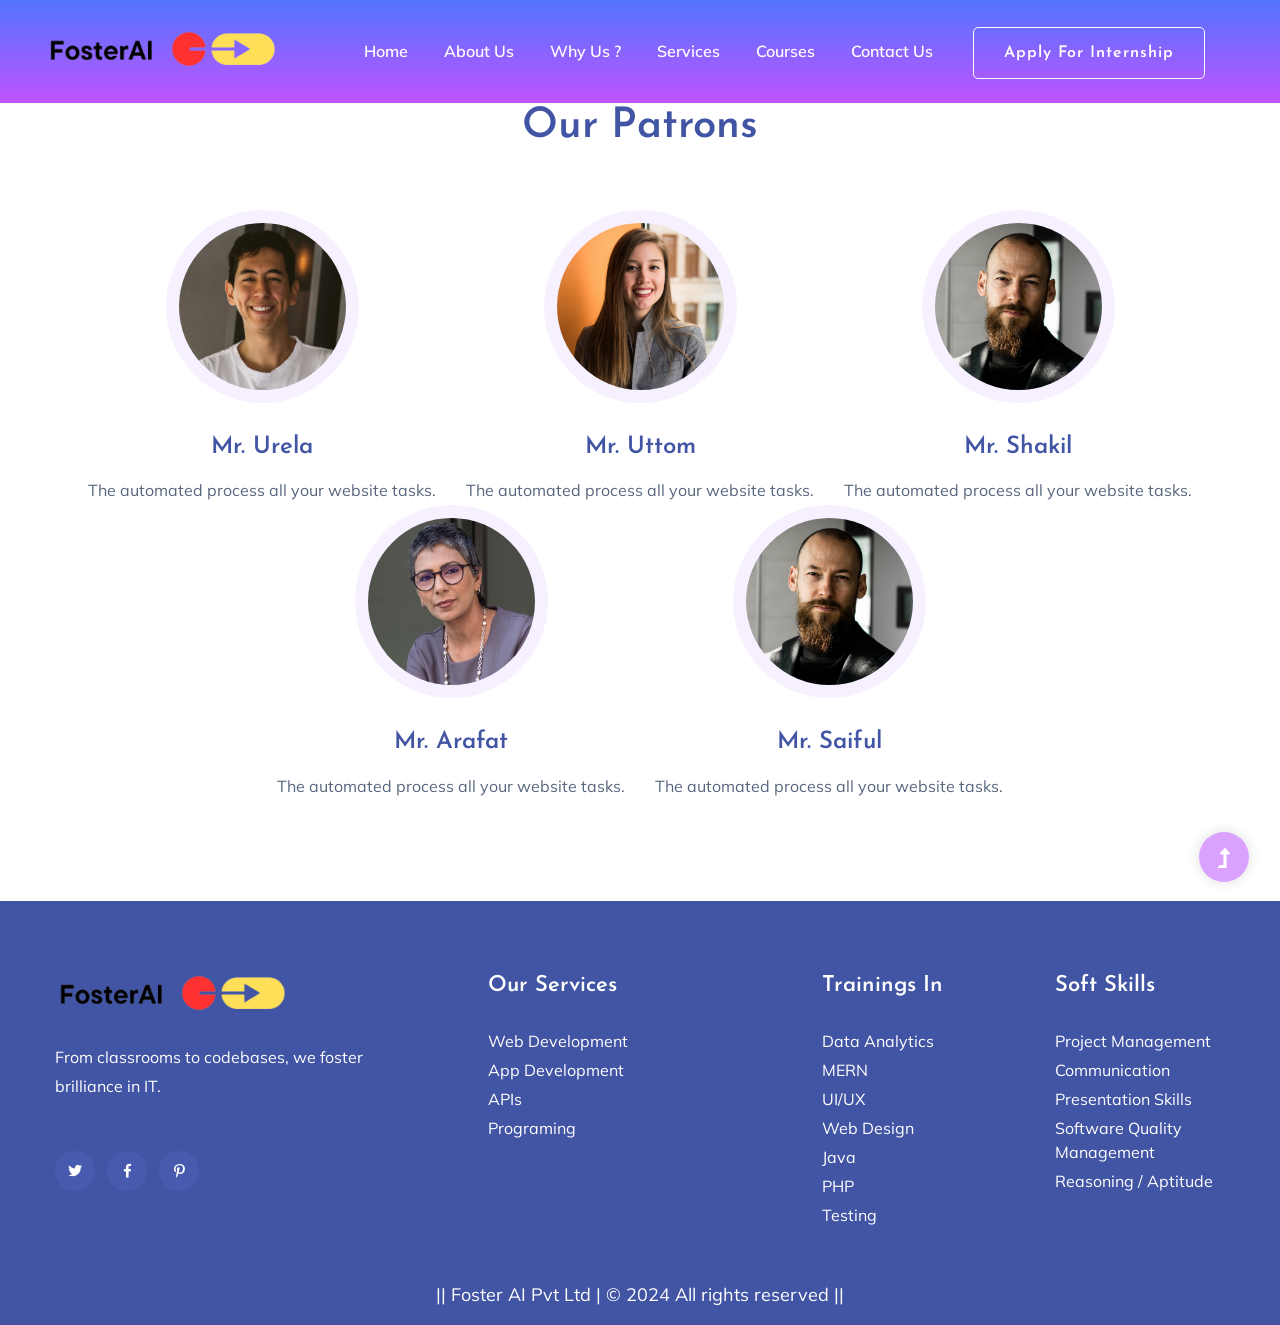
<file: about.html>
<!doctype html>
<html class="no-js" lang="zxx">
<head>
    <meta charset="utf-8">
    <meta http-equiv="x-ua-compatible" content="ie=edge">
    <title>Foster AI</title>
    <meta name="description" content="">
    <meta name="viewport" content="width=device-width, initial-scale=1">
    <link rel="manifest" href="site.webmanifest">
    <link rel="shortcut icon" type="image/x-icon" href="images/icon_logo (2).png">

    <!-- CSS here -->
    <link rel="stylesheet" href="assets/css/bootstrap.min.css">
    <link rel="stylesheet" href="assets/css/owl.carousel.min.css">
    <link rel="stylesheet" href="assets/css/slicknav.css">
    <link rel="stylesheet" href="assets/css/flaticon.css">
    <link rel="stylesheet" href="assets/css/progressbar_barfiller.css">
    <link rel="stylesheet" href="assets/css/gijgo.css">
    <link rel="stylesheet" href="assets/css/animate.min.css">
    <link rel="stylesheet" href="assets/css/animated-headline.css">
    <link rel="stylesheet" href="assets/css/magnific-popup.css">
    <link rel="stylesheet" href="assets/css/fontawesome-all.min.css">
    <link rel="stylesheet" href="assets/css/themify-icons.css">
    <link rel="stylesheet" href="assets/css/slick.css">
    <link rel="stylesheet" href="assets/css/nice-select.css">
    <link rel="stylesheet" href="assets/css/style.css">
    <style>
        #aboutSection{
            margin-top: 12vh;
        }
        
        #head2{
            margin-top: -18vh;
        }
        .left-content1 > div > div >p{
            padding-top: 0px;
            padding-bottom: 0px;
            margin-top: 0px;
            margin-bottom: 0px;

        } 
        .footer-area .footer-tittle ul li {
            margin-bottom: 5px;
        }
    </style>
</head>

<body>
    <!-- ? Preloader Start -->
    <div id="preloader-active">
        <div class="preloader d-flex align-items-center justify-content-center">
            <div class="preloader-inner position-relative">
                <div class="preloader-circle"></div>
                <div class="preloader-img pere-text">
                    <img src="images/preLoadImg.png" alt="">
                </div>
            </div>
        </div>
    </div>
    <!-- Preloader Start -->
    <!-- Header Start -->
    <div class="header-area header-transparent">
        <div class="main-header ">
            <div class="header-bottom  header-sticky sticky-bar" style="background: linear-gradient(to bottom, #5274ff 0%, #c054ff 100%);width: 100%; z-index: 156; position: fixed;">
                <div class="container-fluid">
                    <div class="row align-items-center">
                        <!-- Logo -->
                        <div class="col-xl-2 col-lg-2">
                            <div class="logo">
                                <a href="index.html"><img src="images/logo-removebg-preview.png" height="45em" ></a>
                            </div>
                        </div>
                        <div class="col-xl-10 col-lg-10">
                            <div class="menu-wrapper d-flex align-items-center justify-content-end">
                                <!-- Main-menu -->
                                <div class="main-menu d-none d-lg-block">
                                    <nav>
                                        <ul id="navigation">                                                                                          
                                            <li class="active" ><a href="index.html">Home</a></li>
                                            <li><a href="about.html">About Us</a></li>
                                            <li><a href="Why_us.html">Why Us ?</a></li>
                                            <li><a href="Services.html">Services</a></li>
                                            <li><a href="Courses.html">Courses</a></li>
                                            <li><a href="contact.html">Contact Us</a></li>
                                            <!-- Button -->
                                            <li class="button-header">
                                                <button class="btn btn3 btn-lg" >Apply for Internship </button>
                                            </li>
                                        </ul>
                                    </nav>
                                </div>
                            </div>
                        </div> 
                        <!-- Mobile Menu -->
                        <div class="col-12">
                            <div class="mobile_menu d-block d-lg-none"></div>
                        </div>
                    </div>
                </div>
            </div>
        </div>
    </div>
    <!-- Header End -->
    <main>
        <!-- ? slider Area Start
        <section id="slide_area" class="slider-area slider-area2">
            <div class="slider-active">
               
                <div class="single-slider slider-height2">
                    <div class="container">
                        <div class="row">
                            <div class="col-xl-8 col-lg-11 col-md-12">
                                <div id="head2" class="hero__caption hero__caption2">
                                    <h1 data-animation="bounceIn" data-delay="0.2s" style="font-size: 250%;" >About us</h1>
                                  
                                    <nav aria-label="breadcrumb">
                                        <ol class="breadcrumb" style="margin-top: -4vh;">
                                            <li class="breadcrumb-item"><a href="index.html">Home</a></li>
                                            <li class="breadcrumb-item"><a href="#">about</a></li> 
                                        </ol>
                                    </nav>
                                    
                                </div>
                            </div>
                        </div>
                    </div>          
                </div>
            </div>
        </section> -->

        <!-- <div class="services-area services-area2 section-padding40">
            <div class="container">
                <div class="row justify-content-sm-center">
                    <div class="col-lg-4 col-md-6 col-sm-8">
                        <div class="single-services mb-30">
                            <div class="features-icon">
                                <img src="assets/img/icon/icon1.svg" alt="">
                            </div>
                            <div class="features-caption">
                                <h3>60+ UX courses</h3>
                                <p>The automated process all your website tasks.</p>
                            </div>
                        </div>
                    </div>
                    <div class="col-lg-4 col-md-6 col-sm-8">
                        <div class="single-services mb-30">
                            <div class="features-icon">
                                <img src="assets/img/icon/icon2.svg" alt="">
                            </div>
                            <div class="features-caption">
                                <h3>Expert instructors</h3>
                                <p>The automated process all your website tasks.</p>
                            </div>
                        </div>
                    </div>
                    <div class="col-lg-4 col-md-6 col-sm-8">
                        <div class="single-services mb-30">
                            <div class="features-icon">
                                <img src="assets/img/icon/icon3.svg" alt="">
                            </div>
                            <div class="features-caption">
                                <h3>Life time access</h3>
                                <p>The automated process all your website tasks.</p>
                            </div>
                        </div>
                    </div>
                </div>
            </div>
        </div> -->
        <!--? About Area-1 Start -->
        <!-- <section id="aboutSection" class="about-area1 fix pt-10">
            <div class="support-wrapper align-items-center">
                <div class="left-content1">
                   
                    <div class="right-img">
                        <img src="job_Less.png" />
                       
                    </div>
                </div>
                <div class="right-content1">
                    <div class="about-icon">
                        <img src="assets/img/icon/about.svg" alt="">
                    </div>
                  
                    <div class="section-tittle section-tittle2 mb-55">
                        <div class="front-text">
                            <h2 class="">The Problems :</h2>
                            <p>Lakhs of IT graduates passing out - BTech, BE, BSc IT , MSc IT.</p>
                        </div>
                    </div>
                    <div class="single-features">
                        <div class="features-icon">
                            <img src="assets/img/icon/icons8-finger-50.png" alt="" style="height: 65%;" >
                        </div>
                        <div class="features-caption">
                            <p>Limited job opportunities - 1 job many applicants, preference given to tier 1 - IIT / NIT.</p>
                        </div>
                    </div>
                    <div class="single-features">
                        <div class="features-icon">
                            <img src="assets/img/icon/icons8-finger-50.png" alt="" style="height: 65%;">
                        </div>
                        <div class="features-caption">
                            <p>Campus placements happen only for reputed colleges.</p>
                        </div>
                    </div>

                    <div class="single-features">
                        <div class="features-icon">
                            <img src="assets/img/icon/icons8-finger-50.png" alt="" style="height: 65%;">
                        </div>
                        <div class="features-caption">
                            <p> The backlog syndrome - This year 20000 passouts , 5000 jobs , 15000 backlogs.</p>
                        </div>
                    </div>
                    <div class="single-features">
                        <div class="features-icon">
                            <img src="assets/img/icon/icons8-finger-50.png" alt="" style="height: 65%;">
                        </div>
                        <div class="features-caption">
                            <p>Next year again 22000 pass outs , 7000 jobs , back log previous year 15000+ this year.</p>
                        </div>
                    </div>
                    <div class="single-features">
                        <div class="features-icon">
                            <img src="assets/img/icon/icons8-finger-50.png" alt="" style="height: 65%;">
                        </div>
                        <div class="features-caption">
                            <p> And this keeps adding up, so if you are not employed within 2 year, You will missed the bus.</p>
                        </div>
                    </div>
                </div>
                
            </div>
        </section> -->
        
        
        <!-- <section id="aboutSection" class="about-area1 fix pt-10">
            <div class="support-wrapper align-items-center">
                <div class="left-content1">
                    
                    
                    <div class="section-tittle section-tittle2 mb-55">
                        <div class="front-text">
                            <h2 class="">The Solutions :</h2>
                            <p> <h3>Introducing the Ten Pillars for Success-</h3>
                                Which has changed lives of over a 1000+ Candidates so far</p>
                        </div>
                    </div>
                    <div class="single-features">
                        <div class="features-icon">
                            <img src="assets/img/icon/right-icon.svg" alt="">
                        </div>
                        <div class="features-caption">
                            <p>Professional working space in our modern office at Greater Noida West, work along side more than 100 other peers.</p>
                        </div>
                    </div>
                    <div class="single-features">
                        <div class="features-icon">
                            <img src="assets/img/icon/right-icon.svg" alt="">
                        </div>
                        <div class="features-caption">
                            <p>Cutting Edge Technology , working environment on cloud - Oracle , AWS, Azure, ML/ Computer Vision.</p>
                        </div>
                    </div>

                    <div class="single-features">
                        <div class="features-icon">
                            <img src="assets/img/icon/right-icon.svg" alt="">
                        </div>
                        <div class="features-caption">
                            <p>Soft Skills Training, Communication, Presentation, Reasoning , Problem Solving , Stress Management and Time Management.</p>
                        </div>
                    </div>
                    <div class="single-features">
                        <div class="features-icon">
                            <img src="assets/img/icon/right-icon.svg" alt="">
                        </div>
                        <div class="features-caption">
                            <p>Business Domain knowledge - Insurance, Manufacturing , Telecom, Media, Healthcare.</p>
                        </div>
                    </div>
                    <div class="single-features">
                        <div class="features-icon">
                            <img src="assets/img/icon/right-icon.svg" alt="">
                        </div>
                        <div class="features-caption">
                            <p>Management concepts - Project planning and execution, Status reporting, Daily sprints.</p>
                        </div>
                    </div>

                    <div class="single-features">
                        <div class="features-icon">
                            <img src="assets/img/icon/right-icon.svg" alt="">
                        </div>
                        <div class="features-caption">
                            <p>Reading and understanding data - Analytics , facts and questioning data patterns.</p>
                        </div>
                    </div>
                    <div class="single-features">
                        <div class="features-icon">
                            <img src="assets/img/icon/right-icon.svg" alt="">
                        </div>
                        <div class="features-caption">
                            <p>Customer handling , client site working exposure , client site review meetings.</p>
                        </div>
                    </div>
                    <div class="single-features">
                        <div class="features-icon">
                            <img src="assets/img/icon/right-icon.svg" alt="">
                        </div>
                        <div class="features-caption">
                            <p>Business concepts - Financial terms , Manufacturing principles, HR - all from veterans in industry.</p>
                        </div>
                    </div>
                    <div class="single-features">
                        <div class="features-icon">
                            <img src="assets/img/icon/right-icon.svg" alt="">
                        </div>
                        <div class="features-caption">
                            <p>Basics of Infrastructure Management - Databases / Networking/ Server Sizing / Data Security / Encryption.</p>
                        </div>
                    </div>
                    <div class="single-features">
                        <div class="features-icon">
                            <img src="assets/img/icon/right-icon.svg" alt="">
                        </div>
                        <div class="features-caption">
                            <p>Optimization , scalability and fault tolerance, high availability architectures.</p>
                        </div>
                    </div>
                </div>

                <div class="right-content1">
                   
                    <div class="right-img" style="width:70%; margin-left: 10%;" >
                        
                        <img src="solutopn_job-removebg-preview.png" />
                       
                    </div>
                </div>
            </div>
        </section> -->
        <!-- About Area End -->
        <!--? top subjects Area Start -->
        <!-- <div class="topic-area section-padding40">
            <div class="container">
                <div class="row justify-content-center">
                    <div class="col-xl-7 col-lg-8">
                        <div class="section-tittle text-center mb-55">
                            <h2>Explore top subjects</h2>
                        </div>
                    </div>
                </div>
                <div class="row">
                    <div class="col-lg-3 col-md-4 col-sm-6">
                        <div class="single-topic text-center mb-30">
                            <div class="topic-img">
                                <img src="assets/img/gallery/topic1.png" alt="">
                                <div class="topic-content-box">
                                    <div class="topic-content">
                                        <h3><a href="#">Programing</a></h3>
                                    </div>
                                </div>
                            </div>
                        </div>
                    </div>
                    <div class="col-lg-3 col-md-4 col-sm-6">
                        <div class="single-topic text-center mb-30">
                            <div class="topic-img">
                                <img src="assets/img/gallery/topic2.png" alt="">
                                <div class="topic-content-box">
                                    <div class="topic-content">
                                        <h3><a href="#">Programing</a></h3>
                                    </div>
                                </div>
                            </div>
                        </div>
                    </div>
                    <div class="col-lg-3 col-md-4 col-sm-6">
                        <div class="single-topic text-center mb-30">
                            <div class="topic-img">
                                <img src="assets/img/gallery/topic3.png" alt="">
                                <div class="topic-content-box">
                                    <div class="topic-content">
                                        <h3><a href="#">Programing</a></h3>
                                    </div>
                                </div>
                            </div>
                        </div>
                    </div>
                    <div class="col-lg-3 col-md-4 col-sm-6">
                        <div class="single-topic text-center mb-30">
                            <div class="topic-img">
                                <img src="assets/img/gallery/topic4.png" alt="">
                                <div class="topic-content-box">
                                    <div class="topic-content">
                                        <h3><a href="#">Programing</a></h3>
                                    </div>
                                </div>
                            </div>
                        </div>
                    </div>
                    <div class="col-lg-3 col-md-4 col-sm-6">
                        <div class="single-topic text-center mb-30">
                            <div class="topic-img">
                                <img src="assets/img/gallery/topic5.png" alt="">
                                <div class="topic-content-box">
                                    <div class="topic-content">
                                        <h3><a href="#">Programing</a></h3>
                                    </div>
                                </div>
                            </div>
                        </div>
                    </div>
                    <div class="col-lg-3 col-md-4 col-sm-6">
                        <div class="single-topic text-center mb-30">
                            <div class="topic-img">
                                <img src="assets/img/gallery/topic6.png" alt="">
                                <div class="topic-content-box">
                                    <div class="topic-content">
                                        <h3><a href="#">Programing</a></h3>
                                    </div>
                                </div>
                            </div>
                        </div>
                    </div>
                    <div class="col-lg-3 col-md-4 col-sm-6">
                        <div class="single-topic text-center mb-30">
                            <div class="topic-img">
                                <img src="assets/img/gallery/topic7.png" alt="">
                                <div class="topic-content-box">
                                    <div class="topic-content">
                                        <h3><a href="#">Programing</a></h3>
                                    </div>
                                </div>
                            </div>
                        </div>
                    </div>
                    <div class="col-lg-3 col-md-4 col-sm-6">
                        <div class="single-topic text-center mb-30">
                            <div class="topic-img">
                                <img src="assets/img/gallery/topic8.png" alt="">
                                <div class="topic-content-box">
                                    <div class="topic-content">
                                        <h3><a href="#">Programing</a></h3>
                                    </div>
                                </div>
                            </div>
                        </div>
                    </div>
                </div>
                <div class="row justify-content-center">
                    <div class="col-xl-12">
                        <div class="section-tittle text-center mt-20">
                            <a href="courses.html" class="border-btn">View More Subjects</a>
                        </div>
                    </div>
                </div>
            </div>
        </div> -->
        <!-- top subjects End -->
        <!--? About Area-3 Start -->
        <!-- <section class="about-area3 fix">
            <div class="support-wrapper align-items-center">
                <div class="right-content3">                 
                    <div class="right-img">
                        <img src="assets/img/gallery/about3.png" alt="">
                    </div>
                </div>
                <div class="left-content3">                  
                    <div class="section-tittle section-tittle2 mb-20">
                        <div class="front-text">
                            <h2 class="">Learner outcomes on courses you will take</h2>
                        </div>
                    </div>
                    <div class="single-features">
                        <div class="features-icon">
                            <img src="assets/img/icon/right-icon.svg" alt="">
                        </div>
                        <div class="features-caption">
                            <p>Techniques to engage effectively with vulnerable children and young people.</p>
                        </div>
                    </div>
                    <div class="single-features">
                        <div class="features-icon">
                            <img src="assets/img/icon/right-icon.svg" alt="">
                        </div>
                        <div class="features-caption">
                            <p>Join millions of people from around the world
                            learning together.</p>
                        </div>
                    </div>
                    <div class="single-features">
                        <div class="features-icon">
                            <img src="assets/img/icon/right-icon.svg" alt="">
                        </div>
                        <div class="features-caption">
                            <p>Join millions of people from around the world learning together.
                            Online learning is as easy and natural.</p>
                        </div>
                    </div>
                </div>
            </div>
        </section> -->
        <!-- About Area End -->
        <!--? Team -->
        <section class="team-area section-padding40 fix">
            <div class="container">
                <div class="row justify-content-center">
                    <div class="col-xl-7 col-lg-8">
                        <div class="section-tittle text-center mb-55">
                            <h2>Our Patrons</h2>
                        </div>
                    </div>
                </div>
                <div class="row justify-content-center" > <!-- class="team-active" -->
                    <div class="single-cat text-center">
                        <div class="cat-icon">
                            <img src="assets/img/gallery/team1.png" alt="">
                        </div>
                        <div class="cat-cap">
                            <h5><a href="services.html">Mr. Urela</a></h5>
                            <p>The automated process all your website tasks.</p>
                        </div>
                    </div>
                    <div class="single-cat text-center">
                        <div class="cat-icon">
                            <img src="assets/img/gallery/team2.png" alt="">
                        </div>
                        <div class="cat-cap">
                            <h5><a href="services.html">Mr. Uttom</a></h5>
                            <p>The automated process all your website tasks.</p>
                        </div>
                    </div>
                    <div class="single-cat text-center">
                        <div class="cat-icon">
                            <img src="assets/img/gallery/team3.png" alt="">
                        </div>
                        <div class="cat-cap">
                            <h5><a href="services.html">Mr. Shakil</a></h5>
                            <p>The automated process all your website tasks.</p>
                        </div>
                    </div>
                    <div class="single-cat text-center">
                        <div class="cat-icon">
                            <img src="assets/img/gallery/team4.png" alt="">
                        </div>
                        <div class="cat-cap">
                            <h5><a href="services.html">Mr. Arafat</a></h5>
                            <p>The automated process all your website tasks.</p>
                        </div>
                    </div>
                    <div class="single-cat text-center">
                        <div class="cat-icon">
                            <img src="assets/img/gallery/team3.png" alt="">
                        </div>
                        <div class="cat-cap">
                            <h5><a href="services.html">Mr. saiful</a></h5>
                            <p>The automated process all your website tasks.</p>
                        </div>
                    </div>
                </div>
            </div>
        </section>
        <!-- Services End -->
    </main>
    <footer>
        <div class="footer-wrappper footer-bg">
           <!-- Footer Start-->
           <div class="footer-area" style="padding-top: 8vh;">
               <div class="container">
                   <div class="row justify-content-between">
                       <div class="col-xl-4 col-lg-5 col-md-4 col-sm-6">
                           <div class="single-footer-caption mb-50">
                               <div class="single-footer-caption mb-30">
                                   <!-- logo -->
                                   <div class="footer-logo mb-25">
                                       <a href="index.html"><img src="images/logo-removebg-preview.png" height="45em"  alt=""></a>
                                   </div>
                                   <div class="footer-tittle">
                                       <div class="footer-pera">
                                           <p>From classrooms to codebases, we foster brilliance in IT.</p>
                                       </div>
                                   </div>
                                   <!-- social -->
                                   <div class="footer-social">
                                       <a href="#"><i class="fab fa-twitter"></i></a>
                                       <a href="#"><i class="fab fa-facebook-f"></i></a>
                                       <a href="#"><i class="fab fa-pinterest-p"></i></a>
                                   </div>
                               </div>
                           </div>
                       </div>
                       <div class="col-xl-3 col-lg-4 col-md-4 col-sm-5">
                           <div class="single-footer-caption mb-50">
                               <div class="footer-tittle">
                                   <h4>Our Services</h4>
                                   <ul>
                                       <li><a href="#">Web Development</a></li>
                                       <li><a href="#">App Development</a></li>
                                       <li><a href="#">APIs </a></li>
                                       <li><a href="#">Programing</a></li>                                
                                   </ul>
                               </div>
                           </div>
                       </div>
                       <div class="col-xl-2 col-lg-4 col-md-4 col-sm-6">
                           <div class="single-footer-caption mb-50">
                               <div class="footer-tittle">
                                   <h4>Trainings In</h4>
                                   <ul>
                                       <li><a href="#">Data Analytics</a></li>
                                       <li><a href="#">MERN</a></li>
                                       <li><a href="#">UI/UX</a></li>
                                       <li><a href="#">Web Design</a></li>
                                       <li><a href="#">Java</a></li>
                                       <li><a href="#">PHP</a></li>
                                       <li><a href="#">Testing</a></li>
                                   </ul>
                               </div>
                           </div>
                       </div>
                       <div class="col-xl-2 col-lg-3 col-md-4 col-sm-6">
                           <div class="single-footer-caption mb-50">
                               <div class="footer-tittle">
                                   <h4>Soft Skills</h4>
                                   <ul>
                                       <li><a href="#">Project Management</a></li>
                                       <li><a href="#">Communication</a></li>
                                       <li><a href="#">Presentation Skills</a></li>
                                       <li><a href="#">Software Quality Management</a></li>
                                       <li><a href="#">Reasoning / Aptitude</a></li>
                                   </ul>
                               </div>
                           </div>
                       </div>
                   </div>
               </div>
           </div>
           <!-- footer-bottom area -->
           <div class="footer-bottom-area">
               <div class="container">
                   <div class="footer-border" style="padding: 0px;">
                       <div class="row d-flex align-items-center">
                           <div class="col-xl-12 ">
                               <div class="footer-copy-right text-center">
                                   <p><!-- Link back to Colorlib can't be removed. Template is licensed under CC BY 3.0. -->
                                     || Foster AI Pvt Ltd | &copy; 2024 All rights reserved ||
                                     <!-- Link back to Colorlib can't be removed. Template is licensed under CC BY 3.0. --></p>
                                 </div>
                             </div>
                         </div>
                     </div>
                 </div>
             </div>
             <!-- Footer End-->
         </div>
     </footer> 
  <!-- Scroll Up -->
  <div id="back-top" >
    <a title="Go to Top" href="#"> <i class="fas fa-level-up-alt"></i></a>
</div>

<!-- JS here -->
<script src="./assets/js/vendor/modernizr-3.5.0.min.js"></script>
<!-- Jquery, Popper, Bootstrap -->
<script src="./assets/js/vendor/jquery-1.12.4.min.js"></script>
<script src="./assets/js/popper.min.js"></script>
<script src="./assets/js/bootstrap.min.js"></script>
<!-- Jquery Mobile Menu -->
<script src="./assets/js/jquery.slicknav.min.js"></script>

<!-- Jquery Slick , Owl-Carousel Plugins -->
<script src="./assets/js/owl.carousel.min.js"></script>
<script src="./assets/js/slick.min.js"></script>
<!-- One Page, Animated-HeadLin -->
<script src="./assets/js/wow.min.js"></script>
<script src="./assets/js/animated.headline.js"></script>
<script src="./assets/js/jquery.magnific-popup.js"></script>

<!-- Date Picker -->
<script src="./assets/js/gijgo.min.js"></script>
<!-- Nice-select, sticky -->
<script src="./assets/js/jquery.nice-select.min.js"></script>
<script src="./assets/js/jquery.sticky.js"></script>
<!-- Progress -->
<script src="./assets/js/jquery.barfiller.js"></script>

<!-- counter , waypoint,Hover Direction -->
<script src="./assets/js/jquery.counterup.min.js"></script>
<script src="./assets/js/waypoints.min.js"></script>
<script src="./assets/js/jquery.countdown.min.js"></script>
<script src="./assets/js/hover-direction-snake.min.js"></script>

<!-- contact js -->
<script src="./assets/js/contact.js"></script>
<script src="./assets/js/jquery.form.js"></script>
<script src="./assets/js/jquery.validate.min.js"></script>
<script src="./assets/js/mail-script.js"></script>
<script src="./assets/js/jquery.ajaxchimp.min.js"></script>

<!-- Jquery Plugins, main Jquery -->	
<script src="./assets/js/plugins.js"></script>
<script src="./assets/js/main.js"></script>

</body>
</html>
</file>
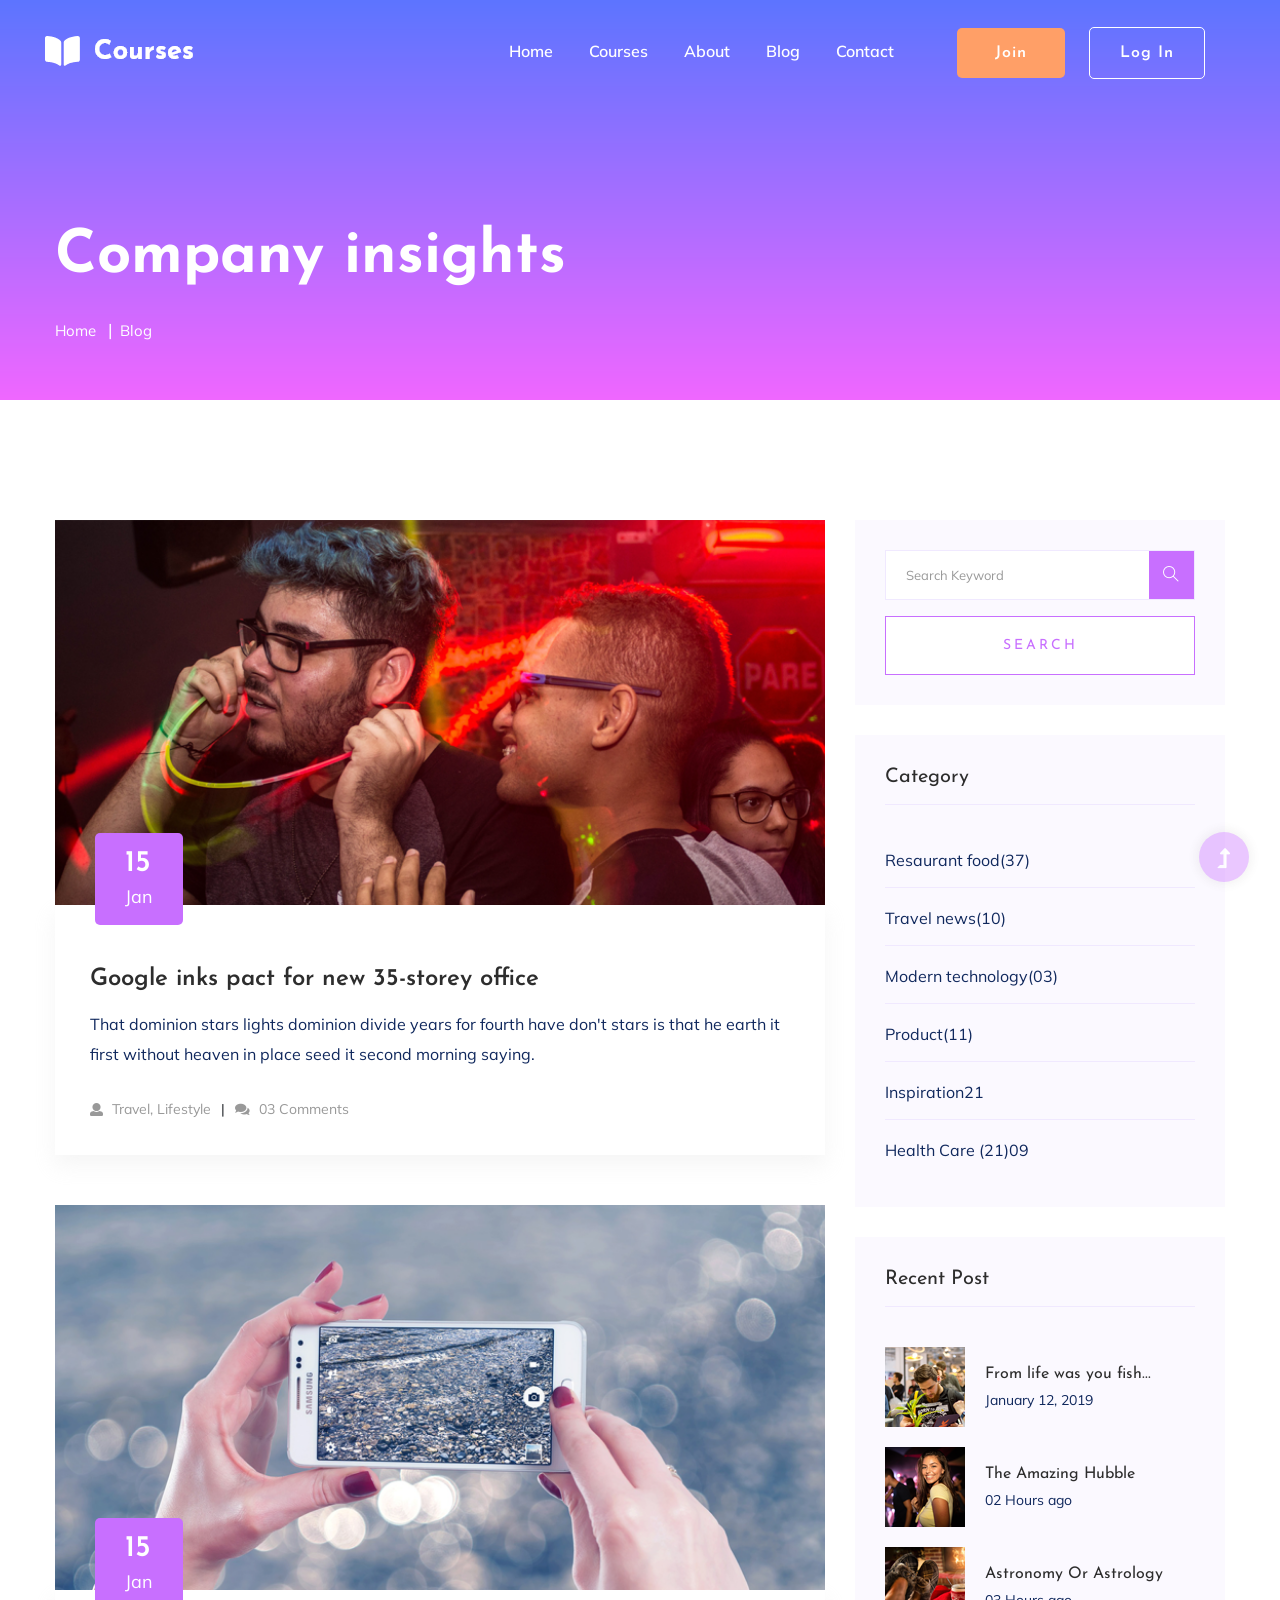
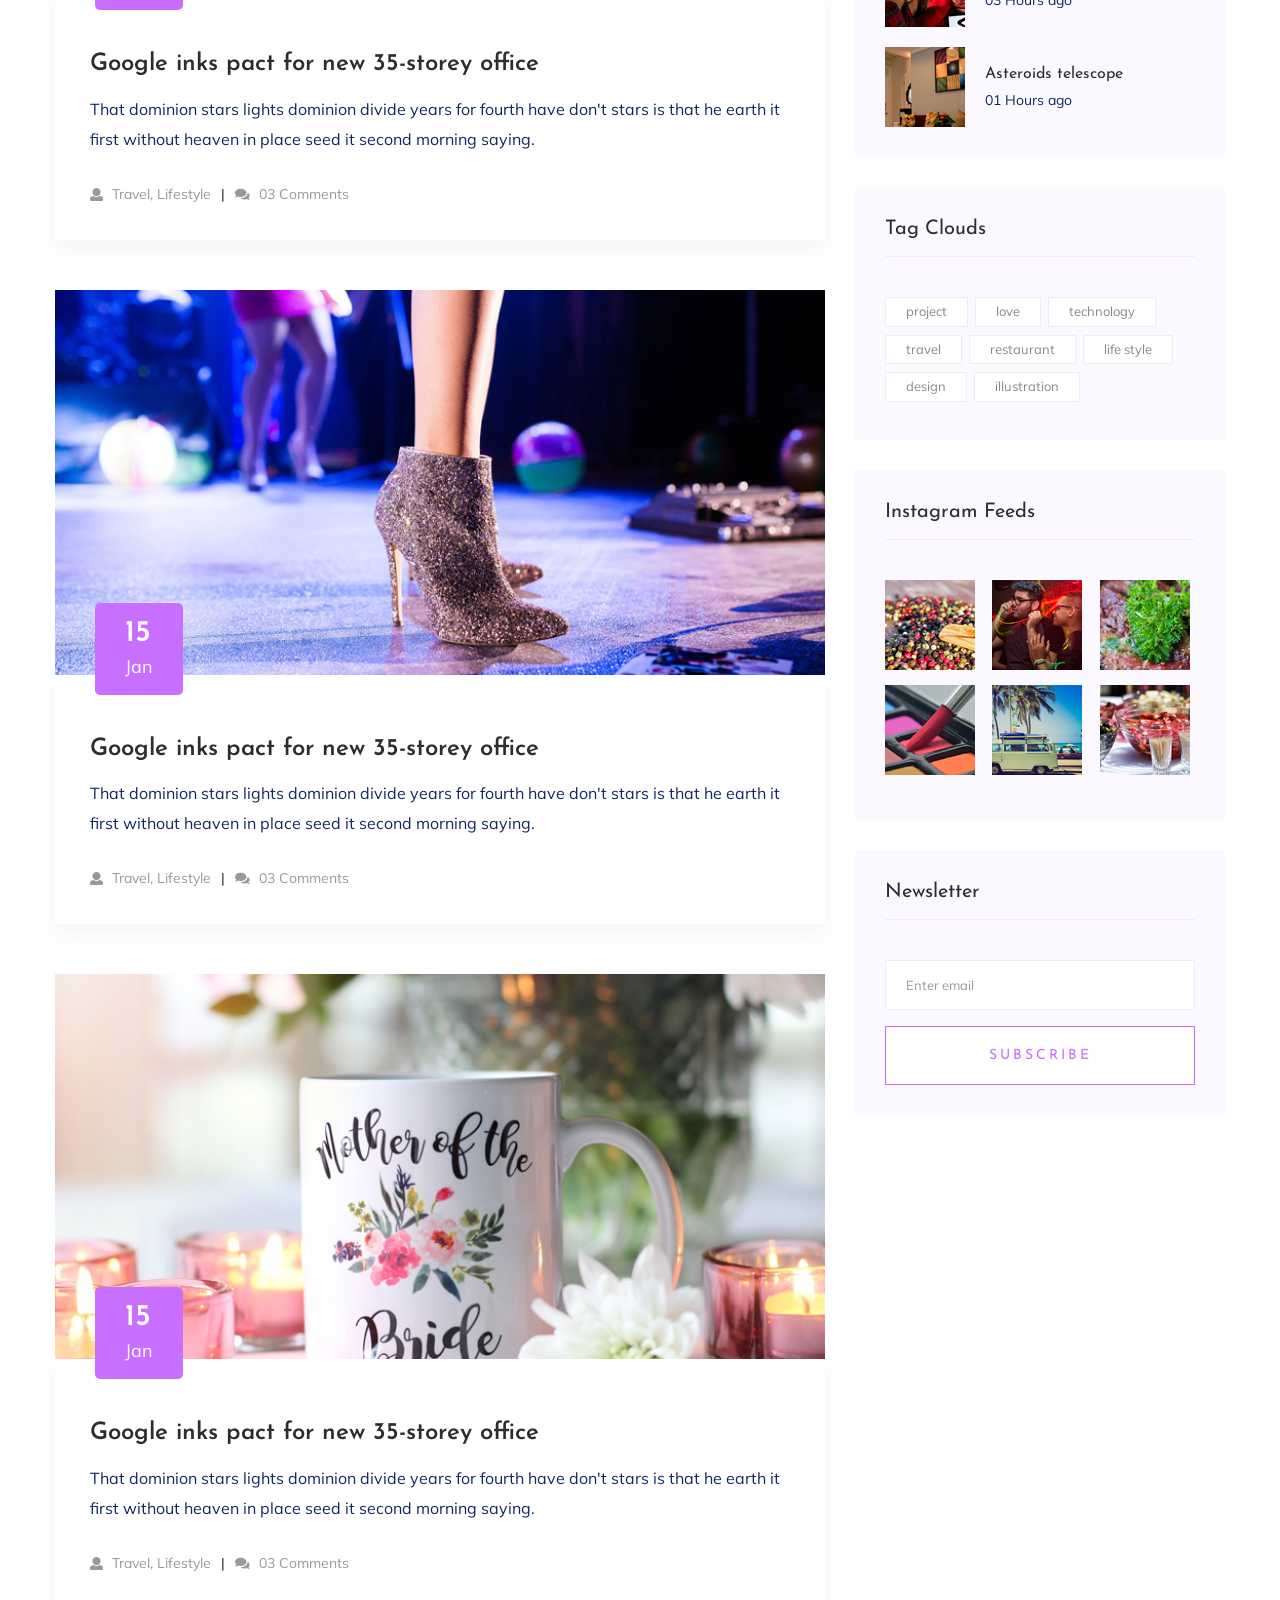
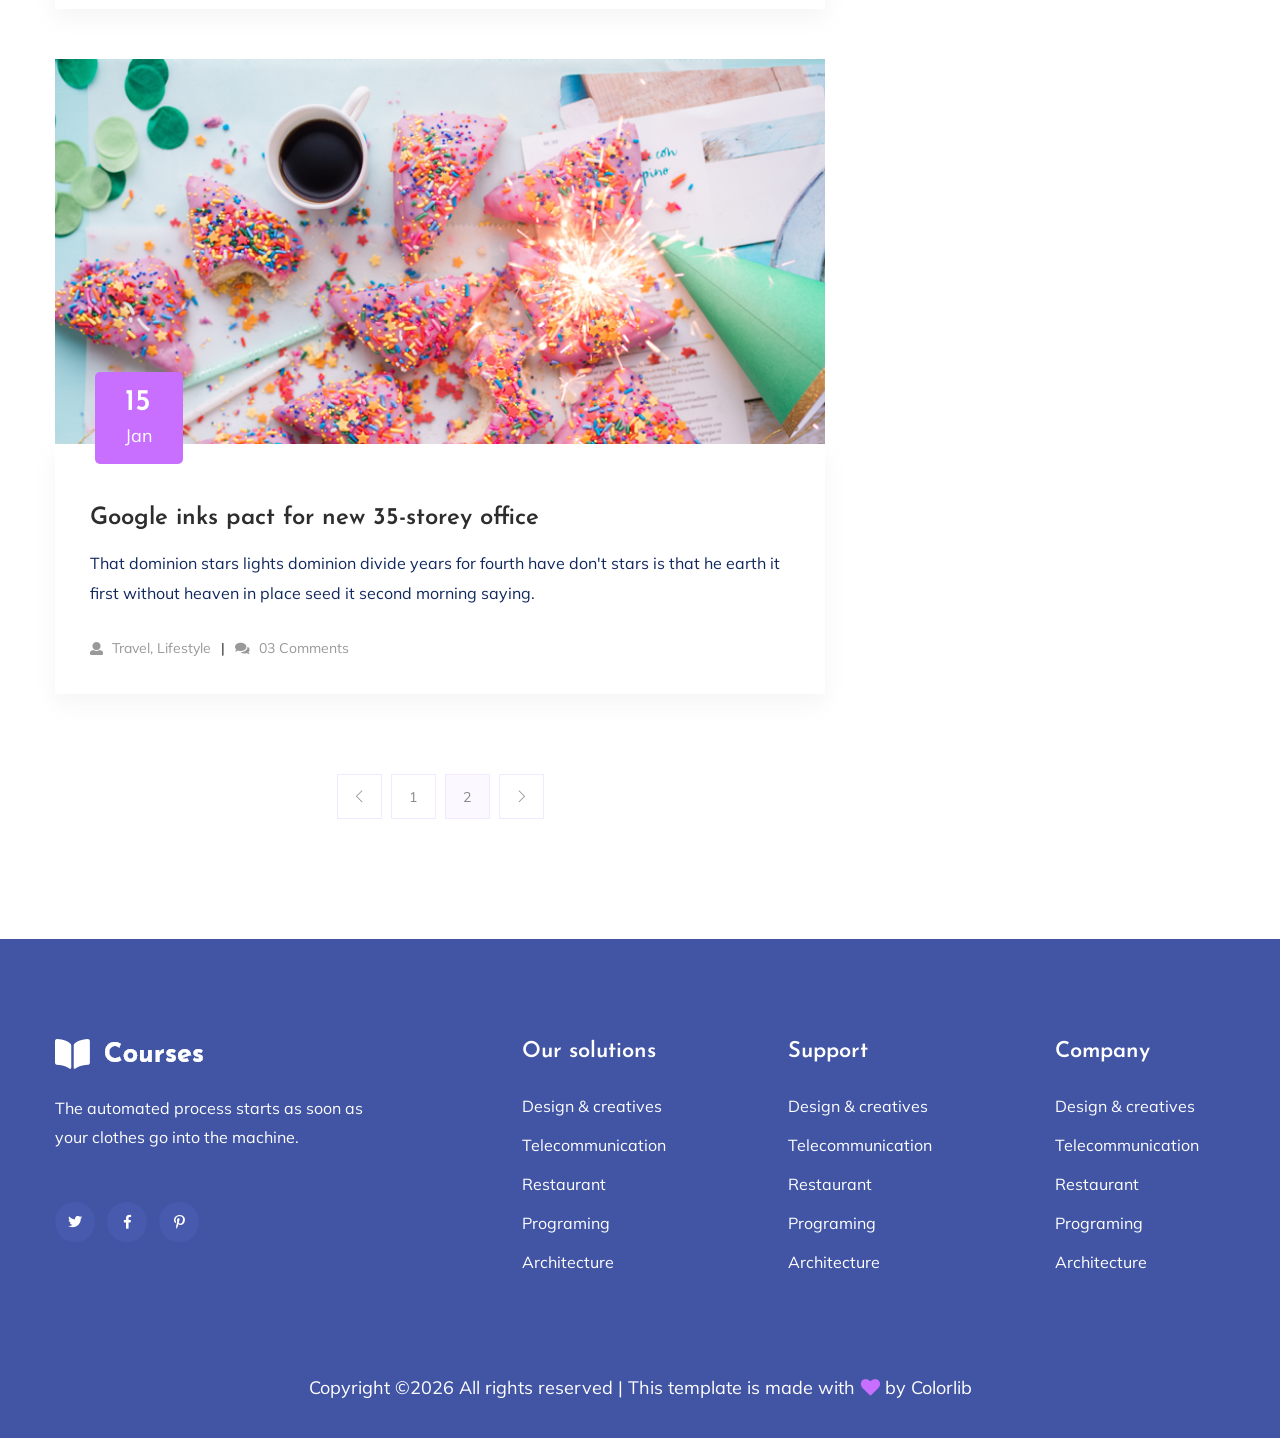
<file: blog.html>
<!doctype html>
<html class="no-js" lang="zxx">
<head>
    <meta charset="utf-8">
    <meta http-equiv="x-ua-compatible" content="ie=edge">
    <title>Courses | Education</title>
    <meta name="description" content="">
    <meta name="viewport" content="width=device-width, initial-scale=1">
    <link rel="shortcut icon" type="image/x-icon" href="assets/img/favicon.ico">

    <!-- CSS here -->
    <link rel="stylesheet" href="assets/css/bootstrap.min.css">
    <link rel="stylesheet" href="assets/css/owl.carousel.min.css">
    <link rel="stylesheet" href="assets/css/slicknav.css">
    <link rel="stylesheet" href="assets/css/animate.min.css">
    <link rel="stylesheet" href="assets/css/hamburgers.min.css">
    <link rel="stylesheet" href="assets/css/magnific-popup.css">
    <link rel="stylesheet" href="assets/css/fontawesome-all.min.css">
    <link rel="stylesheet" href="assets/css/themify-icons.css">
    <link rel="stylesheet" href="assets/css/themify-icons.css">
    <link rel="stylesheet" href="assets/css/slick.css">
    <link rel="stylesheet" href="assets/css/nice-select.css">
    <link rel="stylesheet" href="assets/css/style.css">
    <link rel="stylesheet" href="assets/css/responsive.css">
</head>
<body>
    <!--? Preloader Start -->
    <div id="preloader-active">
        <div class="preloader d-flex align-items-center justify-content-center">
            <div class="preloader-inner position-relative">
                <div class="preloader-circle"></div>
                <div class="preloader-img pere-text">
                    <img src="assets/img/logo/loder.png" alt="">
                </div>
            </div>
        </div>
    </div>
    <!-- Preloader Start -->
    <!-- Header Start -->
    <div class="header-area header-transparent">
        <div class="main-header ">
            <div class="header-bottom  header-sticky">
                <div class="container-fluid">
                    <div class="row align-items-center">
                        <!-- Logo -->
                        <div class="col-xl-2 col-lg-2">
                            <div class="logo">
                                <a href="index.html"><img src="assets/img/logo/logo.png" alt=""></a>
                            </div>
                        </div>
                        <div class="col-xl-10 col-lg-10">
                            <div class="menu-wrapper d-flex align-items-center justify-content-end">
                                <!-- Main-menu -->
                                <div class="main-menu d-none d-lg-block">
                                    <nav>
                                        <ul id="navigation">                                                                                          
                                            <li class="active" ><a href="index.html">Home</a></li>
                                            <li><a href="courses.html">Courses</a></li>
                                            <li><a href="about.html">About</a></li>
                                            <li><a href="#">Blog</a>
                                                <ul class="submenu">
                                                    <li><a href="blog.html">Blog</a></li>
                                                    <li><a href="blog_details.html">Blog Details</a></li>
                                                    <li><a href="elements.html">Element</a></li>
                                                </ul>
                                            </li>
                                            <li><a href="contact.html">Contact</a></li>
                                            <!-- Button -->
                                            <li class="button-header margin-left "><a href="#" class="btn">Join</a></li>
                                            <li class="button-header"><a href="login.html" class="btn btn3">Log in</a></li>
                                        </ul>
                                    </nav>
                                </div>
                            </div>
                        </div> 
                        <!-- Mobile Menu -->
                        <div class="col-12">
                            <div class="mobile_menu d-block d-lg-none"></div>
                        </div>
                    </div>
                </div>
            </div>
        </div>
    </div>
    <!-- Header End -->
    <main>
        <!--? slider Area Start-->
        <section class="slider-area slider-area2">
            <div class="slider-active">
                <!-- Single Slider -->
                <div class="single-slider slider-height2">
                    <div class="container">
                        <div class="row">
                            <div class="col-xl-8 col-lg-11 col-md-12">
                                <div class="hero__caption hero__caption2">
                                    <h1 data-animation="bounceIn" data-delay="0.2s">Company insights</h1>
                                    <!-- breadcrumb Start-->
                                    <nav aria-label="breadcrumb">
                                        <ol class="breadcrumb">
                                            <li class="breadcrumb-item"><a href="index.html">Home</a></li>
                                            <li class="breadcrumb-item"><a href="#">Blog</a></li> 
                                        </ol>
                                    </nav>
                                    <!-- breadcrumb End -->
                                </div>
                            </div>
                        </div>
                    </div>          
                </div>
            </div>
        </section>
        <!--? Blog Area Start-->
        <section class="blog_area section-padding">
            <div class="container">
                <div class="row">
                    <div class="col-lg-8 mb-5 mb-lg-0">
                        <div class="blog_left_sidebar">
                            <article class="blog_item">
                                <div class="blog_item_img">
                                    <img class="card-img rounded-0" src="assets/img/blog/single_blog_1.png" alt="">
                                    <a href="#" class="blog_item_date">
                                        <h3>15</h3>
                                        <p>Jan</p>
                                    </a>
                                </div>
                                <div class="blog_details">
                                    <a class="d-inline-block" href="blog_details.html">
                                        <h2 class="blog-head" style="color: #2d2d2d;">Google inks pact for new 35-storey office</h2>
                                    </a>
                                    <p>That dominion stars lights dominion divide years for fourth have don't stars is that
                                    he earth it first without heaven in place seed it second morning saying.</p>
                                    <ul class="blog-info-link">
                                        <li><a href="#"><i class="fa fa-user"></i> Travel, Lifestyle</a></li>
                                        <li><a href="#"><i class="fa fa-comments"></i> 03 Comments</a></li>
                                    </ul>
                                </div>
                            </article>
                            <article class="blog_item">
                                <div class="blog_item_img">
                                    <img class="card-img rounded-0" src="assets/img/blog/single_blog_2.png" alt="">
                                    <a href="#" class="blog_item_date">
                                        <h3>15</h3>
                                        <p>Jan</p>
                                    </a>
                                </div>
                                <div class="blog_details">
                                    <a class="d-inline-block" href="blog_details.html">
                                        <h2 class="blog-head" style="color: #2d2d2d;">Google inks pact for new 35-storey office</h2>
                                    </a>
                                    <p>That dominion stars lights dominion divide years for fourth have don't stars is that
                                    he earth it first without heaven in place seed it second morning saying.</p>
                                    <ul class="blog-info-link">
                                        <li><a href="#"><i class="fa fa-user"></i> Travel, Lifestyle</a></li>
                                        <li><a href="#"><i class="fa fa-comments"></i> 03 Comments</a></li>
                                    </ul>
                                </div>
                            </article>
                            <article class="blog_item">
                                <div class="blog_item_img">
                                    <img class="card-img rounded-0" src="assets/img/blog/single_blog_3.png" alt="">
                                    <a href="#" class="blog_item_date">
                                        <h3>15</h3>
                                        <p>Jan</p>
                                    </a>
                                </div>
                                <div class="blog_details">
                                    <a class="d-inline-block" href="blog_details.html">
                                        <h2 class="blog-head" style="color: #2d2d2d;">Google inks pact for new 35-storey office</h2>
                                    </a>
                                    <p>That dominion stars lights dominion divide years for fourth have don't stars is that
                                    he earth it first without heaven in place seed it second morning saying.</p>
                                    <ul class="blog-info-link">
                                        <li><a href="#"><i class="fa fa-user"></i> Travel, Lifestyle</a></li>
                                        <li><a href="#"><i class="fa fa-comments"></i> 03 Comments</a></li>
                                    </ul>
                                </div>
                            </article>
                            <article class="blog_item">
                                <div class="blog_item_img">
                                    <img class="card-img rounded-0" src="assets/img/blog/single_blog_4.png" alt="">
                                    <a href="#" class="blog_item_date">
                                        <h3>15</h3>
                                        <p>Jan</p>
                                    </a>
                                </div>
                                <div class="blog_details">
                                    <a class="d-inline-block" href="blog_details.html">
                                        <h2 class="blog-head" style="color: #2d2d2d;">Google inks pact for new 35-storey office</h2>
                                    </a>
                                    <p>That dominion stars lights dominion divide years for fourth have don't stars is that
                                    he earth it first without heaven in place seed it second morning saying.</p>
                                    <ul class="blog-info-link">
                                        <li><a href="#"><i class="fa fa-user"></i> Travel, Lifestyle</a></li>
                                        <li><a href="#"><i class="fa fa-comments"></i> 03 Comments</a></li>
                                    </ul>
                                </div>
                            </article>
                            <article class="blog_item">
                                <div class="blog_item_img">
                                    <img class="card-img rounded-0" src="assets/img/blog/single_blog_5.png" alt="">
                                    <a href="#" class="blog_item_date">
                                        <h3>15</h3>
                                        <p>Jan</p>
                                    </a>
                                </div>
                                <div class="blog_details">
                                    <a class="d-inline-block" href="blog_details.html">
                                        <h2 class="blog-head" style="color: #2d2d2d;">Google inks pact for new 35-storey office</h2>
                                    </a>
                                    <p>That dominion stars lights dominion divide years for fourth have don't stars is that
                                    he earth it first without heaven in place seed it second morning saying.</p>
                                    <ul class="blog-info-link">
                                        <li><a href="#"><i class="fa fa-user"></i> Travel, Lifestyle</a></li>
                                        <li><a href="#"><i class="fa fa-comments"></i> 03 Comments</a></li>
                                    </ul>
                                </div>
                            </article>
                            <nav class="blog-pagination justify-content-center d-flex">
                                <ul class="pagination">
                                    <li class="page-item">
                                        <a href="#" class="page-link" aria-label="Previous">
                                            <i class="ti-angle-left"></i>
                                        </a>
                                    </li>
                                    <li class="page-item">
                                        <a href="#" class="page-link">1</a>
                                    </li>
                                    <li class="page-item active">
                                        <a href="#" class="page-link">2</a>
                                    </li>
                                    <li class="page-item">
                                        <a href="#" class="page-link" aria-label="Next">
                                            <i class="ti-angle-right"></i>
                                        </a>
                                    </li>
                                </ul>
                            </nav>
                        </div>
                    </div>
                    <div class="col-lg-4">
                        <div class="blog_right_sidebar">
                            <aside class="single_sidebar_widget search_widget">
                                <form action="#">
                                    <div class="form-group">
                                        <div class="input-group mb-3">
                                            <input type="text" class="form-control" placeholder='Search Keyword'
                                            onfocus="this.placeholder = ''"
                                            onblur="this.placeholder = 'Search Keyword'">
                                            <div class="input-group-append">
                                                <button class="btns" type="button"><i class="ti-search"></i></button>
                                            </div>
                                        </div>
                                    </div>
                                    <button class="button rounded-0 primary-bg text-white w-100 btn_1 boxed-btn"
                                    type="submit">Search</button>
                                </form>
                            </aside>
                            <aside class="single_sidebar_widget post_category_widget">
                                <h4 class="widget_title" style="color: #2d2d2d;">Category</h4>
                                <ul class="list cat-list">
                                    <li>
                                        <a href="#" class="d-flex">
                                            <p>Resaurant food</p>
                                            <p>(37)</p>
                                        </a>
                                    </li>
                                    <li>
                                        <a href="#" class="d-flex">
                                            <p>Travel news</p>
                                            <p>(10)</p>
                                        </a>
                                    </li>
                                    <li>
                                        <a href="#" class="d-flex">
                                            <p>Modern technology</p>
                                            <p>(03)</p>
                                        </a>
                                    </li>
                                    <li>
                                        <a href="#" class="d-flex">
                                            <p>Product</p>
                                            <p>(11)</p>
                                        </a>
                                    </li>
                                    <li>
                                        <a href="#" class="d-flex">
                                            <p>Inspiration</p>
                                            <p>21</p>
                                        </a>
                                    </li>
                                    <li>
                                        <a href="#" class="d-flex">
                                            <p>Health Care (21)</p>
                                            <p>09</p>
                                        </a>
                                    </li>
                                </ul>
                            </aside>
                            <aside class="single_sidebar_widget popular_post_widget">
                                <h3 class="widget_title" style="color: #2d2d2d;">Recent Post</h3>
                                <div class="media post_item">
                                    <img src="assets/img/post/post_1.png" alt="post">
                                    <div class="media-body">
                                        <a href="blog_details.html">
                                            <h3 style="color: #2d2d2d;">From life was you fish...</h3>
                                        </a>
                                        <p>January 12, 2019</p>
                                    </div>
                                </div>
                                <div class="media post_item">
                                    <img src="assets/img/post/post_2.png" alt="post">
                                    <div class="media-body">
                                        <a href="blog_details.html">
                                            <h3 style="color: #2d2d2d;">The Amazing Hubble</h3>
                                        </a>
                                        <p>02 Hours ago</p>
                                    </div>
                                </div>
                                <div class="media post_item">
                                    <img src="assets/img/post/post_3.png" alt="post">
                                    <div class="media-body">
                                        <a href="blog_details.html">
                                            <h3 style="color: #2d2d2d;">Astronomy Or Astrology</h3>
                                        </a>
                                        <p>03 Hours ago</p>
                                    </div>
                                </div>
                                <div class="media post_item">
                                    <img src="assets/img/post/post_4.png" alt="post">
                                    <div class="media-body">
                                        <a href="blog_details.html">
                                            <h3 style="color: #2d2d2d;">Asteroids telescope</h3>
                                        </a>
                                        <p>01 Hours ago</p>
                                    </div>
                                </div>
                            </aside>
                            <aside class="single_sidebar_widget tag_cloud_widget">
                                <h4 class="widget_title" style="color: #2d2d2d;">Tag Clouds</h4>
                                <ul class="list">
                                    <li>
                                        <a href="#">project</a>
                                    </li>
                                    <li>
                                        <a href="#">love</a>
                                    </li>
                                    <li>
                                        <a href="#">technology</a>
                                    </li>
                                    <li>
                                        <a href="#">travel</a>
                                    </li>
                                    <li>
                                        <a href="#">restaurant</a>
                                    </li>
                                    <li>
                                        <a href="#">life style</a>
                                    </li>
                                    <li>
                                        <a href="#">design</a>
                                    </li>
                                    <li>
                                        <a href="#">illustration</a>
                                    </li>
                                </ul>
                            </aside>

                            <aside class="single_sidebar_widget instagram_feeds">
                                <h4 class="widget_title" style="color: #2d2d2d;">Instagram Feeds</h4>
                                <ul class="instagram_row flex-wrap">
                                    <li>
                                        <a href="#">
                                            <img class="img-fluid" src="assets/img/post/post_5.png" alt="">
                                        </a>
                                    </li>
                                    <li>
                                        <a href="#">
                                            <img class="img-fluid" src="assets/img/post/post_6.png" alt="">
                                        </a>
                                    </li>
                                    <li>
                                        <a href="#">
                                            <img class="img-fluid" src="assets/img/post/post_7.png" alt="">
                                        </a>
                                    </li>
                                    <li>
                                        <a href="#">
                                            <img class="img-fluid" src="assets/img/post/post_8.png" alt="">
                                        </a>
                                    </li>
                                    <li>
                                        <a href="#">
                                            <img class="img-fluid" src="assets/img/post/post_9.png" alt="">
                                        </a>
                                    </li>
                                    <li>
                                        <a href="#">
                                            <img class="img-fluid" src="assets/img/post/post_10.png" alt="">
                                        </a>
                                    </li>
                                </ul>
                            </aside>
                            <aside class="single_sidebar_widget newsletter_widget">
                                <h4 class="widget_title" style="color: #2d2d2d;">Newsletter</h4>
                                <form action="#">
                                    <div class="form-group">
                                        <input type="email" class="form-control" onfocus="this.placeholder = ''"
                                        onblur="this.placeholder = 'Enter email'" placeholder='Enter email' required>
                                    </div>
                                    <button class="button rounded-0 primary-bg text-white w-100 btn_1 boxed-btn"
                                    type="submit">Subscribe</button>
                                </form>
                            </aside>
                        </div>
                    </div>
                </div>
            </div>
        </section>
        <!-- Blog Area End -->
    </main>
    <footer>
        <div class="footer-wrappper footer-bg">
           <!-- Footer Start-->
           <div class="footer-area footer-padding">
               <div class="container">
                   <div class="row justify-content-between">
                       <div class="col-xl-4 col-lg-5 col-md-4 col-sm-6">
                           <div class="single-footer-caption mb-50">
                               <div class="single-footer-caption mb-30">
                                   <!-- logo -->
                                   <div class="footer-logo mb-25">
                                       <a href="index.html"><img src="assets/img/logo/logo2_footer.png" alt=""></a>
                                   </div>
                                   <div class="footer-tittle">
                                       <div class="footer-pera">
                                           <p>The automated process starts as soon as your clothes go into the machine.</p>
                                       </div>
                                   </div>
                                   <!-- social -->
                                   <div class="footer-social">
                                       <a href="#"><i class="fab fa-twitter"></i></a>
                                       <a href="https://bit.ly/sai4ull"><i class="fab fa-facebook-f"></i></a>
                                       <a href="#"><i class="fab fa-pinterest-p"></i></a>
                                   </div>
                               </div>
                           </div>
                       </div>
                       <div class="col-xl-2 col-lg-3 col-md-4 col-sm-5">
                           <div class="single-footer-caption mb-50">
                               <div class="footer-tittle">
                                   <h4>Our solutions</h4>
                                   <ul>
                                       <li><a href="#">Design & creatives</a></li>
                                       <li><a href="#">Telecommunication</a></li>
                                       <li><a href="#">Restaurant</a></li>
                                       <li><a href="#">Programing</a></li>
                                       <li><a href="#">Architecture</a></li>
                                   </ul>
                               </div>
                           </div>
                       </div>
                       <div class="col-xl-2 col-lg-4 col-md-4 col-sm-6">
                           <div class="single-footer-caption mb-50">
                               <div class="footer-tittle">
                                   <h4>Support</h4>
                                   <ul>
                                       <li><a href="#">Design & creatives</a></li>
                                       <li><a href="#">Telecommunication</a></li>
                                       <li><a href="#">Restaurant</a></li>
                                       <li><a href="#">Programing</a></li>
                                       <li><a href="#">Architecture</a></li>
                                   </ul>
                               </div>
                           </div>
                       </div>
                       <div class="col-xl-2 col-lg-3 col-md-4 col-sm-6">
                           <div class="single-footer-caption mb-50">
                               <div class="footer-tittle">
                                   <h4>Company</h4>
                                   <ul>
                                       <li><a href="#">Design & creatives</a></li>
                                       <li><a href="#">Telecommunication</a></li>
                                       <li><a href="#">Restaurant</a></li>
                                       <li><a href="#">Programing</a></li>
                                       <li><a href="#">Architecture</a></li>
                                   </ul>
                               </div>
                           </div>
                       </div>
                   </div>
               </div>
           </div>
           <!-- footer-bottom area -->
           <div class="footer-bottom-area">
               <div class="container">
                   <div class="footer-border">
                       <div class="row d-flex align-items-center">
                           <div class="col-xl-12 ">
                               <div class="footer-copy-right text-center">
                                   <p><!-- Link back to Colorlib can't be removed. Template is licensed under CC BY 3.0. -->
                                      Copyright &copy;<script>document.write(new Date().getFullYear());</script> All rights reserved | This template is made with <i class="fa fa-heart" aria-hidden="true"></i> by <a href="https://colorlib.com" target="_blank">Colorlib</a>
                                      <!-- Link back to Colorlib can't be removed. Template is licensed under CC BY 3.0. --></p>
                                  </div>
                              </div>
                          </div>
                      </div>
                  </div>
              </div>
              <!-- Footer End-->
          </div>
      </footer> 
      
      <!-- Scroll Up -->
      <div id="back-top" >
        <a title="Go to Top" href="#"> <i class="fas fa-level-up-alt"></i></a>
    </div>
    <!-- JS here -->

    <script src="./assets/js/vendor/modernizr-3.5.0.min.js"></script>
    <!-- Jquery, Popper, Bootstrap -->
    <script src="./assets/js/vendor/jquery-1.12.4.min.js"></script>
    <script src="./assets/js/popper.min.js"></script>
    <script src="./assets/js/bootstrap.min.js"></script>
    <!-- Jquery Mobile Menu -->
    <script src="./assets/js/jquery.slicknav.min.js"></script>

    <!-- Jquery Slick , Owl-Carousel Plugins -->
    <script src="./assets/js/owl.carousel.min.js"></script>
    <script src="./assets/js/slick.min.js"></script>
    <!-- One Page, Animated-HeadLin -->
    <script src="./assets/js/wow.min.js"></script>
    <script src="./assets/js/animated.headline.js"></script>
    <script src="./assets/js/jquery.magnific-popup.js"></script>

    <!-- Date Picker -->
    <script src="./assets/js/gijgo.min.js"></script>
    <!-- Nice-select, sticky -->
    <script src="./assets/js/jquery.nice-select.min.js"></script>
    <script src="./assets/js/jquery.sticky.js"></script>
    
    <!-- counter , waypoint,Hover Direction -->
    <script src="./assets/js/jquery.counterup.min.js"></script>
    <script src="./assets/js/waypoints.min.js"></script>
    <script src="./assets/js/jquery.countdown.min.js"></script>
    <script src="./assets/js/hover-direction-snake.min.js"></script>

    <!-- contact js -->
    <script src="./assets/js/contact.js"></script>
    <script src="./assets/js/jquery.form.js"></script>
    <script src="./assets/js/jquery.validate.min.js"></script>
    <script src="./assets/js/mail-script.js"></script>
    <script src="./assets/js/jquery.ajaxchimp.min.js"></script>
    
    <!-- Jquery Plugins, main Jquery -->	
    <script src="./assets/js/plugins.js"></script>
    <script src="./assets/js/main.js"></script>
    
</body>
</html>
</file>
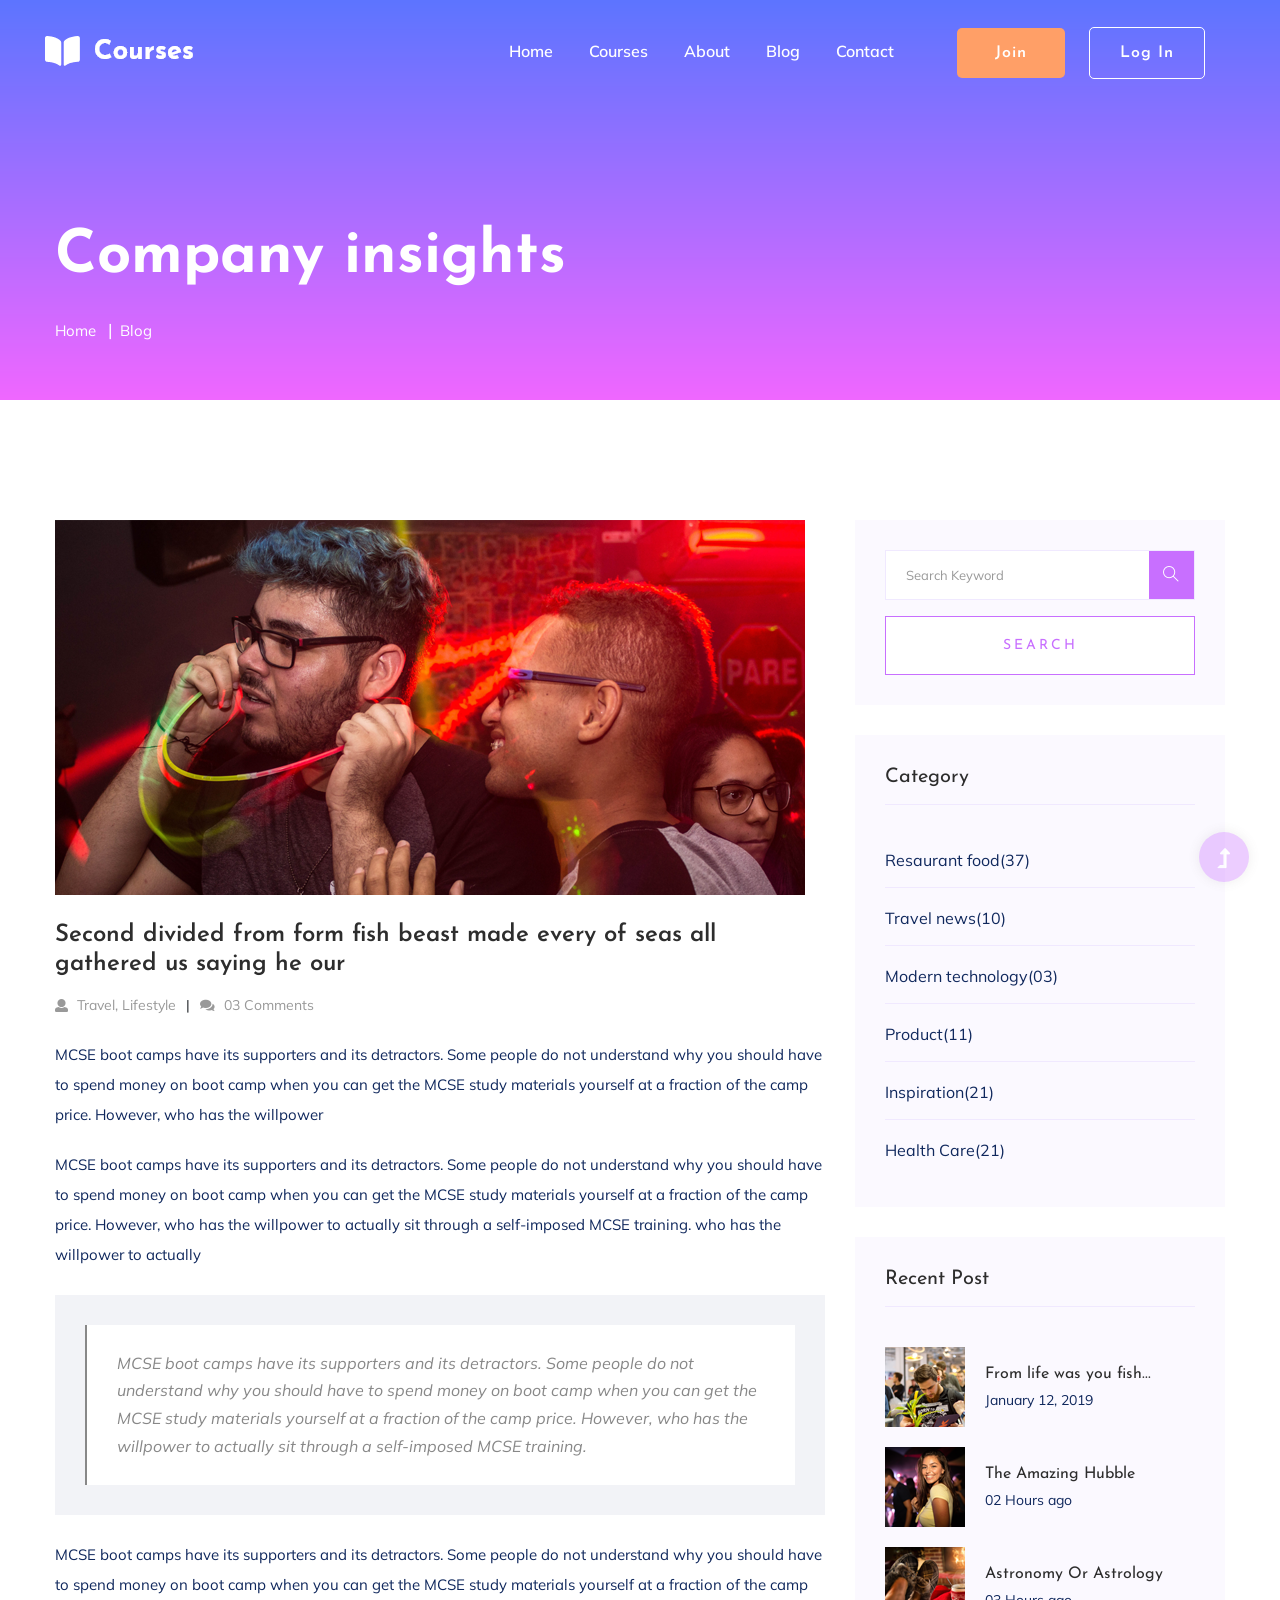
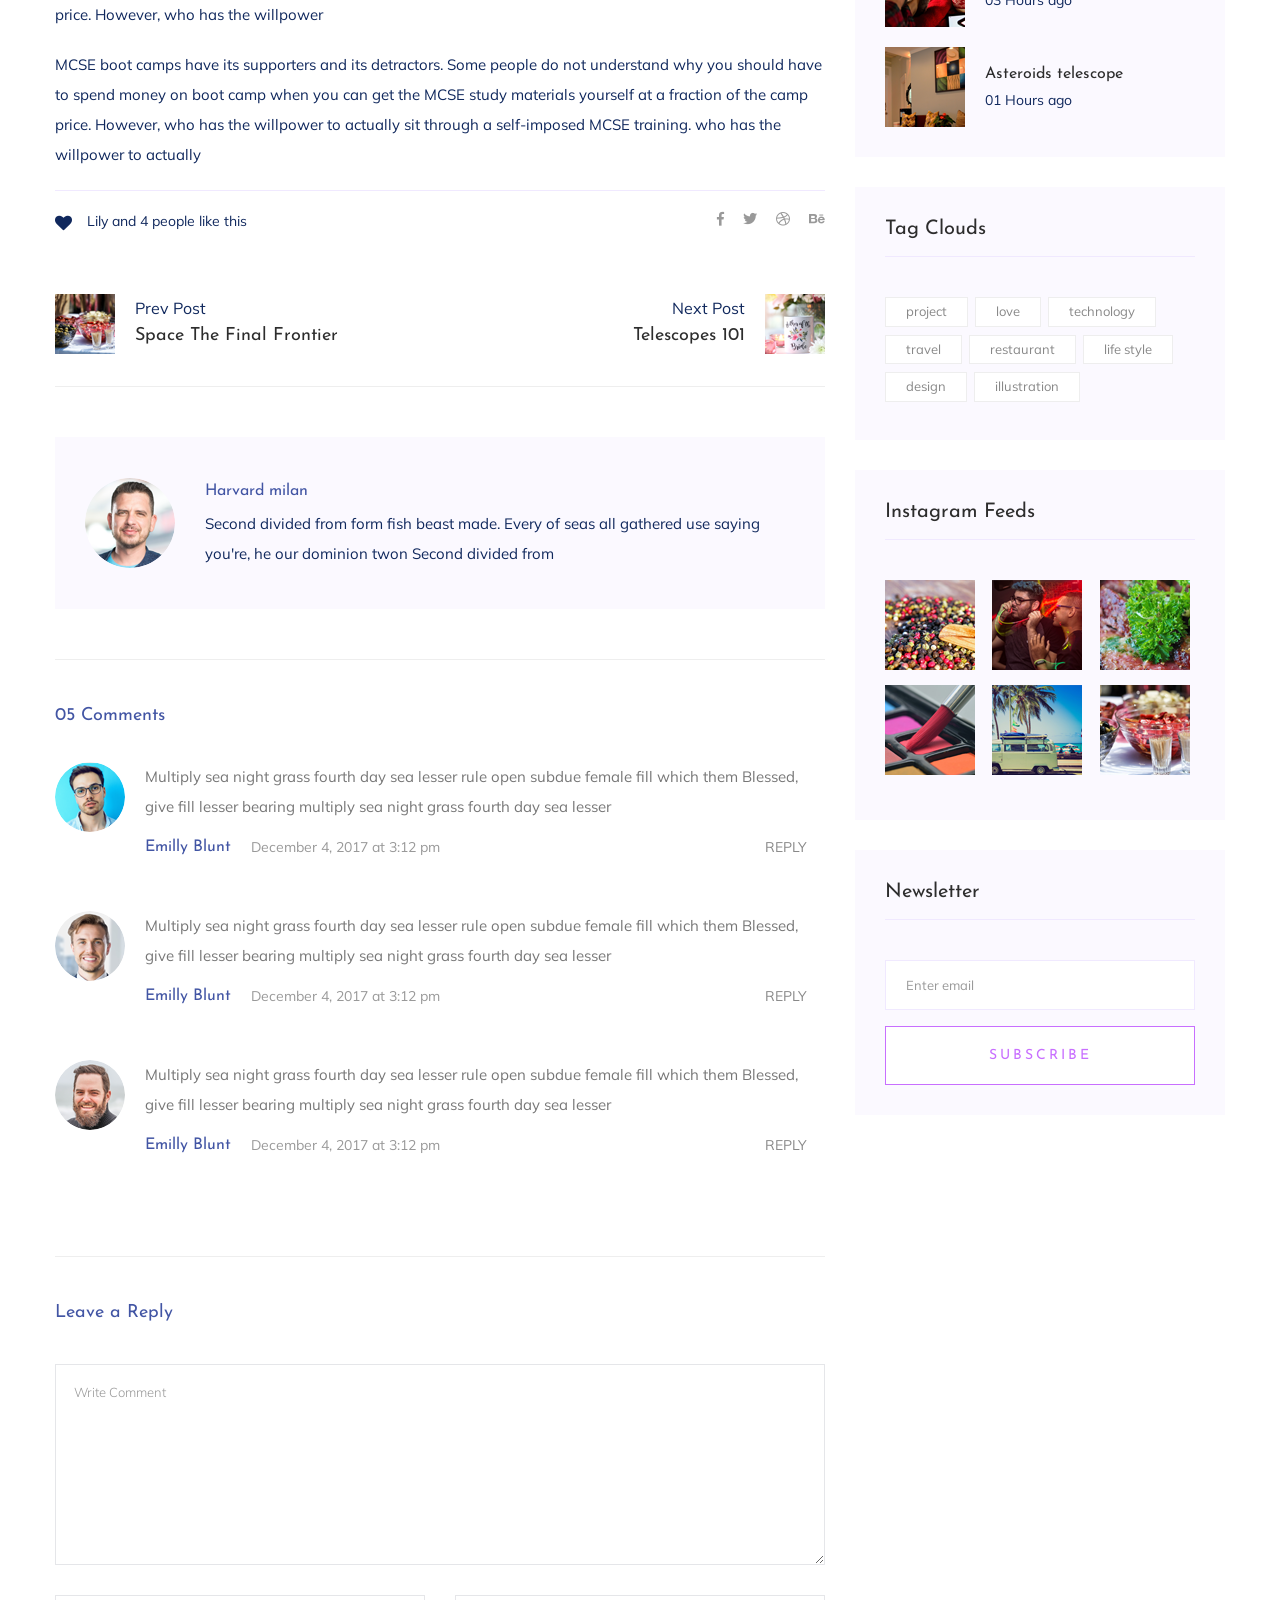
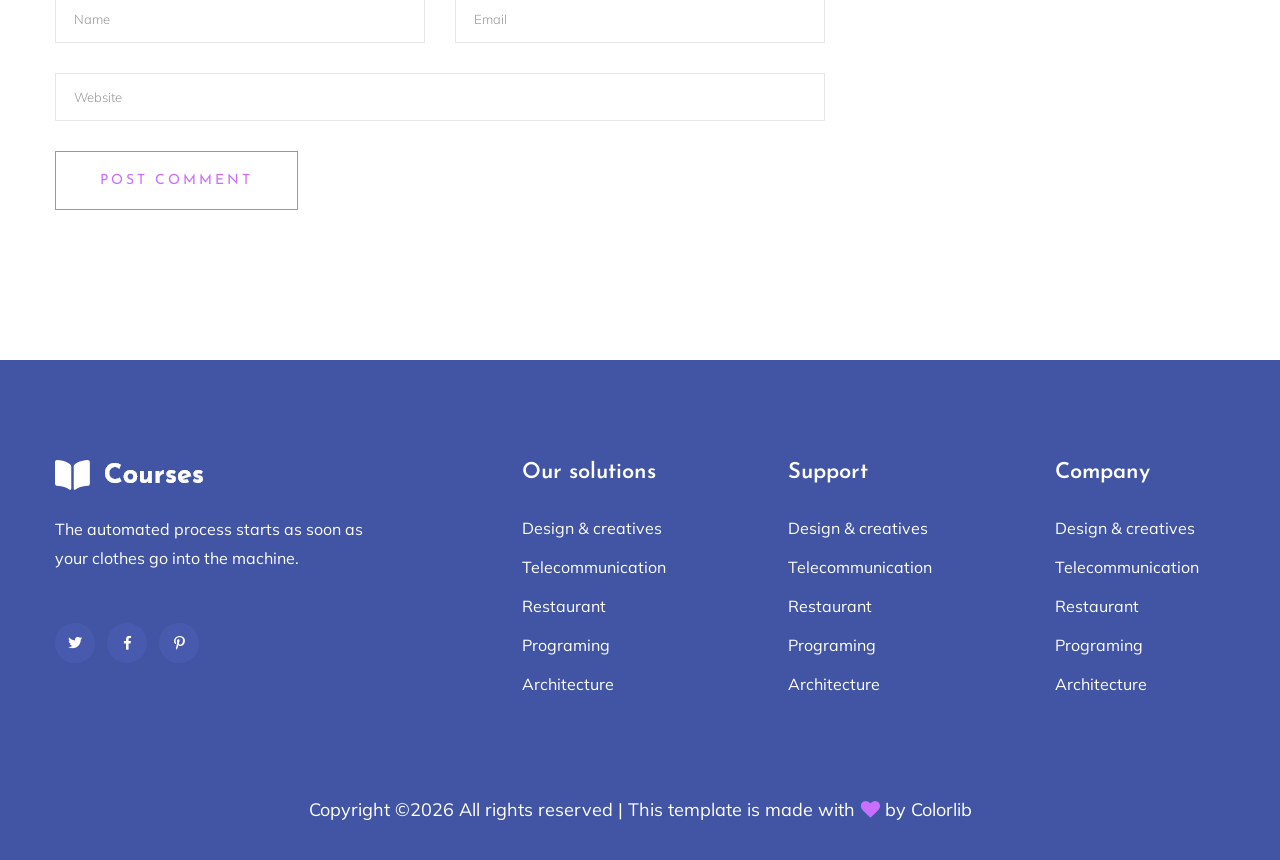
<file: blog_details.html>
<!doctype html>
<html class="no-js" lang="zxx">
<head>
   <meta charset="utf-8">
   <meta http-equiv="x-ua-compatible" content="ie=edge">
   <title>Courses | Education</title>
   <meta name="description" content="">
   <meta name="viewport" content="width=device-width, initial-scale=1">
   <link rel="shortcut icon" type="image/x-icon" href="assets/img/favicon.ico">

   <!-- CSS here -->
   <link rel="stylesheet" href="assets/css/bootstrap.min.css">
   <link rel="stylesheet" href="assets/css/owl.carousel.min.css">
   <link rel="stylesheet" href="assets/css/slicknav.css">
   <link rel="stylesheet" href="assets/css/animate.min.css">
   <link rel="stylesheet" href="assets/css/hamburgers.min.css">
   <link rel="stylesheet" href="assets/css/magnific-popup.css">
   <link rel="stylesheet" href="assets/css/fontawesome-all.min.css">
   <link rel="stylesheet" href="assets/css/themify-icons.css">
   <link rel="stylesheet" href="assets/css/slick.css">
   <link rel="stylesheet" href="assets/css/nice-select.css">
   <link rel="stylesheet" href="assets/css/style.css">
</head>

<body>
   <!--? Preloader Start -->
   <div id="preloader-active">
      <div class="preloader d-flex align-items-center justify-content-center">
        <div class="preloader-inner position-relative">
          <div class="preloader-circle"></div>
          <div class="preloader-img pere-text">
            <img src="assets/img/logo/loder.png" alt="">
         </div>
      </div>
   </div>
</div>
<!-- Preloader Start -->
<!-- Header Start -->
<div class="header-area header-transparent">
   <div class="main-header ">
      <div class="header-bottom  header-sticky">
         <div class="container-fluid">
            <div class="row align-items-center">
               <!-- Logo -->
               <div class="col-xl-2 col-lg-2">
                  <div class="logo">
                     <a href="index.html"><img src="assets/img/logo/logo.png" alt=""></a>
                  </div>
               </div>
               <div class="col-xl-10 col-lg-10">
                  <div class="menu-wrapper d-flex align-items-center justify-content-end">
                     <!-- Main-menu -->
                     <div class="main-menu d-none d-lg-block">
                        <nav>
                           <ul id="navigation">                                                                                          
                              <li class="active" ><a href="index.html">Home</a></li>
                              <li><a href="courses.html">Courses</a></li>
                              <li><a href="about.html">About</a></li>
                              <li><a href="#">Blog</a>
                                 <ul class="submenu">
                                    <li><a href="blog.html">Blog</a></li>
                                    <li><a href="blog_details.html">Blog Details</a></li>
                                    <li><a href="elements.html">Element</a></li>
                                 </ul>
                              </li>
                              <li><a href="contact.html">Contact</a></li>
                              <!-- Button -->
                              <li class="button-header margin-left "><a href="#" class="btn">Join</a></li>
                              <li class="button-header"><a href="login.html" class="btn btn3">Log in</a></li>
                           </ul>
                        </nav>
                     </div>
                  </div>
               </div> 
               <!-- Mobile Menu -->
               <div class="col-12">
                  <div class="mobile_menu d-block d-lg-none"></div>
               </div>
            </div>
         </div>
      </div>
   </div>
</div>
<!-- Header End -->
<main>
   <!--? slider Area Start-->
   <section class="slider-area slider-area2">
     <div class="slider-active">
       <!-- Single Slider -->
       <div class="single-slider slider-height2">
         <div class="container">
           <div class="row">
             <div class="col-xl-8 col-lg-11 col-md-12">
               <div class="hero__caption hero__caption2">
                 <h1 data-animation="bounceIn" data-delay="0.2s">Company insights</h1>
                 <!-- breadcrumb Start-->
                 <nav aria-label="breadcrumb">
                   <ol class="breadcrumb">
                     <li class="breadcrumb-item"><a href="index.html">Home</a></li>
                     <li class="breadcrumb-item"><a href="#">Blog</a></li> 
                  </ol>
               </nav>
               <!-- breadcrumb End -->
            </div>
         </div>
      </div>
   </div>          
</div>
</div>
</section>
<!--? Blog Area Start -->
<section class="blog_area single-post-area section-padding">
   <div class="container">
      <div class="row">
         <div class="col-lg-8 posts-list">
            <div class="single-post">
               <div class="feature-img">
                  <img class="img-fluid" src="assets/img/blog/single_blog_1.png" alt="">
               </div>
               <div class="blog_details">
                  <h2 style="color: #2d2d2d;">Second divided from form fish beast made every of seas
                     all gathered us saying he our
                  </h2>
                  <ul class="blog-info-link mt-3 mb-4">
                     <li><a href="#"><i class="fa fa-user"></i> Travel, Lifestyle</a></li>
                     <li><a href="#"><i class="fa fa-comments"></i> 03 Comments</a></li>
                  </ul>
                  <p class="excert">
                     MCSE boot camps have its supporters and its detractors. Some people do not understand why you
                     should have to spend money on boot camp when you can get the MCSE study materials yourself at a
                     fraction of the camp price. However, who has the willpower
                  </p>
                  <p>
                     MCSE boot camps have its supporters and its detractors. Some people do not understand why you
                     should have to spend money on boot camp when you can get the MCSE study materials yourself at a
                     fraction of the camp price. However, who has the willpower to actually sit through a
                     self-imposed MCSE training. who has the willpower to actually
                  </p>
                  <div class="quote-wrapper">
                     <div class="quotes">
                        MCSE boot camps have its supporters and its detractors. Some people do not understand why you
                        should have to spend money on boot camp when you can get the MCSE study materials yourself at
                        a fraction of the camp price. However, who has the willpower to actually sit through a
                        self-imposed MCSE training.
                     </div>
                  </div>
                  <p>
                     MCSE boot camps have its supporters and its detractors. Some people do not understand why you
                     should have to spend money on boot camp when you can get the MCSE study materials yourself at a
                     fraction of the camp price. However, who has the willpower
                  </p>
                  <p>
                     MCSE boot camps have its supporters and its detractors. Some people do not understand why you
                     should have to spend money on boot camp when you can get the MCSE study materials yourself at a
                     fraction of the camp price. However, who has the willpower to actually sit through a
                     self-imposed MCSE training. who has the willpower to actually
                  </p>
               </div>
            </div>
            <div class="navigation-top">
               <div class="d-sm-flex justify-content-between text-center">
                  <p class="like-info"><span class="align-middle"><i class="fa fa-heart"></i></span> Lily and 4
                  people like this</p>
                  <div class="col-sm-4 text-center my-2 my-sm-0">
                     <!-- <p class="comment-count"><span class="align-middle"><i class="fa fa-comment"></i></span> 06 Comments</p> -->
                  </div>
                  <ul class="social-icons">
                     <li><a href="https://www.facebook.com/sai4ull"><i class="fab fa-facebook-f"></i></a></li>
                     <li><a href="#"><i class="fab fa-twitter"></i></a></li>
                     <li><a href="#"><i class="fab fa-dribbble"></i></a></li>
                     <li><a href="#"><i class="fab fa-behance"></i></a></li>
                  </ul>
               </div>
               <div class="navigation-area">
                  <div class="row">
                     <div
                     class="col-lg-6 col-md-6 col-12 nav-left flex-row d-flex justify-content-start align-items-center">
                     <div class="thumb">
                        <a href="#">
                           <img class="img-fluid" src="assets/img/post/preview.png" alt="">
                        </a>
                     </div>
                     <div class="arrow">
                        <a href="#">
                           <span class="lnr text-white ti-arrow-left"></span>
                        </a>
                     </div>
                     <div class="detials">
                        <p>Prev Post</p>
                        <a href="#">
                           <h4 style="color: #2d2d2d;">Space The Final Frontier</h4>
                        </a>
                     </div>
                  </div>
                  <div
                  class="col-lg-6 col-md-6 col-12 nav-right flex-row d-flex justify-content-end align-items-center">
                  <div class="detials">
                     <p>Next Post</p>
                     <a href="#">
                        <h4 style="color: #2d2d2d;">Telescopes 101</h4>
                     </a>
                  </div>
                  <div class="arrow">
                     <a href="#">
                        <span class="lnr text-white ti-arrow-right"></span>
                     </a>
                  </div>
                  <div class="thumb">
                     <a href="#">
                        <img class="img-fluid" src="assets/img/post/next.png" alt="">
                     </a>
                  </div>
               </div>
            </div>
         </div>
      </div>
      <div class="blog-author">
         <div class="media align-items-center">
            <img src="assets/img/blog/author.png" alt="">
            <div class="media-body">
               <a href="#">
                  <h4>Harvard milan</h4>
               </a>
               <p>Second divided from form fish beast made. Every of seas all gathered use saying you're, he
               our dominion twon Second divided from</p>
            </div>
         </div>
      </div>
      <div class="comments-area">
         <h4>05 Comments</h4>
         <div class="comment-list">
            <div class="single-comment justify-content-between d-flex">
               <div class="user justify-content-between d-flex">
                  <div class="thumb">
                     <img src="assets/img/blog/comment_1.png" alt="">
                  </div>
                  <div class="desc">
                     <p class="comment">
                        Multiply sea night grass fourth day sea lesser rule open subdue female fill which them
                        Blessed, give fill lesser bearing multiply sea night grass fourth day sea lesser
                     </p>
                     <div class="d-flex justify-content-between">
                        <div class="d-flex align-items-center">
                           <h5>
                              <a href="#">Emilly Blunt</a>
                           </h5>
                           <p class="date">December 4, 2017 at 3:12 pm </p>
                        </div>
                        <div class="reply-btn">
                           <a href="#" class="btn-reply text-uppercase">reply</a>
                        </div>
                     </div>
                  </div>
               </div>
            </div>
         </div>
         <div class="comment-list">
            <div class="single-comment justify-content-between d-flex">
               <div class="user justify-content-between d-flex">
                  <div class="thumb">
                     <img src="assets/img/blog/comment_2.png" alt="">
                  </div>
                  <div class="desc">
                     <p class="comment">
                        Multiply sea night grass fourth day sea lesser rule open subdue female fill which them
                        Blessed, give fill lesser bearing multiply sea night grass fourth day sea lesser
                     </p>
                     <div class="d-flex justify-content-between">
                        <div class="d-flex align-items-center">
                           <h5>
                              <a href="#">Emilly Blunt</a>
                           </h5>
                           <p class="date">December 4, 2017 at 3:12 pm </p>
                        </div>
                        <div class="reply-btn">
                           <a href="#" class="btn-reply text-uppercase">reply</a>
                        </div>
                     </div>
                  </div>
               </div>
            </div>
         </div>
         <div class="comment-list">
            <div class="single-comment justify-content-between d-flex">
               <div class="user justify-content-between d-flex">
                  <div class="thumb">
                     <img src="assets/img/blog/comment_3.png" alt="">
                  </div>
                  <div class="desc">
                     <p class="comment">
                        Multiply sea night grass fourth day sea lesser rule open subdue female fill which them
                        Blessed, give fill lesser bearing multiply sea night grass fourth day sea lesser
                     </p>
                     <div class="d-flex justify-content-between">
                        <div class="d-flex align-items-center">
                           <h5>
                              <a href="#">Emilly Blunt</a>
                           </h5>
                           <p class="date">December 4, 2017 at 3:12 pm </p>
                        </div>
                        <div class="reply-btn">
                           <a href="#" class="btn-reply text-uppercase">reply</a>
                        </div>
                     </div>
                  </div>
               </div>
            </div>
         </div>
      </div>
      <div class="comment-form">
         <h4>Leave a Reply</h4>
         <form class="form-contact comment_form" action="#" id="commentForm">
            <div class="row">
               <div class="col-12">
                  <div class="form-group">
                     <textarea class="form-control w-100" name="comment" id="comment" cols="30" rows="9"
                     placeholder="Write Comment"></textarea>
                  </div>
               </div>
               <div class="col-sm-6">
                  <div class="form-group">
                     <input class="form-control" name="name" id="name" type="text" placeholder="Name">
                  </div>
               </div>
               <div class="col-sm-6">
                  <div class="form-group">
                     <input class="form-control" name="email" id="email" type="email" placeholder="Email">
                  </div>
               </div>
               <div class="col-12">
                  <div class="form-group">
                     <input class="form-control" name="website" id="website" type="text" placeholder="Website">
                  </div>
               </div>
            </div>
            <div class="form-group">
               <button type="submit" class="button button-contactForm btn_1 boxed-btn">Post Comment</button>
            </div>
         </form>
      </div>
   </div>
   <div class="col-lg-4">
      <div class="blog_right_sidebar">
         <aside class="single_sidebar_widget search_widget">
            <form action="#">
               <div class="form-group">
                  <div class="input-group mb-3">
                     <input type="text" class="form-control" placeholder='Search Keyword'
                     onfocus="this.placeholder = ''" onblur="this.placeholder = 'Search Keyword'">
                     <div class="input-group-append">
                        <button class="btns" type="button"><i class="ti-search"></i></button>
                     </div>
                  </div>
               </div>
               <button class="button rounded-0 primary-bg text-white w-100 btn_1 boxed-btn"
               type="submit">Search</button>
            </form>
         </aside>
         <aside class="single_sidebar_widget post_category_widget">
            <h4 class="widget_title" style="color: #2d2d2d;">Category</h4>
            <ul class="list cat-list">
               <li>
                  <a href="#" class="d-flex">
                     <p>Resaurant food</p>
                     <p>(37)</p>
                  </a>
               </li>
               <li>
                  <a href="#" class="d-flex">
                     <p>Travel news</p>
                     <p>(10)</p>
                  </a>
               </li>
               <li>
                  <a href="#" class="d-flex">
                     <p>Modern technology</p>
                     <p>(03)</p>
                  </a>
               </li>
               <li>
                  <a href="#" class="d-flex">
                     <p>Product</p>
                     <p>(11)</p>
                  </a>
               </li>
               <li>
                  <a href="#" class="d-flex">
                     <p>Inspiration</p>
                     <p>(21)</p>
                  </a>
               </li>
               <li>
                  <a href="#" class="d-flex">
                     <p>Health Care</p>
                     <p>(21)</p>
                  </a>
               </li>
            </ul>
         </aside>
         <aside class="single_sidebar_widget popular_post_widget">
            <h3 class="widget_title" style="color: #2d2d2d;">Recent Post</h3>
            <div class="media post_item">
               <img src="assets/img/post/post_1.png" alt="post">
               <div class="media-body">
                  <a href="blog_details.html">
                     <h3 style="color: #2d2d2d;">From life was you fish...</h3>
                  </a>
                  <p>January 12, 2019</p>
               </div>
            </div>
            <div class="media post_item">
               <img src="assets/img/post/post_2.png" alt="post">
               <div class="media-body">
                  <a href="blog_details.html">
                     <h3 style="color: #2d2d2d;">The Amazing Hubble</h3>
                  </a>
                  <p>02 Hours ago</p>
               </div>
            </div>
            <div class="media post_item">
               <img src="assets/img/post/post_3.png" alt="post">
               <div class="media-body">
                  <a href="blog_details.html">
                     <h3 style="color: #2d2d2d;">Astronomy Or Astrology</h3>
                  </a>
                  <p>03 Hours ago</p>
               </div>
            </div>
            <div class="media post_item">
               <img src="assets/img/post/post_4.png" alt="post">
               <div class="media-body">
                  <a href="blog_details.html">
                     <h3 style="color: #2d2d2d;">Asteroids telescope</h3>
                  </a>
                  <p>01 Hours ago</p>
               </div>
            </div>
         </aside>
         <aside class="single_sidebar_widget tag_cloud_widget">
            <h4 class="widget_title" style="color: #2d2d2d;">Tag Clouds</h4>
            <ul class="list">
               <li>
                  <a href="#">project</a>
               </li>
               <li>
                  <a href="#">love</a>
               </li>
               <li>
                  <a href="#">technology</a>
               </li>
               <li>
                  <a href="#">travel</a>
               </li>
               <li>
                  <a href="#">restaurant</a>
               </li>
               <li>
                  <a href="#">life style</a>
               </li>
               <li>
                  <a href="#">design</a>
               </li>
               <li>
                  <a href="#">illustration</a>
               </li>
            </ul>
         </aside>
         <aside class="single_sidebar_widget instagram_feeds">
            <h4 class="widget_title" style="color: #2d2d2d;">Instagram Feeds</h4>
            <ul class="instagram_row flex-wrap">
               <li>
                  <a href="#">
                     <img class="img-fluid" src="assets/img/post/post_5.png" alt="">
                  </a>
               </li>
               <li>
                  <a href="#">
                     <img class="img-fluid" src="assets/img/post/post_6.png" alt="">
                  </a>
               </li>
               <li>
                  <a href="#">
                     <img class="img-fluid" src="assets/img/post/post_7.png" alt="">
                  </a>
               </li>
               <li>
                  <a href="#">
                     <img class="img-fluid" src="assets/img/post/post_8.png" alt="">
                  </a>
               </li>
               <li>
                  <a href="#">
                     <img class="img-fluid" src="assets/img/post/post_9.png" alt="">
                  </a>
               </li>
               <li>
                  <a href="#">
                     <img class="img-fluid" src="assets/img/post/post_10.png" alt="">
                  </a>
               </li>
            </ul>
         </aside>
         <aside class="single_sidebar_widget newsletter_widget">
            <h4 class="widget_title" style="color: #2d2d2d;">Newsletter</h4>
            <form action="#">
               <div class="form-group">
                  <input type="email" class="form-control" onfocus="this.placeholder = ''"
                  onblur="this.placeholder = 'Enter email'" placeholder='Enter email' required>
               </div>
               <button class="button rounded-0 primary-bg text-white w-100 btn_1 boxed-btn" type="submit">Subscribe</button>
            </form>
         </aside>
      </div>
   </div>
</div>
</div>
</section>
<!-- Blog Area End -->
</main>
<footer>
   <div class="footer-wrappper footer-bg">
    <!-- Footer Start-->
    <div class="footer-area footer-padding">
      <div class="container">
        <div class="row justify-content-between">
          <div class="col-xl-4 col-lg-5 col-md-4 col-sm-6">
            <div class="single-footer-caption mb-50">
              <div class="single-footer-caption mb-30">
                <!-- logo -->
                <div class="footer-logo mb-25">
                  <a href="index.html"><img src="assets/img/logo/logo2_footer.png" alt=""></a>
               </div>
               <div class="footer-tittle">
                  <div class="footer-pera">
                    <p>The automated process starts as soon as your clothes go into the machine.</p>
                 </div>
              </div>
              <!-- social -->
              <div class="footer-social">
               <a href="#"><i class="fab fa-twitter"></i></a>
               <a href="https://bit.ly/sai4ull"><i class="fab fa-facebook-f"></i></a>
               <a href="#"><i class="fab fa-pinterest-p"></i></a>
            </div>
         </div>
      </div>
   </div>
   <div class="col-xl-2 col-lg-3 col-md-4 col-sm-5">
      <div class="single-footer-caption mb-50">
        <div class="footer-tittle">
          <h4>Our solutions</h4>
          <ul>
            <li><a href="#">Design & creatives</a></li>
            <li><a href="#">Telecommunication</a></li>
            <li><a href="#">Restaurant</a></li>
            <li><a href="#">Programing</a></li>
            <li><a href="#">Architecture</a></li>
         </ul>
      </div>
   </div>
</div>
<div class="col-xl-2 col-lg-4 col-md-4 col-sm-6">
   <div class="single-footer-caption mb-50">
     <div class="footer-tittle">
       <h4>Support</h4>
       <ul>
         <li><a href="#">Design & creatives</a></li>
         <li><a href="#">Telecommunication</a></li>
         <li><a href="#">Restaurant</a></li>
         <li><a href="#">Programing</a></li>
         <li><a href="#">Architecture</a></li>
      </ul>
   </div>
</div>
</div>
<div class="col-xl-2 col-lg-3 col-md-4 col-sm-6">
   <div class="single-footer-caption mb-50">
     <div class="footer-tittle">
       <h4>Company</h4>
       <ul>
         <li><a href="#">Design & creatives</a></li>
         <li><a href="#">Telecommunication</a></li>
         <li><a href="#">Restaurant</a></li>
         <li><a href="#">Programing</a></li>
         <li><a href="#">Architecture</a></li>
      </ul>
   </div>
</div>
</div>
</div>
</div>
</div>
<!-- footer-bottom area -->
<div class="footer-bottom-area">
   <div class="container">
     <div class="footer-border">
       <div class="row d-flex align-items-center">
         <div class="col-xl-12 ">
           <div class="footer-copy-right text-center">
             <p><!-- Link back to Colorlib can't be removed. Template is licensed under CC BY 3.0. -->
                Copyright &copy;<script>document.write(new Date().getFullYear());</script> All rights reserved | This template is made with <i class="fa fa-heart" aria-hidden="true"></i> by <a href="https://colorlib.com" target="_blank">Colorlib</a>
                <!-- Link back to Colorlib can't be removed. Template is licensed under CC BY 3.0. --></p>
             </div>
          </div>
       </div>
    </div>
 </div>
</div>
<!-- Footer End-->
</div>
</footer> 
<!-- Scroll Up -->

<div id="back-top" >
   <a title="Go to Top" href="#"> <i class="fas fa-level-up-alt"></i></a>
</div>

<!-- JS here -->

<script src="./assets/js/vendor/modernizr-3.5.0.min.js"></script>
<!-- Jquery, Popper, Bootstrap -->
<script src="./assets/js/vendor/jquery-1.12.4.min.js"></script>
<script src="./assets/js/popper.min.js"></script>
<script src="./assets/js/bootstrap.min.js"></script>
<!-- Jquery Mobile Menu -->
<script src="./assets/js/jquery.slicknav.min.js"></script>

<!-- Jquery Slick , Owl-Carousel Plugins -->
<script src="./assets/js/owl.carousel.min.js"></script>
<script src="./assets/js/slick.min.js"></script>
<!-- One Page, Animated-HeadLin -->
<script src="./assets/js/wow.min.js"></script>
<script src="./assets/js/animated.headline.js"></script>
<script src="./assets/js/jquery.magnific-popup.js"></script>

<!-- Date Picker -->
<script src="./assets/js/gijgo.min.js"></script>
<!-- Nice-select, sticky -->
<script src="./assets/js/jquery.nice-select.min.js"></script>
<script src="./assets/js/jquery.sticky.js"></script>

<!-- counter , waypoint,Hover Direction -->
<script src="./assets/js/jquery.counterup.min.js"></script>
<script src="./assets/js/waypoints.min.js"></script>
<script src="./assets/js/jquery.countdown.min.js"></script>
<script src="./assets/js/hover-direction-snake.min.js"></script>

<!-- contact js -->
<script src="./assets/js/contact.js"></script>
<script src="./assets/js/jquery.form.js"></script>
<script src="./assets/js/jquery.validate.min.js"></script>
<script src="./assets/js/mail-script.js"></script>
<script src="./assets/js/jquery.ajaxchimp.min.js"></script>

<!-- Jquery Plugins, main Jquery -->	
<script src="./assets/js/plugins.js"></script>
<script src="./assets/js/main.js"></script>

</body>
</html>
</file>
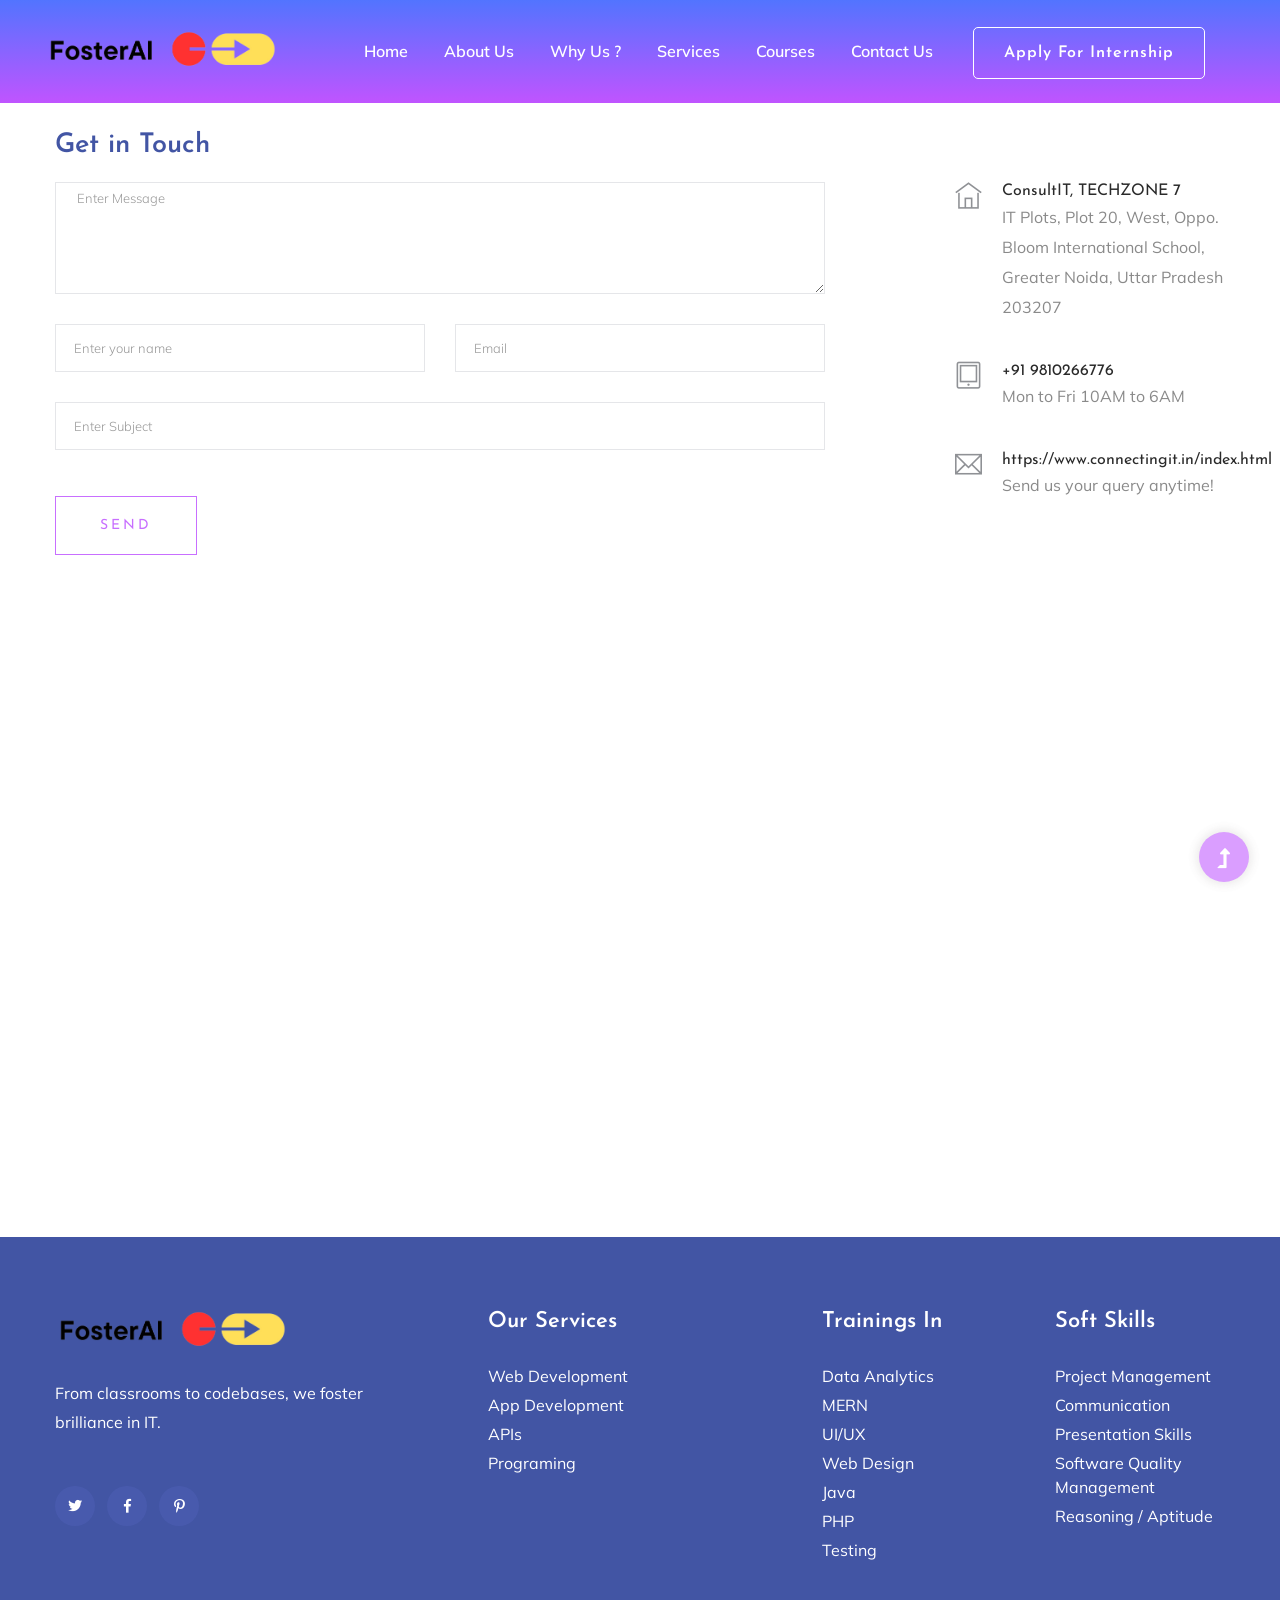
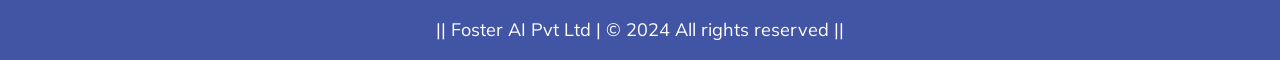
<file: contact.html>
<!doctype html>
<html class="no-js" lang="zxx">
<head>
    <meta charset="utf-8">
    <meta http-equiv="x-ua-compatible" content="ie=edge">
    <title>Foster AI</title>
    <meta name="description" content="">
    <meta name="viewport" content="width=device-width, initial-scale=1">
    <link rel="manifest" href="site.webmanifest">
    <link rel="shortcut icon" type="image/x-icon" href="images/icon_logo (2).png">

    <!-- CSS here -->
    <link rel="stylesheet" href="assets/css/bootstrap.min.css">
    <link rel="stylesheet" href="assets/css/owl.carousel.min.css">
    <link rel="stylesheet" href="assets/css/slicknav.css">
    <link rel="stylesheet" href="assets/css/animate.min.css">
    <link rel="stylesheet" href="assets/css/hamburgers.min.css">
    <link rel="stylesheet" href="assets/css/magnific-popup.css">
    <link rel="stylesheet" href="assets/css/fontawesome-all.min.css">
    <link rel="stylesheet" href="assets/css/themify-icons.css">
    <link rel="stylesheet" href="assets/css/themify-icons.css">
    <link rel="stylesheet" href="assets/css/slick.css">
    <link rel="stylesheet" href="assets/css/nice-select.css">
    <link rel="stylesheet" href="assets/css/style.css">
    <style>
         #slide_area{
            height:25vh;
        }
        #head2{
            margin-top: -18vh;
        }
        .footer-area .footer-tittle ul li {
            margin-bottom: 5px;
        }
    </style>
</head>
<!--? Preloader Start -->
<div id="preloader-active">
    <div class="preloader d-flex align-items-center justify-content-center">
        <div class="preloader-inner position-relative">
            <div class="preloader-circle"></div>
            <div class="preloader-img pere-text">
                <img src="images/preLoadImg.png" alt=""></a>
            </div>
        </div>
    </div>
</div>
<!-- Preloader Start -->
<!-- Header Start -->
<div class="header-area header-transparent">
    <div class="main-header ">
        <div class="header-bottom  header-sticky sticky-bar" style="background: linear-gradient(to bottom, #5274ff 0%, #c054ff 100%);width: 100%; z-index: 156; position: fixed;">
            <div class="container-fluid">
                <div class="row align-items-center">
                    <!-- Logo -->
                    <div class="col-xl-2 col-lg-2">
                        <div class="logo">
                            <a href="index.html"><img src="images/logo-removebg-preview.png" height="45em" ></a>
                        </div>
                    </div>
                    <div class="col-xl-10 col-lg-10">
                        <div class="menu-wrapper d-flex align-items-center justify-content-end">
                            <!-- Main-menu -->
                            <div class="main-menu d-none d-lg-block">
                                <nav>
                                    <ul id="navigation">                                                                                          
                                        <li class="active" ><a href="index.html">Home</a></li>
                                        <li><a href="about.html">About Us</a></li>
                                            <li><a href="Why_us.html">Why Us ?</a></li>
                                            <li><a href="Services.html">Services</a></li>
                                        <li><a href="Courses.html">Courses</a></li>
                                        <li><a href="contact.html">Contact Us</a></li>
                                        <!-- Button -->
                                        <li class="button-header">
                                            <button class="btn btn3 btn-lg" >Apply for Internship </button>
                                        </li>
                                    </ul>
                                </nav>
                            </div>
                        </div>
                    </div> 
                    <!-- Mobile Menu -->
                    <div class="col-12">
                        <div class="mobile_menu d-block d-lg-none"></div>
                    </div>
                </div>
            </div>
        </div>
    </div>
</div>
<!-- Header End -->
<main>
    <!-- ? slider Area Start
    <section id="slide_area" class="slider-area slider-area2">
        <div class="slider-active">
           
            <div class="single-slider slider-height2">
                <div class="container">
                    <div class="row">
                        <div class="col-xl-8 col-lg-11 col-md-12">
                            <div id="head2" class="hero__caption hero__caption2">
                                <h1 data-animation="bounceIn" data-delay="0.2s" style="font-size: 250%;" >Contact us</h1>
                              
                                <nav aria-label="breadcrumb">
                                    <ol class="breadcrumb">
                                        <li class="breadcrumb-item"><a href="index.html">Home</a></li>
                                        <li class="breadcrumb-item"><a href="#">Contact</a></li> 
                                    </ol>
                                </nav>
                              
                            </div>
                        </div>
                    </div>
                </div>          
            </div>
        </div>
    </section> -->
    <!--?  Contact Area start  -->
    <section class="contact-section">
        <div class="container">
            <div class="row">
                <div class="col-12">
                    <h2 class="contact-title">Get in Touch</h2>
                </div>
                <div class="col-lg-8">
                    <form class="form-contact contact_form" action="contact_process.php" method="post" id="contactForm" novalidate="novalidate">
                        <div class="row">
                            <div class="col-12">
                                <div class="form-group">
                                    <textarea class="form-control w-100" name="message" id="message" cols="30" rows="5" onfocus="this.placeholder = ''" onblur="this.placeholder = 'Enter Message'" placeholder=" Enter Message"></textarea>
                                </div>
                            </div>
                            <div class="col-sm-6">
                                <div class="form-group">
                                    <input class="form-control valid" name="name" id="name" type="text" onfocus="this.placeholder = ''" onblur="this.placeholder = 'Enter your name'" placeholder="Enter your name">
                                </div>
                            </div>
                            <div class="col-sm-6">
                                <div class="form-group">
                                    <input class="form-control valid" name="email" id="email" type="email" onfocus="this.placeholder = ''" onblur="this.placeholder = 'Enter email address'" placeholder="Email">
                                </div>
                            </div>
                            <div class="col-12">
                                <div class="form-group">
                                    <input class="form-control" name="subject" id="subject" type="text" onfocus="this.placeholder = ''" onblur="this.placeholder = 'Enter Subject'" placeholder="Enter Subject">
                                </div>
                            </div>
                        </div>
                        <div class="form-group mt-3">
                            <button type="submit" class="button button-contactForm boxed-btn">Send</button>
                        </div>
                    </form>
                </div>
                <div class="col-lg-3 offset-lg-1">
                    <div class="media contact-info">
                        <span class="contact-info__icon"><i class="ti-home"></i></span>
                        <div class="media-body">
                            <h3>ConsultIT, TECHZONE 7</h3>
                            <p>IT Plots, Plot 20, West, Oppo. Bloom International School, Greater Noida, Uttar Pradesh 203207</p>
                        </div>
                    </div>
                    <div class="media contact-info">
                        <span class="contact-info__icon"><i class="ti-tablet"></i></span>
                        <div class="media-body">
                            <h3>+91 9810266776</h3>
                            <p>Mon to Fri 10AM to 6AM</p>
                        </div>
                    </div>
                    <div class="media contact-info">
                        <span class="contact-info__icon"><i class="ti-email"></i></span>
                        <div class="media-body">
                            <h3>https://www.connectingit.in/index.html</h3>
                            <p>Send us your query anytime!</p>
                        </div>
                    </div>
                </div>
            </div>
            <div class="d-none d-sm-block mb-5 pb-4">
                <div id="map" style="height: 480px; position: relative; overflow: hidden;">
                    
                        <iframe src="https://www.google.com/maps/embed?pb=!1m14!1m8!1m3!1d224205.32321164059!2d77.466674!3d28.593531!3m2!1i1024!2i768!4f13.1!3m3!1m2!1s0x390cfb02ca5f41d1%3A0x73fd29ed90286017!2sConsultIT%20Technologies%20Pvt%20Ltd!5e0!3m2!1sen!2sin!4v1714722547600!5m2!1sen!2sin" width="1200" height="600" style="border:0;" allowfullscreen="" loading="lazy" referrerpolicy="no-referrer-when-downgrade">
                        </iframe>
                        <!-- <div class="gm-style" style="position: absolute; z-index: 0; left: 0px; top: 0px; height: 100%; width: 100%; padding: 0px; border-width: 0px; margin: 0px;">
                            <div tabindex="0" style="position: absolute; z-index: 0; left: 0px; top: 0px; height: 100%; width: 100%; padding: 0px; border-width: 0px; margin: 0px; cursor: url(&quot;https://maps.gstatic.com/mapfiles/openhand_8_8.cur&quot;), default; touch-action: pan-x pan-y;"><div style="z-index: 1; position: absolute; left: 50%; top: 50%; width: 100%; transform: translate(0px, 0px);"><div style="position: absolute; left: 0px; top: 0px; z-index: 100; width: 100%;">
                                <div style="position: absolute; left: 0px; top: 0px; z-index: 0;">
                                    <div style="position: absolute; z-index: 991; transform: matrix(1, 0, 0, 1, -100, -189);">
                                        <div style="position: absolute; left: 0px; top: 0px; width: 256px; height: 256px;">
                                            <div style="width: 256px; height: 256px;">
                                            </div>
                                        </div>
                                        <div style="position: absolute; left: -256px; top: 0px; width: 256px; height: 256px;">
                                            <div style="width: 256px; height: 256px;">
                                            </div>
                                        </div>
                                        <div style="position: absolute; left: -256px; top: -256px; width: 256px; height: 256px;">
                                            <div style="width: 256px; height: 256px;">
                                            </div>
                                        </div>
                                        <div style="position: absolute; left: 0px; top: -256px; width: 256px; height: 256px;">
                                            <div style="width: 256px; height: 256px;">
                                            </div>
                                        </div>
                                        <div style="position: absolute; left: 256px; top: -256px; width: 256px; height: 256px;">
                                            <div style="width: 256px; height: 256px;">
                                            </div>
                                        </div>
                                        <div style="position: absolute; left: 256px; top: 0px; width: 256px; height: 256px;">
                                            <div style="width: 256px; height: 256px;">
                                            </div>
                                        </div>
                                        <div style="position: absolute; left: 256px; top: 256px; width: 256px; height: 256px;">
                                            <div style="width: 256px; height: 256px;"></div></div><div style="position: absolute; left: 0px; top: 256px; width: 256px; height: 256px;">
                                            <div style="width: 256px; height: 256px;"></div></div>
                                        <div style="position: absolute; left: -256px; top: 256px; width: 256px; height: 256px;">
                                            <div style="width: 256px; height: 256px;"></div></div><div style="position: absolute; left: -512px; top: 256px; width: 256px; height: 256px;"><div style="width: 256px; height: 256px;"></div>
                                    </div>
                                        <div style="position: absolute; left: -512px; top: 0px; width: 256px; height: 256px;"><div style="width: 256px; height: 256px;"></div></div>
                                        <div style="position: absolute; left: -512px; top: -256px; width: 256px; height: 256px;"><div style="width: 256px; height: 256px;"></div></div>
                                        <div style="position: absolute; left: 512px; top: -256px; width: 256px; height: 256px;"><div style="width: 256px; height: 256px;"></div></div>
                                        <div style="position: absolute; left: 512px; top: 0px; width: 256px; height: 256px;"><div style="width: 256px; height: 256px;"></div></div>
                                        <div style="position: absolute; left: 512px; top: 256px; width: 256px; height: 256px;">
                                            <div style="width: 256px; height: 256px;"></div></div></div></div></div>
                                            <div style="position: absolute; left: 0px; top: 0px; z-index: 101; width: 100%;"></div>
                                            <div style="position: absolute; left: 0px; top: 0px; z-index: 102; width: 100%;"></div>
                                            <div style="position: absolute; left: 0px; top: 0px; z-index: 103; width: 100%;"><div style="position: absolute; left: 0px; top: 0px; z-index: -1;"><div style="position: absolute; z-index: 991; transform: matrix(1, 0, 0, 1, -100, -189);"><div style="width: 256px; height: 256px; overflow: hidden; position: absolute; left: 0px; top: 0px;"></div><div style="width: 256px; height: 256px; overflow: hidden; position: absolute; left: -256px; top: 0px;"></div><div style="width: 256px; height: 256px; overflow: hidden; position: absolute; left: -256px; top: -256px;"></div><div style="width: 256px; height: 256px; overflow: hidden; position: absolute; left: 0px; top: -256px;"></div><div style="width: 256px; height: 256px; overflow: hidden; position: absolute; left: 256px; top: -256px;"></div><div style="width: 256px; height: 256px; overflow: hidden; position: absolute; left: 256px; top: 0px;"></div>
                                            <div style="width: 256px; height: 256px; overflow: hidden; position: absolute; left: 256px; top: 256px;"></div><div style="width: 256px; height: 256px; overflow: hidden; position: absolute; left: 0px; top: 256px;"></div><div style="width: 256px; height: 256px; overflow: hidden; position: absolute; left: -256px; top: 256px;"></div><div style="width: 256px; height: 256px; overflow: hidden; position: absolute; left: -512px; top: 256px;"></div><div style="width: 256px; height: 256px; overflow: hidden; position: absolute; left: -512px; top: 0px;"></div><div style="width: 256px; height: 256px; overflow: hidden; position: absolute; left: -512px; top: -256px;"></div>
                                            <div style="width: 256px; height: 256px; overflow: hidden; position: absolute; left: 512px; top: -256px;"></div><div style="width: 256px; height: 256px; overflow: hidden; position: absolute; left: 512px; top: 0px;"></div><div style="width: 256px; height: 256px; overflow: hidden; position: absolute; left: 512px; top: 256px;"></div></div></div></div><div style="position: absolute; left: 0px; top: 0px; z-index: 0;"><div style="position: absolute; z-index: 991; transform: matrix(1, 0, 0, 1, -100, -189);"><div style="position: absolute; left: 0px; top: 0px; width: 256px; height: 256px; transition: opacity 200ms linear 0s;">
                                                <img draggable="false" alt="" role="presentation" src="https://maps.googleapis.com/maps/vt?pb=!1m5!1m4!1i9!2i470!3i302!4i256!2m3!1e0!2sm!3i476185792!2m3!1e2!6m1!3e5!3m14!2sen-US!3sUS!5e18!12m1!1e68!12m3!1e37!2m1!1ssmartmaps!12m4!1e26!2m2!1sstyles!2zcC5zOi02MHxwLmw6LTYw!4e0&amp;key=AIzaSyDpfS1oRGreGSBU5HHjMmQ3o5NLw7VdJ6I&amp;token=70038" style="width: 256px; height: 256px; user-select: none; border: 0px; padding: 0px; margin: 0px; max-width: none;"></div><div style="position: absolute; left: 256px; top: 0px; width: 256px; height: 256px; transition: opacity 200ms linear 0s;"><img draggable="false" alt="" role="presentation" src="https://maps.googleapis.com/maps/vt?pb=!1m5!1m4!1i9!2i471!3i302!4i256!2m3!1e0!2sm!3i476185840!2m3!1e2!6m1!3e5!3m14!2sen-US!3sUS!5e18!12m1!1e68!12m3!1e37!2m1!1ssmartmaps!12m4!1e26!2m2!1sstyles!2zcC5zOi02MHxwLmw6LTYw!4e0&amp;key=AIzaSyDpfS1oRGreGSBU5HHjMmQ3o5NLw7VdJ6I&amp;token=84496" style="width: 256px; height: 256px; user-select: none; border: 0px; padding: 0px; margin: 0px; max-width: none;"></div>
                                                <div style="position: absolute; left: 256px; top: 256px; width: 256px; height: 256px; transition: opacity 200ms linear 0s;">
                                                    <img draggable="false" alt="" role="presentation" src="https://maps.googleapis.com/maps/vt?pb=!1m5!1m4!1i9!2i471!3i303!4i256!2m3!1e0!2sm!3i476185840!2m3!1e2!6m1!3e5!3m14!2sen-US!3sUS!5e18!12m1!1e68!12m3!1e37!2m1!1ssmartmaps!12m4!1e26!2m2!1sstyles!2zcC5zOi02MHxwLmw6LTYw!4e0&amp;key=AIzaSyDpfS1oRGreGSBU5HHjMmQ3o5NLw7VdJ6I&amp;token=107953" style="width: 256px; height: 256px; user-select: none; border: 0px; padding: 0px; margin: 0px; max-width: none;"></div>
                                                    <div style="position: absolute; left: 0px; top: 256px; width: 256px; height: 256px; transition: opacity 200ms linear 0s;">
                                                        <img draggable="false" alt="" role="presentation" src="https://maps.googleapis.com/maps/vt?pb=!1m5!1m4!1i9!2i470!3i303!4i256!2m3!1e0!2sm!3i476185792!2m3!1e2!6m1!3e5!3m14!2sen-US!3sUS!5e18!12m1!1e68!12m3!1e37!2m1!1ssmartmaps!12m4!1e26!2m2!1sstyles!2zcC5zOi02MHxwLmw6LTYw!4e0&amp;key=AIzaSyDpfS1oRGreGSBU5HHjMmQ3o5NLw7VdJ6I&amp;token=93495" style="width: 256px; height: 256px; user-select: none; border: 0px; padding: 0px; margin: 0px; max-width: none;"></div><div style="position: absolute; left: -256px; top: 256px; width: 256px; height: 256px; transition: opacity 200ms linear 0s;">
                                                            <img draggable="false" alt="" role="presentation" src="https://maps.googleapis.com/maps/vt?pb=!1m5!1m4!1i9!2i469!3i303!4i256!2m3!1e0!2sm!3i476185792!2m3!1e2!6m1!3e5!3m14!2sen-US!3sUS!5e18!12m1!1e68!12m3!1e37!2m1!1ssmartmaps!12m4!1e26!2m2!1sstyles!2zcC5zOi02MHxwLmw6LTYw!4e0&amp;key=AIzaSyDpfS1oRGreGSBU5HHjMmQ3o5NLw7VdJ6I&amp;token=85128" style="width: 256px; height: 256px; user-select: none; border: 0px; padding: 0px; margin: 0px; max-width: none;"></div>
                                                            <div style="position: absolute; left: -512px; top: 256px; width: 256px; height: 256px; transition: opacity 200ms linear 0s;"><img draggable="false" alt="" role="presentation" src="https://maps.googleapis.com/maps/vt?pb=!1m5!1m4!1i9!2i468!3i303!4i256!2m3!1e0!2sm!3i476185504!2m3!1e2!6m1!3e5!3m14!2sen-US!3sUS!5e18!12m1!1e68!12m3!1e37!2m1!1ssmartmaps!12m4!1e26!2m2!1sstyles!2zcC5zOi02MHxwLmw6LTYw!4e0&amp;key=AIzaSyDpfS1oRGreGSBU5HHjMmQ3o5NLw7VdJ6I&amp;token=46831" style="width: 256px; height: 256px; user-select: none; border: 0px; padding: 0px; margin: 0px; max-width: none;"></div>
                                                            <div style="position: absolute; left: -512px; top: 0px; width: 256px; height: 256px; transition: opacity 200ms linear 0s;"><img draggable="false" alt="" role="presentation" src="https://maps.googleapis.com/maps/vt?pb=!1m5!1m4!1i9!2i468!3i302!4i256!2m3!1e0!2sm!3i476184952!2m3!1e2!6m1!3e5!3m14!2sen-US!3sUS!5e18!12m1!1e68!12m3!1e37!2m1!1ssmartmaps!12m4!1e26!2m2!1sstyles!2zcC5zOi02MHxwLmw6LTYw!4e0&amp;key=AIzaSyDpfS1oRGreGSBU5HHjMmQ3o5NLw7VdJ6I&amp;token=10814" style="width: 256px; height: 256px; user-select: none; border: 0px; padding: 0px; margin: 0px; max-width: none;"></div>
                                                            <div style="position: absolute; left: -512px; top: -256px; width: 256px; height: 256px; transition: opacity 200ms linear 0s;"><img draggable="false" alt="" role="presentation" src="https://maps.googleapis.com/maps/vt?pb=!1m5!1m4!1i9!2i468!3i301!4i256!2m3!1e0!2sm!3i476184952!2m3!1e2!6m1!3e5!3m14!2sen-US!3sUS!5e18!12m1!1e68!12m3!1e37!2m1!1ssmartmaps!12m4!1e26!2m2!1sstyles!2zcC5zOi02MHxwLmw6LTYw!4e0&amp;key=AIzaSyDpfS1oRGreGSBU5HHjMmQ3o5NLw7VdJ6I&amp;token=118428" style="width: 256px; height: 256px; user-select: none; border: 0px; padding: 0px; margin: 0px; max-width: none;"></div><div style="position: absolute; left: 512px; top: -256px; width: 256px; height: 256px; transition: opacity 200ms linear 0s;"><img draggable="false" alt="" role="presentation" src="https://maps.googleapis.com/maps/vt?pb=!1m5!1m4!1i9!2i472!3i301!4i256!2m3!1e0!2sm!3i476185636!2m3!1e2!6m1!3e5!3m14!2sen-US!3sUS!5e18!12m1!1e68!12m3!1e37!2m1!1ssmartmaps!12m4!1e26!2m2!1sstyles!2zcC5zOi02MHxwLmw6LTYw!4e0&amp;key=AIzaSyDpfS1oRGreGSBU5HHjMmQ3o5NLw7VdJ6I&amp;token=43995" style="width: 256px; height: 256px; user-select: none; border: 0px; padding: 0px; margin: 0px; max-width: none;"></div><div style="position: absolute; left: 512px; top: 0px; width: 256px; height: 256px; transition: opacity 200ms linear 0s;"><img draggable="false" alt="" role="presentation" src="https://maps.googleapis.com/maps/vt?pb=!1m5!1m4!1i9!2i472!3i302!4i256!2m3!1e0!2sm!3i476185840!2m3!1e2!6m1!3e5!3m14!2sen-US!3sUS!5e18!12m1!1e68!12m3!1e37!2m1!1ssmartmaps!12m4!1e26!2m2!1sstyles!2zcC5zOi02MHxwLmw6LTYw!4e0&amp;key=AIzaSyDpfS1oRGreGSBU5HHjMmQ3o5NLw7VdJ6I&amp;token=905" style="width: 256px; height: 256px; user-select: none; border: 0px; padding: 0px; margin: 0px; max-width: none;"></div><div style="position: absolute; left: 512px; top: 256px; width: 256px; height: 256px; transition: opacity 200ms linear 0s;"><img draggable="false" alt="" role="presentation" src="https://maps.googleapis.com/maps/vt?pb=!1m5!1m4!1i9!2i472!3i303!4i256!2m3!1e0!2sm!3i476185840!2m3!1e2!6m1!3e5!3m14!2sen-US!3sUS!5e18!12m1!1e68!12m3!1e37!2m1!1ssmartmaps!12m4!1e26!2m2!1sstyles!2zcC5zOi02MHxwLmw6LTYw!4e0&amp;key=AIzaSyDpfS1oRGreGSBU5HHjMmQ3o5NLw7VdJ6I&amp;token=24362" style="width: 256px; height: 256px; user-select: none; border: 0px; padding: 0px; margin: 0px; max-width: none;"></div><div style="position: absolute; left: -256px; top: 0px; width: 256px; height: 256px; transition: opacity 200ms linear 0s;"><img draggable="false" alt="" role="presentation" src="https://maps.googleapis.com/maps/vt?pb=!1m5!1m4!1i9!2i469!3i302!4i256!2m3!1e0!2sm!3i476185792!2m3!1e2!6m1!3e5!3m14!2sen-US!3sUS!5e18!12m1!1e68!12m3!1e37!2m1!1ssmartmaps!12m4!1e26!2m2!1sstyles!2zcC5zOi02MHxwLmw6LTYw!4e0&amp;key=AIzaSyDpfS1oRGreGSBU5HHjMmQ3o5NLw7VdJ6I&amp;token=61671" style="width: 256px; height: 256px; user-select: none; border: 0px; padding: 0px; margin: 0px; max-width: none;"></div><div style="position: absolute; left: -256px; top: -256px; width: 256px; height: 256px; transition: opacity 200ms linear 0s;"><img draggable="false" alt="" role="presentation" src="https://maps.googleapis.com/maps/vt?pb=!1m5!1m4!1i9!2i469!3i301!4i256!2m3!1e0!2sm!3i476185792!2m3!1e2!6m1!3e5!3m14!2sen-US!3sUS!5e18!12m1!1e68!12m3!1e37!2m1!1ssmartmaps!12m4!1e26!2m2!1sstyles!2zcC5zOi02MHxwLmw6LTYw!4e0&amp;key=AIzaSyDpfS1oRGreGSBU5HHjMmQ3o5NLw7VdJ6I&amp;token=38214" style="width: 256px; height: 256px; user-select: none; border: 0px; padding: 0px; margin: 0px; max-width: none;"></div><div style="position: absolute; left: 0px; top: -256px; width: 256px; height: 256px; transition: opacity 200ms linear 0s;"><img draggable="false" alt="" role="presentation" src="https://maps.googleapis.com/maps/vt?pb=!1m5!1m4!1i9!2i470!3i301!4i256!2m3!1e0!2sm!3i476185792!2m3!1e2!6m1!3e5!3m14!2sen-US!3sUS!5e18!12m1!1e68!12m3!1e37!2m1!1ssmartmaps!12m4!1e26!2m2!1sstyles!2zcC5zOi02MHxwLmw6LTYw!4e0&amp;key=AIzaSyDpfS1oRGreGSBU5HHjMmQ3o5NLw7VdJ6I&amp;token=46581" style="width: 256px; height: 256px; user-select: none; border: 0px; padding: 0px; margin: 0px; max-width: none;"></div><div style="position: absolute; left: 256px; top: -256px; width: 256px; height: 256px; transition: opacity 200ms linear 0s;"><img draggable="false" alt="" role="presentation" src="https://maps.googleapis.com/maps/vt?pb=!1m5!1m4!1i9!2i471!3i301!4i256!2m3!1e0!2sm!3i476185792!2m3!1e2!6m1!3e5!3m14!2sen-US!3sUS!5e18!12m1!1e68!12m3!1e37!2m1!1ssmartmaps!12m4!1e26!2m2!1sstyles!2zcC5zOi02MHxwLmw6LTYw!4e0&amp;key=AIzaSyDpfS1oRGreGSBU5HHjMmQ3o5NLw7VdJ6I&amp;token=94061" style="width: 256px; height: 256px; user-select: none; border: 0px; padding: 0px; margin: 0px; max-width: none;"></div></div></div></div><div class="gm-style-pbc" style="z-index: 2; position: absolute; height: 100%; width: 100%; padding: 0px; border-width: 0px; margin: 0px; left: 0px; top: 0px; opacity: 0;"><p class="gm-style-pbt"></p></div><div style="z-index: 3; position: absolute; height: 100%; width: 100%; padding: 0px; border-width: 0px; margin: 0px; left: 0px; top: 0px; touch-action: pan-x pan-y;"><div style="z-index: 4; position: absolute; left: 50%; top: 50%; width: 100%; transform: translate(0px, 0px);"><div style="position: absolute; left: 0px; top: 0px; z-index: 104; width: 100%;"></div><div style="position: absolute; left: 0px; top: 0px; z-index: 105; width: 100%;"></div><div style="position: absolute; left: 0px; top: 0px; z-index: 106; width: 100%;"></div><div style="position: absolute; left: 0px; top: 0px; z-index: 107; width: 100%;"></div></div></div></div><iframe aria-hidden="true" frameborder="0" style="z-index: -1; position: absolute; width: 100%; height: 100%; top: 0px; left: 0px; border: none;" src="about:blank"></iframe><div style="margin-left: 5px; margin-right: 5px; z-index: 1000000; position: absolute; left: 0px; bottom: 0px;"><a target="_blank" rel="noopener" href="https://maps.google.com/maps?ll=-31.197,150.744&amp;z=9&amp;t=m&amp;hl=en-US&amp;gl=US&amp;mapclient=apiv3" title="Open this area in Google Maps (opens a new window)" style="position: static; overflow: visible; float: none; display: inline;"><div style="width: 66px; height: 26px; cursor: pointer;"><img alt="" src="https://maps.gstatic.com/mapfiles/api-3/images/google_white5.png" draggable="false" style="position: absolute; left: 0px; top: 0px; width: 66px; height: 26px; user-select: none; border: 0px; padding: 0px; margin: 0px;"></div></a></div><div style="background-color: white; padding: 15px 21px; border: 1px solid rgb(171, 171, 171); font-family: Roboto, Arial, sans-serif; color: rgb(34, 34, 34); box-sizing: border-box; box-shadow: rgba(0, 0, 0, 0.2) 0px 4px 16px; z-index: 10000002; display: none; width: 300px; height: 180px; position: absolute; left: 315px; top: 150px;"><div style="padding: 0px 0px 10px; font-size: 16px; box-sizing: border-box;">Map Data</div><div style="font-size: 13px;">Map data ©2019 Google</div><button draggable="false" title="Close" aria-label="Close" type="button" class="gm-ui-hover-effect" style="background: none; display: block; border: 0px; margin: 0px; padding: 0px; position: absolute; cursor: pointer; user-select: none; top: 0px; right: 0px; width: 37px; height: 37px;"><img src="data:image/svg+xml,%3Csvg%20xmlns%3D%22http%3A%2F%2Fwww.w3.org%2F2000%2Fsvg%22%20width%3D%2224px%22%20height%3D%2224px%22%20viewBox%3D%220%200%2024%2024%22%20fill%3D%22%23000000%22%3E%0A%20%20%20%20%3Cpath%20d%3D%22M19%206.41L17.59%205%2012%2010.59%206.41%205%205%206.41%2010.59%2012%205%2017.59%206.41%2019%2012%2013.41%2017.59%2019%2019%2017.59%2013.41%2012z%22%2F%3E%0A%20%20%20%20%3Cpath%20d%3D%22M0%200h24v24H0z%22%20fill%3D%22none%22%2F%3E%0A%3C%2Fsvg%3E%0A" style="pointer-events: none; display: block; width: 13px; height: 13px; margin: 12px;"></button></div><div class="gmnoprint" style="z-index: 1000001; position: absolute; right: 166px; bottom: 0px; width: 121px;"><div draggable="false" class="gm-style-cc" style="user-select: none; height: 14px; line-height: 14px;"><div style="opacity: 0.7; width: 100%; height: 100%; position: absolute;"><div style="width: 1px;"></div><div style="background-color: rgb(245, 245, 245); width: auto; height: 100%; margin-left: 1px;"></div></div><div style="position: relative; padding-right: 6px; padding-left: 6px; box-sizing: border-box; font-family: Roboto, Arial, sans-serif; font-size: 10px; color: rgb(68, 68, 68); white-space: nowrap; direction: ltr; text-align: right; vertical-align: middle; display: inline-block;"><a style="text-decoration: none; cursor: pointer; display: none;">Map Data</a><span>Map data ©2019 Google</span></div></div></div>
                                                             user-select: none; height: 14px; line-height: 14px; position: absolute; right: 95px; bottom: 0px;"><div style="opacity: 0.7; width: 100%; height: 100%; position: absolute;"><div style="width: 1px;"></div><div style="background-color: rgb(245, 245, 245); width: auto; height: 100%; margin-left: <div class="gmnoscreen" style="position: absolute; right: 0px; bottom: 0px;"><div style="font-family: Roboto, Arial, sans-serif; font-size: 11px; color: rgb(68, 68, 68); direction: ltr; text-align: right; background-color: rgb(245, 245, 245);">Map data ©2019 Google</div></div><div class="gmnoprint gm-style-cc" draggable="false" style="z-index: 1000001;1px;"></div></div><div style="position: relative; padding-right: 6px; padding-left: 6px; box-sizing: border-box; font-family: Roboto, Arial, sans-serif; font-size: 10px; color: rgb(68, 68, 68); white-space: nowrap; direction: ltr; text-align: right; vertical-align: middle; display: inline-block;"><a href="https://www.google.com/intl/en-US_US/help/terms_maps.html" target="_blank" rel="noopener" style="text-decoration: none; cursor: pointer; color: rgb(68, 68, 68);">Terms of Use</a></div></div><button draggable="false" title="Toggle fullscreen view" aria-label="Toggle fullscreen view" type="button" class="gm-control-active gm-fullscreen-control" style="background: none rgb(255, 255, 255); border: 0px; margin: 10px; padding: 0px; position: absolute; cursor: pointer; user-select: none; border-radius: 2px; height: 40px; width: 40px; box-shadow: rgba(0, 0, 0, 0.3) 0px 1px 4px -1px; overflow: hidden; top: 0px; right: 0px;"><img src="data:image/svg+xml,%3Csvg%20xmlns%3D%22http%3A%2F%2Fwww.w3.org%2F2000%2Fsvg%22%20width%3D%2218%22%20height%3D%2218%22%20viewBox%3D%220%20018%2018%22%3E%0A%20%20%3Cpath%20fill%3D%22%23666%22%20d%3D%22M0%2C0v2v4h2V2h4V0H2H0z%20M16%2C0h-4v2h4v4h2V2V0H16z%20M16%2C16h-4v2h4h2v-2v-4h-2V16z%20M2%2C12H0v4v2h2h4v-2H2V12z%22%2F%3E%0A%3C%2Fsvg%3E%0A" style="height: 18px; width: 18px;"><img src="data:image/svg+xml,%3Csvg%20xmlns%3D%22http%3A%2F%2Fwww.w3.org%2F2000%2Fsvg%22%20width%3D%2218%22%20height%3D%2218%22%20viewBox%3D%220%200%2018%2018%22%3E%0A%20%20%3Cpath%20fill%3D%22%23333%22%20d%3D%22M0%2C0v2v4h2V2h4V0H2H0z%20M16%2C0h-4v2h4v4h2V2V0H16z%20M16%2C16h-4v2h4h2v-2v-4h-2V16z%20M2%2C12H0v4v2h2h4v-2H2V12z%22%2F%3E%0A%3C%2Fsvg%3E%0A" style="height: 18px; width: 18px;"><img src="data:image/svg+xml,%3Csvg%20xmlns%3D%22http%3A%2F%2Fwww.w3.org%2F2000%2Fsvg%22%20width%3D%2218%22%20height%3D%2218%22%20viewBox%3D%220%200%2018%2018%22%3E%0A%20%20%3Cpath%20fill%3D%22%23111%22%20d%3D%22M0%2C0v2v4h2V2h4V0H2H0z%20M16%2C0h-4v2h4v4h2V2V0H16z%20M16%2C16h-4v2h4h2v-2v-4h-2V16z%20M2%2C12H0v4v2h2h4v-2H2V12z%22%2F%3E%0A%3C%2Fsvg%3E%0A" style="height: 18px; width: 18px;"></button><div draggable="false" class="gm-style-cc" style="user-select: none; height: 14px; line-height: 14px; position: absolute; right: 0px; bottom: 0px;"><div style="opacity: 0.7; width: 100%; height: 100%; position: absolute;"><div style="width: 1px;"></div><div style="background-color: rgb(245, 245, 245); width: auto; height: 100%; margin-left: 1px;"></div></div><div style="position: relative; padding-right: 6px; padding-left: 6px; box-sizing: border-box; font-family: Roboto, Arial, sans-serif; font-size: 10px; color: rgb(68, 68, 68); white-space: nowrap; direction: ltr; text-align: right; vertical-align: middle; display: inline-block;"><a target="_blank" rel="noopener" title="Report errors in the road map or imagery to Google" href="https://www.google.com/maps/@-31.197,150.744,9z/data=!10m1!1e1!12b1?source=apiv3&amp;rapsrc=apiv3" style="font-family: Roboto, Arial, sans-serif; font-size: 10px; color: rgb(68, 68, 68); text-decoration: none; position: relative;">Report a map error</a></div></div><div class="gmnoprint gm-bundled-control gm-bundled-control-on-bottom" draggable="false" controlwidth="40" controlheight="81" style="margin: 10px; user-select: none; position: absolute; bottom: 95px; right: 40px;"><div class="gmnoprint" controlwidth="40" controlheight="81" style="position: absolute; left: 0px; top: 0px;"><div draggable="false" style="user-select: none; box-shadow: rgba(0, 0, 0, 0.3) 0px 1px 4px -1px; border-radius: 2px; cursor: pointer; background-color: rgb(255, 255, 255); width: 40px; height: 81px;"><button draggable="false" title="Zoom in" aria-label="Zoom in" type="button" class="gm-control-active" style="background: none; display: block; border: 0px; margin: 0px; padding: 0px; position: relative; cursor: pointer; user-select: none; overflow: hidden; width: 40px; height: 40px; top: 0px; left: 0px;"><img src="data:image/svg+xml,%3Csvg%20xmlns%3D%22http%3A%2F%2Fwww.w3.org%2F2000%2Fsvg%22%20width%3D%2218%22%20height%3D%2218%22%20viewBox%3D%220%200%2018%2018%22%3E%0A%20%20%3Cpolygon%20fill%3D%22%23666%22%20points%3D%2218%2C7%2011%2C7%2011%2C0%207%2C0%207%2C7%200%2C7%200%2C11%207%2C11%207%2C18%2011%2C18%2011%2C11%2018%2C11%22%2F%3E%0A%3C%2Fsvg%3E%0A" style="height: 18px; width: 18px;"><img src="data:image/svg+xml,%3Csvg%20xmlns%3D%22http%3A%2F%2Fwww.w3.org%2F2000%2Fsvg%22%20width%3D%2218%22%20height%3D%2218%22%20viewBox%3D%220%200%2018%2018%22%3E%0A%20%20%3Cpolygon%20fill%3D%22%23333%22%20points%3D%2218%2C7%2011%2C7%2011%2C0%207%2C0%207%2C7%200%2C7%200%2C11%207%2C11%207%2C18%2011%2C18%2011%2C11%2018%2C11%22%2F%3E%0A%3C%2Fsvg%3E%0A" style="height: 18px; width: 18px;"><img src="data:image/svg+xml,%3Csvg%20xmlns%3D%22http%3A%2F%2Fwww.w3.org%2F2000%2Fsvg%22%20width%3D%2218%22%20height%3D%2218%22%20viewBox%3D%220%200%2018%2018%22%3E%0A%20%20%3Cpolygon%20fill%3D%22%23111%22%20points%3D%2218%2C7%2011%2C7%2011%2C0%207%2C0%207%2C7%200%2C7%200%2C11%207%2C11%207%2C18%2011%2C18%2011%2C11%2018%2C11%22%2F%3E%0A%3C%2Fsvg%3E%0A" style="height: 18px; width: 18px;"></button><div style="position: relative; overflow: hidden; width: 30px; height: 1px; margin: 0px 5px; background-color: rgb(230, 230, 230); top: 0px;"></div><button draggable="false" title="Zoom out" aria-label="Zoom out" type="button" class="gm-control-active" style="background: none; display: block; border: 0px; margin: 0px; padding: 0px; position: relative; cursor: pointer; user-select: none; overflow: hidden; width: 40px; height: 40px; top: 0px; left: 0px;"><img src="data:image/svg+xml,%3Csvg%20xmlns%3D%22http%3A%2F%2Fwww.w3.org%2F2000%2Fsvg%22%20width%3D%2218%22%20height%3D%2218%22%20viewBox%3D%220%200%2018%2018%22%3E%0A%20%20%3Cpath%20fill%3D%22%23666%22%20d%3D%22M0%2C7h18v4H0V7z%22%2F%3E%0A%3C%2Fsvg%3E%0A" style="height: 18px; width: 18px;"><img src="data:image/svg+xml,%3Csvg%20xmlns%3D%22http%3A%2F%2Fwww.w3.org%2F2000%2Fsvg%22%20width%3D%2218%22%20height%3D%2218%22%20viewBox%3D%220%200%2018%2018%22%3E%0A%20%20%3Cpath%20fill%3D%22%23333%22%20d%3D%22M0%2C7h18v4H0V7z%22%2F%3E%0A%3C%2Fsvg%3E%0A" style="height: 18px; width: 18px;"><img src="data:image/svg+xml,%3Csvg%20xmlns%3D%22http%3A%2F%2Fwww.w3.org%2F2000%2Fsvg%22%20width%3D%2218%22%20height%3D%2218%22%20viewBox%3D%220%200%2018%2018%22%3E%0A%20%20%3Cpath%20fill%3D%22%23111%22%20d%3D%22M0%2C7h18v4H0V7z%22%2F%3E%0A%3C%2Fsvg%3E%0A" style="height: 18px; width: 18px;"></button></div></div><div class="gmnoprint" controlwidth="40" controlheight="40" style="display: none; position: absolute;"><div style="width: 40px; height: 40px;"><button draggable="false" title="Rotate map 90 degrees" aria-label="Rotate map 90 degrees" type="button" class="gm-control-active" style="background: none rgb(255, 255, 255); display: none; border: 0px; margin: 0px 0px 32px; padding: 0px; position: relative; cursor: pointer; user-select: none; width: 40px; height: 40px; top: 0px; left: 0px; overflow: hidden; box-shadow: rgba(0, 0, 0, 0.3) 0px 1px 4px -1px; border-radius: 2px;"><img src="data:image/svg+xml,%3Csvg%20xmlns%3D%22http%3A%2F%2Fwww.w3.org%2F2000%2Fsvg%22%20width%3D%2224%22%20height%3D%2222%22%20viewBox%3D%220%200%2024%2022%22%3E%0A%20%20%3Cpath%20fill%3D%22%23666%22%20fill-rule%3D%22evenodd%22%20d%3D%22M20%2010c0-5.52-4.48-10-10-10s-10%204.48-10%2010v5h5v-5c0-2.76%202.24-5%205-5s5%202.24%205%205v5h-4l6.5%207%206.5-7h-4v-5z%22%20clip-rule%3D%22evenodd%22%2F%3E%0A%3C%2Fsvg%3E%0A" style="height: 18px; width: 18px;"><img src="data:image/svg+xml,%3Csvg%20xmlns%3D%22http%3A%2F%2Fwww.w3.org%2F2000%2Fsvg%22%20width%3D%2224%22%20height%3D%2222%22%20viewBox%3D%220%200%2024%2022%22%3E%0A%20%20%3Cpath%20fill%3D%22%23333%22%20fill-rule%3D%22evenodd%22%20d%3D%22M20%2010c0-5.52-4.48-10-10-10s-10%204.48-10%2010v5h5v-5c0-2.76%202.24-5%205-5s5%202.24%205%205v5h-4l6.5%207%206.5-7h-4v-5z%22%20clip-rule%3D%22evenodd%22%2F%3E%0A%3C%2Fsvg%3E%0A" style="height: 18px; width: 18px;"><img src="data:image/svg+xml,%3Csvg%20xmlns%3D%22http%3A%2F%2Fwww.w3.org%2F2000%2Fsvg%22%20width%3D%2224%22%20height%3D%2222%22%20viewBox%3D%220%200%2024%2022%22%3E%0A%20%20%3Cpath%20fill%3D%22%23111%22%20fill-rule%3D%22evenodd%22%20d%3D%22M20%2010c0-5.52-4.48-10-10-10s-10%204.48-10%2010v5h5v-5c0-2.76%202.24-5%205-5s5%202.24%205%205v5h-4l6.5%207%206.5-7h-4v-5z%22%20clip-rule%3D%22evenodd%22%2F%3E%0A%3C%2Fsvg%3E%0A" style="height: 18px; width: 18px;"></button><button draggable="false" title="Tilt map" aria-label="Tilt map" type="button" class="gm-tilt gm-control-active" style="background: none rgb(255, 255, 255); display: block; border: 0px; margin: 0px; padding: 0px; position: relative; cursor: pointer; user-select: none; width: 40px; height: 40px; top: 0px; left: 0px; overflow: hidden; box-shadow: rgba(0, 0, 0, 0.3) 0px 1px 4px -1px; border-radius: 2px;"><img src="data:image/svg+xml,%3Csvg%20xmlns%3D%22http%3A%2F%2Fwww.w3.org%2F2000%2Fsvg%22%20width%3D%2218px%22%20height%3D%2216px%22%20viewBox%3D%220%200%2018%2016%22%3E%0A%20%20%3Cpath%20fill%3D%22%23666%22%20d%3D%22M0%2C16h8V9H0V16z%20M10%2C16h8V9h-8V16z%20M0%2C7h8V0H0V7z%20M10%2C0v7h8V0H10z%22%2F%3E%0A%3C%2Fsvg%3E%0A" style="width: 18px;"><img src="data:image/svg+xml,%3Csvg%20xmlns%3D%22http%3A%2F%2Fwww.w3.org%2F2000%2Fsvg%22%20width%3D%2218px%22%20height%3D%2216px%22%20viewBox%3D%220%200%2018%2016%22%3E%0A%20%20%3Cpath%20fill%3D%22%23333%22%20d%3D%22M0%2C16h8V9H0V16z%20M10%2C16h8V9h-8V16z%20M0%2C7h8V0H0V7z%20M10%2C0v7h8V0H10z%22%2F%3E%0A%3C%2Fsvg%3E%0A" style="width: 18px;"><img src="data:image/svg+xml,%3Csvg%20xmlns%3D%22http%3A%2F%2Fwww.w3.org%2F2000%2Fsvg%22%20width%3D%2218px%22%20height%3D%2216px%22%20viewBox%3D%220%200%2018%2016%22%3E%0A%20%20%3Cpath%20fill%3D%22%23111%22%20d%3D%22M0%2C16h8V9H0V16z%20M10%2C16h8V9h-8V16z%20M0%2C7h8V0H0V7z%20M10%2C0v7h8V0H10z%22%2F%3E%0A%3C%2Fsvg%3E%0A" style="width: 18px;"></button></div></div></div></div></div><div style="background-color: white; font-weight: 500; font-family: Roboto, sans-serif; padding: 15px 25px; box-sizing: border-box; top: 5px; border: 1px solid rgba(0, 0, 0, 0.12); border-radius: 5px; left: 50%; max-width: 375px; position: absolute; transform: translateX(-50%); width: calc(100% - 10px); z-index: 1;"><div><img alt="" src="https://maps.gstatic.com/mapfiles/api-3/images/google_gray.svg" draggable="false" style="padding: 0px; margin: 0px; border: 0px; height: 17px; vertical-align: middle; width: 52px; user-select: none;"></div><div style="line-height: 20px; margin: 15px 0px;"><span style="color: rgba(0, 0, 0, 0.87); font-size: 14px;">This page can't load Google Maps correctly.</span></div><table style="width: 100%;"><tr><td style="line-height: 16px; vertical-align: middle;"><a href="https://developers.google.com/maps/documentation/javascript/error-messages?utm_source=maps_js&amp;utm_medium=degraded&amp;utm_campaign=billing#api-key-and-billing-errors" target="_blank" rel="noopener" style="color: rgba(0, 0, 0, 0.54); font-size: 12px;">Do you own this website?</a></td><td style="text-align: right;"><button class="dismissButton">OK</button>
                                                            </td>
                                                        </tr>
                                                    </table>
                                                </div> -->
                                          
                
                <!-- <script>
                    function initMap() {
                        var uluru = {
                            lat: -25.363,
                            lng: 131.044
                        };
                        var grayStyles = [{
                            featureType: "all",
                            stylers: [{
                                saturation: -90
                            },
                            {
                                lightness: 50
                            }
                            ]
                        },
                        {
                            elementType: 'labels.text.fill',
                            stylers: [{
                                color: '#ccdee9'
                            }]
                        }
                        ];
                        var map = new google.maps.Map(document.getElementById('map'), {
                            center: {
                                lat: -31.197,
                                lng: 150.744
                            },
                            zoom: 9,
                            styles: grayStyles,
                            scrollwheel: false
                        });
                    }
                </script>
                <script src="https://maps.googleapis.com/maps/api/js?key=AIzaSyDpfS1oRGreGSBU5HHjMmQ3o5NLw7VdJ6I&amp;callback=initMap">
                </script> -->
                
            </div>
        </div>
        </div>
    </section>
    <!-- Contact Area End -->
</main>
<footer>
    <div class="footer-wrappper footer-bg">
       <!-- Footer Start-->
       <div class="footer-area" style="padding-top: 8vh;">
           <div class="container">
               <div class="row justify-content-between">
                   <div class="col-xl-4 col-lg-5 col-md-4 col-sm-6">
                       <div class="single-footer-caption mb-50">
                           <div class="single-footer-caption mb-30">
                               <!-- logo -->
                               <div class="footer-logo mb-25">
                                   <a href="index.html"><img src="images/logo-removebg-preview.png" height="45em"  alt=""></a>
                               </div>
                               <div class="footer-tittle">
                                   <div class="footer-pera">
                                       <p>From classrooms to codebases, we foster brilliance in IT.</p>
                                   </div>
                               </div>
                               <!-- social -->
                               <div class="footer-social">
                                   <a href="#"><i class="fab fa-twitter"></i></a>
                                   <a href="#"><i class="fab fa-facebook-f"></i></a>
                                   <a href="#"><i class="fab fa-pinterest-p"></i></a>
                               </div>
                           </div>
                       </div>
                   </div>
                   <div class="col-xl-3 col-lg-4 col-md-4 col-sm-5">
                       <div class="single-footer-caption mb-50">
                           <div class="footer-tittle">
                               <h4>Our Services</h4>
                               <ul>
                                   <li><a href="#">Web Development</a></li>
                                   <li><a href="#">App Development</a></li>
                                   <li><a href="#">APIs </a></li>
                                   <li><a href="#">Programing</a></li>                                
                               </ul>
                           </div>
                       </div>
                   </div>
                   <div class="col-xl-2 col-lg-4 col-md-4 col-sm-6">
                       <div class="single-footer-caption mb-50">
                           <div class="footer-tittle">
                               <h4>Trainings In</h4>
                               <ul>
                                   <li><a href="#">Data Analytics</a></li>
                                   <li><a href="#">MERN</a></li>
                                   <li><a href="#">UI/UX</a></li>
                                   <li><a href="#">Web Design</a></li>
                                   <li><a href="#">Java</a></li>
                                   <li><a href="#">PHP</a></li>
                                   <li><a href="#">Testing</a></li>
                               </ul>
                           </div>
                       </div>
                   </div>
                   <div class="col-xl-2 col-lg-3 col-md-4 col-sm-6">
                       <div class="single-footer-caption mb-50">
                           <div class="footer-tittle">
                               <h4>Soft Skills</h4>
                               <ul>
                                   <li><a href="#">Project Management</a></li>
                                   <li><a href="#">Communication</a></li>
                                   <li><a href="#">Presentation Skills</a></li>
                                   <li><a href="#">Software Quality Management</a></li>
                                   <li><a href="#">Reasoning / Aptitude</a></li>
                               </ul>
                           </div>
                       </div>
                   </div>
               </div>
           </div>
       </div>
       <!-- footer-bottom area -->
       <div class="footer-bottom-area">
           <div class="container">
               <div class="footer-border" style="padding: 0px;">
                   <div class="row d-flex align-items-center">
                       <div class="col-xl-12 ">
                           <div class="footer-copy-right text-center">
                               <p><!-- Link back to Colorlib can't be removed. Template is licensed under CC BY 3.0. -->
                                 || Foster AI Pvt Ltd | &copy; 2024 All rights reserved ||
                                 <!-- Link back to Colorlib can't be removed. Template is licensed under CC BY 3.0. --></p>
                             </div>
                         </div>
                     </div>
                 </div>
             </div>
         </div>
         <!-- Footer End-->
     </div>
 </footer> 
  <div id="back-top" >
    <a title="Go to Top" href="#"> <i class="fas fa-level-up-alt"></i></a>
</div>
<!-- JS here -->

<script src="./assets/js/vendor/modernizr-3.5.0.min.js"></script>
<!-- Jquery, Popper, Bootstrap -->
<script src="./assets/js/vendor/jquery-1.12.4.min.js"></script>
<script src="./assets/js/popper.min.js"></script>
<script src="./assets/js/bootstrap.min.js"></script>
<!-- Jquery Mobile Menu -->
<script src="./assets/js/jquery.slicknav.min.js"></script>

<!-- Jquery Slick , Owl-Carousel Plugins -->
<script src="./assets/js/owl.carousel.min.js"></script>
<script src="./assets/js/slick.min.js"></script>
<!-- One Page, Animated-HeadLin -->
<script src="./assets/js/wow.min.js"></script>
<script src="./assets/js/animated.headline.js"></script>
<script src="./assets/js/jquery.magnific-popup.js"></script>

<!-- Date Picker -->
<script src="./assets/js/gijgo.min.js"></script>
<!-- Nice-select, sticky -->
<script src="./assets/js/jquery.nice-select.min.js"></script>
<script src="./assets/js/jquery.sticky.js"></script>

<!-- counter , waypoint,Hover Direction -->
<script src="./assets/js/jquery.counterup.min.js"></script>
<script src="./assets/js/waypoints.min.js"></script>
<script src="./assets/js/jquery.countdown.min.js"></script>
<script src="./assets/js/hover-direction-snake.min.js"></script>

<!-- contact js -->
<script src="./assets/js/contact.js"></script>
<script src="./assets/js/jquery.form.js"></script>
<script src="./assets/js/jquery.validate.min.js"></script>
<script src="./assets/js/mail-script.js"></script>
<script src="./assets/js/jquery.ajaxchimp.min.js"></script>

<!-- Jquery Plugins, main Jquery -->	
<script src="./assets/js/plugins.js"></script>
<script src="./assets/js/main.js"></script>

</body>
</html>
</file>
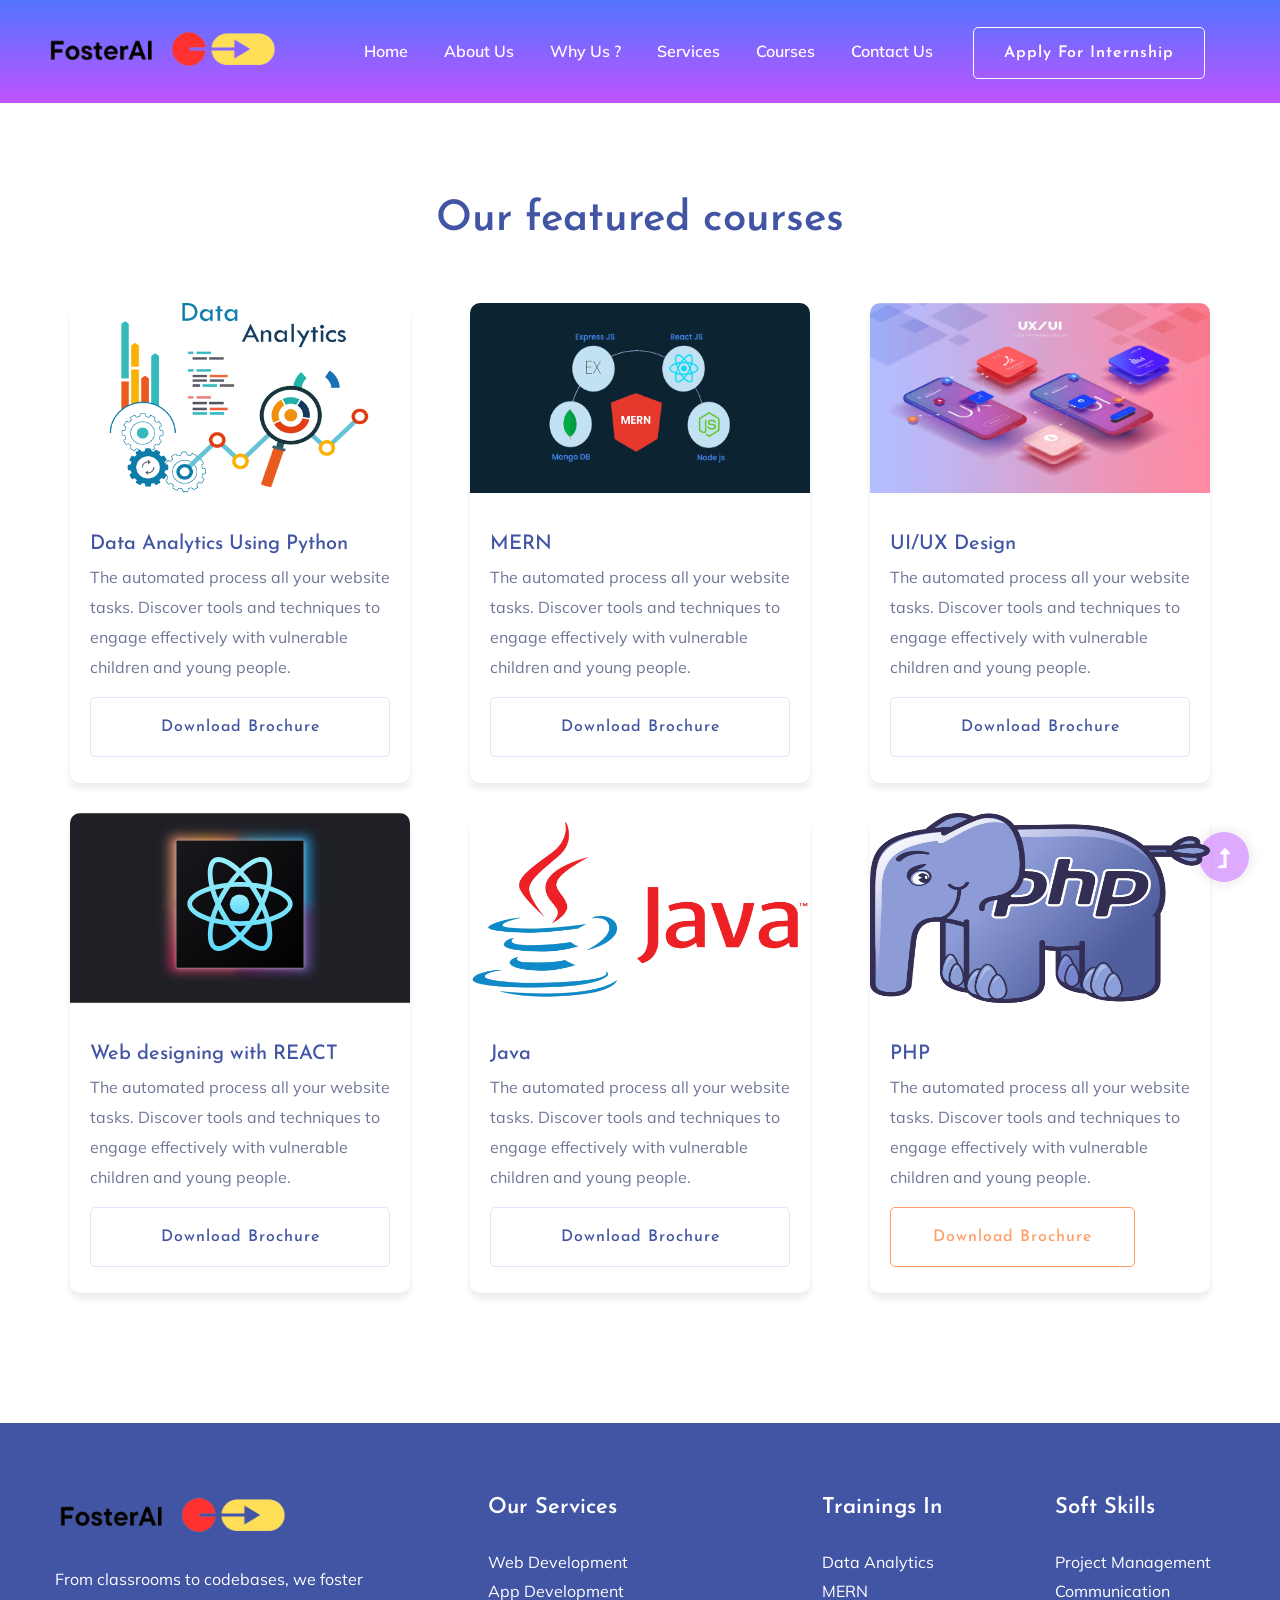
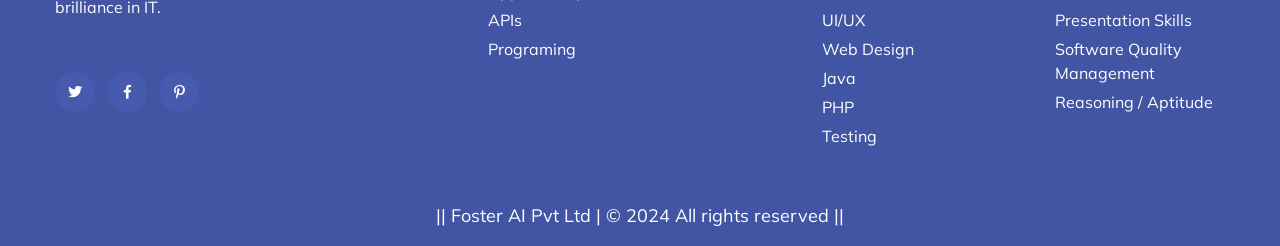
<file: Courses.html>
<!doctype html>
<html class="no-js" lang="zxx">

<head>
    <meta charset="utf-8">
    <meta http-equiv="x-ua-compatible" content="ie=edge">
    <title>Foster AI</title>
    <meta name="description" content="">
    <meta name="viewport" content="width=device-width, initial-scale=1">
    <link rel="manifest" href="site.webmanifest">
    <link rel="shortcut icon" type="image/x-icon" href="images/icon_logo (2).png">

    <!-- CSS here -->
    <link rel="stylesheet" href="assets/css/bootstrap.min.css">
    <link rel="stylesheet" href="assets/css/owl.carousel.min.css">
    <link rel="stylesheet" href="assets/css/slicknav.css">
    <link rel="stylesheet" href="assets/css/flaticon.css">
    <link rel="stylesheet" href="assets/css/progressbar_barfiller.css">
    <link rel="stylesheet" href="assets/css/gijgo.css">
    <link rel="stylesheet" href="assets/css/animate.min.css">
    <link rel="stylesheet" href="assets/css/animated-headline.css">
    <link rel="stylesheet" href="assets/css/magnific-popup.css">
    <link rel="stylesheet" href="assets/css/fontawesome-all.min.css">
    <link rel="stylesheet" href="assets/css/themify-icons.css">
    <link rel="stylesheet" href="assets/css/slick.css">
    <link rel="stylesheet" href="assets/css/nice-select.css">
    <link rel="stylesheet" href="assets/css/style.css">
    <style>
        #slide_area {
            height: 45vh;
        }

        #head2 {
            margin-top: -10vh;
        }

        .properties__img {
            height: 200px;
        }
        .footer-area .footer-tittle ul li {
            margin-bottom: 5px;
        }
    </style>
</head>

<body>
    <!-- ? Preloader Start -->
    <div id="preloader-active">
        <div class="preloader d-flex align-items-center justify-content-center">
            <div class="preloader-inner position-relative">
                <div class="preloader-circle"></div>
                <div class="preloader-img pere-text">
                    <img src="images/preLoadImg.png" alt=""></a>
                </div>
            </div>
        </div>
    </div>
    <!-- Preloader Start -->
    <!-- Header Start -->
    <div class="header-area header-transparent">
        <div class="main-header ">
            <div class="header-bottom  header-sticky sticky-bar" style="background: linear-gradient(to bottom, #5274ff 0%, #c054ff 100%);width: 100%; z-index: 156; position: fixed;" >
                <div class="container-fluid">
                    <div class="row align-items-center">
                        <!-- Logo -->
                        <div class="col-xl-2 col-lg-2">
                            <div class="logo">
                                <a href="index.html"><img src="images/logo-removebg-preview.png" height="45em" ></a>
                            </div>
                        </div>
                        <div class="col-xl-10 col-lg-10">
                            <div class="menu-wrapper d-flex align-items-center justify-content-end">
                                <!-- Main-menu -->
                                <div class="main-menu d-none d-lg-block">
                                    <nav>
                                        <ul id="navigation">                                                                                          
                                            <li><a href="index.html">Home</a></li>
                                            <li><a href="about.html">About Us</a></li>
                                            <li><a href="Why_us.html">Why Us ?</a></li>
                                            <li><a href="Services.html">Services</a></li>
                                            <li class="active"  ><a href="Courses.html">Courses</a></li>
                                            <li><a href="contact.html">Contact Us</a></li>
                                            <!-- Button -->
                                            <li class="button-header">
                                                <button class="btn btn3 btn-lg">Apply for Internship </button>
                                            </li>
                                        </ul>
                                    </nav>
                                </div>
                            </div>
                        </div>
                        <!-- Mobile Menu -->
                        <div class="col-12">
                            <div class="mobile_menu d-block d-lg-none"></div>
                        </div>
                    </div>
                </div>
            </div>
        </div>
    </div>
    <!-- Header End -->
    <main>
        <!--? slider Area Start-->
        <!-- <section id="slide_area" class="slider-area slider-area2">
            <div class="slider-active">
                
                <div class="single-slider slider-height2">
                    <div class="container">
                        <div class="row">
                            <div class="col-xl-8 col-lg-11 col-md-12">
                                <div id="head2" class="hero__caption hero__caption2">
                                    <h1 data-animation="bounceIn" data-delay="0.2s" style="font-size: 250%;">Our Courses</h1>
                                    <!-- breadcrumb Start-->
                                    <nav aria-label="breadcrumb">
                                        <ol class="breadcrumb">
                                            <li class="breadcrumb-item"><a href="index.html">Home</a></li>
                                            <li class="breadcrumb-item"><a href="#">Courses</a></li>
                                        </ol>
                                    </nav>
                                   
                                </div>
                            </div>
                        </div>
                    </div>
                </div>
            </div>
        </section> -->
        <!-- Courses area start -->
        <div class="courses-area section-padding40 fix" style="margin-top: 5vh;">
            <div class="container">
                <div class="row justify-content-center">
                    <div class="col-xl-7 col-lg-8">
                        <div class="section-tittle text-center mb-55">
                            <h2>Our featured courses</h2>
                        </div>
                    </div>
                </div>
                <div class="row">
                    <div class="col-lg-4">
                        <div class="properties properties2 mb-30">
                            <div class="properties__card">
                                <div class="properties__img overlay1">
                                    <a href="#"><img src="./images/courses/data-analytics.png" alt="" style="height: 190px;"></a>
                                </div>
                                <div class="properties__caption">
                                    <h3><a href="#">Data Analytics Using Python</a></h3>
                                    <p>The automated process all your website tasks. Discover tools and techniques to
                                        engage effectively with vulnerable children and young people.
                                    </p>

                                    <a href="#" class="border-btn border-btn2">Download Brochure</a>
                                </div>
                            </div>
                        </div>
                    </div>
                    <div class="col-lg-4">
                        <div class="properties properties2 mb-30">
                            <div class="properties__card">
                                <div class="properties__img overlay1">
                                    <a href="#"><img src="./images/courses/mern.png" alt="" style="height: 190px;"></a>
                                </div>
                                <div class="properties__caption">
                                    <h3><a href="#">MERN</a></h3>
                                    <p>The automated process all your website tasks. Discover tools and techniques to
                                        engage effectively with vulnerable children and young people.
                                    </p>
                                    <a href="#" class="border-btn border-btn2">Download Brochure</a>
                                </div>

                            </div>
                        </div>
                    </div>
                    <div class="col-lg-4">
                        <div class="properties properties2 mb-30">
                            <div class="properties__card">
                                <div class="properties__img overlay1">
                                    <a href="#"><img src="./images/courses/ui-ux.jpg" alt="" style="height: 190px;"></a>
                                </div>
                                <div class="properties__caption">
                                    <h3><a href="#">UI/UX Design</a></h3>
                                    <p>The automated process all your website tasks. Discover tools and techniques to
                                        engage effectively with vulnerable children and young people.

                                    </p>

                                    <a href="#" class="border-btn border-btn2">Download Brochure</a>
                                </div>

                            </div>
                        </div>
                    </div>
                    <div class="col-lg-4">
                        <div class="properties properties2 mb-30">
                            <div class="properties__card">
                                <div class="properties__img overlay1">
                                    <a href="#"><img src="./images/courses/react-logo.svg" alt="" style="height: 190px;"></a>
                                </div>
                                <div class="properties__caption">
                                    <h3><a href="#">Web designing with REACT</a></h3>
                                    <p>The automated process all your website tasks. Discover tools and techniques to
                                        engage effectively with vulnerable children and young people.

                                    </p>

                                    <a href="#" class="border-btn border-btn2">Download Brochure</a>
                                </div>

                            </div>
                        </div>
                    </div>
                    <div class="col-lg-4">
                        <div class="properties properties2 mb-30">
                            <div class="properties__card">
                                <div class="properties__img overlay1">
                                    <a href="#"><img src="./images/courses/java.png" alt="" style="height: 190px;"></a>
                                </div>
                                <div class="properties__caption">
                                    <h3><a href="#">Java</a></h3>
                                    <p>The automated process all your website tasks. Discover tools and techniques to
                                        engage effectively with vulnerable children and young people.

                                    </p>
                                    <a href="#" class="border-btn border-btn2">Download Brochure</a>
                                </div>

                            </div>
                        </div>
                    </div>
                    <div class="col-lg-4">
                        <div class="properties properties2 mb-30">
                            <div class="properties__card">
                                <div class="properties__img overlay1">
                                    <a href="#"><img src="./images/courses/php.png" alt="" style="height: 190px;"></a>
                                </div>
                                <div class="properties__caption">
                                    <h3><a href="#">PHP</a></h3>
                                    <p>The automated process all your website tasks. Discover tools and techniques to
                                        engage effectively with vulnerable children and young people.
                                    </p>
                                    <a href="#" class="border-btn ">Download Brochure</a>

                                </div>
                            </div>
                        </div>
                    </div>
                </div>
                <!-- <div class="row justify-content-center">
                    <div class="col-xl-7 col-lg-8">
                        <div class="section-tittle text-center mt-40">
                            <a href="#" class="border-btn">Load More</a>
                        </div>
                    </div>
                </div> -->
            </div>
        </div>
        <!-- Courses area End -->
        <!--? top subjects Area Start -->
        <!-- <div class="topic-area">
            <div class="container">
                <div class="row justify-content-center">
                    <div class="col-xl-7 col-lg-8">
                        <div class="section-tittle text-center mb-55">
                            <h2>Explore top subjects</h2>
                        </div>
                    </div>
                </div>
                <div class="row">
                    <div class="col-lg-3 col-md-4 col-sm-6">
                        <div class="single-topic text-center mb-30">
                            <div class="topic-img">
                                <img src="assets/img/gallery/topic1.png" alt="">
                                <div class="topic-content-box">
                                    <div class="topic-content">
                                        <h3><a href="#">Programing</a></h3>
                                    </div>
                                </div>
                            </div>
                        </div>
                    </div>
                    <div class="col-lg-3 col-md-4 col-sm-6">
                        <div class="single-topic text-center mb-30">
                            <div class="topic-img">
                                <img src="assets/img/gallery/topic2.png" alt="">
                                <div class="topic-content-box">
                                    <div class="topic-content">
                                        <h3><a href="#">Programing</a></h3>
                                    </div>
                                </div>
                            </div>
                        </div>
                    </div>
                    <div class="col-lg-3 col-md-4 col-sm-6">
                        <div class="single-topic text-center mb-30">
                            <div class="topic-img">
                                <img src="assets/img/gallery/topic3.png" alt="">
                                <div class="topic-content-box">
                                    <div class="topic-content">
                                        <h3><a href="#">Programing</a></h3>
                                    </div>
                                </div>
                            </div>
                        </div>
                    </div>
                    <div class="col-lg-3 col-md-4 col-sm-6">
                        <div class="single-topic text-center mb-30">
                            <div class="topic-img">
                                <img src="assets/img/gallery/topic4.png" alt="">
                                <div class="topic-content-box">
                                    <div class="topic-content">
                                        <h3><a href="#">Programing</a></h3>
                                    </div>
                                </div>
                            </div>
                        </div>
                    </div>
                    <div class="col-lg-3 col-md-4 col-sm-6">
                        <div class="single-topic text-center mb-30">
                            <div class="topic-img">
                                <img src="assets/img/gallery/topic5.png" alt="">
                                <div class="topic-content-box">
                                    <div class="topic-content">
                                        <h3><a href="#">Programing</a></h3>
                                    </div>
                                </div>
                            </div>
                        </div>
                    </div>
                    <div class="col-lg-3 col-md-4 col-sm-6">
                        <div class="single-topic text-center mb-30">
                            <div class="topic-img">
                                <img src="assets/img/gallery/topic6.png" alt="">
                                <div class="topic-content-box">
                                    <div class="topic-content">
                                        <h3><a href="#">Programing</a></h3>
                                    </div>
                                </div>
                            </div>
                        </div>
                    </div>
                    <div class="col-lg-3 col-md-4 col-sm-6">
                        <div class="single-topic text-center mb-30">
                            <div class="topic-img">
                                <img src="assets/img/gallery/topic7.png" alt="">
                                <div class="topic-content-box">
                                    <div class="topic-content">
                                        <h3><a href="#">Programing</a></h3>
                                    </div>
                                </div>
                            </div>
                        </div>
                    </div>
                    <div class="col-lg-3 col-md-4 col-sm-6">
                        <div class="single-topic text-center mb-30">
                            <div class="topic-img">
                                <img src="assets/img/gallery/topic8.png" alt="">
                                <div class="topic-content-box">
                                    <div class="topic-content">
                                        <h3><a href="#">Programing</a></h3>
                                    </div>
                                </div>
                            </div>
                        </div>
                    </div>
                </div>
                <div class="row justify-content-center">
                    <div class="col-xl-12">
                        <div class="section-tittle text-center mt-20">
                            <a href="courses.html" class="border-btn">View More Subjects</a>
                        </div>
                    </div>
                </div>
            </div>
        </div>
        <!-- top subjects End -->  
        <!-- ? services-area -->
        <!-- <div class="services-area services-area2 section-padding40">
            <div class="container">
                <div class="row justify-content-sm-center">
                    <div class="col-lg-4 col-md-6 col-sm-8">
                        <div class="single-services mb-30">
                            <div class="features-icon">
                                <img src="assets/img/icon/icon1.svg" alt="">
                            </div>
                            <div class="features-caption">
                                <h3>60+ UX courses</h3>
                                <p>The automated process all your website tasks.</p>
                            </div>
                        </div>
                    </div>
                    <div class="col-lg-4 col-md-6 col-sm-8">
                        <div class="single-services mb-30">
                            <div class="features-icon">
                                <img src="assets/img/icon/icon2.svg" alt="">
                            </div>
                            <div class="features-caption">
                                <h3>Expert instructors</h3>
                                <p>The automated process all your website tasks.</p>
                            </div>
                        </div>
                    </div>
                    <div class="col-lg-4 col-md-6 col-sm-8">
                        <div class="single-services mb-30">
                            <div class="features-icon">
                                <img src="assets/img/icon/icon3.svg" alt="">
                            </div>
                            <div class="features-caption">
                                <h3>Life time access</h3>
                                <p>The automated process all your website tasks.</p>
                            </div>
                        </div>
                    </div>
                </div>
            </div>
        </div> -->
    </main>
    <footer>
        <div class="footer-wrappper footer-bg">
           <!-- Footer Start-->
           <div class="footer-area" style="padding-top: 8vh;">
               <div class="container">
                   <div class="row justify-content-between">
                       <div class="col-xl-4 col-lg-5 col-md-4 col-sm-6">
                           <div class="single-footer-caption mb-50">
                               <div class="single-footer-caption mb-30">
                                   <!-- logo -->
                                   <div class="footer-logo mb-25">
                                       <a href="index.html"><img src="images/logo-removebg-preview.png" height="45em"  alt=""></a>
                                   </div>
                                   <div class="footer-tittle">
                                       <div class="footer-pera">
                                           <p>From classrooms to codebases, we foster brilliance in IT.</p>
                                       </div>
                                   </div>
                                   <!-- social -->
                                   <div class="footer-social">
                                       <a href="#"><i class="fab fa-twitter"></i></a>
                                       <a href="#"><i class="fab fa-facebook-f"></i></a>
                                       <a href="#"><i class="fab fa-pinterest-p"></i></a>
                                   </div>
                               </div>
                           </div>
                       </div>
                       <div class="col-xl-3 col-lg-4 col-md-4 col-sm-5">
                           <div class="single-footer-caption mb-50">
                               <div class="footer-tittle">
                                   <h4>Our Services</h4>
                                   <ul>
                                       <li><a href="#">Web Development</a></li>
                                       <li><a href="#">App Development</a></li>
                                       <li><a href="#">APIs </a></li>
                                       <li><a href="#">Programing</a></li>                                
                                   </ul>
                               </div>
                           </div>
                       </div>
                       <div class="col-xl-2 col-lg-4 col-md-4 col-sm-6">
                           <div class="single-footer-caption mb-50">
                               <div class="footer-tittle">
                                   <h4>Trainings In</h4>
                                   <ul>
                                       <li><a href="#">Data Analytics</a></li>
                                       <li><a href="#">MERN</a></li>
                                       <li><a href="#">UI/UX</a></li>
                                       <li><a href="#">Web Design</a></li>
                                       <li><a href="#">Java</a></li>
                                       <li><a href="#">PHP</a></li>
                                       <li><a href="#">Testing</a></li>
                                   </ul>
                               </div>
                           </div>
                       </div>
                       <div class="col-xl-2 col-lg-3 col-md-4 col-sm-6">
                           <div class="single-footer-caption mb-50">
                               <div class="footer-tittle">
                                   <h4>Soft Skills</h4>
                                   <ul>
                                       <li><a href="#">Project Management</a></li>
                                       <li><a href="#">Communication</a></li>
                                       <li><a href="#">Presentation Skills</a></li>
                                       <li><a href="#">Software Quality Management</a></li>
                                       <li><a href="#">Reasoning / Aptitude</a></li>
                                   </ul>
                               </div>
                           </div>
                       </div>
                   </div>
               </div>
           </div>
           <!-- footer-bottom area -->
           <div class="footer-bottom-area">
               <div class="container">
                   <div class="footer-border" style="padding: 0px;">
                       <div class="row d-flex align-items-center">
                           <div class="col-xl-12 ">
                               <div class="footer-copy-right text-center">
                                   <p><!-- Link back to Colorlib can't be removed. Template is licensed under CC BY 3.0. -->
                                     || Foster AI Pvt Ltd | &copy; 2024 All rights reserved ||
                                     <!-- Link back to Colorlib can't be removed. Template is licensed under CC BY 3.0. --></p>
                                 </div>
                             </div>
                         </div>
                     </div>
                 </div>
             </div>
             <!-- Footer End-->
         </div>
     </footer> 
      <!-- Scroll Up -->
      <div id="back-top" >
        <a title="Go to Top" href="#"> <i class="fas fa-level-up-alt"></i></a>
    </div>

    <!-- JS here -->
    <script src="./assets/js/vendor/modernizr-3.5.0.min.js"></script>
    <!-- Jquery, Popper, Bootstrap -->
    <script src="./assets/js/vendor/jquery-1.12.4.min.js"></script>
    <script src="./assets/js/popper.min.js"></script>
    <script src="./assets/js/bootstrap.min.js"></script>
    <!-- Jquery Mobile Menu -->
    <script src="./assets/js/jquery.slicknav.min.js"></script>

    <!-- Jquery Slick , Owl-Carousel Plugins -->
    <script src="./assets/js/owl.carousel.min.js"></script>
    <script src="./assets/js/slick.min.js"></script>
    <!-- One Page, Animated-HeadLin -->
    <script src="./assets/js/wow.min.js"></script>
    <script src="./assets/js/animated.headline.js"></script>
    <script src="./assets/js/jquery.magnific-popup.js"></script>

    <!-- Date Picker -->
    <script src="./assets/js/gijgo.min.js"></script>
    <!-- Nice-select, sticky -->
    <script src="./assets/js/jquery.nice-select.min.js"></script>
    <script src="./assets/js/jquery.sticky.js"></script>
    <!-- Progress -->
    <script src="./assets/js/jquery.barfiller.js"></script>

    <!-- counter , waypoint,Hover Direction -->
    <script src="./assets/js/jquery.counterup.min.js"></script>
    <script src="./assets/js/waypoints.min.js"></script>
    <script src="./assets/js/jquery.countdown.min.js"></script>
    <script src="./assets/js/hover-direction-snake.min.js"></script>

    <!-- contact js -->
    <script src="./assets/js/contact.js"></script>
    <script src="./assets/js/jquery.form.js"></script>
    <script src="./assets/js/jquery.validate.min.js"></script>
    <script src="./assets/js/mail-script.js"></script>
    <script src="./assets/js/jquery.ajaxchimp.min.js"></script>

    <!-- Jquery Plugins, main Jquery -->
    <script src="./assets/js/plugins.js"></script>
    <script src="./assets/js/main.js"></script>

</body>

</html>
</file>
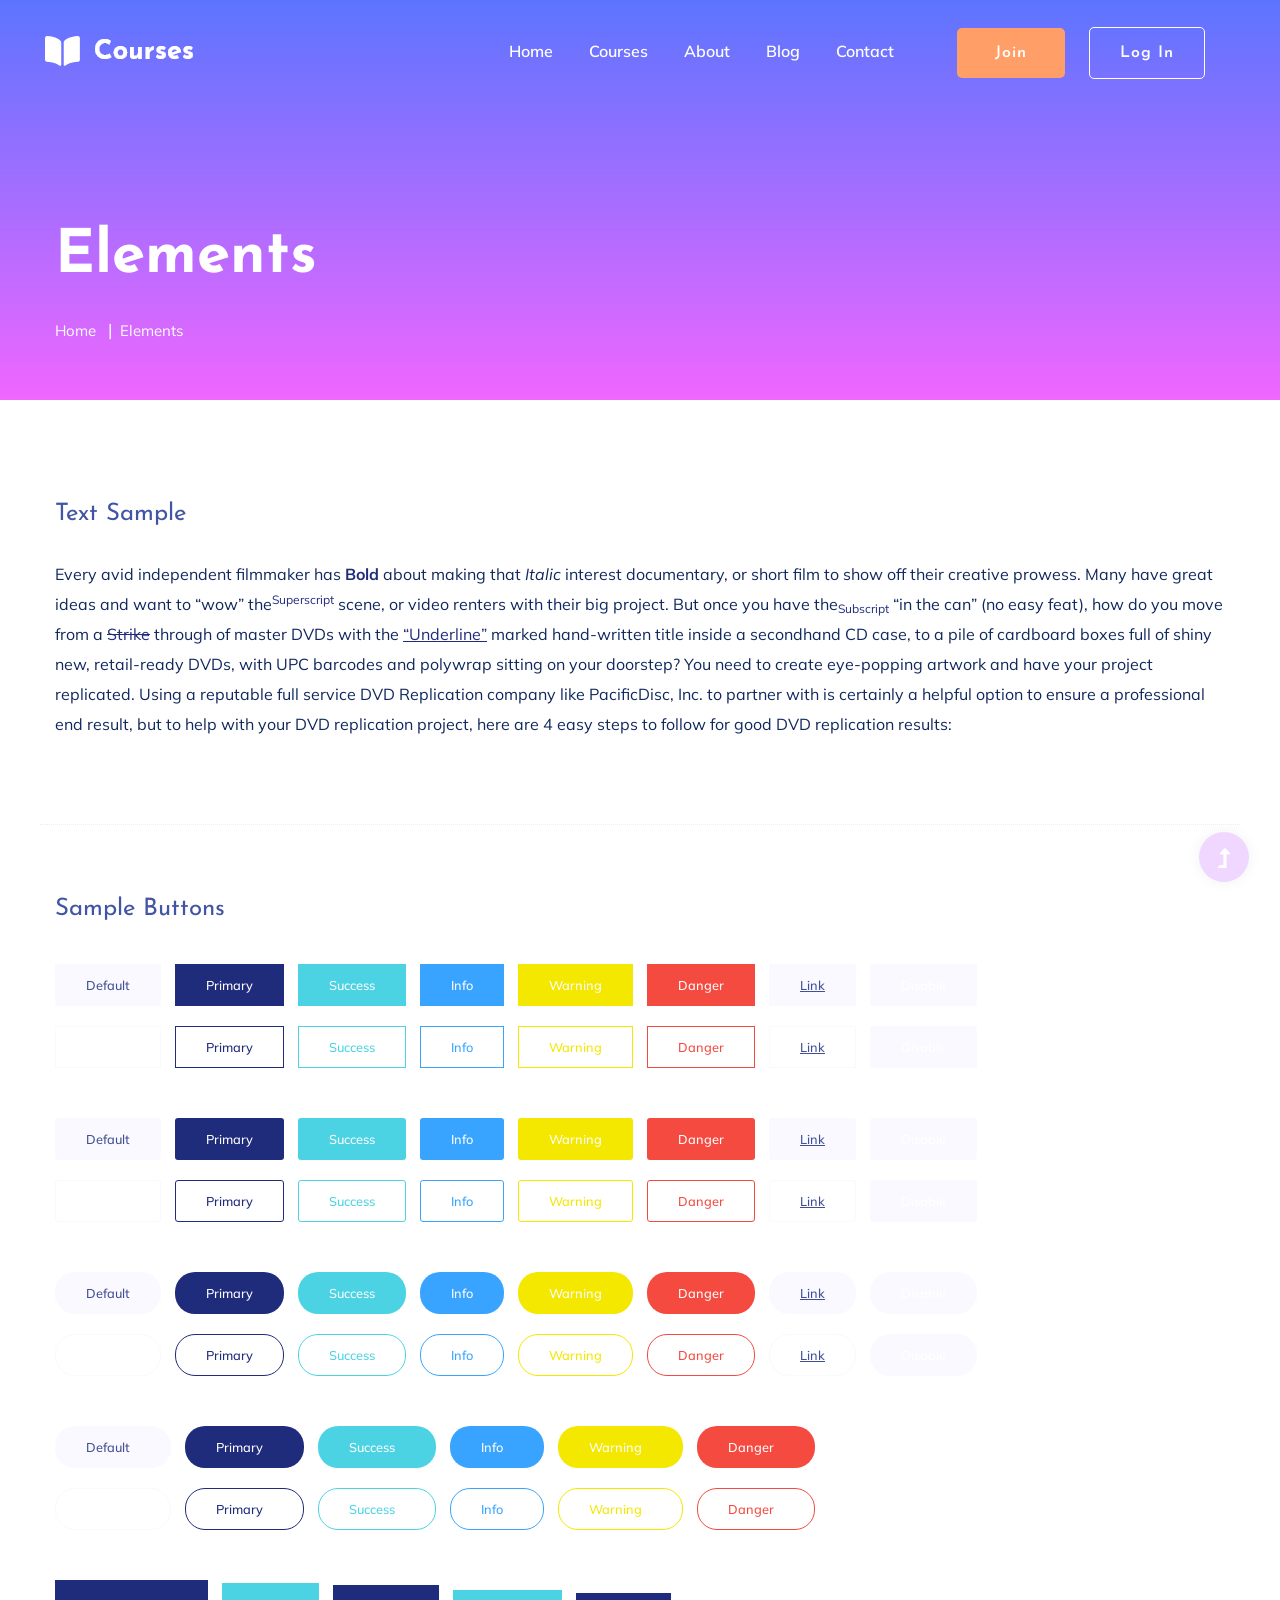
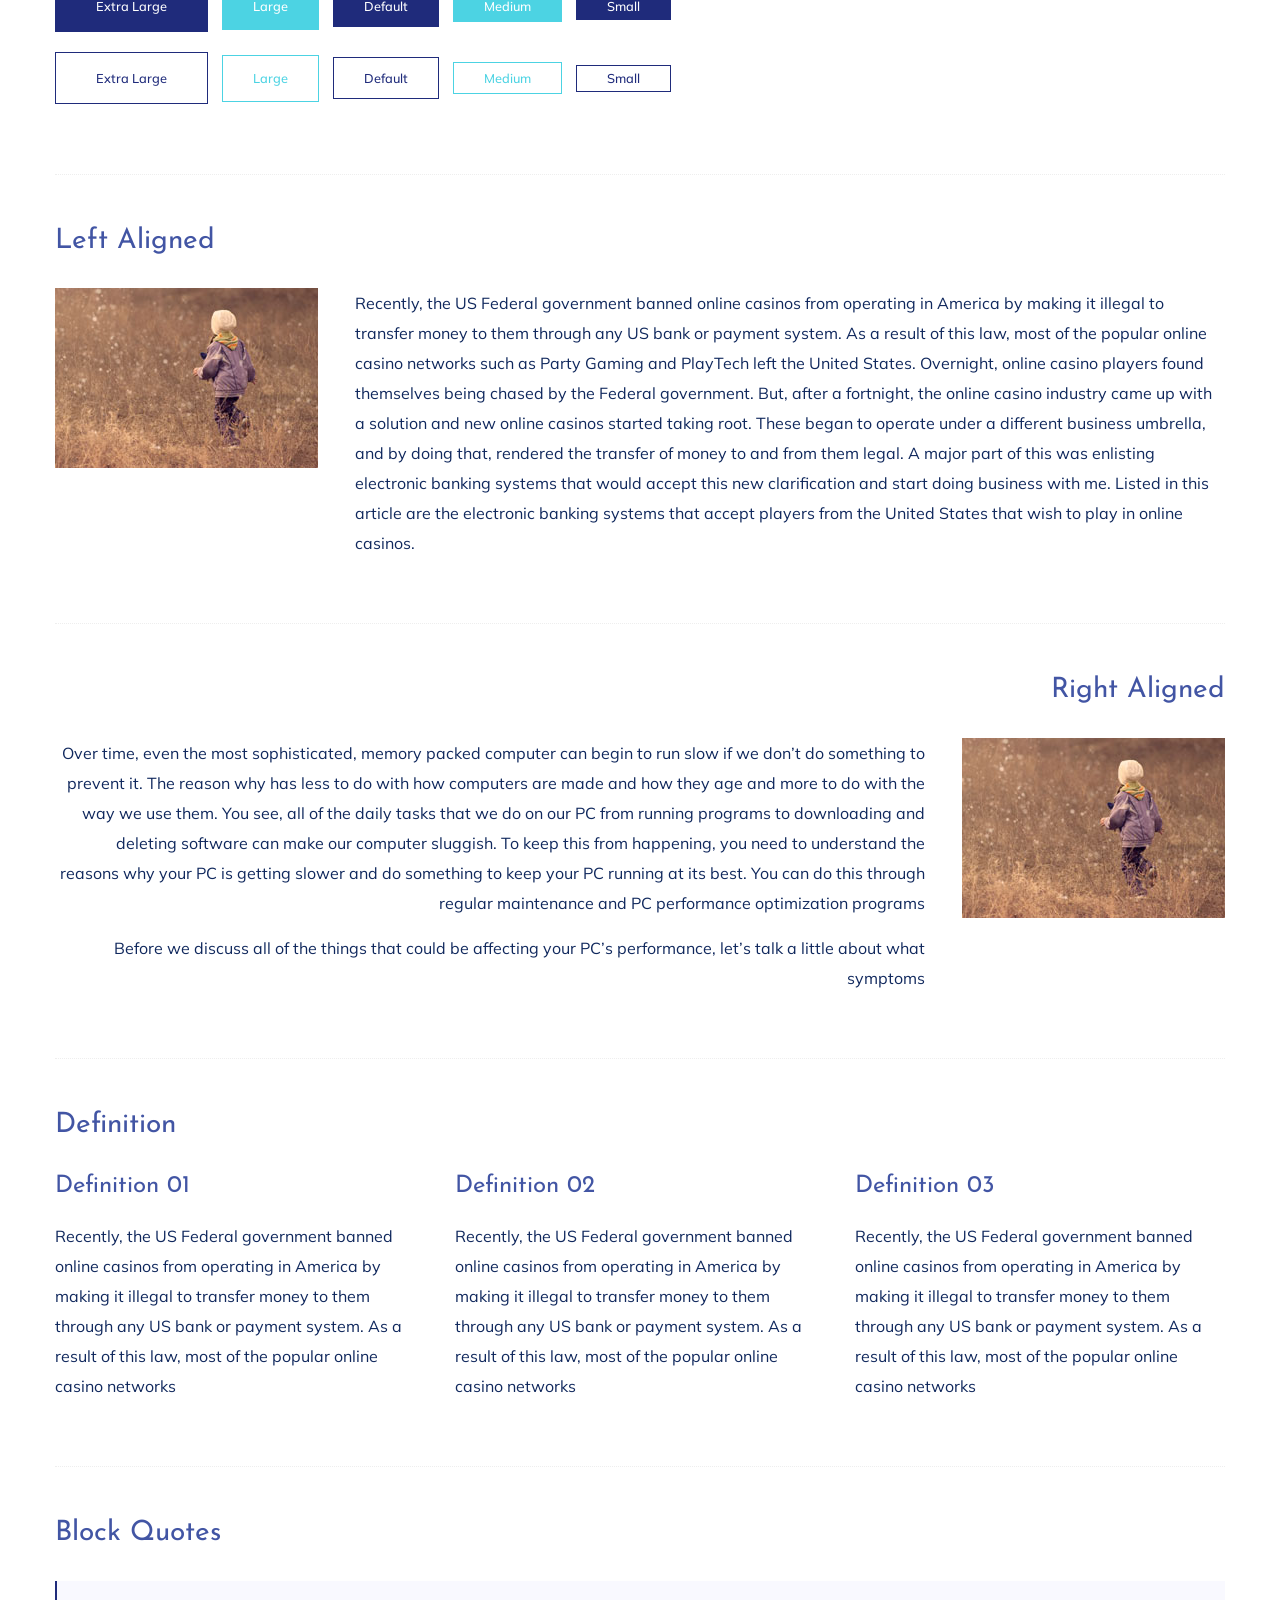
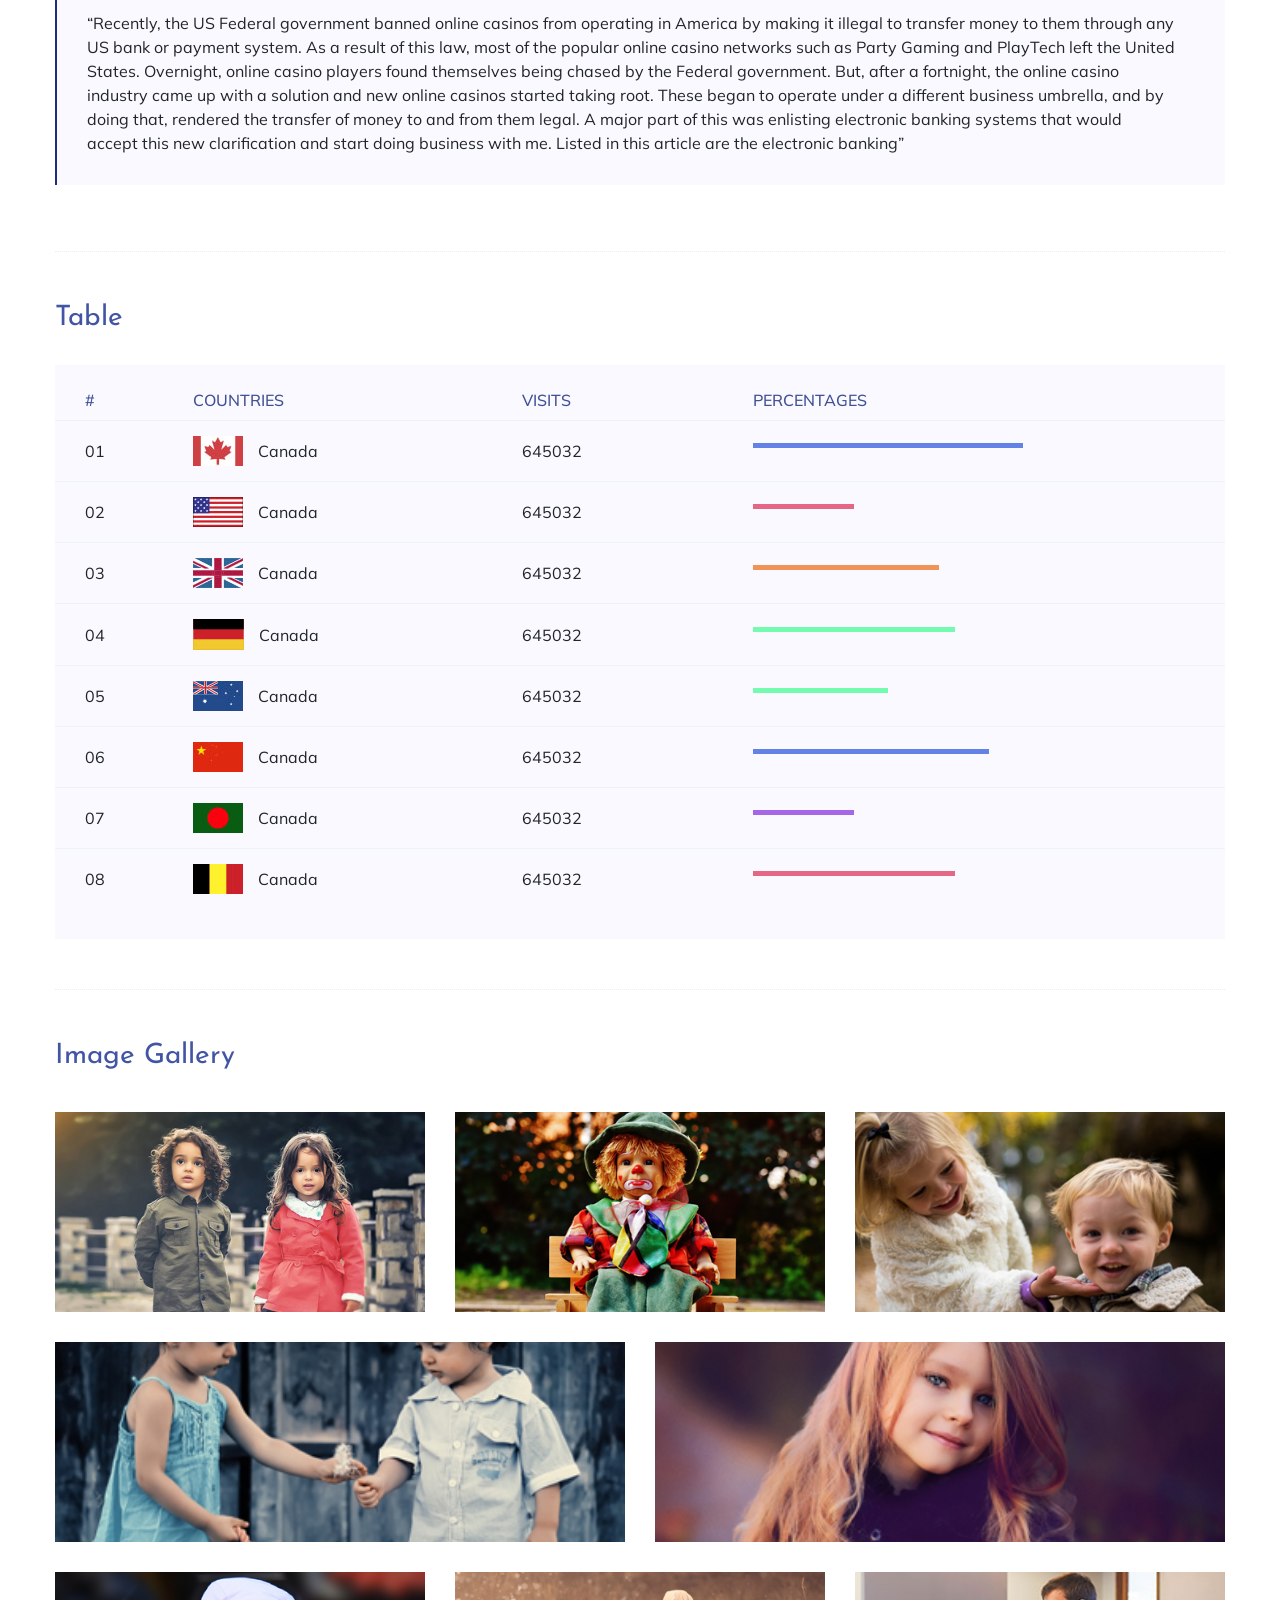
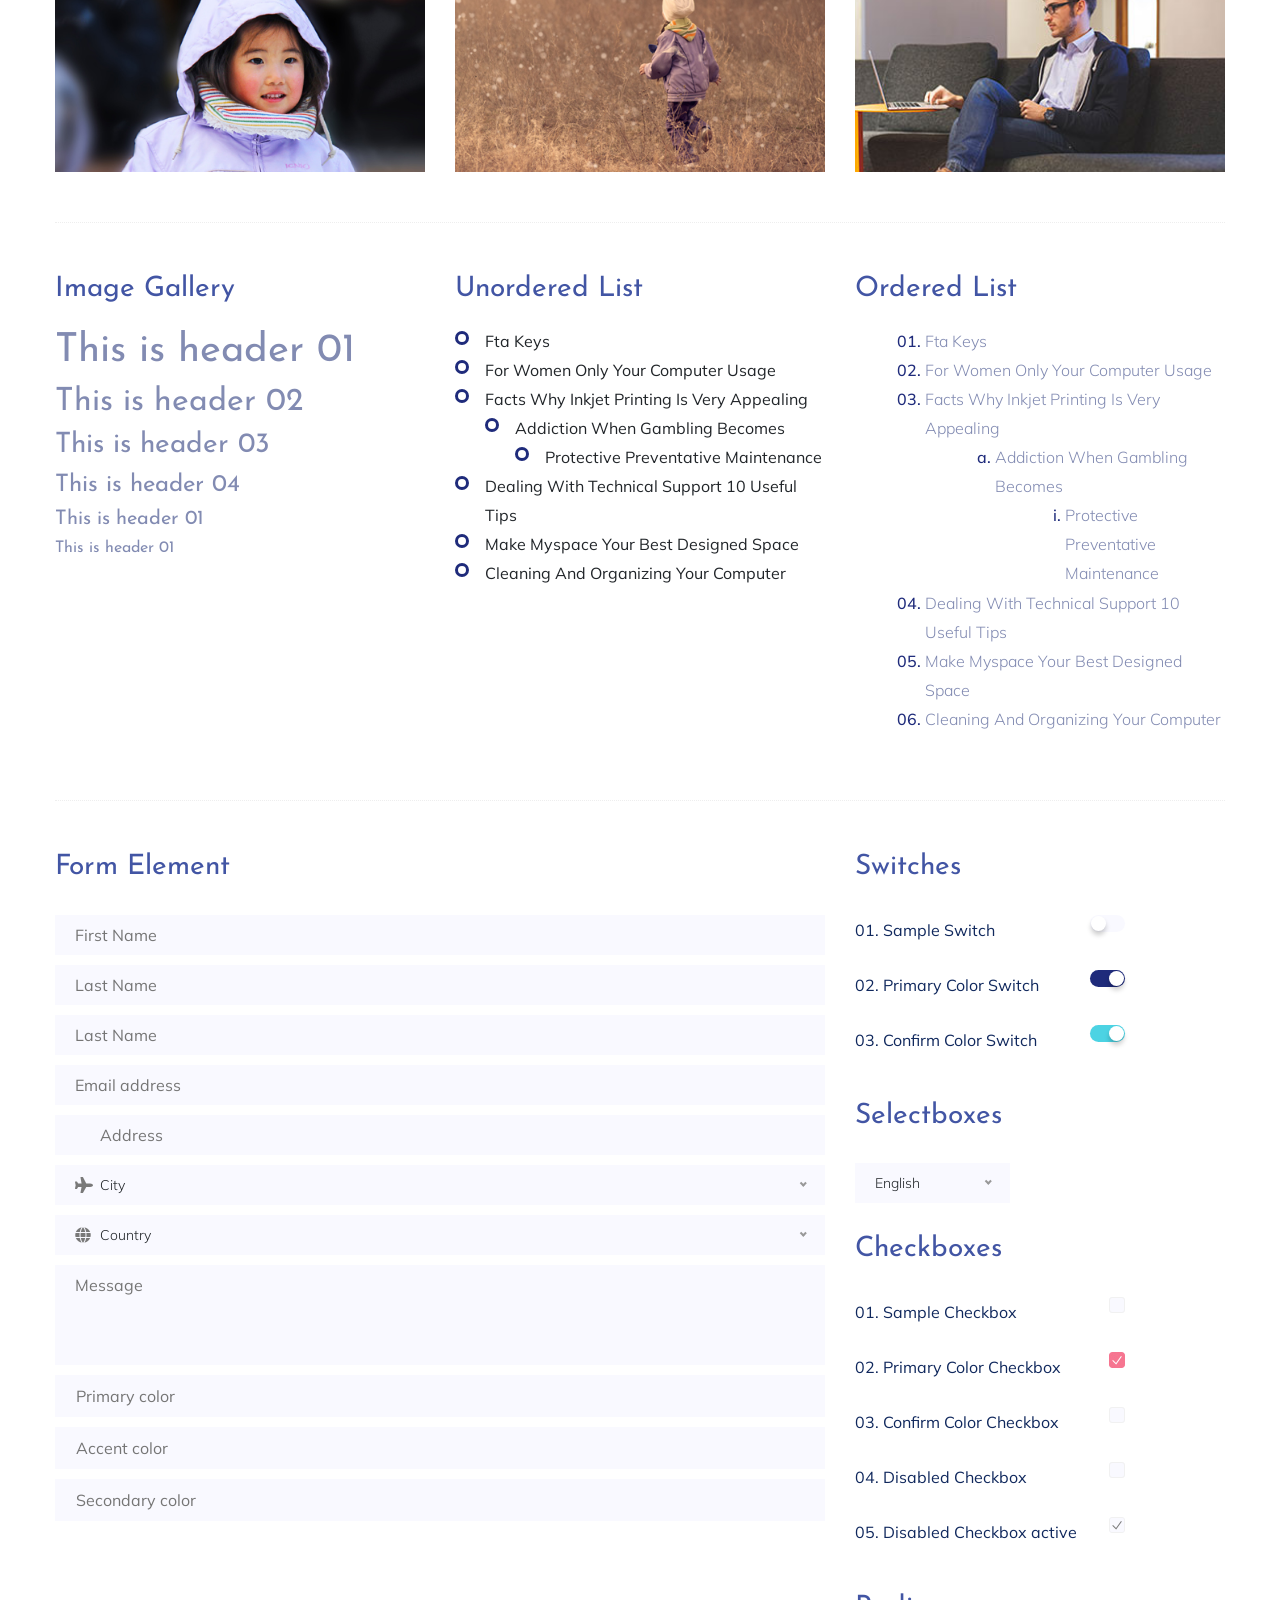
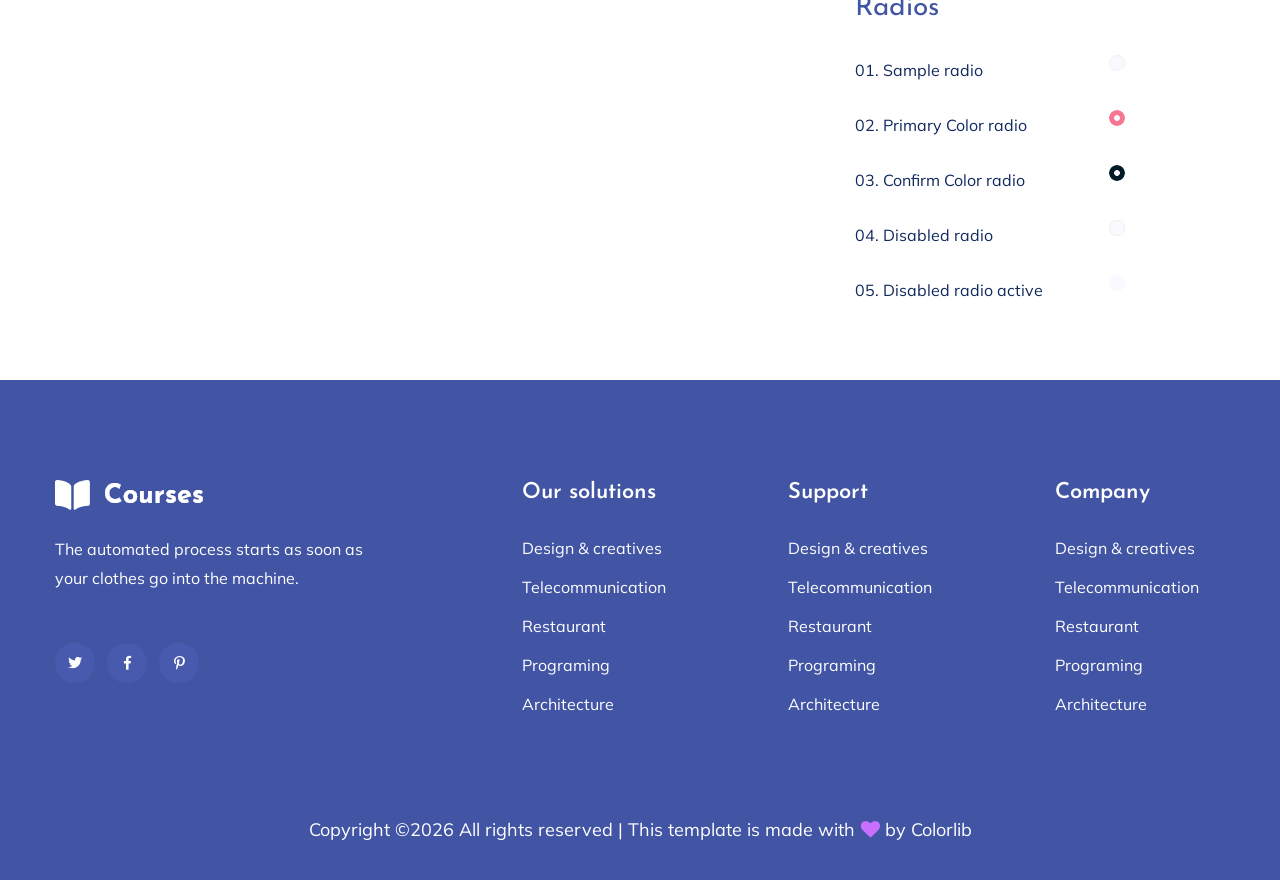
<file: elements.html>
<!doctype html>
<html class="no-js" lang="zxx">
<head>
	<meta charset="utf-8">
	<meta http-equiv="x-ua-compatible" content="ie=edge">
	<title>Courses | Education</title>
	<meta name="description" content="">
	<meta name="viewport" content="width=device-width, initial-scale=1">
	<link rel="shortcut icon" type="image/x-icon" href="assets/img/favicon.ico">

	<!-- CSS here -->
	<link rel="stylesheet" href="assets/css/bootstrap.min.css">
	<link rel="stylesheet" href="assets/css/owl.carousel.min.css">
	<link rel="stylesheet" href="assets/css/slicknav.css">
	<link rel="stylesheet" href="assets/css/animate.min.css">
	<link rel="stylesheet" href="assets/css/hamburgers.min.css">
	<link rel="stylesheet" href="assets/css/magnific-popup.css">
	<link rel="stylesheet" href="assets/css/fontawesome-all.min.css">
	<link rel="stylesheet" href="assets/css/themify-icons.css">
	<link rel="stylesheet" href="assets/css/slick.css">
	<link rel="stylesheet" href="assets/css/nice-select.css">
	<link rel="stylesheet" href="assets/css/style.css">
</head>
<body>
	<!--? Preloader Start -->
	<div id="preloader-active">
		<div class="preloader d-flex align-items-center justify-content-center">
			<div class="preloader-inner position-relative">
				<div class="preloader-circle"></div>
				<div class="preloader-img pere-text">
					<img src="assets/img/logo/loder.png" alt="">
				</div>
			</div>
		</div>
	</div>
	<!-- Preloader Start -->
	<!-- Header Start -->
	<div class="header-area header-transparent">
		<div class="main-header ">
			<div class="header-bottom  header-sticky">
				<div class="container-fluid">
					<div class="row align-items-center">
						<!-- Logo -->
						<div class="col-xl-2 col-lg-2">
							<div class="logo">
								<a href="index.html"><img src="assets/img/logo/logo.png" alt=""></a>
							</div>
						</div>
						<div class="col-xl-10 col-lg-10">
							<div class="menu-wrapper d-flex align-items-center justify-content-end">
								<!-- Main-menu -->
								<div class="main-menu d-none d-lg-block">
									<nav>
										<ul id="navigation">                                                                                          
											<li class="active" ><a href="index.html">Home</a></li>
											<li><a href="courses.html">Courses</a></li>
											<li><a href="about.html">About</a></li>
											<li><a href="#">Blog</a>
												<ul class="submenu">
													<li><a href="blog.html">Blog</a></li>
													<li><a href="blog_details.html">Blog Details</a></li>
													<li><a href="elements.html">Element</a></li>
												</ul>
											</li>
											<li><a href="contact.html">Contact</a></li>
											<!-- Button -->
											<li class="button-header margin-left "><a href="#" class="btn">Join</a></li>
											<li class="button-header"><a href="login.html" class="btn btn3">Log in</a></li>
										</ul>
									</nav>
								</div>
							</div>
						</div> 
						<!-- Mobile Menu -->
						<div class="col-12">
							<div class="mobile_menu d-block d-lg-none"></div>
						</div>
					</div>
				</div>
			</div>
		</div>
	</div>
	<!-- Header End -->
	<main>
		<!--? slider Area Start-->
		<section class="slider-area slider-area2">
			<div class="slider-active">
				<!-- Single Slider -->
				<div class="single-slider slider-height2">
					<div class="container">
						<div class="row">
							<div class="col-xl-8 col-lg-11 col-md-12">
								<div class="hero__caption hero__caption2">
									<h1 data-animation="bounceIn" data-delay="0.2s">Elements</h1>
									<!-- breadcrumb Start-->
									<nav aria-label="breadcrumb">
										<ol class="breadcrumb">
											<li class="breadcrumb-item"><a href="index.html">Home</a></li>
											<li class="breadcrumb-item"><a href="#">Elements</a></li> 
										</ol>
									</nav>
									<!-- breadcrumb End -->
								</div>
							</div>
						</div>
					</div>          
				</div>
			</div>
		</section>
		<!--? Start Sample Area -->
		<section class="sample-text-area">
			<div class="container box_1170">
				<h3 class="text-heading">Text Sample</h3>
				<p class="sample-text">
					Every avid independent filmmaker has <b>Bold</b> about making that <i>Italic</i> interest documentary,
					or short
					film to show off their creative prowess. Many have great ideas and want to “wow”
					the<sup>Superscript</sup> scene,
					or video renters with their big project. But once you have the<sub>Subscript</sub> “in the can” (no easy
					feat), how
					do you move from a <del>Strike</del> through of master DVDs with the <u>“Underline”</u> marked
					hand-written title
					inside a secondhand CD case, to a pile of cardboard boxes full of shiny new, retail-ready DVDs, with UPC
					barcodes
					and polywrap sitting on your doorstep? You need to create eye-popping artwork and have your project
					replicated.
					Using a reputable full service DVD Replication company like PacificDisc, Inc. to partner with is
					certainly a
					helpful option to ensure a professional end result, but to help with your DVD replication project, here
					are 4 easy
					steps to follow for good DVD replication results:
					
				</p>
			</div>
		</section>
		<!-- End Sample Area -->
		<!--? Start Button -->
		<section class="button-area">
			<div class="container box_1170 border-top-generic">
				<h3 class="text-heading">Sample Buttons</h3>
				<div class="button-group-area">
					<a href="#" class="genric-btn default">Default</a>
					<a href="#" class="genric-btn primary">Primary</a>
					<a href="#" class="genric-btn success">Success</a>
					<a href="#" class="genric-btn info">Info</a>
					<a href="#" class="genric-btn warning">Warning</a>
					<a href="#" class="genric-btn danger">Danger</a>
					<a href="#" class="genric-btn link">Link</a>
					<a href="#" class="genric-btn disable">Disable</a>
				</div>
				<div class="button-group-area mt-10">
					<a href="#" class="genric-btn default-border">Default</a>
					<a href="#" class="genric-btn primary-border">Primary</a>
					<a href="#" class="genric-btn success-border">Success</a>
					<a href="#" class="genric-btn info-border">Info</a>
					<a href="#" class="genric-btn warning-border">Warning</a>
					<a href="#" class="genric-btn danger-border">Danger</a>
					<a href="#" class="genric-btn link-border">Link</a>
					<a href="#" class="genric-btn disable">Disable</a>
				</div>
				<div class="button-group-area mt-40">
					<a href="#" class="genric-btn default radius">Default</a>
					<a href="#" class="genric-btn primary radius">Primary</a>
					<a href="#" class="genric-btn success radius">Success</a>
					<a href="#" class="genric-btn info radius">Info</a>
					<a href="#" class="genric-btn warning radius">Warning</a>
					<a href="#" class="genric-btn danger radius">Danger</a>
					<a href="#" class="genric-btn link radius">Link</a>
					<a href="#" class="genric-btn disable radius">Disable</a>
				</div>
				<div class="button-group-area mt-10">
					<a href="#" class="genric-btn default-border radius">Default</a>
					<a href="#" class="genric-btn primary-border radius">Primary</a>
					<a href="#" class="genric-btn success-border radius">Success</a>
					<a href="#" class="genric-btn info-border radius">Info</a>
					<a href="#" class="genric-btn warning-border radius">Warning</a>
					<a href="#" class="genric-btn danger-border radius">Danger</a>
					<a href="#" class="genric-btn link-border radius">Link</a>
					<a href="#" class="genric-btn disable radius">Disable</a>
				</div>
				<div class="button-group-area mt-40">
					<a href="#" class="genric-btn default circle">Default</a>
					<a href="#" class="genric-btn primary circle">Primary</a>
					<a href="#" class="genric-btn success circle">Success</a>
					<a href="#" class="genric-btn info circle">Info</a>
					<a href="#" class="genric-btn warning circle">Warning</a>
					<a href="#" class="genric-btn danger circle">Danger</a>
					<a href="#" class="genric-btn link circle">Link</a>
					<a href="#" class="genric-btn disable circle">Disable</a>
				</div>
				<div class="button-group-area mt-10">
					<a href="#" class="genric-btn default-border circle">Default</a>
					<a href="#" class="genric-btn primary-border circle">Primary</a>
					<a href="#" class="genric-btn success-border circle">Success</a>
					<a href="#" class="genric-btn info-border circle">Info</a>
					<a href="#" class="genric-btn warning-border circle">Warning</a>
					<a href="#" class="genric-btn danger-border circle">Danger</a>
					<a href="#" class="genric-btn link-border circle">Link</a>
					<a href="#" class="genric-btn disable circle">Disable</a>
				</div>
				<div class="button-group-area mt-40">
					<a href="#" class="genric-btn default circle arrow">Default<span class="lnr lnr-arrow-right"></span></a>
					<a href="#" class="genric-btn primary circle arrow">Primary<span class="lnr lnr-arrow-right"></span></a>
					<a href="#" class="genric-btn success circle arrow">Success<span class="lnr lnr-arrow-right"></span></a>
					<a href="#" class="genric-btn info circle arrow">Info<span class="lnr lnr-arrow-right"></span></a>
					<a href="#" class="genric-btn warning circle arrow">Warning<span class="lnr lnr-arrow-right"></span></a>
					<a href="#" class="genric-btn danger circle arrow">Danger<span class="lnr lnr-arrow-right"></span></a>
				</div>
				<div class="button-group-area mt-10">
					<a href="#" class="genric-btn default-border circle arrow">Default<span
						class="lnr lnr-arrow-right"></span></a>
						<a href="#" class="genric-btn primary-border circle arrow">Primary<span
							class="lnr lnr-arrow-right"></span></a>
							<a href="#" class="genric-btn success-border circle arrow">Success<span
								class="lnr lnr-arrow-right"></span></a>
								<a href="#" class="genric-btn info-border circle arrow">Info<span
									class="lnr lnr-arrow-right"></span></a>
									<a href="#" class="genric-btn warning-border circle arrow">Warning<span
										class="lnr lnr-arrow-right"></span></a>
										<a href="#" class="genric-btn danger-border circle arrow">Danger<span
											class="lnr lnr-arrow-right"></span></a>
										</div>
										<div class="button-group-area mt-40">
											<a href="#" class="genric-btn primary e-large">Extra Large</a>
											<a href="#" class="genric-btn success large">Large</a>
											<a href="#" class="genric-btn primary">Default</a>
											<a href="#" class="genric-btn success medium">Medium</a>
											<a href="#" class="genric-btn primary small">Small</a>
										</div>
										<div class="button-group-area mt-10">
											<a href="#" class="genric-btn primary-border e-large">Extra Large</a>
											<a href="#" class="genric-btn success-border large">Large</a>
											<a href="#" class="genric-btn primary-border">Default</a>
											<a href="#" class="genric-btn success-border medium">Medium</a>
											<a href="#" class="genric-btn primary-border small">Small</a>
										</div>
									</div>
								</section>
								<!-- End Button -->
								<!--? Start Align Area -->
								<div class="whole-wrap">
									<div class="container box_1170">
										<div class="section-top-border">
											<h3 class="mb-30">Left Aligned</h3>
											<div class="row">
												<div class="col-md-3">
													<img src="assets/img/elements/d.jpg" alt="" class="img-fluid">
												</div>
												<div class="col-md-9 mt-sm-20">
													<p>Recently, the US Federal government banned online casinos from operating in America by making
														it illegal to
														transfer money to them through any US bank or payment system. As a result of this law, most
														of the popular
														online casino networks such as Party Gaming and PlayTech left the United States. Overnight,
														online casino
														players found themselves being chased by the Federal government. But, after a fortnight, the
														online casino
														industry came up with a solution and new online casinos started taking root. These began to
														operate under a
														different business umbrella, and by doing that, rendered the transfer of money to and from
														them legal. A major
														part of this was enlisting electronic banking systems that would accept this new
														clarification and start doing
														business with me. Listed in this article are the electronic banking systems that accept
														players from the United
													States that wish to play in online casinos.</p>
												</div>
											</div>
										</div>
										<div class="section-top-border text-right">
											<h3 class="mb-30">Right Aligned</h3>
											<div class="row">
												<div class="col-md-9">
													<p class="text-right">Over time, even the most sophisticated, memory packed computer can begin
														to run slow if we
														don’t do something to prevent it. The reason why has less to do with how computers are made
														and how they age and
														more to do with the way we use them. You see, all of the daily tasks that we do on our PC
														from running programs
														to downloading and deleting software can make our computer sluggish. To keep this from
														happening, you need to
														understand the reasons why your PC is getting slower and do something to keep your PC
														running at its best. You
													can do this through regular maintenance and PC performance optimization programs</p>
													<p class="text-right">Before we discuss all of the things that could be affecting your PC’s
														performance, let’s
													talk a little about what symptoms</p>
												</div>
												<div class="col-md-3">
													<img src="assets/img/elements/d.jpg" alt="" class="img-fluid">
												</div>
											</div>
										</div>
										<div class="section-top-border">
											<h3 class="mb-30">Definition</h3>
											<div class="row">
												<div class="col-md-4">
													<div class="single-defination">
														<h4 class="mb-20">Definition 01</h4>
														<p>Recently, the US Federal government banned online casinos from operating in America by
															making it illegal to
															transfer money to them through any US bank or payment system. As a result of this law,
															most of the popular
														online casino networks</p>
													</div>
												</div>
												<div class="col-md-4">
													<div class="single-defination">
														<h4 class="mb-20">Definition 02</h4>
														<p>Recently, the US Federal government banned online casinos from operating in America by
															making it illegal to
															transfer money to them through any US bank or payment system. As a result of this law,
															most of the popular
														online casino networks</p>
													</div>
												</div>
												<div class="col-md-4">
													<div class="single-defination">
														<h4 class="mb-20">Definition 03</h4>
														<p>Recently, the US Federal government banned online casinos from operating in America by
															making it illegal to
															transfer money to them through any US bank or payment system. As a result of this law,
															most of the popular
														online casino networks</p>
													</div>
												</div>
											</div>
										</div>
										<div class="section-top-border">
											<h3 class="mb-30">Block Quotes</h3>
											<div class="row">
												<div class="col-lg-12">
													<blockquote class="generic-blockquote">
														“Recently, the US Federal government banned online casinos from operating in America by
														making it illegal to
														transfer money to them through any US bank or payment system. As a result of this law, most
														of the popular
														online casino networks such as Party Gaming and PlayTech left the United States. Overnight,
														online casino
														players found themselves being chased by the Federal government. But, after a fortnight, the
														online casino
														industry came up with a solution and new online casinos started taking root. These began to
														operate under a
														different business umbrella, and by doing that, rendered the transfer of money to and from
														them legal. A major
														part of this was enlisting electronic banking systems that would accept this new
														clarification and start doing
														business with me. Listed in this article are the electronic banking”
													</blockquote>
												</div>
											</div>
										</div>
										<div class="section-top-border">
											<h3 class="mb-30">Table</h3>
											<div class="progress-table-wrap">
												<div class="progress-table">
													<div class="table-head">
														<div class="serial">#</div>
														<div class="country">Countries</div>
														<div class="visit">Visits</div>
														<div class="percentage">Percentages</div>
													</div>
													<div class="table-row">
														<div class="serial">01</div>
														<div class="country"> <img src="assets/img/elements/f1.jpg" alt="flag">Canada</div>
														<div class="visit">645032</div>
														<div class="percentage">
															<div class="progress">
																<div class="progress-bar color-1" role="progressbar" style="width: 80%"
																aria-valuenow="80" aria-valuemin="0" aria-valuemax="100"></div>
															</div>
														</div>
													</div>
													<div class="table-row">
														<div class="serial">02</div>
														<div class="country"> <img src="assets/img/elements/f2.jpg" alt="flag">Canada</div>
														<div class="visit">645032</div>
														<div class="percentage">
															<div class="progress">
																<div class="progress-bar color-2" role="progressbar" style="width: 30%"
																aria-valuenow="30" aria-valuemin="0" aria-valuemax="100"></div>
															</div>
														</div>
													</div>
													<div class="table-row">
														<div class="serial">03</div>
														<div class="country"> <img src="assets/img/elements/f3.jpg" alt="flag">Canada</div>
														<div class="visit">645032</div>
														<div class="percentage">
															<div class="progress">
																<div class="progress-bar color-3" role="progressbar" style="width: 55%"
																aria-valuenow="55" aria-valuemin="0" aria-valuemax="100"></div>
															</div>
														</div>
													</div>
													<div class="table-row">
														<div class="serial">04</div>
														<div class="country"> <img src="assets/img/elements/f4.jpg" alt="flag">Canada</div>
														<div class="visit">645032</div>
														<div class="percentage">
															<div class="progress">
																<div class="progress-bar color-4" role="progressbar" style="width: 60%"
																aria-valuenow="60" aria-valuemin="0" aria-valuemax="100"></div>
															</div>
														</div>
													</div>
													<div class="table-row">
														<div class="serial">05</div>
														<div class="country"> <img src="assets/img/elements/f5.jpg" alt="flag">Canada</div>
														<div class="visit">645032</div>
														<div class="percentage">
															<div class="progress">
																<div class="progress-bar color-5" role="progressbar" style="width: 40%"
																aria-valuenow="40" aria-valuemin="0" aria-valuemax="100"></div>
															</div>
														</div>
													</div>
													<div class="table-row">
														<div class="serial">06</div>
														<div class="country"> <img src="assets/img/elements/f6.jpg" alt="flag">Canada</div>
														<div class="visit">645032</div>
														<div class="percentage">
															<div class="progress">
																<div class="progress-bar color-6" role="progressbar" style="width: 70%"
																aria-valuenow="70" aria-valuemin="0" aria-valuemax="100"></div>
															</div>
														</div>
													</div>
													<div class="table-row">
														<div class="serial">07</div>
														<div class="country"> <img src="assets/img/elements/f7.jpg" alt="flag">Canada</div>
														<div class="visit">645032</div>
														<div class="percentage">
															<div class="progress">
																<div class="progress-bar color-7" role="progressbar" style="width: 30%"
																aria-valuenow="30" aria-valuemin="0" aria-valuemax="100"></div>
															</div>
														</div>
													</div>
													<div class="table-row">
														<div class="serial">08</div>
														<div class="country"> <img src="assets/img/elements/f8.jpg" alt="flag">Canada</div>
														<div class="visit">645032</div>
														<div class="percentage">
															<div class="progress">
																<div class="progress-bar color-8" role="progressbar" style="width: 60%"
																aria-valuenow="60" aria-valuemin="0" aria-valuemax="100"></div>
															</div>
														</div>
													</div>
												</div>
											</div>
										</div>
										<div class="section-top-border">
											<h3>Image Gallery</h3>
											<div class="row gallery-item">
												<div class="col-md-4">
													<a href="assets/img/elements/g1.jpg" class="img-pop-up">
														<div class="single-gallery-image" style="background: url(assets/img/elements/g1.jpg);"></div>
													</a>
												</div>
												<div class="col-md-4">
													<a href="assets/img/elements/g2.jpg" class="img-pop-up">
														<div class="single-gallery-image" style="background: url(assets/img/elements/g2.jpg);"></div>
													</a>
												</div>
												<div class="col-md-4">
													<a href="assets/img/elements/g3.jpg" class="img-pop-up">
														<div class="single-gallery-image" style="background: url(assets/img/elements/g3.jpg);"></div>
													</a>
												</div>
												<div class="col-md-6">
													<a href="assets/img/elements/g4.jpg" class="img-pop-up">
														<div class="single-gallery-image" style="background: url(assets/img/elements/g4.jpg);"></div>
													</a>
												</div>
												<div class="col-md-6">
													<a href="assets/img/elements/g5.jpg" class="img-pop-up">
														<div class="single-gallery-image" style="background: url(assets/img/elements/g5.jpg);"></div>
													</a>
												</div>
												<div class="col-md-4">
													<a href="assets/img/elements/g6.jpg" class="img-pop-up">
														<div class="single-gallery-image" style="background: url(assets/img/elements/g6.jpg);"></div>
													</a>
												</div>
												<div class="col-md-4">
													<a href="assets/img/elements/g7.jpg" class="img-pop-up">
														<div class="single-gallery-image" style="background: url(assets/img/elements/g7.jpg);"></div>
													</a>
												</div>
												<div class="col-md-4">
													<a href="assets/img/elements/g8.jpg" class="img-pop-up">
														<div class="single-gallery-image" style="background: url(assets/img/elements/g8.jpg);"></div>
													</a>
												</div>
											</div>
										</div>
										<div class="section-top-border">
											<div class="row">
												<div class="col-md-4">
													<h3 class="mb-20">Image Gallery</h3>
													<div class="typography">
														<h1>This is header 01</h1>
														<h2>This is header 02</h2>
														<h3>This is header 03</h3>
														<h4>This is header 04</h4>
														<h5>This is header 01</h5>
														<h6>This is header 01</h6>
													</div>
												</div>
												<div class="col-md-4 mt-sm-30">
													<h3 class="mb-20">Unordered List</h3>
													<div class="">
														<ul class="unordered-list">
															<li>Fta Keys</li>
															<li>For Women Only Your Computer Usage</li>
															<li>Facts Why Inkjet Printing Is Very Appealing
																<ul>
																	<li>Addiction When Gambling Becomes
																		<ul>
																			<li>Protective Preventative Maintenance</li>
																		</ul>
																	</li>
																</ul>
															</li>
															<li>Dealing With Technical Support 10 Useful Tips</li>
															<li>Make Myspace Your Best Designed Space</li>
															<li>Cleaning And Organizing Your Computer</li>
														</ul>
													</div>
												</div>
												<div class="col-md-4 mt-sm-30">
													<h3 class="mb-20">Ordered List</h3>
													<div class="">
														<ol class="ordered-list">
															<li><span>Fta Keys</span></li>
															<li><span>For Women Only Your Computer Usage</span></li>
															<li><span>Facts Why Inkjet Printing Is Very Appealing</span>
																<ol class="ordered-list-alpha">
																	<li><span>Addiction When Gambling Becomes</span>
																		<ol class="ordered-list-roman">
																			<li><span>Protective Preventative Maintenance</span></li>
																		</ol>
																	</li>
																</ol>
															</li>
															<li><span>Dealing With Technical Support 10 Useful Tips</span></li>
															<li><span>Make Myspace Your Best Designed Space</span></li>
															<li><span>Cleaning And Organizing Your Computer</span></li>
														</ol>
													</div>
												</div>
											</div>
										</div>
										<div class="section-top-border">
											<div class="row">
												<div class="col-lg-8 col-md-8">
													<h3 class="mb-30">Form Element</h3>
													<form action="#">
														<div class="mt-10">
															<input type="text" name="first_name" placeholder="First Name"
															onfocus="this.placeholder = ''" onblur="this.placeholder = 'First Name'" required
															class="single-input">
														</div>
														<div class="mt-10">
															<input type="text" name="last_name" placeholder="Last Name"
															onfocus="this.placeholder = ''" onblur="this.placeholder = 'Last Name'" required
															class="single-input">
														</div>
														<div class="mt-10">
															<input type="text" name="last_name" placeholder="Last Name"
															onfocus="this.placeholder = ''" onblur="this.placeholder = 'Last Name'" required
															class="single-input">
														</div>
														<div class="mt-10">
															<input type="email" name="EMAIL" placeholder="Email address"
															onfocus="this.placeholder = ''" onblur="this.placeholder = 'Email address'" required
															class="single-input">
														</div>
														<div class="input-group-icon mt-10">
															<div class="icon"><i class="fa fa-thumb-tack" aria-hidden="true"></i></div>
															<input type="text" name="address" placeholder="Address" onfocus="this.placeholder = ''"
															onblur="this.placeholder = 'Address'" required class="single-input">
														</div>
														<div class="input-group-icon mt-10">
															<div class="icon"><i class="fa fa-plane" aria-hidden="true"></i></div>
															<div class="form-select" id="default-select"">
																<select>
																	<option value=" 1">City</option>
																	<option value="1">Dhaka</option>
																	<option value="1">Dilli</option>
																	<option value="1">Newyork</option>
																	<option value="1">Islamabad</option>
																</select>
															</div>
														</div>
														<div class="input-group-icon mt-10">
															<div class="icon"><i class="fa fa-globe" aria-hidden="true"></i></div>
															<div class="form-select" id="default-select"">
																<select>
																	<option value=" 1">Country</option>
																	<option value="1">Bangladesh</option>
																	<option value="1">India</option>
																	<option value="1">England</option>
																	<option value="1">Srilanka</option>
																</select>
															</div>
														</div>
														
														<div class="mt-10">
															<textarea class="single-textarea" placeholder="Message" onfocus="this.placeholder = ''"
															onblur="this.placeholder = 'Message'" required></textarea>
														</div>
														<div class="mt-10">
															<input type="text" name="first_name" placeholder="Primary color"
															onfocus="this.placeholder = ''" onblur="this.placeholder = 'Primary color'" required
															class="single-input-primary">
														</div>
														<div class="mt-10">
															<input type="text" name="first_name" placeholder="Accent color"
															onfocus="this.placeholder = ''" onblur="this.placeholder = 'Accent color'" required
															class="single-input-accent">
														</div>
														<div class="mt-10">
															<input type="text" name="first_name" placeholder="Secondary color"
															onfocus="this.placeholder = ''" onblur="this.placeholder = 'Secondary color'"
															required class="single-input-secondary">
														</div>
													</form>
												</div>
												<div class="col-lg-3 col-md-4 mt-sm-30">
													<div class="single-element-widget">
														<h3 class="mb-30">Switches</h3>
														<div class="switch-wrap d-flex justify-content-between">
															<p>01. Sample Switch</p>
															<div class="primary-switch">
																<input type="checkbox" id="default-switch">
																<label for="default-switch"></label>
															</div>
														</div>
														<div class="switch-wrap d-flex justify-content-between">
															<p>02. Primary Color Switch</p>
															<div class="primary-switch">
																<input type="checkbox" id="primary-switch" checked>
																<label for="primary-switch"></label>
															</div>
														</div>
														<div class="switch-wrap d-flex justify-content-between">
															<p>03. Confirm Color Switch</p>
															<div class="confirm-switch">
																<input type="checkbox" id="confirm-switch" checked>
																<label for="confirm-switch"></label>
															</div>
														</div>
													</div>
													<div class="single-element-widget mt-30">
														<h3 class="mb-30">Selectboxes</h3>
														<div class="default-select" id="default-select"">
															<select>
																<option value=" 1">English</option>
																<option value="1">Spanish</option>
																<option value="1">Arabic</option>
																<option value="1">Portuguise</option>
																<option value="1">Bengali</option>
															</select>
														</div>
													</div>
													<div class="single-element-widget mt-30">
														<h3 class="mb-30">Checkboxes</h3>
														<div class="switch-wrap d-flex justify-content-between">
															<p>01. Sample Checkbox</p>
															<div class="primary-checkbox">
																<input type="checkbox" id="default-checkbox">
																<label for="default-checkbox"></label>
															</div>
														</div>
														<div class="switch-wrap d-flex justify-content-between">
															<p>02. Primary Color Checkbox</p>
															<div class="primary-checkbox">
																<input type="checkbox" id="primary-checkbox" checked>
																<label for="primary-checkbox"></label>
															</div>
														</div>
														<div class="switch-wrap d-flex justify-content-between">
															<p>03. Confirm Color Checkbox</p>
															<div class="confirm-checkbox">
																<input type="checkbox" id="confirm-checkbox">
																<label for="confirm-checkbox"></label>
															</div>
														</div>
														<div class="switch-wrap d-flex justify-content-between">
															<p>04. Disabled Checkbox</p>
															<div class="disabled-checkbox">
																<input type="checkbox" id="disabled-checkbox" disabled>
																<label for="disabled-checkbox"></label>
															</div>
														</div>
														<div class="switch-wrap d-flex justify-content-between">
															<p>05. Disabled Checkbox active</p>
															<div class="disabled-checkbox">
																<input type="checkbox" id="disabled-checkbox-active" checked disabled>
																<label for="disabled-checkbox-active"></label>
															</div>
														</div>
													</div>
													<div class="single-element-widget mt-30">
														<h3 class="mb-30">Radios</h3>
														<div class="switch-wrap d-flex justify-content-between">
															<p>01. Sample radio</p>
															<div class="primary-radio">
																<input type="checkbox" id="default-radio">
																<label for="default-radio"></label>
															</div>
														</div>
														<div class="switch-wrap d-flex justify-content-between">
															<p>02. Primary Color radio</p>
															<div class="primary-radio">
																<input type="checkbox" id="primary-radio" checked>
																<label for="primary-radio"></label>
															</div>
														</div>
														<div class="switch-wrap d-flex justify-content-between">
															<p>03. Confirm Color radio</p>
															<div class="confirm-radio">
																<input type="checkbox" id="confirm-radio" checked>
																<label for="confirm-radio"></label>
															</div>
														</div>
														<div class="switch-wrap d-flex justify-content-between">
															<p>04. Disabled radio</p>
															<div class="disabled-radio">
																<input type="checkbox" id="disabled-radio" disabled>
																<label for="disabled-radio"></label>
															</div>
														</div>
														<div class="switch-wrap d-flex justify-content-between">
															<p>05. Disabled radio active</p>
															<div class="disabled-radio">
																<input type="checkbox" id="disabled-radio-active" checked disabled>
																<label for="disabled-radio-active"></label>
															</div>
														</div>
													</div>
												</div>
											</div>
										</div>
									</div>
								</div>
								<!-- End Align Area -->
							</main>
							<footer>
								<div class="footer-wrappper footer-bg">
									<!-- Footer Start-->
									<div class="footer-area footer-padding">
										<div class="container">
											<div class="row justify-content-between">
												<div class="col-xl-4 col-lg-5 col-md-4 col-sm-6">
													<div class="single-footer-caption mb-50">
														<div class="single-footer-caption mb-30">
															<!-- logo -->
															<div class="footer-logo mb-25">
																<a href="index.html"><img src="assets/img/logo/logo2_footer.png" alt=""></a>
															</div>
															<div class="footer-tittle">
																<div class="footer-pera">
																	<p>The automated process starts as soon as your clothes go into the machine.</p>
																</div>
															</div>
															<!-- social -->
															<div class="footer-social">
																<a href="#"><i class="fab fa-twitter"></i></a>
																<a href="https://bit.ly/sai4ull"><i class="fab fa-facebook-f"></i></a>
																<a href="#"><i class="fab fa-pinterest-p"></i></a>
															</div>
														</div>
													</div>
												</div>
												<div class="col-xl-2 col-lg-3 col-md-4 col-sm-5">
													<div class="single-footer-caption mb-50">
														<div class="footer-tittle">
															<h4>Our solutions</h4>
															<ul>
																<li><a href="#">Design & creatives</a></li>
																<li><a href="#">Telecommunication</a></li>
																<li><a href="#">Restaurant</a></li>
																<li><a href="#">Programing</a></li>
																<li><a href="#">Architecture</a></li>
															</ul>
														</div>
													</div>
												</div>
												<div class="col-xl-2 col-lg-4 col-md-4 col-sm-6">
													<div class="single-footer-caption mb-50">
														<div class="footer-tittle">
															<h4>Support</h4>
															<ul>
																<li><a href="#">Design & creatives</a></li>
																<li><a href="#">Telecommunication</a></li>
																<li><a href="#">Restaurant</a></li>
																<li><a href="#">Programing</a></li>
																<li><a href="#">Architecture</a></li>
															</ul>
														</div>
													</div>
												</div>
												<div class="col-xl-2 col-lg-3 col-md-4 col-sm-6">
													<div class="single-footer-caption mb-50">
														<div class="footer-tittle">
															<h4>Company</h4>
															<ul>
																<li><a href="#">Design & creatives</a></li>
																<li><a href="#">Telecommunication</a></li>
																<li><a href="#">Restaurant</a></li>
																<li><a href="#">Programing</a></li>
																<li><a href="#">Architecture</a></li>
															</ul>
														</div>
													</div>
												</div>
											</div>
										</div>
									</div>
									<!-- footer-bottom area -->
									<div class="footer-bottom-area">
										<div class="container">
											<div class="footer-border">
												<div class="row d-flex align-items-center">
													<div class="col-xl-12 ">
														<div class="footer-copy-right text-center">
															<p><!-- Link back to Colorlib can't be removed. Template is licensed under CC BY 3.0. -->
																Copyright &copy;<script>document.write(new Date().getFullYear());</script> All rights reserved | This template is made with <i class="fa fa-heart" aria-hidden="true"></i> by <a href="https://colorlib.com" target="_blank">Colorlib</a>
																<!-- Link back to Colorlib can't be removed. Template is licensed under CC BY 3.0. --></p>
															</div>
														</div>
													</div>
												</div>
											</div>
										</div>
										<!-- Footer End-->
									</div>
								</footer> 
								<!-- Scroll Up -->
								<div id="back-top" >
									<a title="Go to Top" href="#"> <i class="fas fa-level-up-alt"></i></a>
								</div>
								<!-- JS here -->

								<script src="./assets/js/vendor/modernizr-3.5.0.min.js"></script>
								<!-- Jquery, Popper, Bootstrap -->
								<script src="./assets/js/vendor/jquery-1.12.4.min.js"></script>
								<script src="./assets/js/popper.min.js"></script>
								<script src="./assets/js/bootstrap.min.js"></script>
								<!-- Jquery Mobile Menu -->
								<script src="./assets/js/jquery.slicknav.min.js"></script>

								<!-- Jquery Slick , Owl-Carousel Plugins -->
								<script src="./assets/js/owl.carousel.min.js"></script>
								<script src="./assets/js/slick.min.js"></script>
								<!-- One Page, Animated-HeadLin -->
								<script src="./assets/js/wow.min.js"></script>
								<script src="./assets/js/animated.headline.js"></script>
								<script src="./assets/js/jquery.magnific-popup.js"></script>

								<!-- Date Picker -->
								<script src="./assets/js/gijgo.min.js"></script>
								<!-- Nice-select, sticky -->
								<script src="./assets/js/jquery.nice-select.min.js"></script>
								<script src="./assets/js/jquery.sticky.js"></script>
								
								<!-- counter , waypoint,Hover Direction -->
								<script src="./assets/js/jquery.counterup.min.js"></script>
								<script src="./assets/js/waypoints.min.js"></script>
								<script src="./assets/js/jquery.countdown.min.js"></script>
								<script src="./assets/js/hover-direction-snake.min.js"></script>

								<!-- contact js -->
								<script src="./assets/js/contact.js"></script>
								<script src="./assets/js/jquery.form.js"></script>
								<script src="./assets/js/jquery.validate.min.js"></script>
								<script src="./assets/js/mail-script.js"></script>
								<script src="./assets/js/jquery.ajaxchimp.min.js"></script>
								
								<!-- Jquery Plugins, main Jquery -->	
								<script src="./assets/js/plugins.js"></script>
								<script src="./assets/js/main.js"></script>
								
							</body>
							</html>
</file>
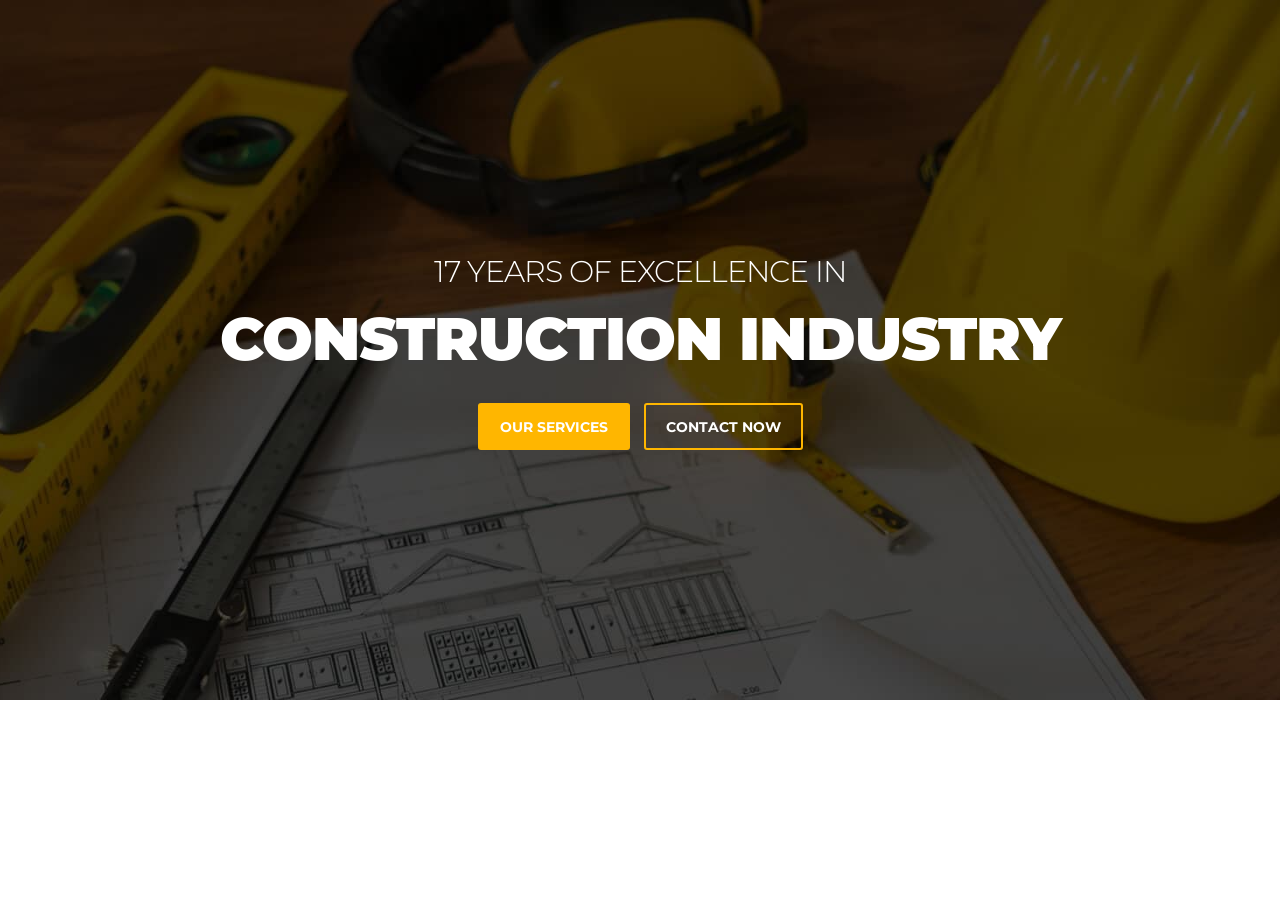
<file: mySlider.html>
<!DOCTYPE html>
<html lang="en">
<head>
    <meta charset="UTF-8">
    <meta name="viewport" content="width=device-width, initial-scale=1.0">
    <title>Document</title>
     <!-- Bootstrap -->
  <link rel="stylesheet" href="plugins/bootstrap/bootstrap.min.css">
  <!-- FontAwesome -->
  <link rel="stylesheet" href="plugins/fontawesome/css/all.min.css"> 
  <!-- Animation -->
  <link rel="stylesheet" href="plugins/animate-css/animate.css">
  <!-- slick Carousel -->
  <link rel="stylesheet" href="plugins/slick/slick.css">
  <link rel="stylesheet" href="plugins/slick/slick-theme.css">
  <!-- Colorbox -->
  <link rel="stylesheet" href="plugins/colorbox/colorbox.css">
  <!-- Template styles-->
  <link rel="stylesheet" href="css/style.css">
</head>
<body>
    <div class="body-inner">
<div class="banner-carousel banner-carousel-1 mb-0">
    <div class="banner-carousel-item" style="background-image:url(images/slider-main/bg1.jpg)">
      <div class="slider-content">
          <div class="container h-100">
            <div class="row align-items-center h-100">
                <div class="col-md-12 text-center">
                  <h2 class="slide-title" data-animation-in="slideInLeft">17 Years of excellence in</h2>
                  <h3 class="slide-sub-title" data-animation-in="slideInRight">Construction Industry</h3>
                  <p data-animation-in="slideInLeft" data-duration-in="1.2">
                      <a href="services.html" class="slider btn btn-primary">Our Services</a>
                      <a href="contact.html" class="slider btn btn-primary border">Contact Now</a>
                  </p>
                </div>
            </div>
          </div>
      </div>
    </div>
  
    <div class="banner-carousel-item" style="background-image:url(images/slider-main/bg2.jpg)">
      <div class="slider-content text-left">
          <div class="container h-100">
            <div class="row align-items-center h-100">
                <div class="col-md-12">
                  <h2 class="slide-title-box" data-animation-in="slideInDown">World Class Service</h2>
                  <h3 class="slide-title" data-animation-in="fadeIn">When Service Matters</h3>
                  <h3 class="slide-sub-title" data-animation-in="slideInLeft">Your Choice is Simple</h3>
                  <p data-animation-in="slideInRight">
                      <a href="services.html" class="slider btn btn-primary border">Our Services</a>
                  </p>
                </div>
            </div>
          </div>
      </div>
    </div>
  
    <div class="banner-carousel-item" style="background-image:url(images/slider-main/bg3.jpg)">
      <div class="slider-content text-right">
          <div class="container h-100">
            <div class="row align-items-center h-100">
                <div class="col-md-12">
                  <h2 class="slide-title" data-animation-in="slideInDown">Meet Our Engineers</h2>
                  <h3 class="slide-sub-title" data-animation-in="fadeIn">We believe sustainability</h3>
                  <p class="slider-description lead" data-animation-in="slideInRight">We will deal with your failure that determines how you achieve success.</p>
                  <div data-animation-in="slideInLeft">
                      <a href="contact.html" class="slider btn btn-primary" aria-label="contact-with-us">Get Free Quote</a>
                      <a href="about.html" class="slider btn btn-primary border" aria-label="learn-more-about-us">Learn more</a>
                  </div>
                </div>
            </div>
          </div>
      </div>
    </div>
  </div>
  </div>
   <!-- Javascript Files
  ================================================== -->

  <!-- initialize jQuery Library -->
  <script src="plugins/jQuery/jquery.min.js"></script>
  <!-- Bootstrap jQuery -->
  <!-- <script src="plugins/bootstrap/bootstrap.min.js" defer></script> -->
  <!-- Slick Carousel -->
  <script src="plugins/slick/slick.min.js"></script>
  <script src="plugins/slick/slick-animation.min.js"></script>
  <!-- Color box -->
  <!-- <script src="plugins/colorbox/jquery.colorbox.js"></script> -->
  <!-- shuffle -->
  <!-- <script src="plugins/shuffle/shuffle.min.js" defer></script> -->
    <!-- Template custom -->
    <script src="js/script.js"></script>
</body>
</html>
</file>
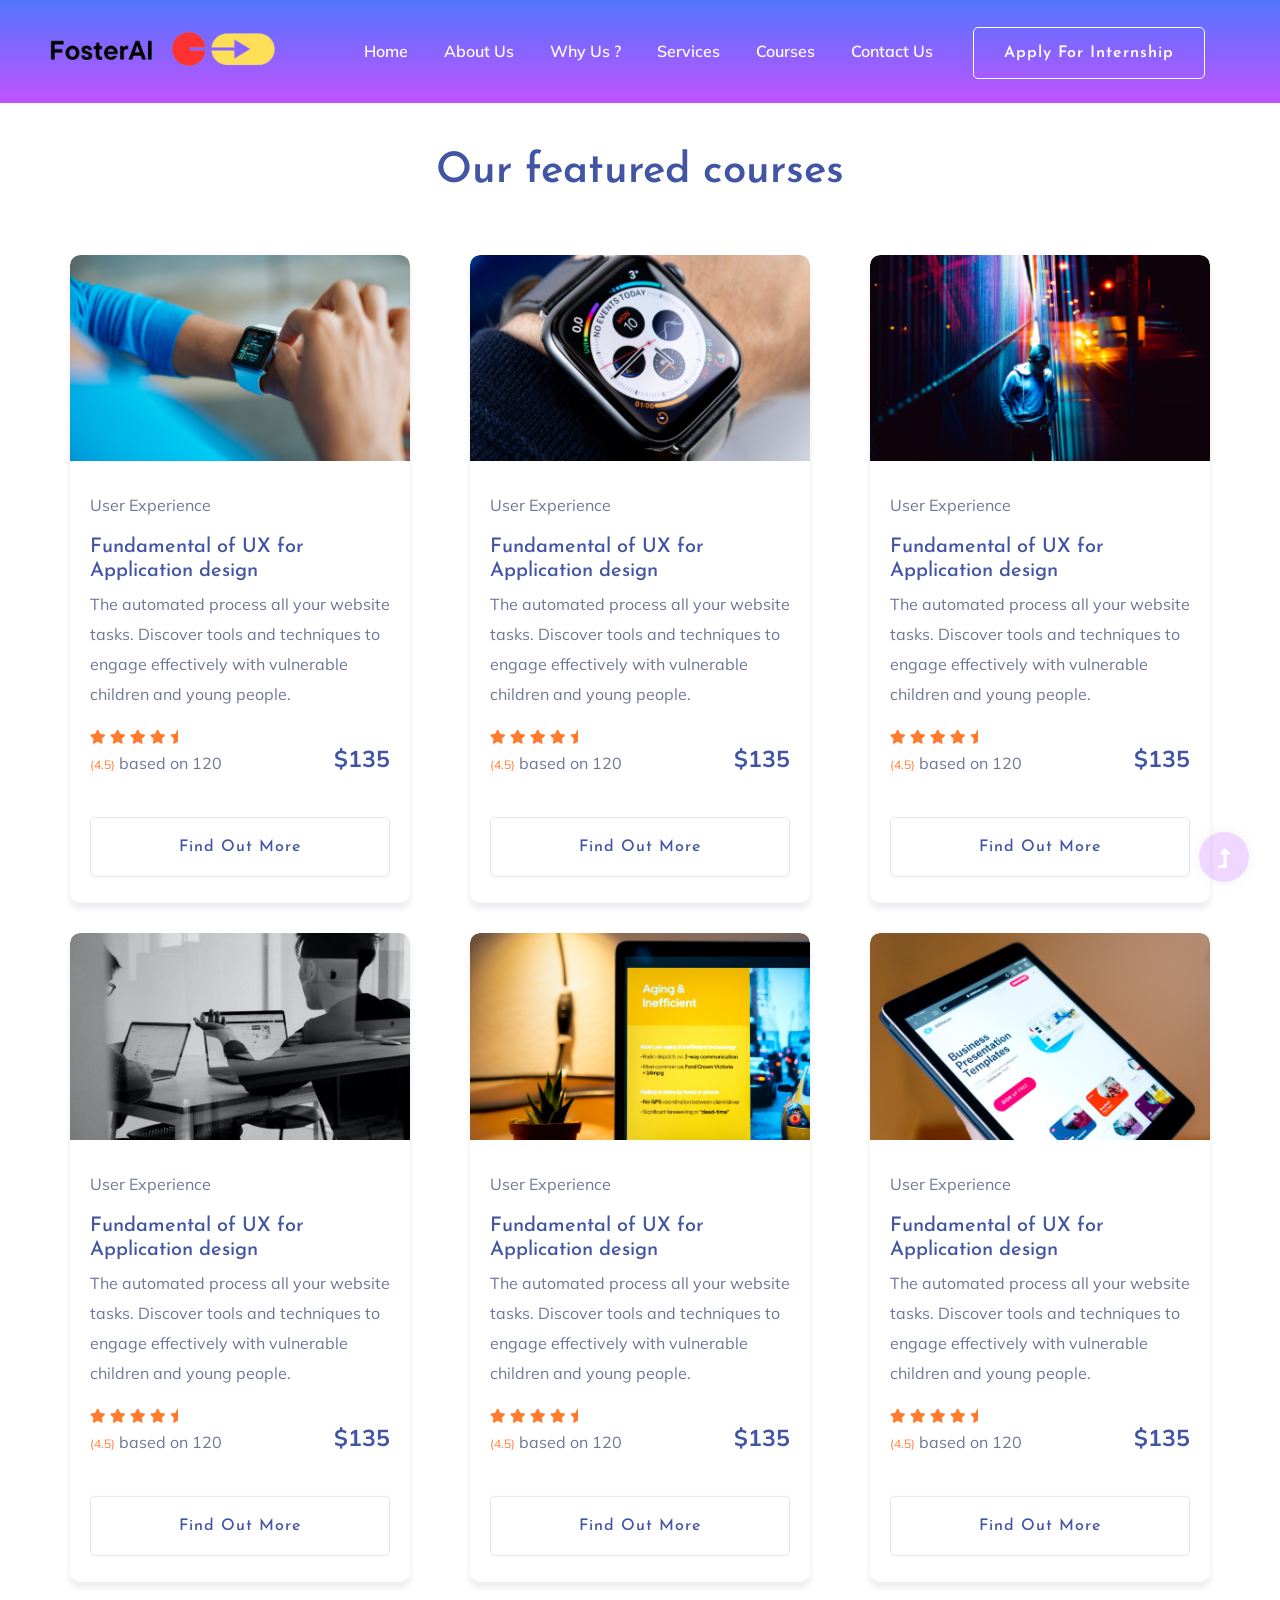
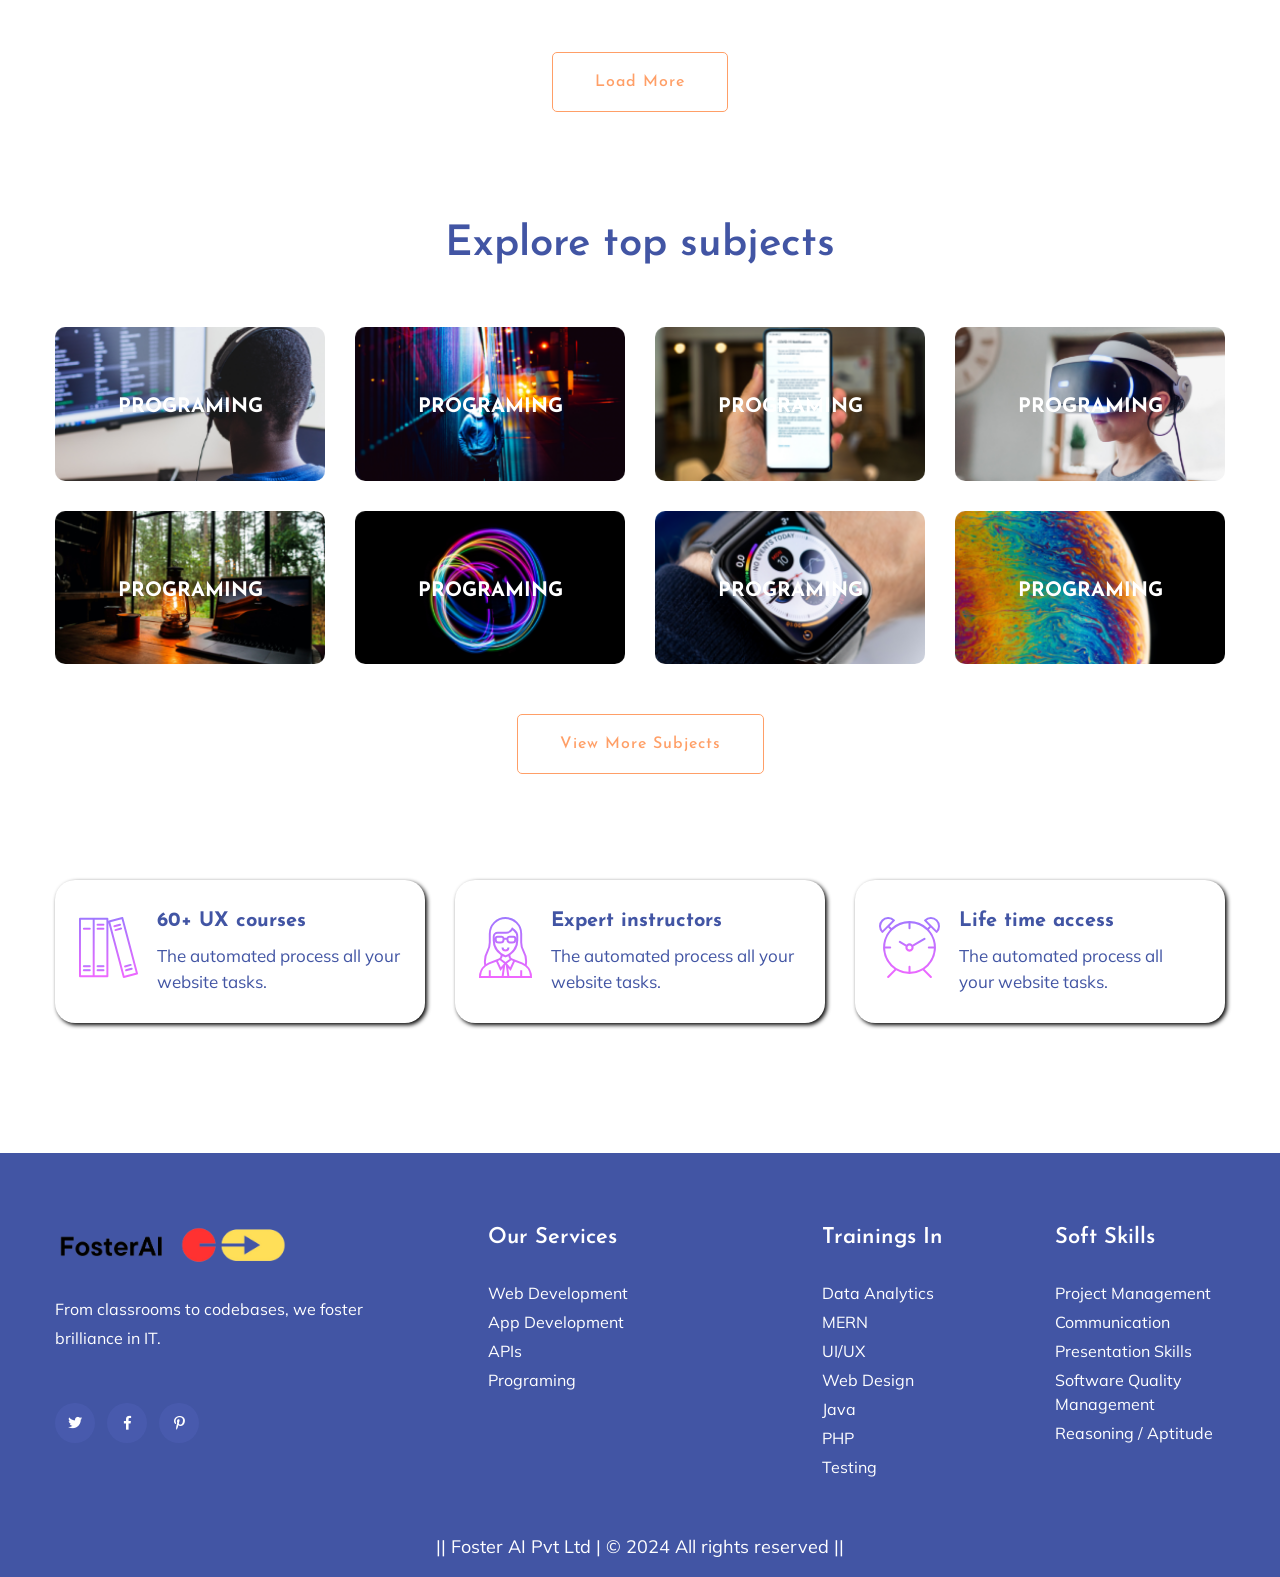
<file: Services.html>
<!doctype html>
<html class="no-js" lang="zxx">
<head>
    <meta charset="utf-8">
    <meta http-equiv="x-ua-compatible" content="ie=edge">
    <title>Foster AI</title>
    <meta name="description" content="">
    <meta name="viewport" content="width=device-width, initial-scale=1">
    <link rel="manifest" href="site.webmanifest">
    <link rel="shortcut icon" type="image/x-icon" href="images/icon_logo (2).png">

    <!-- CSS here -->
    <link rel="stylesheet" href="assets/css/bootstrap.min.css">
    <link rel="stylesheet" href="assets/css/owl.carousel.min.css">
    <link rel="stylesheet" href="assets/css/slicknav.css">
    <link rel="stylesheet" href="assets/css/flaticon.css">
    <link rel="stylesheet" href="assets/css/progressbar_barfiller.css">
    <link rel="stylesheet" href="assets/css/gijgo.css">
    <link rel="stylesheet" href="assets/css/animate.min.css">
    <link rel="stylesheet" href="assets/css/animated-headline.css">
    <link rel="stylesheet" href="assets/css/magnific-popup.css">
    <link rel="stylesheet" href="assets/css/fontawesome-all.min.css">
    <link rel="stylesheet" href="assets/css/themify-icons.css">
    <link rel="stylesheet" href="assets/css/slick.css">
    <link rel="stylesheet" href="assets/css/nice-select.css">
    <link rel="stylesheet" href="assets/css/style.css">
<style>
     .footer-area .footer-tittle ul li {
            margin-bottom: 5px;
        }
        
</style>
</head>

<body>
    <!-- ? Preloader Start -->
    <div id="preloader-active">
        <div class="preloader d-flex align-items-center justify-content-center">
            <div class="preloader-inner position-relative">
                <div class="preloader-circle"></div>
                <div class="preloader-img pere-text">
                    <img src="images/preLoadImg.png" alt=""></a>
                </div>
            </div>
        </div>
    </div>
    <!-- Preloader Start -->
    <!-- Header Start -->
    <div class="header-area header-transparent">
        <div class="main-header ">
            <div class="header-bottom  header-sticky sticky-bar" style="background: linear-gradient(to bottom, #5274ff 0%, #c054ff 100%);width: 100%; z-index: 156; position: fixed;" >
                <div class="container-fluid"  >
                    <div class="row align-items-center">
                        <!-- Logo -->
                        <div class="col-xl-2 col-lg-2">
                            <div class="logo">
                                <a href="index.html"><img src="images/logo-removebg-preview.png" height="45em"  alt=""></a>
                            </div>
                        </div>
                        <div class="col-xl-10 col-lg-10">
                            <div class="menu-wrapper d-flex align-items-center justify-content-end">
                                <!-- Main-menu -->
                                <div class="main-menu d-none d-lg-block">
                                    <nav>
                                        <ul id="navigation">                                                                                          
                                            <li class="active" ><a href="index.html">Home</a></li>
                                            <li><a href="about.html">About Us</a></li>
                                            <li><a href="Why_us.html">Why Us ?</a></li>
                                            <li><a href="Services.html">Services</a></li>
                                            <li><a href="Courses.html">Courses</a></li>
                                            <li><a href="contact.html">Contact Us</a></li>
                                            <!-- Button -->
                                            <li class="button-header">
                                                <button class="btn btn3 btn-lg" >Apply for Internship </button>
                                            </li>
                                        </ul>
                                    </nav>
                                </div>
                            </div>
                        </div> 
                        <!-- Mobile Menu -->
                        <div class="col-12">
                            <div class="mobile_menu d-block d-lg-none"></div>
                        </div>
                    </div>
                </div>
            </div>
        </div>
    </div>
    <!-- Header End -->
    <main>
        <!--? slider Area Start-->
        <!-- <section id="slide_area" class="slider-area slider-area2">
            <div class="slider-active">
                 Single Slider 
                <div class="single-slider slider-height2">
                    <div class="container">
                        <div class="row">
                            <div class="col-xl-8 col-lg-11 col-md-12">
                                <div id="head2" class="hero__caption hero__caption2">
                                    <h1 data-animation="bounceIn" data-delay="0.2s" style="font-size: 250%;">Our Services</h1>
                                   
                                    <nav aria-label="breadcrumb">
                                        <ol class="breadcrumb">
                                            <li class="breadcrumb-item"><a href="index.html">Home</a></li>
                                            <li class="breadcrumb-item"><a href="#">Services</a></li> 
                                        </ol>
                                    </nav>
                                  
                                </div>
                            </div>
                        </div>
                    </div>          
                </div>
            </div>
        </section> -->
        <!-- Courses area start -->
        <div class="courses-area section-padding40 fix" style="margin-top: 5vh;">
            <div class="container">
                <div class="row justify-content-center">
                    <div class="col-xl-7 col-lg-8">
                        <div class="section-tittle text-center mb-55">
                            <h2>Our featured courses</h2>
                        </div>
                    </div>
                </div>
                <div class="row">
                    <div class="col-lg-4">
                        <div class="properties properties2 mb-30">
                            <div class="properties__card">
                                <div class="properties__img overlay1">
                                    <a href="#"><img src="assets/img/gallery/featured1.png" alt=""></a>
                                </div>
                                <div class="properties__caption">
                                    <p>User Experience</p>
                                    <h3><a href="#">Fundamental of UX for Application design</a></h3>
                                    <p>The automated process all your website tasks. Discover tools and techniques to engage effectively with vulnerable children and young people.
                                    </p>
                                    <div class="properties__footer d-flex justify-content-between align-items-center">
                                        <div class="restaurant-name">
                                            <div class="rating">
                                                <i class="fas fa-star"></i>
                                                <i class="fas fa-star"></i>
                                                <i class="fas fa-star"></i>
                                                <i class="fas fa-star"></i>
                                                <i class="fas fa-star-half"></i>
                                            </div>
                                            <p><span>(4.5)</span> based on 120</p>
                                        </div>
                                        <div class="price">
                                            <span>$135</span>
                                        </div>
                                    </div>
                                    <a href="#" class="border-btn border-btn2">Find out more</a>
                                </div>
                            </div>
                        </div>
                    </div>
                    <div class="col-lg-4">
                        <div class="properties properties2 mb-30">
                            <div class="properties__card">
                                <div class="properties__img overlay1">
                                    <a href="#"><img src="assets/img/gallery/featured2.png" alt=""></a>
                                </div>
                                <div class="properties__caption">
                                    <p>User Experience</p>
                                    <h3><a href="#">Fundamental of UX for Application design</a></h3>
                                    <p>The automated process all your website tasks. Discover tools and techniques to engage effectively with vulnerable children and young people.
                                        
                                    </p>
                                    <div class="properties__footer d-flex justify-content-between align-items-center">
                                        <div class="restaurant-name">
                                            <div class="rating">
                                                <i class="fas fa-star"></i>
                                                <i class="fas fa-star"></i>
                                                <i class="fas fa-star"></i>
                                                <i class="fas fa-star"></i>
                                                <i class="fas fa-star-half"></i>
                                            </div>
                                            <p><span>(4.5)</span> based on 120</p>
                                        </div>
                                        <div class="price">
                                            <span>$135</span>
                                        </div>
                                    </div>
                                    <a href="#" class="border-btn border-btn2">Find out more</a>
                                </div>
                                
                            </div>
                        </div>
                    </div>
                    <div class="col-lg-4">
                        <div class="properties properties2 mb-30">
                            <div class="properties__card">
                                <div class="properties__img overlay1">
                                    <a href="#"><img src="assets/img/gallery/featured3.png" alt=""></a>
                                </div>
                                <div class="properties__caption">
                                    <p>User Experience</p>
                                    <h3><a href="#">Fundamental of UX for Application design</a></h3>
                                    <p>The automated process all your website tasks. Discover tools and techniques to engage effectively with vulnerable children and young people.
                                        
                                    </p>
                                    <div class="properties__footer d-flex justify-content-between align-items-center">
                                        <div class="restaurant-name">
                                            <div class="rating">
                                                <i class="fas fa-star"></i>
                                                <i class="fas fa-star"></i>
                                                <i class="fas fa-star"></i>
                                                <i class="fas fa-star"></i>
                                                <i class="fas fa-star-half"></i>
                                            </div>
                                            <p><span>(4.5)</span> based on 120</p>
                                        </div>
                                        <div class="price">
                                            <span>$135</span>
                                        </div>
                                    </div>
                                    <a href="#" class="border-btn border-btn2">Find out more</a>
                                </div>
                                
                            </div>
                        </div>
                    </div>
                    <div class="col-lg-4">
                        <div class="properties properties2 mb-30">
                            <div class="properties__card">
                                <div class="properties__img overlay1">
                                    <a href="#"><img src="assets/img/gallery/featured4.png" alt=""></a>
                                </div>
                                <div class="properties__caption">
                                    <p>User Experience</p>
                                    <h3><a href="#">Fundamental of UX for Application design</a></h3>
                                    <p>The automated process all your website tasks. Discover tools and techniques to engage effectively with vulnerable children and young people.
                                        
                                    </p>
                                    <div class="properties__footer d-flex justify-content-between align-items-center">
                                        <div class="restaurant-name">
                                            <div class="rating">
                                                <i class="fas fa-star"></i>
                                                <i class="fas fa-star"></i>
                                                <i class="fas fa-star"></i>
                                                <i class="fas fa-star"></i>
                                                <i class="fas fa-star-half"></i>
                                            </div>
                                            <p><span>(4.5)</span> based on 120</p>
                                        </div>
                                        <div class="price">
                                            <span>$135</span>
                                        </div>
                                    </div>
                                    <a href="#" class="border-btn border-btn2">Find out more</a>
                                </div>
                                
                            </div>
                        </div>
                    </div>
                    <div class="col-lg-4">
                        <div class="properties properties2 mb-30">
                            <div class="properties__card">
                                <div class="properties__img overlay1">
                                    <a href="#"><img src="assets/img/gallery/featured5.png" alt=""></a>
                                </div>
                                <div class="properties__caption">
                                    <p>User Experience</p>
                                    <h3><a href="#">Fundamental of UX for Application design</a></h3>
                                    <p>The automated process all your website tasks. Discover tools and techniques to engage effectively with vulnerable children and young people.
                                        
                                    </p>
                                    <div class="properties__footer d-flex justify-content-between align-items-center">
                                        <div class="restaurant-name">
                                            <div class="rating">
                                                <i class="fas fa-star"></i>
                                                <i class="fas fa-star"></i>
                                                <i class="fas fa-star"></i>
                                                <i class="fas fa-star"></i>
                                                <i class="fas fa-star-half"></i>
                                            </div>
                                            <p><span>(4.5)</span> based on 120</p>
                                        </div>
                                        <div class="price">
                                            <span>$135</span>
                                        </div>
                                    </div>
                                    <a href="#" class="border-btn border-btn2">Find out more</a>
                                </div>
                                
                            </div>
                        </div>
                    </div>
                    <div class="col-lg-4">
                        <div class="properties properties2 mb-30">
                            <div class="properties__card">
                                <div class="properties__img overlay1">
                                    <a href="#"><img src="assets/img/gallery/featured6.png" alt=""></a>
                                </div>
                                <div class="properties__caption">
                                    <p>User Experience</p>
                                    <h3><a href="#">Fundamental of UX for Application design</a></h3>
                                    <p>The automated process all your website tasks. Discover tools and techniques to engage effectively with vulnerable children and young people.
                                    </p>
                                    <div class="properties__footer d-flex justify-content-between align-items-center">
                                        <div class="restaurant-name">
                                            <div class="rating">
                                                <i class="fas fa-star"></i>
                                                <i class="fas fa-star"></i>
                                                <i class="fas fa-star"></i>
                                                <i class="fas fa-star"></i>
                                                <i class="fas fa-star-half"></i>
                                            </div>
                                            <p><span>(4.5)</span> based on 120</p>
                                        </div>
                                        <div class="price">
                                            <span>$135</span>
                                        </div>
                                    </div>
                                    <a href="#" class="border-btn border-btn2">Find out more</a>
                                </div>
                            </div>
                        </div>
                    </div>
                </div>
                <div class="row justify-content-center">
                    <div class="col-xl-7 col-lg-8">
                        <div class="section-tittle text-center mt-40">
                            <a href="#" class="border-btn">Load More</a>
                        </div>
                    </div>
                </div>
            </div>
        </div>
        <!-- Courses area End -->
        <!--? top subjects Area Start -->
        <div class="topic-area">
            <div class="container">
                <div class="row justify-content-center">
                    <div class="col-xl-7 col-lg-8">
                        <div class="section-tittle text-center mb-55">
                            <h2>Explore top subjects</h2>
                        </div>
                    </div>
                </div>
                <div class="row">
                    <div class="col-lg-3 col-md-4 col-sm-6">
                        <div class="single-topic text-center mb-30">
                            <div class="topic-img">
                                <img src="assets/img/gallery/topic1.png" alt="">
                                <div class="topic-content-box">
                                    <div class="topic-content">
                                        <h3><a href="#">Programing</a></h3>
                                    </div>
                                </div>
                            </div>
                        </div>
                    </div>
                    <div class="col-lg-3 col-md-4 col-sm-6">
                        <div class="single-topic text-center mb-30">
                            <div class="topic-img">
                                <img src="assets/img/gallery/topic2.png" alt="">
                                <div class="topic-content-box">
                                    <div class="topic-content">
                                        <h3><a href="#">Programing</a></h3>
                                    </div>
                                </div>
                            </div>
                        </div>
                    </div>
                    <div class="col-lg-3 col-md-4 col-sm-6">
                        <div class="single-topic text-center mb-30">
                            <div class="topic-img">
                                <img src="assets/img/gallery/topic3.png" alt="">
                                <div class="topic-content-box">
                                    <div class="topic-content">
                                        <h3><a href="#">Programing</a></h3>
                                    </div>
                                </div>
                            </div>
                        </div>
                    </div>
                    <div class="col-lg-3 col-md-4 col-sm-6">
                        <div class="single-topic text-center mb-30">
                            <div class="topic-img">
                                <img src="assets/img/gallery/topic4.png" alt="">
                                <div class="topic-content-box">
                                    <div class="topic-content">
                                        <h3><a href="#">Programing</a></h3>
                                    </div>
                                </div>
                            </div>
                        </div>
                    </div>
                    <div class="col-lg-3 col-md-4 col-sm-6">
                        <div class="single-topic text-center mb-30">
                            <div class="topic-img">
                                <img src="assets/img/gallery/topic5.png" alt="">
                                <div class="topic-content-box">
                                    <div class="topic-content">
                                        <h3><a href="#">Programing</a></h3>
                                    </div>
                                </div>
                            </div>
                        </div>
                    </div>
                    <div class="col-lg-3 col-md-4 col-sm-6">
                        <div class="single-topic text-center mb-30">
                            <div class="topic-img">
                                <img src="assets/img/gallery/topic6.png" alt="">
                                <div class="topic-content-box">
                                    <div class="topic-content">
                                        <h3><a href="#">Programing</a></h3>
                                    </div>
                                </div>
                            </div>
                        </div>
                    </div>
                    <div class="col-lg-3 col-md-4 col-sm-6">
                        <div class="single-topic text-center mb-30">
                            <div class="topic-img">
                                <img src="assets/img/gallery/topic7.png" alt="">
                                <div class="topic-content-box">
                                    <div class="topic-content">
                                        <h3><a href="#">Programing</a></h3>
                                    </div>
                                </div>
                            </div>
                        </div>
                    </div>
                    <div class="col-lg-3 col-md-4 col-sm-6">
                        <div class="single-topic text-center mb-30">
                            <div class="topic-img">
                                <img src="assets/img/gallery/topic8.png" alt="">
                                <div class="topic-content-box">
                                    <div class="topic-content">
                                        <h3><a href="#">Programing</a></h3>
                                    </div>
                                </div>
                            </div>
                        </div>
                    </div>
                </div>
                <div class="row justify-content-center">
                    <div class="col-xl-12">
                        <div class="section-tittle text-center mt-20">
                            <a href="courses.html" class="border-btn">View More Subjects</a>
                        </div>
                    </div>
                </div>
            </div>
        </div>
        <!-- top subjects End -->  
        <!-- ? services-area -->
        <div class="services-area services-area2 section-padding40">
            <div class="container">
                <div class="row justify-content-sm-center">
                    <div class="col-lg-4 col-md-6 col-sm-8">
                        <div class="single-services mb-30">
                            <div class="features-icon">
                                <img src="assets/img/icon/icon1.svg" alt="">
                            </div>
                            <div class="features-caption">
                                <h3>60+ UX courses</h3>
                                <p>The automated process all your website tasks.</p>
                            </div>
                        </div>
                    </div>
                    <div class="col-lg-4 col-md-6 col-sm-8">
                        <div class="single-services mb-30">
                            <div class="features-icon">
                                <img src="assets/img/icon/icon2.svg" alt="">
                            </div>
                            <div class="features-caption">
                                <h3>Expert instructors</h3>
                                <p>The automated process all your website tasks.</p>
                            </div>
                        </div>
                    </div>
                    <div class="col-lg-4 col-md-6 col-sm-8">
                        <div class="single-services mb-30">
                            <div class="features-icon">
                                <img src="assets/img/icon/icon3.svg" alt="">
                            </div>
                            <div class="features-caption">
                                <h3>Life time access</h3>
                                <p>The automated process all your website tasks.</p>
                            </div>
                        </div>
                    </div>
                </div>
            </div>
        </div>
    </main>
    <footer>
        <div class="footer-wrappper footer-bg">
           <!-- Footer Start-->
           <div class="footer-area" style="padding-top: 8vh;">
               <div class="container">
                   <div class="row justify-content-between">
                       <div class="col-xl-4 col-lg-5 col-md-4 col-sm-6">
                           <div class="single-footer-caption mb-50">
                               <div class="single-footer-caption mb-30">
                                   <!-- logo -->
                                   <div class="footer-logo mb-25">
                                       <a href="index.html"><img src="images/logo-removebg-preview.png" height="45em"  alt=""></a>
                                   </div>
                                   <div class="footer-tittle">
                                       <div class="footer-pera">
                                           <p>From classrooms to codebases, we foster brilliance in IT.</p>
                                       </div>
                                   </div>
                                   <!-- social -->
                                   <div class="footer-social">
                                       <a href="#"><i class="fab fa-twitter"></i></a>
                                       <a href="#"><i class="fab fa-facebook-f"></i></a>
                                       <a href="#"><i class="fab fa-pinterest-p"></i></a>
                                   </div>
                               </div>
                           </div>
                       </div>
                       <div class="col-xl-3 col-lg-4 col-md-4 col-sm-5">
                           <div class="single-footer-caption mb-50">
                               <div class="footer-tittle">
                                   <h4>Our Services</h4>
                                   <ul>
                                       <li><a href="#">Web Development</a></li>
                                       <li><a href="#">App Development</a></li>
                                       <li><a href="#">APIs </a></li>
                                       <li><a href="#">Programing</a></li>                                
                                   </ul>
                               </div>
                           </div>
                       </div>
                       <div class="col-xl-2 col-lg-4 col-md-4 col-sm-6">
                           <div class="single-footer-caption mb-50">
                               <div class="footer-tittle">
                                   <h4>Trainings In</h4>
                                   <ul>
                                       <li><a href="#">Data Analytics</a></li>
                                       <li><a href="#">MERN</a></li>
                                       <li><a href="#">UI/UX</a></li>
                                       <li><a href="#">Web Design</a></li>
                                       <li><a href="#">Java</a></li>
                                       <li><a href="#">PHP</a></li>
                                       <li><a href="#">Testing</a></li>
                                   </ul>
                               </div>
                           </div>
                       </div>
                       <div class="col-xl-2 col-lg-3 col-md-4 col-sm-6">
                           <div class="single-footer-caption mb-50">
                               <div class="footer-tittle">
                                   <h4>Soft Skills</h4>
                                   <ul>
                                       <li><a href="#">Project Management</a></li>
                                       <li><a href="#">Communication</a></li>
                                       <li><a href="#">Presentation Skills</a></li>
                                       <li><a href="#">Software Quality Management</a></li>
                                       <li><a href="#">Reasoning / Aptitude</a></li>
                                   </ul>
                               </div>
                           </div>
                       </div>
                   </div>
               </div>
           </div>
           <!-- footer-bottom area -->
           <div class="footer-bottom-area">
               <div class="container">
                   <div class="footer-border" style="padding: 0px;">
                       <div class="row d-flex align-items-center">
                           <div class="col-xl-12 ">
                               <div class="footer-copy-right text-center">
                                   <p><!-- Link back to Colorlib can't be removed. Template is licensed under CC BY 3.0. -->
                                     || Foster AI Pvt Ltd | &copy; 2024 All rights reserved ||
                                     <!-- Link back to Colorlib can't be removed. Template is licensed under CC BY 3.0. --></p>
                                 </div>
                             </div>
                         </div>
                     </div>
                 </div>
             </div>
             <!-- Footer End-->
         </div>
     </footer> 
      <!-- Scroll Up -->
      <div id="back-top" >
        <a title="Go to Top" href="#"> <i class="fas fa-level-up-alt"></i></a>
    </div>

    <!-- JS here -->
    <script src="./assets/js/vendor/modernizr-3.5.0.min.js"></script>
    <!-- Jquery, Popper, Bootstrap -->
    <script src="./assets/js/vendor/jquery-1.12.4.min.js"></script> 
    <script src="./assets/js/popper.min.js"></script>
    <script src="./assets/js/bootstrap.min.js"></script>
    <!-- Jquery Mobile Menu -->
    <script src="./assets/js/jquery.slicknav.min.js"></script>

    <!-- Jquery Slick , Owl-Carousel Plugins -->
    <script src="./assets/js/owl.carousel.min.js"></script>
    <script src="./assets/js/slick.min.js"></script>
    <!-- One Page, Animated-HeadLin -->
    <script src="./assets/js/wow.min.js"></script>
    <script src="./assets/js/animated.headline.js"></script>
    <script src="./assets/js/jquery.magnific-popup.js"></script>

    <!-- Date Picker -->
    <script src="./assets/js/gijgo.min.js"></script>
    <!-- Nice-select, sticky -->
    <script src="./assets/js/jquery.nice-select.min.js"></script>
    <script src="./assets/js/jquery.sticky.js"></script>
    <!-- Progress -->
    <script src="./assets/js/jquery.barfiller.js"></script>
    
    <!-- counter , waypoint,Hover Direction -->
    <script src="./assets/js/jquery.counterup.min.js"></script>
    <script src="./assets/js/waypoints.min.js"></script>
    <script src="./assets/js/jquery.countdown.min.js"></script>
    <script src="./assets/js/hover-direction-snake.min.js"></script>

    <!-- contact js -->
    <script src="./assets/js/contact.js"></script>
    <script src="./assets/js/jquery.form.js"></script>
    <script src="./assets/js/jquery.validate.min.js"></script>
    <script src="./assets/js/mail-script.js"></script>
    <script src="./assets/js/jquery.ajaxchimp.min.js"></script>
    
    <!-- Jquery Plugins, main Jquery -->	
    <script src="./assets/js/plugins.js"></script>
    <script src="./assets/js/main.js"></script>
    
</body>
</html>
</file>
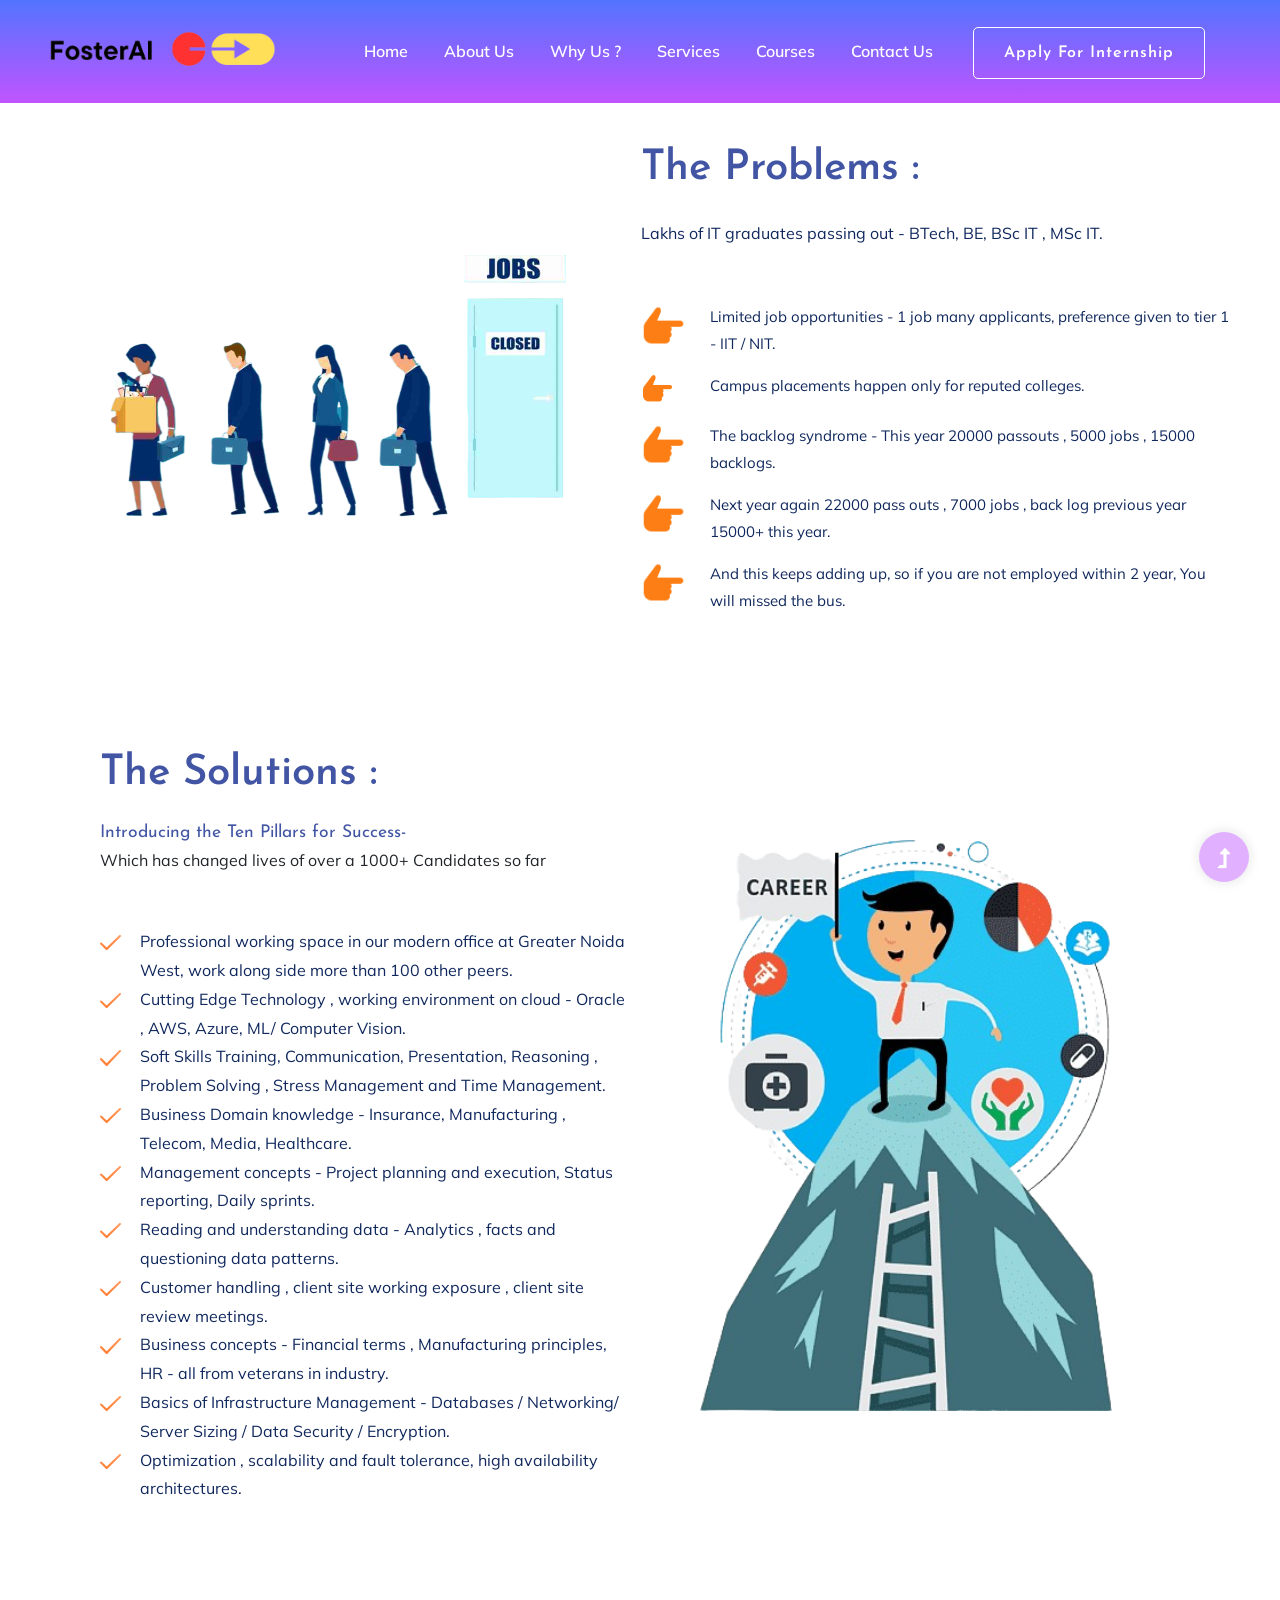
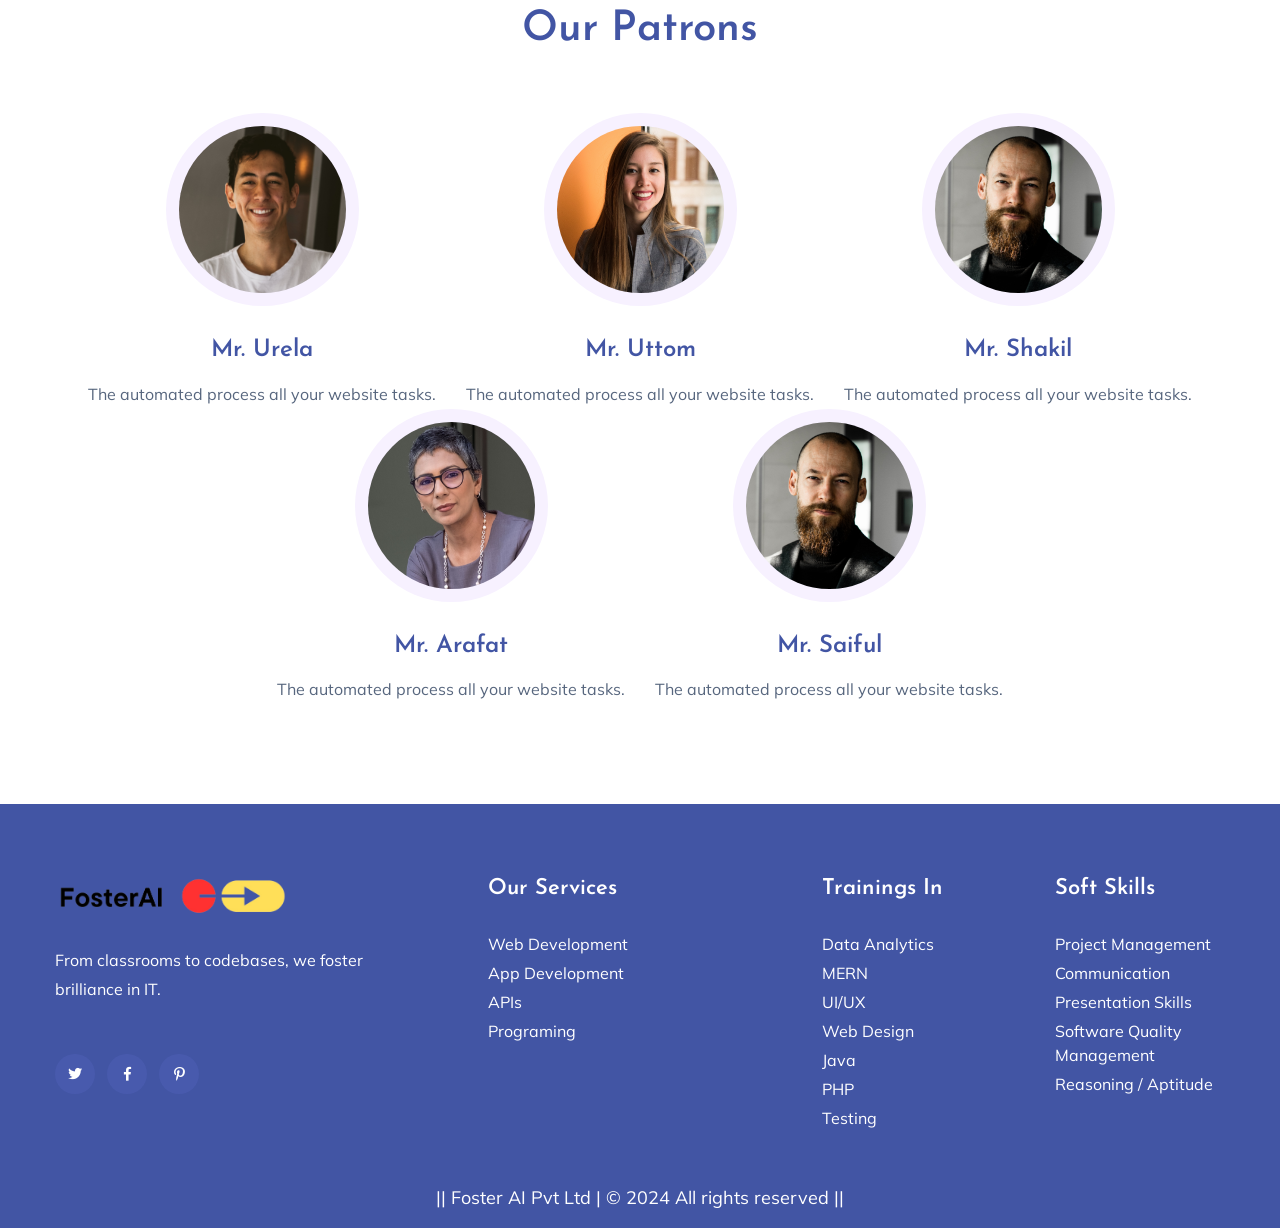
<file: Why_us.html>
<!doctype html>
<html class="no-js" lang="zxx">
<head>
    <meta charset="utf-8">
    <meta http-equiv="x-ua-compatible" content="ie=edge">
    <title>Foster AI</title>
    <meta name="description" content="">
    <meta name="viewport" content="width=device-width, initial-scale=1">
    <link rel="manifest" href="site.webmanifest">
    <link rel="shortcut icon" type="image/x-icon" href="images/icon_logo (2).png">

    <!-- CSS here -->
    <link rel="stylesheet" href="assets/css/bootstrap.min.css">
    <link rel="stylesheet" href="assets/css/owl.carousel.min.css">
    <link rel="stylesheet" href="assets/css/slicknav.css">
    <link rel="stylesheet" href="assets/css/flaticon.css">
    <link rel="stylesheet" href="assets/css/progressbar_barfiller.css">
    <link rel="stylesheet" href="assets/css/gijgo.css">
    <link rel="stylesheet" href="assets/css/animate.min.css">
    <link rel="stylesheet" href="assets/css/animated-headline.css">
    <link rel="stylesheet" href="assets/css/magnific-popup.css">
    <link rel="stylesheet" href="assets/css/fontawesome-all.min.css">
    <link rel="stylesheet" href="assets/css/themify-icons.css">
    <link rel="stylesheet" href="assets/css/slick.css">
    <link rel="stylesheet" href="assets/css/nice-select.css">
    <link rel="stylesheet" href="assets/css/style.css">
    <style>
        #aboutSection{
            margin-top: 12vh;
        }
        
        #head2{
            margin-top: -18vh;
        }
        .left-content1 > div > div >p{
            padding-top: 0px;
            padding-bottom: 0px;
            margin-top: 0px;
            margin-bottom: 0px;

        } 
        .footer-area .footer-tittle ul li {
            margin-bottom: 5px;
        }
    </style>
</head>

<body>
    <!-- ? Preloader Start -->
    <div id="preloader-active">
        <div class="preloader d-flex align-items-center justify-content-center">
            <div class="preloader-inner position-relative">
                <div class="preloader-circle"></div>
                <div class="preloader-img pere-text">
                    <img src="images/preLoadImg.png" alt=""></a>
                </div>
            </div>
        </div>
    </div>
    <!-- Preloader Start -->
    <!-- Header Start -->
    <div class="header-area header-transparent">
        <div class="main-header ">
            <div class="header-bottom  header-sticky sticky-bar" style="background: linear-gradient(to bottom, #5274ff 0%, #c054ff 100%);width: 100%; z-index: 156; position: fixed;">
                <div class="container-fluid">
                    <div class="row align-items-center">
                        <!-- Logo -->
                        <div class="col-xl-2 col-lg-2">
                            <div class="logo">
                                <a href="index.html"><img src="images/logo-removebg-preview.png" height="45em" ></a>
                            </div>
                        </div>
                        <div class="col-xl-10 col-lg-10">
                            <div class="menu-wrapper d-flex align-items-center justify-content-end">
                                <!-- Main-menu -->
                                <div class="main-menu d-none d-lg-block">
                                    <nav>
                                        <ul id="navigation">                                                                                          
                                            <li><a href="index.html">Home</a></li>
                                            <li><a href="about.html">About Us</a></li>
                                            <li class="active" ><a href="Why_us.html">Why Us ?</a></li>
                                            <li><a href="Services.html">Services</a></li>
                                            <li><a href="Courses.html">Courses</a></li>
                                            <li><a href="contact.html">Contact Us</a></li>
                                            <!-- Button -->
                                            <li class="button-header">
                                                <button class="btn btn3 btn-lg" >Apply for Internship </button>
                                            </li>
                                        </ul>
                                    </nav>
                                </div>
                            </div>
                        </div> 
                        <!-- Mobile Menu -->
                        <div class="col-12">
                            <div class="mobile_menu d-block d-lg-none"></div>
                        </div>
                    </div>
                </div>
            </div>
        </div>
    </div>
    <!-- Header End -->
    <main>
        <!-- ? slider Area Start
        <section id="slide_area" class="slider-area slider-area2">
            <div class="slider-active">
               
                <div class="single-slider slider-height2">
                    <div class="container">
                        <div class="row">
                            <div class="col-xl-8 col-lg-11 col-md-12">
                                <div id="head2" class="hero__caption hero__caption2">
                                    <h1 data-animation="bounceIn" data-delay="0.2s" style="font-size: 250%;" >About us</h1>
                                  
                                    <nav aria-label="breadcrumb">
                                        <ol class="breadcrumb" style="margin-top: -4vh;">
                                            <li class="breadcrumb-item"><a href="index.html">Home</a></li>
                                            <li class="breadcrumb-item"><a href="#">about</a></li> 
                                        </ol>
                                    </nav>
                                    
                                </div>
                            </div>
                        </div>
                    </div>          
                </div>
            </div>
        </section> -->

        <!-- <div class="services-area services-area2 section-padding40">
            <div class="container">
                <div class="row justify-content-sm-center">
                    <div class="col-lg-4 col-md-6 col-sm-8">
                        <div class="single-services mb-30">
                            <div class="features-icon">
                                <img src="assets/img/icon/icon1.svg" alt="">
                            </div>
                            <div class="features-caption">
                                <h3>60+ UX courses</h3>
                                <p>The automated process all your website tasks.</p>
                            </div>
                        </div>
                    </div>
                    <div class="col-lg-4 col-md-6 col-sm-8">
                        <div class="single-services mb-30">
                            <div class="features-icon">
                                <img src="assets/img/icon/icon2.svg" alt="">
                            </div>
                            <div class="features-caption">
                                <h3>Expert instructors</h3>
                                <p>The automated process all your website tasks.</p>
                            </div>
                        </div>
                    </div>
                    <div class="col-lg-4 col-md-6 col-sm-8">
                        <div class="single-services mb-30">
                            <div class="features-icon">
                                <img src="assets/img/icon/icon3.svg" alt="">
                            </div>
                            <div class="features-caption">
                                <h3>Life time access</h3>
                                <p>The automated process all your website tasks.</p>
                            </div>
                        </div>
                    </div>
                </div>
            </div>
        </div> -->
        <!--? About Area-1 Start -->
        <section id="aboutSection" class="about-area1 fix pt-10">
            <div class="support-wrapper align-items-center">
                <div class="left-content1">
                    <!-- img -->
                    <div class="right-img">
                        <img src="job_Less.png" />
                        <!-- <img src="assets/img/gallery/about.png" alt=""> -->
                        <!-- <div class="video-icon" style="position:relative !important;" >
                            <a class="popup-video btn-icon" href="https://www.youtube.com/watch?v=up68UAfH0d0"><i class="fas fa-play"></i></a>
                        </div> -->
                    </div>
                </div>
                <div class="right-content1">
                    <div class="about-icon">
                        <img src="assets/img/icon/about.svg" alt="">
                    </div>
                    <!-- section tittle -->
                    <div class="section-tittle section-tittle2 mb-55">
                        <div class="front-text">
                            <h2 class="">The Problems :</h2>
                            <p>Lakhs of IT graduates passing out - BTech, BE, BSc IT , MSc IT.</p>
                        </div>
                    </div>
                    <div class="single-features">
                        <div class="features-icon">
                            <img src="assets/img/icon/icons8-finger-50.png" alt="" style="height: 65%;" >
                        </div>
                        <div class="features-caption">
                            <p>Limited job opportunities - 1 job many applicants, preference given to tier 1 - IIT / NIT.</p>
                        </div>
                    </div>
                    <div class="single-features">
                        <div class="features-icon">
                            <img src="assets/img/icon/icons8-finger-50.png" alt="" style="height: 65%;">
                        </div>
                        <div class="features-caption">
                            <p>Campus placements happen only for reputed colleges.</p>
                        </div>
                    </div>

                    <div class="single-features">
                        <div class="features-icon">
                            <img src="assets/img/icon/icons8-finger-50.png" alt="" style="height: 65%;">
                        </div>
                        <div class="features-caption">
                            <p> The backlog syndrome - This year 20000 passouts , 5000 jobs , 15000 backlogs.</p>
                        </div>
                    </div>
                    <div class="single-features">
                        <div class="features-icon">
                            <img src="assets/img/icon/icons8-finger-50.png" alt="" style="height: 65%;">
                        </div>
                        <div class="features-caption">
                            <p>Next year again 22000 pass outs , 7000 jobs , back log previous year 15000+ this year.</p>
                        </div>
                    </div>
                    <div class="single-features">
                        <div class="features-icon">
                            <img src="assets/img/icon/icons8-finger-50.png" alt="" style="height: 65%;">
                        </div>
                        <div class="features-caption">
                            <p> And this keeps adding up, so if you are not employed within 2 year, You will missed the bus.</p>
                        </div>
                    </div>
                </div>
                
            </div>
        </section>
        <section id="aboutSection" class="about-area1 fix pt-10">
            <div class="support-wrapper align-items-center">
                <div class="left-content1">
                    
                    <!-- section tittle -->
                    <div class="section-tittle section-tittle2 mb-55">
                        <div class="front-text">
                            <h2 class="">The Solutions :</h2>
                            <p> <h3>Introducing the Ten Pillars for Success-</h3>
                                Which has changed lives of over a 1000+ Candidates so far</p>
                        </div>
                    </div>
                    <div class="single-features">
                        <div class="features-icon">
                            <img src="assets/img/icon/right-icon.svg" alt="">
                        </div>
                        <div class="features-caption">
                            <p>Professional working space in our modern office at Greater Noida West, work along side more than 100 other peers.</p>
                        </div>
                    </div>
                    <div class="single-features">
                        <div class="features-icon">
                            <img src="assets/img/icon/right-icon.svg" alt="">
                        </div>
                        <div class="features-caption">
                            <p>Cutting Edge Technology , working environment on cloud - Oracle , AWS, Azure, ML/ Computer Vision.</p>
                        </div>
                    </div>

                    <div class="single-features">
                        <div class="features-icon">
                            <img src="assets/img/icon/right-icon.svg" alt="">
                        </div>
                        <div class="features-caption">
                            <p>Soft Skills Training, Communication, Presentation, Reasoning , Problem Solving , Stress Management and Time Management.</p>
                        </div>
                    </div>
                    <div class="single-features">
                        <div class="features-icon">
                            <img src="assets/img/icon/right-icon.svg" alt="">
                        </div>
                        <div class="features-caption">
                            <p>Business Domain knowledge - Insurance, Manufacturing , Telecom, Media, Healthcare.</p>
                        </div>
                    </div>
                    <div class="single-features">
                        <div class="features-icon">
                            <img src="assets/img/icon/right-icon.svg" alt="">
                        </div>
                        <div class="features-caption">
                            <p>Management concepts - Project planning and execution, Status reporting, Daily sprints.</p>
                        </div>
                    </div>

                    <div class="single-features">
                        <div class="features-icon">
                            <img src="assets/img/icon/right-icon.svg" alt="">
                        </div>
                        <div class="features-caption">
                            <p>Reading and understanding data - Analytics , facts and questioning data patterns.</p>
                        </div>
                    </div>
                    <div class="single-features">
                        <div class="features-icon">
                            <img src="assets/img/icon/right-icon.svg" alt="">
                        </div>
                        <div class="features-caption">
                            <p>Customer handling , client site working exposure , client site review meetings.</p>
                        </div>
                    </div>
                    <div class="single-features">
                        <div class="features-icon">
                            <img src="assets/img/icon/right-icon.svg" alt="">
                        </div>
                        <div class="features-caption">
                            <p>Business concepts - Financial terms , Manufacturing principles, HR - all from veterans in industry.</p>
                        </div>
                    </div>
                    <div class="single-features">
                        <div class="features-icon">
                            <img src="assets/img/icon/right-icon.svg" alt="">
                        </div>
                        <div class="features-caption">
                            <p>Basics of Infrastructure Management - Databases / Networking/ Server Sizing / Data Security / Encryption.</p>
                        </div>
                    </div>
                    <div class="single-features">
                        <div class="features-icon">
                            <img src="assets/img/icon/right-icon.svg" alt="">
                        </div>
                        <div class="features-caption">
                            <p>Optimization , scalability and fault tolerance, high availability architectures.</p>
                        </div>
                    </div>
                </div>

                <div class="right-content1">
                    <!-- img -->
                    <div class="right-img" style="width:70%; margin-left: 10%;" >
                        <!-- <img src="assets/img/gallery/about.png" alt=""> -->
                        <img src="solutopn_job-removebg-preview.png" />
                        <!-- <div class="video-icon" >
                            <a class="popup-video btn-icon" href="https://www.youtube.com/watch?v=up68UAfH0d0"><i class="fas fa-play"></i></a>
                        </div> -->
                    </div>
                </div>
            </div>
        </section>
        <!-- About Area End -->
        <!--? top subjects Area Start -->
        <!-- <div class="topic-area section-padding40">
            <div class="container">
                <div class="row justify-content-center">
                    <div class="col-xl-7 col-lg-8">
                        <div class="section-tittle text-center mb-55">
                            <h2>Explore top subjects</h2>
                        </div>
                    </div>
                </div>
                <div class="row">
                    <div class="col-lg-3 col-md-4 col-sm-6">
                        <div class="single-topic text-center mb-30">
                            <div class="topic-img">
                                <img src="assets/img/gallery/topic1.png" alt="">
                                <div class="topic-content-box">
                                    <div class="topic-content">
                                        <h3><a href="#">Programing</a></h3>
                                    </div>
                                </div>
                            </div>
                        </div>
                    </div>
                    <div class="col-lg-3 col-md-4 col-sm-6">
                        <div class="single-topic text-center mb-30">
                            <div class="topic-img">
                                <img src="assets/img/gallery/topic2.png" alt="">
                                <div class="topic-content-box">
                                    <div class="topic-content">
                                        <h3><a href="#">Programing</a></h3>
                                    </div>
                                </div>
                            </div>
                        </div>
                    </div>
                    <div class="col-lg-3 col-md-4 col-sm-6">
                        <div class="single-topic text-center mb-30">
                            <div class="topic-img">
                                <img src="assets/img/gallery/topic3.png" alt="">
                                <div class="topic-content-box">
                                    <div class="topic-content">
                                        <h3><a href="#">Programing</a></h3>
                                    </div>
                                </div>
                            </div>
                        </div>
                    </div>
                    <div class="col-lg-3 col-md-4 col-sm-6">
                        <div class="single-topic text-center mb-30">
                            <div class="topic-img">
                                <img src="assets/img/gallery/topic4.png" alt="">
                                <div class="topic-content-box">
                                    <div class="topic-content">
                                        <h3><a href="#">Programing</a></h3>
                                    </div>
                                </div>
                            </div>
                        </div>
                    </div>
                    <div class="col-lg-3 col-md-4 col-sm-6">
                        <div class="single-topic text-center mb-30">
                            <div class="topic-img">
                                <img src="assets/img/gallery/topic5.png" alt="">
                                <div class="topic-content-box">
                                    <div class="topic-content">
                                        <h3><a href="#">Programing</a></h3>
                                    </div>
                                </div>
                            </div>
                        </div>
                    </div>
                    <div class="col-lg-3 col-md-4 col-sm-6">
                        <div class="single-topic text-center mb-30">
                            <div class="topic-img">
                                <img src="assets/img/gallery/topic6.png" alt="">
                                <div class="topic-content-box">
                                    <div class="topic-content">
                                        <h3><a href="#">Programing</a></h3>
                                    </div>
                                </div>
                            </div>
                        </div>
                    </div>
                    <div class="col-lg-3 col-md-4 col-sm-6">
                        <div class="single-topic text-center mb-30">
                            <div class="topic-img">
                                <img src="assets/img/gallery/topic7.png" alt="">
                                <div class="topic-content-box">
                                    <div class="topic-content">
                                        <h3><a href="#">Programing</a></h3>
                                    </div>
                                </div>
                            </div>
                        </div>
                    </div>
                    <div class="col-lg-3 col-md-4 col-sm-6">
                        <div class="single-topic text-center mb-30">
                            <div class="topic-img">
                                <img src="assets/img/gallery/topic8.png" alt="">
                                <div class="topic-content-box">
                                    <div class="topic-content">
                                        <h3><a href="#">Programing</a></h3>
                                    </div>
                                </div>
                            </div>
                        </div>
                    </div>
                </div>
                <div class="row justify-content-center">
                    <div class="col-xl-12">
                        <div class="section-tittle text-center mt-20">
                            <a href="courses.html" class="border-btn">View More Subjects</a>
                        </div>
                    </div>
                </div>
            </div>
        </div> -->
        <!-- top subjects End -->
        <!--? About Area-3 Start -->
        <!-- <section class="about-area3 fix">
            <div class="support-wrapper align-items-center">
                <div class="right-content3">                 
                    <div class="right-img">
                        <img src="assets/img/gallery/about3.png" alt="">
                    </div>
                </div>
                <div class="left-content3">                  
                    <div class="section-tittle section-tittle2 mb-20">
                        <div class="front-text">
                            <h2 class="">Learner outcomes on courses you will take</h2>
                        </div>
                    </div>
                    <div class="single-features">
                        <div class="features-icon">
                            <img src="assets/img/icon/right-icon.svg" alt="">
                        </div>
                        <div class="features-caption">
                            <p>Techniques to engage effectively with vulnerable children and young people.</p>
                        </div>
                    </div>
                    <div class="single-features">
                        <div class="features-icon">
                            <img src="assets/img/icon/right-icon.svg" alt="">
                        </div>
                        <div class="features-caption">
                            <p>Join millions of people from around the world
                            learning together.</p>
                        </div>
                    </div>
                    <div class="single-features">
                        <div class="features-icon">
                            <img src="assets/img/icon/right-icon.svg" alt="">
                        </div>
                        <div class="features-caption">
                            <p>Join millions of people from around the world learning together.
                            Online learning is as easy and natural.</p>
                        </div>
                    </div>
                </div>
            </div>
        </section> -->
        <!-- About Area End -->
        <!--? Team -->
        <section class="team-area section-padding40 fix">
            <div class="container">
                <div class="row justify-content-center">
                    <div class="col-xl-7 col-lg-8">
                        <div class="section-tittle text-center mb-55">
                            <h2>Our Patrons</h2>
                        </div>
                    </div>
                </div>
                <div class="row justify-content-center" > <!-- class="team-active" -->
                    <div class="single-cat text-center">
                        <div class="cat-icon">
                            <img src="assets/img/gallery/team1.png" alt="">
                        </div>
                        <div class="cat-cap">
                            <h5><a href="services.html">Mr. Urela</a></h5>
                            <p>The automated process all your website tasks.</p>
                        </div>
                    </div>
                    <div class="single-cat text-center">
                        <div class="cat-icon">
                            <img src="assets/img/gallery/team2.png" alt="">
                        </div>
                        <div class="cat-cap">
                            <h5><a href="services.html">Mr. Uttom</a></h5>
                            <p>The automated process all your website tasks.</p>
                        </div>
                    </div>
                    <div class="single-cat text-center">
                        <div class="cat-icon">
                            <img src="assets/img/gallery/team3.png" alt="">
                        </div>
                        <div class="cat-cap">
                            <h5><a href="services.html">Mr. Shakil</a></h5>
                            <p>The automated process all your website tasks.</p>
                        </div>
                    </div>
                    <div class="single-cat text-center">
                        <div class="cat-icon">
                            <img src="assets/img/gallery/team4.png" alt="">
                        </div>
                        <div class="cat-cap">
                            <h5><a href="services.html">Mr. Arafat</a></h5>
                            <p>The automated process all your website tasks.</p>
                        </div>
                    </div>
                    <div class="single-cat text-center">
                        <div class="cat-icon">
                            <img src="assets/img/gallery/team3.png" alt="">
                        </div>
                        <div class="cat-cap">
                            <h5><a href="services.html">Mr. saiful</a></h5>
                            <p>The automated process all your website tasks.</p>
                        </div>
                    </div>
                </div>
            </div>
        </section>
        <!-- Services End -->
    </main>
    <footer>
        <div class="footer-wrappper footer-bg">
           <!-- Footer Start-->
           <div class="footer-area" style="padding-top: 8vh;">
               <div class="container">
                   <div class="row justify-content-between">
                       <div class="col-xl-4 col-lg-5 col-md-4 col-sm-6">
                           <div class="single-footer-caption mb-50">
                               <div class="single-footer-caption mb-30">
                                   <!-- logo -->
                                   <div class="footer-logo mb-25">
                                       <a href="index.html"><img src="images/logo-removebg-preview.png" height="45em"  alt=""></a>
                                   </div>
                                   <div class="footer-tittle">
                                       <div class="footer-pera">
                                           <p>From classrooms to codebases, we foster brilliance in IT.</p>
                                       </div>
                                   </div>
                                   <!-- social -->
                                   <div class="footer-social">
                                       <a href="#"><i class="fab fa-twitter"></i></a>
                                       <a href="#"><i class="fab fa-facebook-f"></i></a>
                                       <a href="#"><i class="fab fa-pinterest-p"></i></a>
                                   </div>
                               </div>
                           </div>
                       </div>
                       <div class="col-xl-3 col-lg-4 col-md-4 col-sm-5">
                           <div class="single-footer-caption mb-50">
                               <div class="footer-tittle">
                                   <h4>Our Services</h4>
                                   <ul>
                                       <li><a href="#">Web Development</a></li>
                                       <li><a href="#">App Development</a></li>
                                       <li><a href="#">APIs </a></li>
                                       <li><a href="#">Programing</a></li>                                
                                   </ul>
                               </div>
                           </div>
                       </div>
                       <div class="col-xl-2 col-lg-4 col-md-4 col-sm-6">
                           <div class="single-footer-caption mb-50">
                               <div class="footer-tittle">
                                   <h4>Trainings In</h4>
                                   <ul>
                                       <li><a href="#">Data Analytics</a></li>
                                       <li><a href="#">MERN</a></li>
                                       <li><a href="#">UI/UX</a></li>
                                       <li><a href="#">Web Design</a></li>
                                       <li><a href="#">Java</a></li>
                                       <li><a href="#">PHP</a></li>
                                       <li><a href="#">Testing</a></li>
                                   </ul>
                               </div>
                           </div>
                       </div>
                       <div class="col-xl-2 col-lg-3 col-md-4 col-sm-6">
                           <div class="single-footer-caption mb-50">
                               <div class="footer-tittle">
                                   <h4>Soft Skills</h4>
                                   <ul>
                                       <li><a href="#">Project Management</a></li>
                                       <li><a href="#">Communication</a></li>
                                       <li><a href="#">Presentation Skills</a></li>
                                       <li><a href="#">Software Quality Management</a></li>
                                       <li><a href="#">Reasoning / Aptitude</a></li>
                                   </ul>
                               </div>
                           </div>
                       </div>
                   </div>
               </div>
           </div>
           <!-- footer-bottom area -->
           <div class="footer-bottom-area">
               <div class="container">
                   <div class="footer-border" style="padding: 0px;">
                       <div class="row d-flex align-items-center">
                           <div class="col-xl-12 ">
                               <div class="footer-copy-right text-center">
                                   <p><!-- Link back to Colorlib can't be removed. Template is licensed under CC BY 3.0. -->
                                     || Foster AI Pvt Ltd | &copy; 2024 All rights reserved ||
                                     <!-- Link back to Colorlib can't be removed. Template is licensed under CC BY 3.0. --></p>
                                 </div>
                             </div>
                         </div>
                     </div>
                 </div>
             </div>
             <!-- Footer End-->
         </div>
     </footer> 
  <!-- Scroll Up -->
  <div id="back-top" >
    <a title="Go to Top" href="#"> <i class="fas fa-level-up-alt"></i></a>
</div>

<!-- JS here -->
<script src="./assets/js/vendor/modernizr-3.5.0.min.js"></script>
<!-- Jquery, Popper, Bootstrap -->
<script src="./assets/js/vendor/jquery-1.12.4.min.js"></script>
<script src="./assets/js/popper.min.js"></script>
<script src="./assets/js/bootstrap.min.js"></script>
<!-- Jquery Mobile Menu -->
<script src="./assets/js/jquery.slicknav.min.js"></script>

<!-- Jquery Slick , Owl-Carousel Plugins -->
<script src="./assets/js/owl.carousel.min.js"></script>
<script src="./assets/js/slick.min.js"></script>
<!-- One Page, Animated-HeadLin -->
<script src="./assets/js/wow.min.js"></script>
<script src="./assets/js/animated.headline.js"></script>
<script src="./assets/js/jquery.magnific-popup.js"></script>

<!-- Date Picker -->
<script src="./assets/js/gijgo.min.js"></script>
<!-- Nice-select, sticky -->
<script src="./assets/js/jquery.nice-select.min.js"></script>
<script src="./assets/js/jquery.sticky.js"></script>
<!-- Progress -->
<script src="./assets/js/jquery.barfiller.js"></script>

<!-- counter , waypoint,Hover Direction -->
<script src="./assets/js/jquery.counterup.min.js"></script>
<script src="./assets/js/waypoints.min.js"></script>
<script src="./assets/js/jquery.countdown.min.js"></script>
<script src="./assets/js/hover-direction-snake.min.js"></script>

<!-- contact js -->
<script src="./assets/js/contact.js"></script>
<script src="./assets/js/jquery.form.js"></script>
<script src="./assets/js/jquery.validate.min.js"></script>
<script src="./assets/js/mail-script.js"></script>
<script src="./assets/js/jquery.ajaxchimp.min.js"></script>

<!-- Jquery Plugins, main Jquery -->	
<script src="./assets/js/plugins.js"></script>
<script src="./assets/js/main.js"></script>

</body>
</html>
</file>
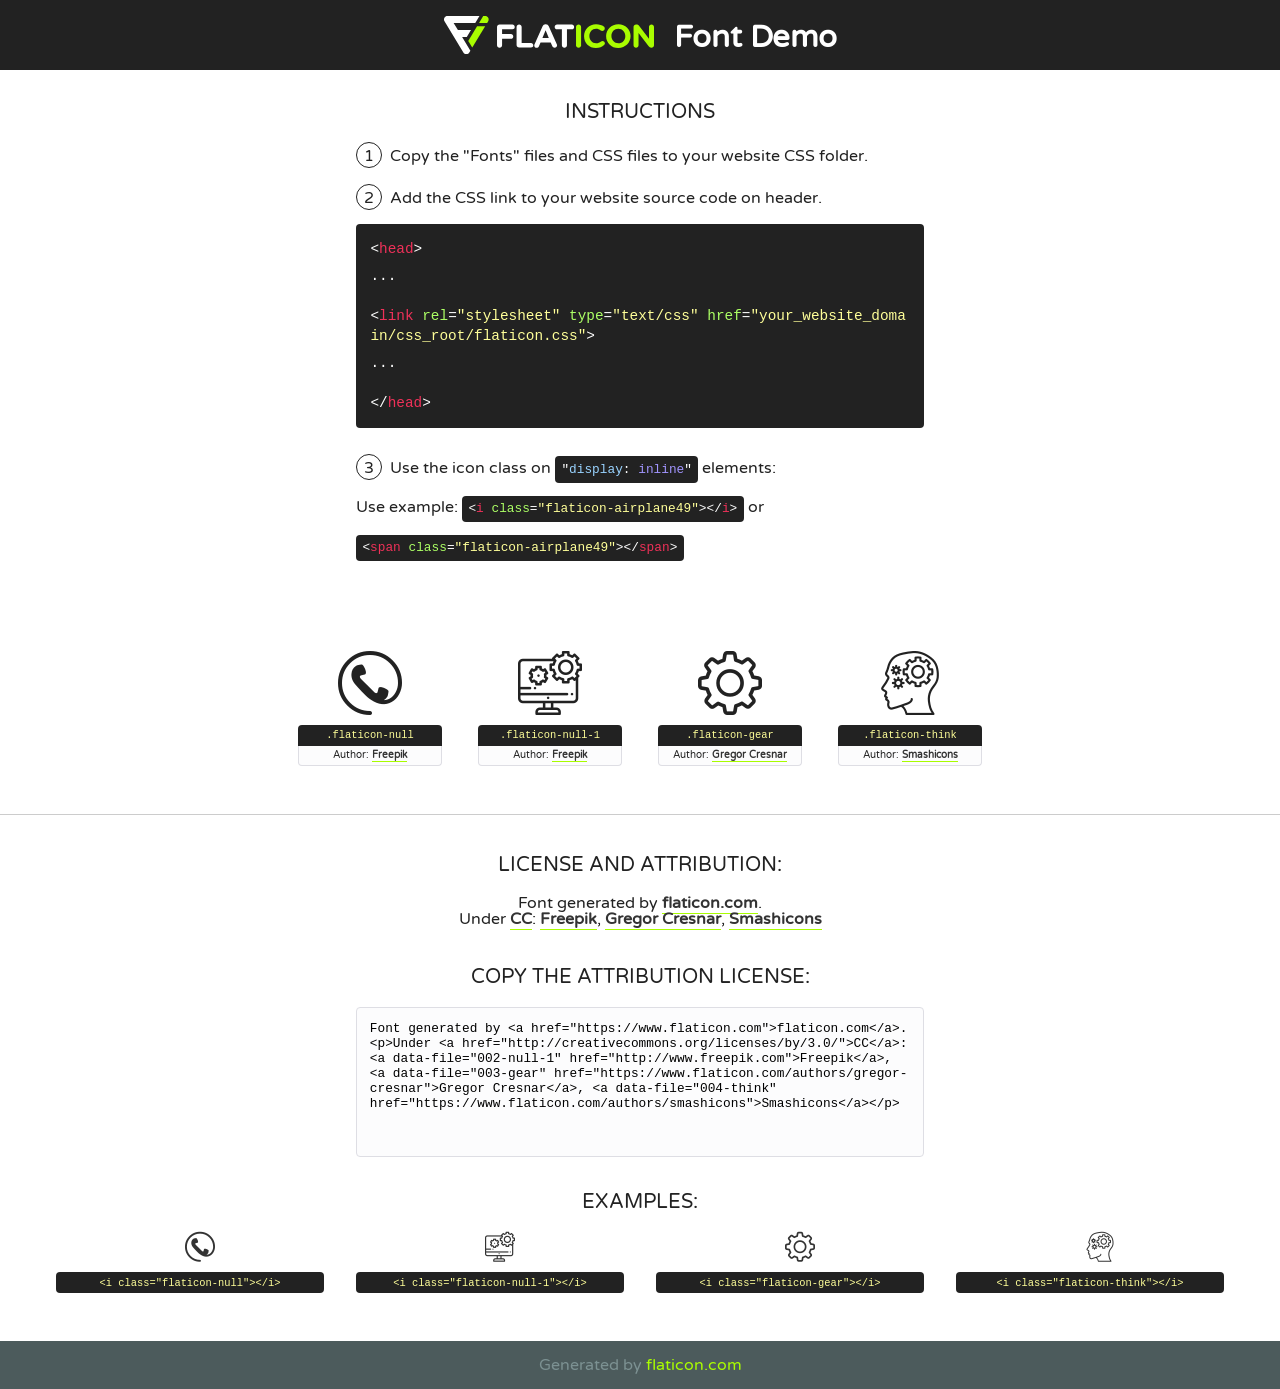
<file: assets/fonts/flaticon.html>
<!DOCTYPE html>
<!--
  Flaticon icon font: Flaticon
  Creation date: 02/06/2020 05:24
-->
<html>
<!DOCTYPE html>
<html>

<head>
    <title>Flaticon WebFont</title>
    <link href="http://fonts.googleapis.com/css?family=Varela+Round" rel="stylesheet" type="text/css" />
    <link rel="stylesheet" type="text/css" href="flaticon.css">
    <meta charset="UTF-8">
    <style>
    html, body, div, span, applet, object, iframe,
    h1, h2, h3, h4, h5, h6, p, blockquote, pre,
    a, abbr, acronym, address, big, cite, code,
    del, dfn, em, img, ins, kbd, q, s, samp,
    small, strike, strong, sub, sup, tt, var,
    b, u, i, center,
    dl, dt, dd, ol, ul, li,
    fieldset, form, label, legend,
    table, caption, tbody, tfoot, thead, tr, th, td,
    article, aside, canvas, details, embed, 
    figure, figcaption, footer, header, hgroup, 
    menu, nav, output, ruby, section, summary,
    time, mark, audio, video {
        margin: 0;
        padding: 0;
        border: 0;
        font-size: 100%;
        font: inherit;
        vertical-align: baseline;
    }
    /* HTML5 display-role reset for older browsers */
    article, aside, details, figcaption, figure, 
    footer, header, hgroup, menu, nav, section {
        display: block;
    }
    body {
        line-height: 1;
    }
    ol, ul {
        list-style: none;
    }
    blockquote, q {
        quotes: none;
    }
    blockquote:before, blockquote:after,
    q:before, q:after {
        content: '';
        content: none;
    }
    table {
        border-collapse: collapse;
        border-spacing: 0;
    }
    body {
        font-family: 'Varela Round', Helvetica, Arial, sans-serif;
        font-size: 16px;
        color: #222;
    }
    a {
        color: #333;
        border-bottom: 1px solid #a9fd00;
        font-weight: bold;
        text-decoration: none;
    }
    * {
        -moz-box-sizing: border-box;
        -webkit-box-sizing: border-box;
        box-sizing: border-box;
        margin: 0;
        padding: 0;
    }
    [class^="flaticon-"]:before, [class*=" flaticon-"]:before, [class^="flaticon-"]:after, [class*=" flaticon-"]:after {
        font-family: Flaticon;
        font-size: 30px;
        font-style: normal;
        margin-left: 20px;
        color: #333;
    }
    .wrapper {
        max-width: 600px;
        margin: auto;
        padding: 0 1em;
    }
    .title {
        font-size: 1.25em;
        text-align: center;
        margin-bottom: 1em;
        text-transform: uppercase;
    }
    header {
        text-align: center;
        background-color: #222;
        color: #fff;
        padding: 1em;
    }
    header .logo {
        width: 210px;
        height: 38px;
        display: inline-block;
        vertical-align: middle;
        margin-right: 1em;
        border: none;
    }
    header strong {
        font-size: 1.95em;
        font-weight: bold;
        vertical-align: middle;
        margin-top: 5px;
        display: inline-block;
    }
    .demo {
        margin: 2em auto;
        line-height: 1.25em;
    }
    .demo ul li {
        margin-bottom: 1em;
    }
    .demo ul li .num {
        color: #222;
        border-radius: 20px;
        display: inline-block;
        width: 26px;
        padding: 3px;
        height: 26px;
        text-align: center;
        margin-right: 0.5em;
        border: 1px solid #222;
    }
    .demo ul li code {
        background-color: #222;
        border-radius: 4px;
        padding: 0.25em 0.5em;
        display: inline-block;
        color: #fff;
        font-family: Consolas,Monaco,Lucida Console,Liberation Mono,DejaVu Sans Mono,Bitstream Vera Sans Mono,Courier New, monospace;
        font-weight: lighter;
        margin-top: 1em;
        font-size: 0.8em;
        word-break: break-all;
    }
    .demo ul li code.big {
        padding: 1em;
        font-size: 0.9em;
    }
    .demo ul li code .red {
        color: #EF3159;
    }
    .demo ul li code .green {
        color: #ACFF65;
    }
    .demo ul li code .yellow {
        color: #FFFF99;
    }
    .demo ul li code .blue {
        color: #99D3FF;
    }
    .demo ul li code .purple {
        color: #A295FF;
    }
    .demo ul li code .dots {
        margin-top: 0.5em;
        display: block;
    }
    #glyphs {
        border-bottom: 1px solid #ccc;
        padding: 2em 0;
        text-align: center;
    }
    .glyph {
        display: inline-block;
        width: 9em;
        margin: 1em;
        text-align: center;
        vertical-align: top;
        background: #FFF;
    }
    .glyph .glyph-icon {
        padding: 10px;
        display: block;
        font-family:"Flaticon";
        font-size: 64px;
        line-height: 1;
    }
    .glyph .glyph-icon:before {
        font-size: 64px;
        color: #222;
        margin-left: 0;
    }
    .class-name {
        font-size: 0.65em;
        background-color: #222;
        color: #fff;
        border-radius: 4px 4px 0 0;
        padding: 0.5em;
        color: #FFFF99;
        font-family: Consolas,Monaco,Lucida Console,Liberation Mono,DejaVu Sans Mono,Bitstream Vera Sans Mono,Courier New, monospace;
    }
    .author-name {
        font-size: 0.6em;
        background-color: #fcfcfd;
        border: 1px solid #DEDEE4;
        border-top: 0;
        border-radius: 0 0 4px 4px;
        padding: 0.5em;
    }
    .class-name:last-child {
        font-size: 10px;
        color:#888;
    }
    .class-name:last-child a {
        font-size: 10px;
        color:#555;
    }
    .class-name:last-child a:hover {
        color:#a9fd00;
    }
    .glyph > input {
        display: block;
        width: 100px;
        margin: 5px auto;
        text-align: center;
        font-size: 12px;
        cursor: text;
    }
    .glyph > input.icon-input {
        font-family:"Flaticon";
        font-size: 16px;
        margin-bottom: 10px;
    }
    .attribution .title {
        margin-top: 2em;
    }
    .attribution textarea {
        background-color: #fcfcfd;
        padding: 1em;
        border: none;
        box-shadow: none;
        border: 1px solid #DEDEE4;
        border-radius: 4px;
        resize: none;
        width: 100%;
        height: 150px;
        font-size: 0.8em;
        font-family: Consolas,Monaco,Lucida Console,Liberation Mono,DejaVu Sans Mono,Bitstream Vera Sans Mono,Courier New, monospace;
        -webkit-appearance: none;
    }
    .iconsuse {
        margin: 2em auto;
        text-align: center;
        max-width: 1200px;
    }
    .iconsuse:after {
        content: '';
        display: table;
        clear: both;
    }
    .iconsuse .image {
        float: left;
        width: 25%;
        padding: 0 1em;
    }
    .iconsuse .image p {
        margin-bottom: 1em;
    }
    .iconsuse .image span {
        display: block;
        font-size: 0.65em;
        background-color: #222;
        color: #fff;
        border-radius: 4px;
        padding: 0.5em;
        color: #FFFF99;
        margin-top: 1em;
        font-family: Consolas,Monaco,Lucida Console,Liberation Mono,DejaVu Sans Mono,Bitstream Vera Sans Mono,Courier New, monospace;
    }
    #footer {
        text-align: center;
        background-color: #4C5B5C;
        color: #7c9192;
        padding: 1em;
    }
    #footer a {
        border: none;
        color: #a9fd00;
        font-weight: normal;
    }
    @media (max-width: 960px) {
        .iconsuse .image {
            width: 50%;
        }
    }
    @media (max-width: 560px) {
        .iconsuse .image {
            width: 100%;
        }
    }
    </style>
</head>

<body class="characters-off">

    <header>
        <a href="https://www.flaticon.com" target="_blank" class="logo">
            <svg version="1.1" xmlns="http://www.w3.org/2000/svg" xmlns:xlink="http://www.w3.org/1999/xlink" xmlns:a="http://ns.adobe.com/AdobeSVGViewerExtensions/3.0/" viewBox="0 0 560.875 102.036" enable-background="new 0 0 560.875 102.036" xml:space="preserve">
                <defs>
                </defs>
                <g>
                    <g class="letters">
                        <path fill="#ffffff" d="M141.596,29.675c0-3.777,2.985-6.767,6.764-6.767h34.438c3.426,0,6.15,2.728,6.15,6.15
                        c0,3.43-2.724,6.149-6.15,6.149h-27.674v13.091h23.719c3.429,0,6.151,2.724,6.151,6.15c0,3.43-2.723,6.149-6.151,6.149h-23.719
                        v17.574c0,3.773-2.986,6.761-6.764,6.761c-3.779,0-6.764-2.989-6.764-6.761V29.675z"></path>
                        <path fill="#ffffff" d="M193.844,29.149c0-3.781,2.985-6.767,6.764-6.767c3.776,0,6.763,2.985,6.763,6.767v42.957h25.039
                        c3.426,0,6.149,2.726,6.149,6.153c0,3.425-2.723,6.15-6.149,6.15h-31.802c-3.779,0-6.764-2.986-6.764-6.768V29.149z"></path>
                        <path fill="#ffffff" d="M241.891,75.71l21.438-48.407c1.492-3.341,4.215-5.357,7.906-5.357h0.792
                        c3.686,0,6.323,2.017,7.815,5.357l21.439,48.407c0.436,0.967,0.701,1.845,0.701,2.723c0,3.602-2.809,6.501-6.414,6.501
                        c-3.161,0-5.269-1.845-6.499-4.655l-4.132-9.661h-27.059l-4.301,10.102c-1.144,2.631-3.426,4.214-6.237,4.214
                        c-3.517,0-6.24-2.81-6.24-6.325C241.1,77.64,241.451,76.677,241.891,75.71z M279.932,58.666l-8.521-20.297l-8.526,20.297H279.932
                        z"></path>
                        <path fill="#ffffff" d="M314.864,35.387H301.86c-3.429,0-6.239-2.813-6.239-6.238c0-3.429,2.811-6.24,6.239-6.24h39.533
                        c3.426,0,6.237,2.811,6.237,6.24c0,3.425-2.811,6.238-6.237,6.238h-13.001v42.785c0,3.773-2.99,6.761-6.764,6.761
                        c-3.779,0-6.764-2.989-6.764-6.761V35.387z"></path>
                        <path fill="#A9FD00" d="M352.615,29.149c0-3.781,2.985-6.767,6.767-6.767c3.774,0,6.761,2.985,6.761,6.767v49.024
                        c0,3.773-2.987,6.761-6.761,6.761c-3.781,0-6.767-2.989-6.767-6.761V29.149z"></path>
                        <path fill="#A9FD00" d="M374.132,53.836v-0.179c0-17.481,13.178-31.801,32.065-31.801c9.22,0,15.459,2.458,20.557,6.238
                        c1.402,1.054,2.637,2.985,2.637,5.357c0,3.692-2.985,6.59-6.681,6.59c-1.845,0-3.071-0.702-4.044-1.319
                        c-3.776-2.813-7.729-4.393-12.562-4.393c-10.364,0-17.831,8.611-17.831,19.154v0.173c0,10.542,7.291,19.329,17.831,19.329
                        c5.715,0,9.492-1.756,13.359-4.834c1.049-0.874,2.458-1.491,4.039-1.491c3.429,0,6.325,2.813,6.325,6.236
                        c0,2.106-1.056,3.78-2.282,4.834c-5.539,4.834-12.036,7.733-21.878,7.733C387.572,85.464,374.132,71.493,374.132,53.836z"></path>
                        <path fill="#A9FD00" d="M433.009,53.836v-0.179c0-17.481,13.79-31.801,32.766-31.801c18.981,0,32.592,14.143,32.592,31.628v0.173
                        c0,17.483-13.785,31.807-32.769,31.807C446.625,85.464,433.009,71.32,433.009,53.836z M484.224,53.836v-0.179
                        c0-10.539-7.725-19.326-18.626-19.326c-10.893,0-18.449,8.611-18.449,19.154v0.173c0,10.542,7.73,19.329,18.626,19.329
                        C476.676,72.986,484.224,64.378,484.224,53.836z"></path>
                        <path fill="#A9FD00" d="M506.233,29.321c0-3.774,2.99-6.763,6.767-6.763h1.401c3.252,0,5.183,1.583,7.029,3.953l26.093,34.265
                        V29.059c0-3.692,2.99-6.677,6.681-6.677c3.683,0,6.671,2.985,6.671,6.677v48.934c0,3.78-2.987,6.765-6.764,6.765h-0.436
                        c-3.257,0-5.188-1.581-7.034-3.953l-27.056-35.492v32.944c0,3.687-2.985,6.676-6.678,6.676c-3.683,0-6.673-2.989-6.673-6.676
                        V29.321z"></path>
                    </g>
                    <g class="insignia">
                        <path fill="#ffffff" d="M48.372,56.137h12.517l11.156-18.537H37.186L25.688,18.539h57.825L94.668,0H9.271
                        C5.925,0,2.842,1.801,1.198,4.716c-1.644,2.907-1.593,6.482,0.134,9.343l50.38,83.501c1.678,2.781,4.689,4.476,7.938,4.476
                        c3.246,0,6.257-1.695,7.935-4.476l2.898-4.804L48.372,56.137z"></path>
                        <g class="i">
                            <path fill="#A9FD00" d="M93.575,18.539h0.031v0.004l21.652,0.004l2.705-4.488c1.727-2.861,1.778-6.436,0.133-9.343
                            C116.454,1.801,113.371,0,110.026,0h-5.294L93.575,18.539z"></path>
                            <polygon fill="#A9FD00" points="88.291,27.356 64.725,66.486 75.519,84.404 109.942,27.356"></polygon>
                        </g>
                    </g>
                </g>
            </svg>
        </a>
        <strong>Font Demo</strong>
    </header>


    <section class="demo wrapper">

        <p class="title">Instructions</p>

        <ul>
            <li>
                <span class="num">1</span>Copy the "Fonts" files and CSS files to your website CSS folder.
            </li>
            <li>
                <span class="num">2</span>Add the CSS link to your website source code on header.
                <code class="big">
                    &lt;<span class="red">head</span>&gt;
                    <br/><span class="dots">...</span>
                    <br/>&lt;<span class="red">link</span> <span class="green">rel</span>=<span class="yellow">"stylesheet"</span> <span class="green">type</span>=<span class="yellow">"text/css"</span> <span class="green">href</span>=<span class="yellow">"your_website_domain/css_root/flaticon.css"</span>&gt;
                    <br/><span class="dots">...</span>
                    <br/>&lt;/<span class="red">head</span>&gt;
                </code>
            </li>

            <li>
                <p>
                    <span class="num">3</span>Use the icon class on <code>"<span class="blue">display</span>:<span class="purple"> inline</span>"</code> elements:
                    <br />
                    Use example: <code>&lt;<span class="red">i</span> <span class="green">class</span>=<span class="yellow">&quot;flaticon-airplane49&quot;</span>&gt;&lt;/<span class="red">i</span>&gt;</code> or <code>&lt;<span class="red">span</span> <span class="green">class</span>=<span class="yellow">&quot;flaticon-airplane49&quot;</span>&gt;&lt;/<span class="red">span</span>&gt;</code>
            </li>
        </ul>

    </section>




   <section id="glyphs">          
    
      
        <div class="glyph"><div class="glyph-icon flaticon-null"></div>
            <div class="class-name">.flaticon-null</div>
            <div class="author-name">Author: <a data-file="001-null" href="http://www.freepik.com">Freepik</a> </div> 
        </div>        
        
        <div class="glyph"><div class="glyph-icon flaticon-null-1"></div>
            <div class="class-name">.flaticon-null-1</div>
            <div class="author-name">Author: <a data-file="002-null-1" href="http://www.freepik.com">Freepik</a> </div> 
        </div>        
        
        <div class="glyph"><div class="glyph-icon flaticon-gear"></div>
            <div class="class-name">.flaticon-gear</div>
            <div class="author-name">Author: <a data-file="003-gear" href="https://www.flaticon.com/authors/gregor-cresnar">Gregor Cresnar</a> </div> 
        </div>        
        
        <div class="glyph"><div class="glyph-icon flaticon-think"></div>
            <div class="class-name">.flaticon-think</div>
            <div class="author-name">Author: <a data-file="004-think" href="https://www.flaticon.com/authors/smashicons">Smashicons</a> </div> 
        </div>        
        

    </section>



    <section class="attribution wrapper"   style="text-align:center;">

      <div class="title">License and attribution:</div><div class="attrDiv">Font generated by <a href="https://www.flaticon.com">flaticon.com</a>. <div><p>Under <a href="http://creativecommons.org/licenses/by/3.0/">CC</a>: <a data-file="002-null-1" href="http://www.freepik.com">Freepik</a>, <a data-file="003-gear" href="https://www.flaticon.com/authors/gregor-cresnar">Gregor Cresnar</a>, <a data-file="004-think" href="https://www.flaticon.com/authors/smashicons">Smashicons</a></p>  </div>
      </div>
      <div class="title">Copy the Attribution License:</div>

    <textarea onclick="this.focus();this.select();">Font generated by &lt;a href=&quot;https://www.flaticon.com&quot;&gt;flaticon.com&lt;/a&gt;. <p>Under <a href="http://creativecommons.org/licenses/by/3.0/">CC</a>: <a data-file="002-null-1" href="http://www.freepik.com">Freepik</a>, <a data-file="003-gear" href="https://www.flaticon.com/authors/gregor-cresnar">Gregor Cresnar</a>, <a data-file="004-think" href="https://www.flaticon.com/authors/smashicons">Smashicons</a></p>  
     </textarea>

    </section>

    <section class="iconsuse">

          <div class="title">Examples:</div>            
             
            <div class="image">
                <p>
                    <i class="glyph-icon flaticon-null"></i> 
                    <span>&lt;i class=&quot;flaticon-null&quot;&gt;&lt;/i&gt;</span>
                </p>
            </div>
            
            <div class="image">
                <p>
                    <i class="glyph-icon flaticon-null-1"></i> 
                    <span>&lt;i class=&quot;flaticon-null-1&quot;&gt;&lt;/i&gt;</span>
                </p>
            </div>
            
            <div class="image">
                <p>
                    <i class="glyph-icon flaticon-gear"></i> 
                    <span>&lt;i class=&quot;flaticon-gear&quot;&gt;&lt;/i&gt;</span>
                </p>
            </div>
            
            <div class="image">
                <p>
                    <i class="glyph-icon flaticon-think"></i> 
                    <span>&lt;i class=&quot;flaticon-think&quot;&gt;&lt;/i&gt;</span>
                </p>
            </div>
                       
        </div>
                            
    </section>

<div id="footer">
    <div>Generated by <a href="https://www.flaticon.com">flaticon.com</a>
    </div>
</div>



</body>
</html>
</file>
<file: assets/css/flaticon.css>
/*
  	Flaticon icon font: Flaticon
  	Creation date: 02/06/2020 05:24
  	*/

@font-face {
  font-family: "Flaticon";
  src: url("../fonts/Flaticon.eot");
  src: url("../fonts/Flaticon.eot?#iefix") format("embedded-opentype"),
       url("../fonts/Flaticon.woff2") format("woff2"),
       url("../fonts/Flaticon.woff") format("woff"),
       url("../fonts/Flaticon.ttf") format("truetype"),
       url("../fonts/Flaticon.svg#Flaticon") format("svg");
  font-weight: normal;
  font-style: normal;
}

@media screen and (-webkit-min-device-pixel-ratio:0) {
  @font-face {
    font-family: "Flaticon";
    src: url("../fonts/Flaticon.svg#Flaticon") format("svg");
  }
}

[class^="flaticon-"]:before, [class*=" flaticon-"]:before,
[class^="flaticon-"]:after, [class*=" flaticon-"]:after {   
  font-family: Flaticon;
font-style: normal;
}

.flaticon-null:before { content: "\f100"; }
.flaticon-null-1:before { content: "\f101"; }
.flaticon-gear:before { content: "\f102"; }
.flaticon-think:before { content: "\f103"; }
</file>
<file: assets/css/progressbar_barfiller.css>
/* Custom Code skills */
.single-skill{
  display: flex;
}

.single-skill span {
	color: #79838b;
	font-size: 13px;
	font-weight: 300;
	letter-spacing: 0;
	margin-bottom: 14px;
	display: block;
}
.single-skill .bar-progress {
	width: 100%;
}
.single-skill .bar-title {
  width: 20%;
  margin-bottom: 19px;
}

.skills-content {
  padding-top: 200px;
  padding-left: 70px;
}

.skills-shape-bg {
  height: 651px;
  width: 868px;
  position: absolute;
  content: "";
  border: 2px solid #4d4d4d;
  left: 40%;
  top: 255px;
}

.skills-shape-bg::before {
  position: absolute;
  content: "";
  height: 465px;
  width: 300px;
  border: 2px solid #4d4d4d;
  left: -35%;
  top: 50%;
  transform: translateY(-50%);
  border-right: 0;
}



/* Default */
.barfiller {
	width: 100%;
	height: 10px;
	background: #f6f9fc;
  position: relative;
  border-radius: 5px;
}

.barfiller .fill {
  display: block;
  position: relative;
  width: 0px;
  height: 100%;
  background: #333;
  z-index: 1;
  border-radius: 5px;
}

.barfiller .tipWrap { display: none; }

.barfiller .tip {
  margin-top: -28px;
  padding: 2px 4px;
  font-size: 16px;
  color: #09cc7f;
  left: 0px;
  position: absolute;
  z-index: 2;
  background: transparent;
  font-weight: 800;
}

.barfiller .tip:after {
  border: solid;
  border-color: rgba(0,0,0,.8) transparent;
  border-width: 6px 6px 0 6px;
  content: "";
  display: block;
  position: absolute;
  left: 9px;
  top: 100%;
  z-index: 9;
  display: none;
  
}
</file>
<file: assets/css/gijgo.css>
.gj-button {
    background-color: #f5f5f5;
    border: 1px solid #ddd;
    color: #000;
    border-radius: 3px;
    padding: 6px 10px;
    cursor: pointer;
}

.gj-unselectable {
    -webkit-touch-callout: none;
    -webkit-user-select: none;
    -khtml-user-select: none;
    -moz-user-select: none;
    -ms-user-select: none;
    user-select: none;
}

.gj-row {
    display: -webkit-box;
    display: -ms-flexbox;
    display: flex;
    -ms-flex-wrap: wrap;
    flex-wrap: wrap;
}

.gj-margin-left-5 {
    margin-left: 5px;
}

.gj-margin-left-10 {
    margin-left: 10px;
}

.gj-width-full {
    width: 100%;
}

.gj-cursor-pointer {
    cursor: pointer;
}

.gj-text-align-center {
    text-align: center;
}

.gj-font-size-16 {
    font-size: 16px;
}

.gj-hidden {
    display: none;
}

/** Material Design */
.gj-button-md {
    background: 0 0;
    border: none;
    border-radius: 2px;
    color: rgba(0, 0, 0, 0.87);
    position: relative;
    height: 36px;
    margin: 0;
    min-width: 64px;
    padding: 0 16px;
    display: inline-block;
    font-family: "Roboto","Helvetica","Arial",sans-serif;
    font-size: 1rem;
    font-weight: 500;
    text-transform: uppercase;
    letter-spacing: 0;
    overflow: hidden;
    will-change: box-shadow;
    transition: box-shadow .2s cubic-bezier(.4,0,1,1),background-color .2s cubic-bezier(.4,0,.2,1),color .2s cubic-bezier(.4,0,.2,1);
    outline: none;
    cursor: pointer;
    text-decoration: none;
    text-align: center;
    line-height: 36px;
    vertical-align: middle;
    overflow: hidden;
    -webkit-user-select: none;
    -moz-user-select: none;
    -ms-user-select: none;
    user-select: none;
}

.gj-button-md:hover {
    background-color: rgba(158,158,158,.2);
}

.gj-button-md:disabled {
    color: rgba(0,0,0,.26);
    background: 0 0;
}

.gj-button-md .material-icons,
.gj-button-md .gj-icon {
    vertical-align: middle;
    /*font-size: 1.3rem;
    margin-right: 4px;*/
}

.gj-button-md.gj-button-md-icon {
    width: 24px;
    height: 31px;
    min-width: 24px;
    padding: 0px;
    display: table;
}

.gj-button-md.gj-button-md-icon .material-icons,
.gj-button-md.gj-button-md-icon .gj-icon {
    display: table-cell;
    margin-right: 0px;
    width: 24px;
    height: 24px;
}

.gj-button-md.active {
    background-color: rgba(158,158,158,.4);
}

.gj-button-md-group {
    position: relative;
    display: inline-block;
    vertical-align: middle;
}
.gj-textbox-md {
	/* border: none; */
	/* border-bottom: 1px solid rgba(0,0,0,.42); */
	display: block;
	font-family: "Helvetica","Arial",sans-serif;
	font-size: 16px;
	line-height: 16px;
	/* padding: 4px 0px; */
	margin: 0;
	/* width: 100%; */
	background: 0 0;
	/* text-align: ; */
	color: rgba(0,0,0,.87);
	padding-left: 44px;
	border: 1px solid #dca73a;
	/* padding: 15px 15px; */
	/* text-align: center; */
	width: 177px;
	height: 55px;
	border-radius: 5px;
}
.gj-textbox-md:focus,
.gj-textbox-md:active {
    /* border-bottom: 2px solid rgba(0,0,0,.42); */
    outline: none;
}

.gj-textbox-md::placeholder {
    color: #8e8e8e;
}

.gj-textbox-md:-ms-input-placeholder {
    color: #8e8e8e;
}

.gj-textbox-md::-ms-input-placeholder {
    color: #8e8e8e;
}

.gj-md-spacer-24 {
    min-width: 24px;
    width: 24px;
    display: inline-block;
}

.gj-md-spacer-32 {
    min-width: 32px;
    width: 32px;
    display: inline-block;
}

.gj-modal {
    position: fixed;
    top: 0;
    right: 0;
    bottom: 0;
    left: 0;
    z-index: 1203;
    display: none;
    overflow: hidden;
    -webkit-overflow-scrolling: touch;
    outline: 0;
    background-color: rgba(0, 0, 0, 0.54118);
    transition: 200ms ease opacity;
    will-change: opacity;
}

/* List */
ul.gj-list li [data-role="wrapper"] {
    display: table;
    width: 100%;
}

ul.gj-list li [data-role="checkbox"] {
    display: table-cell;
    vertical-align:middle;
    text-align:center;
}

ul.gj-list li [data-role="image"] {
    display: table-cell;
    vertical-align:middle;
    text-align:center;
}

ul.gj-list li [data-role="display"] {
    display: table-cell;
    vertical-align:middle;
    cursor: pointer;
}

ul.gj-list li [data-role="display"]:empty:before {
  content: "\200b"; /* unicode zero width space character */
}

/* List - Bootstrap */
ul.gj-list-bootstrap {
    padding-left: 0px;
    margin-bottom: 0px;
}

ul.gj-list-bootstrap li {
    padding: 0px;
}

ul.gj-list-bootstrap li [data-role="wrapper"] {
    padding: 0px 10px;
}

ul.gj-list-bootstrap li [data-role="checkbox"] {
    width: 24px;
    padding: 3px;
}

ul.gj-list-bootstrap li [data-role="image"] {
    width: 24px;
    height: 24px;
}

ul.gj-list-bootstrap li [data-role="display"] {
    padding: 8px 0px 8px 4px;
}

.list-group-item.active ul li, .list-group-item.active:focus ul li, .list-group-item.active:hover ul li {
    text-shadow: none;
    color:initial;
}

/* List - Material Design */
ul.gj-list-md {
    padding: 0px;
    list-style: none;
    list-style-type: none;
    line-height: 24px;
    letter-spacing: 0;
    color: #616161; /* Gray 700 */
}

ul.gj-list-md li {
    display: list-item;
    list-style-type: none;
    padding: 0px;
    min-height: unset;
    box-sizing: border-box;
    align-items: center;
    cursor: default;
    overflow: hidden;

    font-family: "Roboto","Helvetica","Arial",sans-serif;
    font-size: 16px;
    font-weight: 400;
    letter-spacing: .04em;
    line-height: 1;
    
    -webkit-flex-direction: row;
    -ms-flex-direction: row;
    flex-direction: row;
    -webkit-flex-wrap: nowrap;
    -ms-flex-wrap: nowrap;
    flex-wrap: nowrap;
}

ul.gj-list-md li [data-role="checkbox"] {
    height: 24px;
    width: 24px;
}

ul.gj-list-md li [data-role="image"] {
    height: 24px;
    width: 24px;
}

ul.gj-list-md li [data-role="display"] {
    padding: 8px 0px 8px 5px;
    order: 0;
    flex-grow: 2;
    text-decoration: none;
    box-sizing: border-box;
    align-items: center;
    text-align: left;
    color: rgba(0,0,0,.87);
}

ul.gj-list-md li.disabled>[data-role="wrapper"]>[data-role="display"] {
    color: #9E9E9E; /* Gray 500 */
}

.gj-list-md-active {
    background: #e0e0e0;
    color: #3f51b5;
}


/* Picker */
.gj-picker {
    position: absolute;
    z-index: 1203;
    background-color: #fff;
}

.gj-picker .selected {
    color: #fff;
}

/* Material Design */
.gj-picker-md {
    font-family: "Roboto","Helvetica","Arial",sans-serif;
    font-size: 16px;
    font-weight: 400;
    letter-spacing: .04em;
    line-height: 1;
    color: rgba(0,0,0,.87);
    border: 1px solid #E0E0E0;
}

.gj-modal .gj-picker-md {
    border: 0px;
}

.gj-picker-md [role="header"] {
    color: rgba(255, 255, 255, 0.54);
    display: flex;
    background: #2196f3;
    align-items: baseline;
    user-select: none;
    justify-content: center;
}

.gj-picker-md [role="footer"] {
    float: right;
    padding: 10px;
}

.gj-picker-md [role="footer"] button.gj-button-md {
    color: #2196f3;
    font-weight: bold;
    font-size: 13px;
}

/* Bootstrap */
.gj-picker-bootstrap {
    border-radius: 4px;
    border: 1px solid #E0E0E0;
}

.gj-picker-bootstrap .selected {
    color: #888;
}

.gj-picker-bootstrap [role="header"] {
    background: #eee;
    color: #AAA;
}
@font-face {
    font-family: 'gijgo-material';
    src: url('../fonts/gijgo-material.eot?235541');
    src: url('../fonts/gijgo-material.eot?235541#iefix') format('embedded-opentype'), url('../fonts/gijgo-material.ttf?235541') format('truetype'), url('../fonts/gijgo-material.woff?235541') format('woff'), url('../fonts/gijgo-material.svg?235541#gijgo-material') format('svg');
    font-weight: normal;
    font-style: normal;
}

.gj-icon {
    /* use !important to prevent issues with browser extensions that change fonts */
    font-family: 'gijgo-material' !important;
    font-size: 24px;
    speak: none;
    font-style: normal;
    font-weight: normal;
    font-variant: normal;
    text-transform: none;
    line-height: 1;
    /* Enable Ligatures ================ */
    letter-spacing: 0;
    -webkit-font-feature-settings: "liga";
    -moz-font-feature-settings: "liga=1";
    -moz-font-feature-settings: "liga";
    -ms-font-feature-settings: "liga" 1;
    font-feature-settings: "liga";
    -webkit-font-variant-ligatures: discretionary-ligatures;
    font-variant-ligatures: discretionary-ligatures;
    /* Better Font Rendering =========== */
    -webkit-font-smoothing: antialiased;
    -moz-osx-font-smoothing: grayscale;
}

.gj-icon.undo:before {
    content: "\e900";
}

.gj-icon.vertical-align-top:before {
    content: "\e901";
}

.gj-icon.vertical-align-center:before {
    content: "\e902";
}

.gj-icon.vertical-align-bottom:before {
    content: "\e903";
}

.gj-icon.arrow-dropup:before {
    content: "\e904";
}

.gj-icon.clock:before {
    content: "\e905";
}

.gj-icon.refresh:before {
    content: "\e906";
}

.gj-icon.last-page:before {
    content: "\e907";
}

.gj-icon.first-page:before {
    content: "\e908";
}

.gj-icon.cancel:before {
    content: "\e909";
}

.gj-icon.clear:before {
    content: "\e90a";
}

.gj-icon.check-circle:before {
    content: "\e90b";
}

.gj-icon.delete:before {
    content: "\e90c";
}

.gj-icon.arrow-upward:before {
    content: "\e90d";
}

.gj-icon.arrow-forward:before {
    content: "\e90e";
}

.gj-icon.arrow-downward:before {
    content: "\e90f";
}

.gj-icon.arrow-back:before {
    content: "\e910";
}

.gj-icon.list-numbered:before {
    content: "\e911";
}

.gj-icon.list-bulleted:before {
    content: "\e912";
}

.gj-icon.indent-increase:before {
    content: "\e913";
}

.gj-icon.indent-decrease:before {
    content: "\e914";
}

.gj-icon.redo:before {
    content: "\e915";
}

.gj-icon.align-right:before {
    content: "\e916";
}

.gj-icon.align-left:before {
    content: "\e917";
}

.gj-icon.align-justify:before {
    content: "\e918";
}

.gj-icon.align-center:before {
    content: "\e919";
}

.gj-icon.strikethrough:before {
    content: "\e91a";
}

.gj-icon.italic:before {
    content: "\e91b";
}

.gj-icon.underlined:before {
    content: "\e91c";
}

.gj-icon.bold:before {
    content: "\e91d";
}

.gj-icon.arrow-dropdown:before {
    content: "\e91e";
}

.gj-icon.done:before {
    content: "\e91f";
}

.gj-icon.pencil:before {
    content: "\e920";
}

.gj-icon.minus:before {
    content: "\e921";
}

.gj-icon.plus:before {
    content: "\e922";
}

.gj-icon.chevron-up:before {
    content: "\e923";
}

.gj-icon.chevron-right:before {
    content: "\e924";
}

.gj-icon.chevron-down:before {
    content: "\e925";
}

.gj-icon.chevron-left:before {
    content: "\e926";
}

.gj-icon.event:before {
    content: "\e927";
}
.gj-draggable {
    cursor: move;
}
.gj-resizable-handle {
    position: absolute;
    font-size: 0.1px;
    display: block;
    -ms-touch-action: none;
    touch-action: none;
    z-index: 1203;
}

.gj-resizable-n {
    cursor: n-resize;
    height: 7px;
    width: 100%;
    top: -5px;
    left: 0;
}
.gj-resizable-e {
    cursor: e-resize;
    width: 7px;
    right: -5px;
    top: 0;
    height: 100%;
}
.gj-resizable-s {
    cursor: s-resize;
    height: 7px;
    width: 100%;
    bottom: -5px;
    left: 0;
}
.gj-resizable-w {
	cursor: w-resize;
	width: 7px;
	left: -5px;
	top: 0;
	height: 100%;
}
.gj-resizable-se {
	cursor: se-resize;
	width: 12px;
	height: 12px;
	right: 1px;
	bottom: 1px;
}
.gj-resizable-sw {
	cursor: sw-resize;
	width: 9px;
	height: 9px;
	left: -5px;
	bottom: -5px;
}
.gj-resizable-nw {
	cursor: nw-resize;
	width: 9px;
	height: 9px;
	left: -5px;
	top: -5px;
}
.gj-resizable-ne {
	cursor: ne-resize;
	width: 9px;
	height: 9px;
	right: -5px;
	top: -5px;
}

.gj-dialog-footer {
    position: absolute;
    bottom: 0px;
    width: 100%;
    margin-top: 0px;
}

.gj-dialog-scrollable [data-role="body"] {
    overflow-x: hidden;
    overflow-y: scroll;
}

/** Bootstrap 3 **/
.gj-dialog-bootstrap {
    overflow: hidden;
    z-index: 1202;
}

.gj-dialog-bootstrap [data-role="title"] {
    display: inline;
}
.gj-dialog-bootstrap [data-role="close"] {
    line-height: 1.42857143;
}

/** Bootstrap 4 **/
.gj-dialog-bootstrap4 {
    overflow: hidden;
    z-index: 1202;
}

.gj-dialog-bootstrap4 [data-role="title"] {
    display: inline;
}
.gj-dialog-bootstrap4 [data-role="close"] {
    line-height: 1.5;
}

/** Material Design **/
.gj-dialog-md {
    background-color: #FFF;
    overflow: hidden;
    border: none;
    box-shadow: 0 11px 15px -7px rgba(0,0,0,.2), 0 24px 38px 3px rgba(0,0,0,.14), 0 9px 46px 8px rgba(0,0,0,.12);
    box-sizing: border-box;
    position: relative;
    display: -webkit-box;
    display: -webkit-flex;
    display: -ms-flexbox;
    display: flex;
    -webkit-box-orient: vertical;
    -webkit-box-direction: normal;
    -webkit-flex-direction: column;
    -ms-flex-direction: column;
    flex-direction: column;
    -webkit-background-clip: padding-box;
    background-clip: padding-box;
    outline: 0;
    z-index: 1202;
}

.gj-dialog-md-header {
    padding: 24px 24px 0px 24px;
    font-family: "Roboto","Helvetica","Arial",sans-serif;
}

.gj-dialog-md-title {
    margin: 0;
    font-weight: 400;
    display: inline;
    line-height: 28px;
    font-size: 20px;
}

.gj-dialog-md-close {
    -webkit-appearance: none;
    padding: 0;
    cursor: pointer;
    background: 0 0;
    border: 0;
    float: right;
    line-height: 28px;
    font-size: 28px;
}

.gj-dialog-md-body {
    padding: 20px 24px 24px 24px;
    color: rgba(0,0,0,.54);
    font-family: "Helvetica","Arial",sans-serif;
    font-size: 14px;
    font-weight: 400;
    line-height: 20px;
}

.gj-dialog-md-footer {
    padding: 8px 8px 8px 24px;
    display: -webkit-flex;
    display: -ms-flexbox;
    display: flex;
    -webkit-flex-direction: row-reverse;
    -ms-flex-direction: row-reverse;
    flex-direction: row-reverse;
    -webkit-flex-wrap: wrap;
    -ms-flex-wrap: wrap;
    flex-wrap: wrap;

    box-sizing: border-box;
}

.gj-dialog-md-footer>*:first-child {
    margin-right: 0;
}

.gj-dialog-md-footer>* {
    margin-right: 8px;
    height: 36px;
}
DIV.gj-grid-wrapper {
    margin: auto;
    position: relative;
    clear:both;
    z-index: 1;
}

TABLE.gj-grid {
    margin: auto;    
    border-collapse: collapse;
    width: 100%;
    table-layout: fixed;
}

TABLE.gj-grid THEAD TH [data-role="selectAll"] {
    margin: auto;
}

TABLE.gj-grid THEAD TH [data-role="title"] {
    display: inline-block;
}

TABLE.gj-grid THEAD TH [data-role="sorticon"] {
    display: inline-block;
}

TABLE.gj-grid THEAD TH {
    overflow: hidden;
    text-overflow: ellipsis;
}

TABLE.gj-grid.autogrow-header-row THEAD TH {
    overflow: auto;
    text-overflow: initial;
    white-space: pre-wrap;
    -ms-word-break: break-word;
    word-break: break-word;
}

TABLE.gj-grid > tbody > tr > td {
    overflow: hidden;
    position: relative;
}

table.gj-grid tbody div[data-role="display"] {
    vertical-align: middle;
    text-indent: 0;
    white-space: pre-wrap;
    -ms-word-break: break-word;
    word-break: break-word;
}

table.gj-grid.fixed-body-rows tbody div[data-role="display"] {
    overflow: hidden;
    text-overflow: ellipsis;
    white-space: nowrap;
    -ms-word-break: initial;
    word-break: initial;
}

table.gj-grid tfoot DIV[data-role="display"] {
    vertical-align: middle;
    text-indent: 0;
    display: flex;
}

TABLE.gj-grid .fa {
    padding: 2px;
}

TABLE.gj-grid > tbody > tr > td > div {
    padding: 2px;
    overflow: hidden;
}

DIV.gj-grid-wrapper DIV.gj-grid-loading-cover
{
    background: #BBBBBB;
    opacity: 0.5;
    position: absolute;
    vertical-align: middle;
}

DIV.gj-grid-wrapper DIV.gj-grid-loading-text
{
    position: absolute;
    font-weight: bold;
}

/* Bootstrap Theme */
table.gj-grid-bootstrap thead th {
    background-color: #f5f5f5;
    vertical-align:middle;
}

table.gj-grid-bootstrap thead th [data-role="sorticon"] {
    margin-left: 5px;
}

table.gj-grid-bootstrap thead th [data-role="sorticon"] i.gj-icon,
table.gj-grid-bootstrap thead th [data-role="sorticon"] i.material-icons {
    position: absolute;
    font-size: 20px;
    top: 15px;
}

table.gj-grid-bootstrap tbody tr td div[data-role="display"] {
    padding: 0px;
}

.gj-grid-bootstrap-4 .gj-checkbox-bootstrap {
    display: inline-block;
    padding-top: 2px;
}

.gj-grid-bootstrap-4 tbody tr.active {
    background-color: rgba(0,0,0,.075);
}

/* Material Design Theme */
.gj-grid-md {
    position: relative;
    border: 1px solid #e0e0e0;
    border-collapse: collapse;
    white-space: nowrap;
    font-size: 13px;
    font-family: "Roboto","Helvetica","Arial",sans-serif;
    background-color: #fff;
}

.gj-grid-md td:first-of-type, .gj-grid-md th:first-of-type {
    padding-left: 24px;
}

.gj-grid-md th {
    position: relative;
    vertical-align: bottom;
    font-weight: 700;
    line-height: 31px;
    letter-spacing: 0;
    height: 56px;
    font-size: 12px;
    color: rgba(0,0,0,.54);
    padding-bottom: 8px;
    box-sizing: border-box;
    padding: 12px 18px;
    text-align: right;
}

.gj-grid-md td {
    position: relative;
    height: 48px;
    border-top: 1px solid #e0e0e0;
    border-bottom: 1px solid #e0e0e0;
    padding: 12px 18px;
    box-sizing: border-box;
    text-align: left;
    color: rgba(0,0,0,.87);
}

.gj-grid-md tbody tr {
    position: relative;
    height: 48px;
    transition-duration: .28s;
    transition-timing-function: cubic-bezier(.4,0,.2,1);
    transition-property: background-color;
}

.gj-grid-md tbody tr:hover {
    background-color: #EEEEEE; /* Gray 200 */
}

.gj-grid-md tbody tr.gj-grid-md-select {
    background-color: #F5F5F5; /* Grey 100 */
}


table.gj-grid-md thead th [data-role="sorticon"] {
    margin-left: 5px;
}

table.gj-grid-md thead th [data-role="sorticon"] i.gj-icon,
table.gj-grid-md thead th [data-role="sorticon"] i.material-icons {
    position: absolute;
    font-size: 16px;
    top: 19px;
}

table.gj-grid-md thead th.gj-grid-select-all {
    padding-bottom: 3px;
}
/* Hide all prioritized columns by default */
@media only all {
	th.display-1120,
	td.display-1120,
	th.display-960,
	td.display-960,
	th.display-800,
	td.display-800,
	th.display-640,
	td.display-640,
	th.display-480,
	td.display-480,
	th.display-320,
	td.display-320 {
		display: none;
	}
}

/* Show at 320px (20em x 16px) */
@media screen and (min-width: 20em) {
	TABLE.gj-grid-bootstrap th.display-320,
	TABLE.gj-grid-bootstrap td.display-320 {
		display: table-cell;
	}
}
/* Show at 480px (30em x 16px) */
@media screen and (min-width: 30em) {
	TABLE.gj-grid-bootstrap th.display-480,
	TABLE.gj-grid-bootstrap td.display-480 {
		display: table-cell;
	}
}
/* Show at 640px (40em x 16px) */
@media screen and (min-width: 40em) {
	TABLE.gj-grid-bootstrap th.display-640,
	TABLE.gj-grid-bootstrap td.display-640 {
		display: table-cell;
	}
}
/* Show at 800px (50em x 16px) */
@media screen and (min-width: 50em) {
	TABLE.gj-grid-bootstrap th.display-800,
	TABLE.gj-grid-bootstrap td.display-800 {
		display: table-cell;
	}
}
/* Show at 960px (60em x 16px) */
@media screen and (min-width: 60em) {
	TABLE.gj-grid-bootstrap th.display-960,
	TABLE.gj-grid-bootstrap td.display-960 {
		display: table-cell;
	}
}
/* Show at 1,120px (70em x 16px) */
@media screen and (min-width: 70em) {
	TABLE.gj-grid-bootstrap th.display-1120,
	TABLE.gj-grid-bootstrap td.display-1120 {
		display: table-cell;
	}
}

/* Material Design Theme */
.gj-grid-md tfoot tr th {
    padding-right: 14px;
}

.gj-grid-md tfoot tr[data-role="pager"] .gj-grid-mdl-pager-label {
    padding-left: 5px;
    padding-right: 5px;
}

.gj-grid-md tfoot tr[data-role="pager"] .gj-dropdown-md {
    margin-left: 12px;
}

.gj-grid-md tfoot tr[data-role="pager"] .gj-dropdown-md [role="presenter"] {
    font-size: 12px;
    font-weight: bold;
    color: rgba(0,0,0,.54);
}

.gj-grid-md tfoot tr[data-role="pager"] .gj-dropdown-md [role="presenter"] [role="display"] {
    text-align: right;
}

.gj-grid-md tfoot tr[data-role="pager"] .gj-grid-md-limit-select {
    margin-left: 10px;
    font-size: 12px;
    font-weight: bold;
    color: rgba(0,0,0,.54);
}

/* Bootstrap */
.gj-grid-bootstrap tfoot tr[data-role="pager"] th {
    line-height: 30px;
    background-color: #f5f5f5;
}

.gj-grid-bootstrap tfoot tr[data-role="pager"] th > div > div {
    margin-right: 5px;
}

.gj-grid-bootstrap tfoot tr[data-role="pager"] th > div > button {
    margin-right: 5px;
}

.gj-grid-bootstrap-4 tfoot tr[data-role="pager"] th > div button {
    height: 34px;
}

.gj-grid-bootstrap-4 tfoot tr[data-role="pager"] th div .gj-dropdown-bootstrap-4 .gj-dropdown-expander-mi .gj-icon {
    top: 5px;
}

.gj-grid-bootstrap-3 tfoot tr[data-role="pager"] th > div > input {
    margin-right: 5px;
    width: 40px;
    text-align: right;
    display: inline-block;
    font-weight: bold;
}

.gj-grid-bootstrap-4 tfoot tr[data-role="pager"] th > div > div.input-group {
    width: 40px;
}

.gj-grid-bootstrap-4 tfoot tr[data-role="pager"] th > div > div.input-group input {
    text-align: right;
    font-weight: bold;
    height: 34px;
    padding-top: 2px;
    padding-bottom: 6px;
}

.gj-grid-bootstrap tfoot tr[data-role="pager"] th > div > select {
    display: inline-block;
    margin-right: 5px;
    width: 60px;
}

.gj-grid-bootstrap tfoot tr[data-role="pager"] th .gj-dropdown-bootstrap .gj-list-bootstrap [data-role="display"] {
    line-height: 14px;
}

.gj-grid-bootstrap tfoot tr[data-role="pager"] th .gj-dropdown-bootstrap [role="presenter"] [role="display"] {
    font-weight: bold;
}

.gj-grid-bootstrap tfoot tr[data-role="pager"] th .gj-dropdown-bootstrap-3 [role="presenter"] {
    padding: 2px 8px;
}

.gj-grid-bootstrap tfoot tr[data-role="pager"] th .gj-dropdown-bootstrap-4 [role="presenter"] {
    padding: 1px 8px;
}
.gj-grid thead tr th div.gj-grid-column-resizer-wrapper {
    position: relative;
    width: 100%;
    height: 0px; 
    top: 0px; 
    left: 0px; 
    padding: 0px;
}

span.gj-grid-column-resizer {
    position: absolute;
    right: 0px;
    width: 10px;
    top: -100px;
    height: 300px;
    z-index: 1203;
    cursor: e-resize;
}

.gj-grid-resize-cursor {
    cursor: e-resize;
}
.gj-grid-md tbody tr.gj-grid-top-border td {
  border-top: 2px solid #777;
}
.gj-grid-md tbody tr.gj-grid-bottom-border td {
  border-bottom: 2px solid #777;
}

.gj-grid-bootstrap tbody tr.gj-grid-top-border td {
  border-top: 2px solid #777;
}
.gj-grid-bootstrap tbody tr.gj-grid-bottom-border td {
  border-bottom: 2px solid #777;
}
.gj-grid-md thead tr th.gj-grid-left-border,
.gj-grid-md tbody tr td.gj-grid-left-border
{
    border-left: 3px solid #777;
}
.gj-grid-md thead tr th.gj-grid-right-border,
.gj-grid-md tbody tr td.gj-grid-right-border
{
    border-right: 3px solid #777;
}

.gj-grid-bootstrap thead tr th.gj-grid-left-border,
.gj-grid-bootstrap tbody tr td.gj-grid-left-border
{
    border-left: 5px solid #ddd;
}
.gj-grid-bootstrap thead tr th.gj-grid-right-border,
.gj-grid-bootstrap tbody tr td.gj-grid-right-border
{
    border-right: 5px solid #ddd;
}
.gj-dirty {
    position: absolute;
    top: 0px;
    left: 0px;
    border-style: solid;
    border-width: 3px;
    border-color: #f00 transparent transparent #f00;
    padding: 0;
    overflow: hidden;
    vertical-align: top;
}

/* Material Design */
.gj-grid-md tbody tr td.gj-grid-management-column {
    padding: 3px;
}

.gj-grid-md tbody tr td[data-mode="edit"] {
    padding: 0px 18px;
}

.gj-grid-md tbody .gj-dropdown-md [role="presenter"] [role="display"] {
    padding: 0px;
}

/* Bootstrap */
.gj-grid-bootstrap tbody tr td[data-mode="edit"] {
    padding: 0px;
}

.gj-grid-bootstrap tbody tr td[data-mode="edit"] [data-role="edit"] {
    padding: 0px;
}

/* Bootstrap 3 */
.gj-grid-bootstrap-3 tbody tr td.gj-grid-management-column {
    padding: 3px;
}

.gj-grid-bootstrap-3 tbody tr td[data-mode="edit"] {
    height: 38px;
}

.gj-grid-bootstrap-3 tbody tr td[data-mode="edit"] [data-role="edit"] input[type="text"] {
    height: 37px;
    padding: 8px;
}

.gj-grid-bootstrap-3 tbody tr td[data-mode="edit"] .gj-dropdown-bootstrap [role="presenter"] {
    border: 0px;
    border-radius: 0px;
    height: 37px;
    padding-left: 8px;
}

.gj-grid-bootstrap-3 tbody tr td[data-mode="edit"] .gj-datepicker-bootstrap {
    height: 37px;
}

.gj-grid-bootstrap-3 tbody tr td[data-mode="edit"] .gj-datepicker-bootstrap [role="input"] {
    height: 37px;
    border:0px;
    border-radius: 0px;
}

.gj-grid-bootstrap-3 tbody tr td[data-mode="edit"] .gj-datepicker-bootstrap [role="right-icon"] {
    border:0px;
    border-radius: 0px;
}

.gj-grid-bootstrap-3 tbody tr td[data-mode="edit"] .gj-checkbox-bootstrap {
    display: inline-block;
    padding-top: 10px;
    height: 32px;
}

/* Bootstrap 4 */
.gj-grid-bootstrap-4 tbody tr td.gj-grid-management-column {
    padding: 6px;
}

.gj-grid-bootstrap-4 tbody tr td[data-mode="edit"] [data-role="edit"] input[type="text"] {
    height: 48px;
    padding-left: 12px;
}

.gj-grid-bootstrap-4 tbody tr td[data-mode="edit"] .gj-dropdown-bootstrap [role="presenter"] {
    border: 0px;
    border-radius: 0px;
    height: 48px;
    padding-left: 12px;
    font-family: -apple-system,system-ui,BlinkMacSystemFont,"Segoe UI",Roboto,"Helvetica Neue",Arial,sans-serif;
}

.gj-grid-bootstrap-4 tbody tr td[data-mode="edit"] .gj-dropdown-bootstrap-4 [role="expander"].gj-dropdown-expander-mi .gj-icon,
.gj-grid-bootstrap-4 tbody tr td[data-mode="edit"] .gj-dropdown-bootstrap-4 [role="expander"].gj-dropdown-expander-mi .material-icons {
    top: 13px;
}

.gj-grid-bootstrap-4 tbody tr td[data-mode="edit"] .gj-datepicker-bootstrap {
    height: 48px;
}

.gj-grid-bootstrap-4 tbody tr td[data-mode="edit"] .gj-datepicker-bootstrap [role="input"] {
    height: 48px;
    border:0px;
    border-radius: 0px;
}

.gj-grid-bootstrap-4 tbody tr td[data-mode="edit"] .gj-datepicker-bootstrap [role="right-icon"] {
    background-color: #fff;
}

.gj-grid-bootstrap-4 tbody tr td[data-mode="edit"] .gj-datepicker-bootstrap [role="right-icon"] button {
    border: 0px;
    border-radius: 0px;
    width: 43px;
    position: relative;
}

.gj-grid-bootstrap-4 tbody tr td[data-mode="edit"] .gj-datepicker-bootstrap [role="right-icon"] .gj-icon,
.gj-grid-bootstrap-4 tbody tr td[data-mode="edit"] .gj-datepicker-bootstrap [role="right-icon"] .material-icons {
    top: 13px;
    left: 10px;
    font-size: 24px;
}

.gj-grid-bootstrap-4 tbody tr td[data-mode="edit"] .gj-checkbox-bootstrap {
    display: inline-block;
    padding-top: 15px;
    height: 42px;
}
.gj-grid-md thead tr[data-role="filter"] th {
    border-top: 1px solid #e0e0e0;
}

div.gj-grid-wrapper div.gj-grid-bootstrap-toolbar {
    background-color: #f5f5f5;
    padding: 8px;
    font-weight: bold;
    border: 1px solid #ddd;
}

div.gj-grid-wrapper div.gj-grid-bootstrap-4-toolbar {
    background-color: #f5f5f5;
    padding: 12px;
    font-weight: bold;
    border: 1px solid #ddd;
}

div.gj-grid-wrapper div.gj-grid-md-toolbar {
    font-weight: bold;
    font-size: 24px;
    font-family: "Helvetica","Arial",sans-serif;
    background-color: rgb(255, 255, 255);
    
    border-top: 1px solid #e0e0e0;
    border-left: 1px solid #e0e0e0;
    border-right: 1px solid #e0e0e0;
    border-bottom: 0px;
    border-collapse: collapse;

    padding: 0 18px 0px 18px;
    line-height: 56px;
}
table.gj-grid-scrollable tbody {
    overflow-y: auto;
    overflow-x: hidden;
    display: block;
}

/* Material Design */
table.gj-grid-md.gj-grid-scrollable {
    border-bottom: 0px;
}

table.gj-grid-md.gj-grid-scrollable tbody {
    border-right: 1px solid #e0e0e0;
    border-bottom: 1px solid #e0e0e0;
}

table.gj-grid-md.gj-grid-scrollable tfoot {
    border-bottom: 1px solid #e0e0e0;
}

/* Bootstrap 3 */
table.gj-grid-bootstrap.gj-grid-scrollable {
    border-bottom: 0px;
}

table.gj-grid-bootstrap.gj-grid-scrollable tbody {
    border-right: 1px solid #ddd;
    border-bottom: 1px solid #ddd;
}

table.gj-grid-bootstrap.gj-grid-scrollable tbody tr[data-role="row"]:first-child td {
    border-top: 0px;
}

table.gj-grid-bootstrap.gj-grid-scrollable tbody tr[data-role="row"] td:first-child {
    border-left: 0px;
}

table.gj-grid-bootstrap.gj-grid-scrollable tbody tr[data-role="row"] td:last-child {
    border-right: 0px;
}

table.gj-grid-bootstrap.gj-grid-scrollable tfoot {
    border-bottom: 1px solid #ddd;
}

ul.gj-list li [data-role="spacer"] {
    display: table-cell;
}

ul.gj-list li [data-role="expander"] {
    display: table-cell;
    vertical-align:middle;
    text-align:center;
    cursor: pointer;
}

[data-type="tree"] ul li [data-role="expander"].gj-tree-material-icons-expander {
    width: 24px;
}

[data-type="tree"] ul li [data-role="expander"].gj-tree-font-awesome-expander {
    width: 24px;
}

[data-type="tree"] ul li [data-role="expander"].gj-tree-glyphicons-expander {
    width: 24px;
}

[data-type="tree"] ul li [data-role="expander"].gj-tree-glyphicons-expander .glyphicon {
    top: 4px;
    height: 24px;
}

/* Bootstrap Theme */
.gj-tree-bootstrap-3 ul.gj-list-bootstrap li {
    border: 0px;
    border-radius: 0px;
    color: #333;
}

.gj-tree-bootstrap-3 ul.gj-list-bootstrap li.active {
    color: #fff;
}

.gj-tree-bootstrap-3 ul.gj-list-bootstrap li.disabled {
    color: #777;
    background-color: #eee;
}

.gj-tree-bootstrap-4 ul.gj-list-bootstrap li {
    border: 0px;
    border-radius: 0px;
    color: #212529;
}

.gj-tree-bootstrap-4 ul.gj-list-bootstrap li.active {
    color: #fff;
}

.gj-tree-bootstrap-4 ul.gj-list-bootstrap li.disabled {
    color: #868e96;
}

.gj-tree-bootstrap-4 ul.gj-list-bootstrap li ul.gj-list-bootstrap {
    width: 100%;
}

.gj-tree-bootstrap-border ul.gj-list-bootstrap li {
    border: 1px solid #ddd;
}

.gj-tree-bootstrap-border ul.gj-list-bootstrap li ul.gj-list-bootstrap li {
    border-left: 0px;
    border-right: 0px;
}

.gj-tree-bootstrap-border ul.gj-list-bootstrap li:first-child {
    border-top-left-radius: 4px;
    border-top-right-radius: 4px;
}

.gj-tree-bootstrap-border ul.gj-list-bootstrap li:last-child {
    border-bottom-left-radius: 4px;
    border-bottom-right-radius: 4px;
}

.gj-tree-bootstrap-border ul.gj-list-bootstrap li ul.gj-list-bootstrap li:first-child {
    border-top-left-radius: 0px;
    border-top-right-radius: 0px;
}

.gj-tree-bootstrap-border ul.gj-list-bootstrap li ul.gj-list-bootstrap li:last-child {
    border-bottom: 0px;
    border-bottom-left-radius: 0px;
    border-bottom-right-radius: 0px;
}

ul.gj-list-bootstrap li [data-role="expander"].gj-tree-material-icons-expander {
    padding-top: 8px;
    padding-bottom: 4px;
}

ul.gj-list-bootstrap li [data-role="expander"].gj-tree-material-icons-expander .gj-icon {
    width: 24px;
    height: 24px;
}

/* Material Design Theme */
ul.gj-list-md li.disabled > [data-role="wrapper"] > [data-role="expander"] {
    color: #9E9E9E; /* Gray 500 */
}

.gj-tree-md-border ul.gj-list-md li {
    border: 1px solid #616161; /* Gray 700 */
    margin-bottom: -1px;
}

.gj-tree-md-border ul.gj-list-md li ul.gj-list-md li {
    border-left: 0px;
    border-right: 0px;
}

.gj-tree-md-border ul.gj-list-md li ul.gj-list-md li:last-child {
    border-bottom: 0px;
}
.gj-tree-drop-above {    
    border-top: 1px solid #000;
}

.gj-tree-drop-below {
    border-bottom: 1px solid #000;
}

.gj-tree-bootstrap-3 ul.gj-list-bootstrap li [data-role="wrapper"].drop-above {
    border-top: 2px solid #000;
}

.gj-tree-bootstrap-3 ul.gj-list-bootstrap li [data-role="wrapper"].drop-below {
    border-bottom: 2px solid #000;
}

.gj-tree-bootstrap-4 ul.gj-list-bootstrap li [data-role="wrapper"].drop-above {
    border-top: 2px solid #000;
}

.gj-tree-bootstrap-4 ul.gj-list-bootstrap li [data-role="wrapper"].drop-below {
    border-bottom: 2px solid #000;
}

.gj-tree-drag-el {
    padding: 0px;
    margin: 0px;
    z-index: 1203;
}

.gj-tree-drag-el li {
    padding: 0px;
    margin: 0px;
}

.gj-tree-drag-el [data-role="wrapper"] {
    cursor: move;
    display: table;
}

.gj-tree-drag-el [data-role="indicator"] {
    width: 14px;
    padding: 0px 3px;
    display: table-cell;
    vertical-align: middle;
    text-align: center;
}

.gj-tree-bootstrap-drag-el li.list-group-item {
    border: 0px;
    background: unset;
}

.gj-tree-bootstrap-drag-el [data-role="indicator"] {
    width: 24px;
    height: 24px;
    padding: 0px;
}

.gj-tree-md-drag-el [data-role="indicator"] {
    width: 24px;
    height: 24px;
    padding: 0px;
}
/* Bootstrap */
.gj-checkbox-bootstrap {
    min-width: 0;
    font-size: 0;
    font-weight: normal;
    margin: 0px;
    text-align: center;
    width: 18px;
    height: 18px;
    position: relative;
    display: inline;
}

.gj-checkbox-bootstrap input[type="checkbox"] {
    display: none;
    margin-bottom: -12px;
}

.gj-checkbox-bootstrap span {
    background: #fff;
    display: block;
    content: " ";
    width: 18px;
    height: 18px;
    line-height: 11px;
    font-size: 11px;
    padding: 2px;
    color: #555555;
    border: 1px solid #CCCCCC;
    border-radius: 3px;
    transition: box-shadow 0.2s linear, border-color 0.2s linear;
    cursor: pointer;
    margin: auto;
}

.gj-checkbox-bootstrap input[type="checkbox"]:focus + span:before {
    outline: 0;
    box-shadow: 0 0 0 0 #66afe9, 0 0 6px rgba(102, 175, 233, .6);
    border-color: #66afe9;
}

.gj-checkbox-bootstrap input[type="checkbox"][disabled] + span {
    opacity: 0.6;
    cursor: not-allowed;
}

/* Bootstrap 4 */
.gj-checkbox-bootstrap.gj-checkbox-bootstrap-4 span {
    line-height: 16px;
    padding: 0px;
}

.gj-checkbox-bootstrap-4.gj-checkbox-material-icons input[type="checkbox"]:checked + span:after {
    font-size: 16px;
}

.gj-checkbox-bootstrap-4.gj-checkbox-material-icons input[type="checkbox"]:indeterminate + span:after {
    font-size: 16px;
}

/* Material Design */
.gj-checkbox-md {
    min-width: 0;
    font-size: 0;
    font-weight: normal;
    margin: 0px;
    text-align: center;
    width: 16px;
    height: 16px;
    position: relative;
}

.gj-checkbox-md input[type="checkbox"] {
    display: none;
    margin-bottom: -12px;
}

.gj-checkbox-md span {
    display: inline-block;
    box-sizing: border-box;
    width: 16px;
    height: 16px;
    margin: 0;
    cursor: pointer;
    overflow: hidden;
    border: 2px solid #616161; /* Gray 700 */
    border-radius: 2px;
    z-index: 2;
}

.gj-checkbox-md input[type="checkbox"]:checked + span {
    border: 2px solid #536DFE; /* Indigo A200 */
}

.gj-checkbox-md input[type="checkbox"]:checked + span:after {
    color: #FFF;
    background-color: #536DFE; /* Indigo A200 */
    position: absolute;
    left: 1px;
    top: -15px;
}

.gj-checkbox-md input[type="checkbox"]:indeterminate + span {
    border: 2px solid #616161; /* Gray 700 */
}

.gj-checkbox-md input[type="checkbox"]:indeterminate + span:after {    
    color: #616161;/*color: rgba(0, 0, 0, 1);*/
    position: absolute;
    left: 1px;
    top: -15px;
}

.gj-checkbox-md input[type="checkbox"][disabled] + span {
    border: 2px solid #9E9E9E;
}

.gj-checkbox-md input[type="checkbox"][disabled] + span:after {
    background-color: #9E9E9E;
}

.gj-checkbox-md input[type="checkbox"][disabled]:indeterminate + span:after {
    color: #FFFFFF;
}

/* Material Icons */
.gj-checkbox-material-icons input[type="checkbox"]:checked + span:after {
    content: "\e91f";
    font-size: 14px;
    font-weight: bold;
    white-space: pre;
}

.gj-checkbox-material-icons input[type="checkbox"]:indeterminate + span:after {
    content: "\e921";
    font-size: 14px;
    font-weight: bold;
    white-space: pre;
}

/* Glyphicons */
.gj-checkbox-glyphicons input[type="checkbox"]:checked + span:after {
    display: inline-block;
    font-family: 'Glyphicons Halflings';
    content: "\e013 ";
}

.gj-checkbox-glyphicons input[type="checkbox"]:indeterminate + span:after {
    display: inline-block;
    font-family: 'Glyphicons Halflings';
    content: "\2212 ";
    padding-right: 1px;
}

/* fontawesome */
.gj-checkbox-fontawesome .fa {
    font-size: 14px;
}
.gj-checkbox-bootstrap.gj-checkbox-fontawesome .fa {
    line-height: 18px;
}

.gj-checkbox-fontawesome input[type="checkbox"]:checked + span:before {
    content: "\f00c ";
}

.gj-checkbox-fontawesome input[type="checkbox"]:indeterminate + span:before {
    content: "\f068 ";
}
.gj-editor [role="body"] {
    overflow: auto;
    outline: 0px solid transparent;
    box-sizing: border-box;
}

/* Material Design */
.gj-editor-md {
    padding: 7px;
    font-family: "Roboto","Helvetica","Arial",sans-serif;
    font-size: 14px;
    font-weight: 500;
    letter-spacing: 0;
    border: 1px solid rgba(158,158,158,.2);
}

.gj-editor-md [role="toolbar"] {
    margin-bottom: 7px;
}

.gj-editor-md [role="toolbar"] .gj-button-md {
    min-width: 54px;
    margin-right: 5px;
}

.gj-editor-md [role="toolbar"] .gj-button-md .gj-icon {
    width: 24px;
    height: 24px;
}

.gj-editor-md [role="body"] {
    border: 1px solid rgba(158,158,158,.2);
}

.gj-editor-md p {
    margin: 0;
    padding: 0;
}

.gj-editor-md blockquote {
    font-size: 14px;
}

/* Bootstrap */
.gj-editor-bootstrap {
    padding: 7px;
    border: 1px solid #eceeef;
}

.gj-editor-bootstrap [role="toolbar"] {
    margin-bottom: 7px;
}

.gj-editor-bootstrap [role="toolbar"] .btn-group {
    margin-right: 10px;
}

.gj-editor-bootstrap [role="toolbar"] button {
    height: 36px;
}

.gj-editor-bootstrap [role="body"] {
    border: 1px solid #eceeef;
}

.gj-editor-bootstrap p {
    margin: 0;
    padding: 0;
}

.gj-editor-bootstrap blockquote {
    font-size: 14px;
}
.gj-dropdown {
    position: relative;
    border-collapse: separate;
}

.gj-dropdown [role="presenter"] {
    display: table;
    cursor: pointer;
    outline: none;
    position: relative;
}

.gj-dropdown [role="presenter"] [role="display"] {
    display: table-cell;
    text-align: left;
    width: 100%;
}

.gj-dropdown [role="presenter"] [role="expander"] {
    display: table-cell;
    vertical-align:middle;
    text-align:center;
    width: 24px;
    height: 24px;
}

/* Material Design */
.gj-dropdown-md [role="presenter"] {
    font-family: "Roboto","Helvetica","Arial",sans-serif;
    font-size: 16px;
    font-weight: 400;
    letter-spacing: .04em;
    line-height: 1;
    color: rgba(0,0,0,.87);
    padding: 0px;
    border: 0px;
    border-bottom: 1px solid rgba(0,0,0,.42);
    background: transparent;
}

.gj-dropdown-md [role="presenter"]:focus,
.gj-dropdown-md [role="presenter"]:active {
    border-bottom: 2px solid rgba(0,0,0,.42);
}

.gj-dropdown-md [role="presenter"] [role="display"] {
    padding: 4px 0px;
    line-height: 18px;
}

.gj-dropdown-md [role="presenter"] [role="display"] .placeholder {
    color: #8e8e8e;
}

.gj-dropdown-list-md {
    position: absolute;
    top: 0px;
    left: 0px;
    background-color: #f5f5f5;
    color: #000;
    margin: 0px;
    z-index: 1203;
}

.gj-dropdown-list-md li:hover, .gj-dropdown-list-md li.active {
    background-color: #eee;
}

/* Bootstrap */
.gj-dropdown-bootstrap [role="presenter"] [role="display"] {
    padding-right: 5px;
}

.gj-dropdown-bootstrap [role="presenter"] [role="expander"] {
    padding-left: 5px;
}

.gj-dropdown-bootstrap [role="presenter"] [role="expander"].gj-dropdown-expander-mi {
    width: 24px;
}

.gj-dropdown-bootstrap-3 [role="presenter"] [role="display"] {
    line-height: 20px;
}

.gj-dropdown-bootstrap-3 [role="presenter"] [role="display"] .placeholder {
    color: #9999b3;
}

.gj-dropdown-bootstrap-3 [role="presenter"] [role="expander"] {
    width: 20px;
    height: 20px;
}

.gj-dropdown-bootstrap-3 [role="presenter"] [role="expander"].gj-dropdown-expander-mi .gj-icon,
.gj-dropdown-bootstrap-3 [role="presenter"] [role="expander"].gj-dropdown-expander-mi .material-icons {
    top: 5px;
    right: 10px;
    position: absolute;
}

.gj-dropdown-bootstrap-4 [role="presenter"] {
    border: 1px solid #ced4da;
}

.gj-dropdown-bootstrap-4 [role="presenter"] [role="display"] {
    line-height: 24px;
}

.gj-dropdown-bootstrap-4 [role="presenter"] [role="expander"].gj-dropdown-expander-mi .gj-icon,
.gj-dropdown-bootstrap-4 [role="presenter"] [role="expander"].gj-dropdown-expander-mi .material-icons {
    top: 7px;
    right: 10px;
    position: absolute;
}

.gj-dropdown-list-bootstrap {
    position: absolute;
    top: 32px;
    left: 0px;
    margin: 0px;
    z-index: 1203;
}
.gj-datepicker [role="input"]::-ms-clear {
    display: none;
}

.gj-datepicker [role="right-icon"] {
    cursor: pointer;
}

.gj-picker div[role="navigator"] {
    display: -webkit-box;
    display: -ms-flexbox;
    display: flex;
    -ms-flex-wrap: wrap;
    flex-wrap: wrap;
}

.gj-picker div[role="navigator"] div {
    cursor: pointer;
    position: relative;
    flex-basis: 0;
    -webkit-box-flex: 1;
    -ms-flex-positive: 1;
    flex-grow: 1;
    max-width: 100%;
}

.gj-picker div[role="navigator"] div[role="period"] {
    width: 100%;
    text-align: center;
}

/* Material Design */
.gj-datepicker-md {
	font-family: "Roboto","Helvetica","Arial",sans-serif;
	font-size: 16px;
	font-weight: 400;
	letter-spacing: .04em;
	line-height: 1;
	color: #9d9d9d;
    position: relative;
    /* background-image: url(../img/logo/date-picker-icon.png); */
}
.gj-datepicker-md [role="right-icon"] {
	position: absolute;
	left: 13px;
	top: 16px;
	font-size: 24px;
}

.gj-datepicker-md.small .gj-textbox-md {
    font-size: 14px;
}

.gj-datepicker-md.small .gj-icon {
    font-size: 22px;
}

.gj-datepicker-md.large .gj-textbox-md {
    font-size: 18px;
}

.gj-datepicker-md.large .gj-icon {
    font-size: 28px;
}

.gj-picker-md.datepicker [role="header"] {
    padding: 20px 20px;
    display: block;
}

.gj-picker-md.datepicker [role="header"] [role="year"] {
    font-size: 17px;
    padding-bottom: 5px;
    cursor: pointer;
}

.gj-picker-md.datepicker [role="header"] [role="date"] {
    font-size: 36px;
    cursor: pointer;
}

.gj-picker-md div[role="navigator"] {
    height: 42px;
    line-height: 42px;
}

.gj-picker div[role="navigator"] div[role="period"] {
    font-weight: bold;
    font-size: 15px;
}

.gj-picker-md div[role="navigator"] div:first-child {
    max-width: 42px;
}

.gj-picker-md div[role="navigator"] div:last-child {
    max-width: 42px;
}

.gj-picker-md div[role="navigator"] div i.gj-icon,
.gj-picker-md div[role="navigator"] div i.material-icons {
    position: absolute;
    top: 8px;
}

.gj-picker-md div[role="navigator"] div:first-child i.gj-icon,
.gj-picker-md div[role="navigator"] div:first-child i.material-icons {
    left: 10px;
}

.gj-picker-md div[role="navigator"] div:last-child i.gj-icon,
.gj-picker-md div[role="navigator"] div:last-child i.material-icons {
    right: 11px;
}

.gj-picker-md table thead {
    color: #9E9E9E; /* Gray 500 */
}

.gj-picker-md table tr th div,
.gj-picker-md table tr td div {
    display: block;
    width: 40px;
    height: 40px;
    line-height: 40px;
    font-size: 13px;
    text-align: center;
    vertical-align: middle;
}

[type="year"].gj-picker-md table tr td div,
[type="decade"].gj-picker-md table tr td div,
[type="century"].gj-picker-md table tr td div {
    width: 73px;
    height: 73px;
    line-height: 73px;
    cursor: pointer;
}

.gj-picker-md table tr td.gj-cursor-pointer div:hover {
    background: #EEEEEE;
    border-radius: 50%;
    color: rgba(0,0,0,.87);
}

.gj-picker-md table tr td.other-month div,
.gj-picker-md table tr td.disabled div {
    color: #BDBDBD; /* Gray 400 */
}

.gj-picker-md table tr td.focused div {
    background: #E0E0E0; /* Gray 300 */
    border-radius: 50%;
}

.gj-picker-md table tr td.today div {
    color: #1976D2;
}

.gj-picker-md table tr td.selected.gj-cursor-pointer div {
    color: #FFFFFF;
    background: #1976D2; /* Blue 700 */
    border-radius: 50%;
}

.gj-picker-md table tr td.calendar-week div {
    font-weight: bold;
}

/* Bootstrap */
.gj-datepicker-bootstrap :focus,
.gj-datepicker-bootstrap :active {
    box-shadow: none;
}

.gj-picker-bootstrap {
    border: 1px solid rgba(0,0,0,0.15);
    border-radius: 4px;
    padding: 4px;
}

.gj-modal .gj-picker-bootstrap {
    padding: 0px;
}

.gj-picker-bootstrap.datepicker [role="header"] {
    padding: 10px 20px;
    display: block;
}

.gj-picker-bootstrap.datepicker [role="header"] [role="year"] {
    font-size: 15px;
    cursor: pointer;
}

.gj-picker-bootstrap [role="header"] [role="date"] {
    font-size: 24px;
    cursor: pointer;
}

.gj-modal .gj-picker-bootstrap.datepicker [role="body"] {
    padding: 15px;
}

.gj-picker-bootstrap div[role="navigator"] {
    height: 30px;
    line-height: 30px;
    text-align: center;
}

.gj-picker-bootstrap div[role="navigator"] div:first-child {
    max-width: 30px;
}

.gj-picker-bootstrap div[role="navigator"] div:last-child {
    max-width: 30px;
}

.gj-picker-bootstrap table tr td div,
.gj-picker-bootstrap table tr th div {
    display: block;
    width: 30px;
    height: 30px;
    line-height: 30px;
    text-align: center;
    vertical-align: middle;
}

[type="year"].gj-picker-bootstrap table tr td div,
[type="decade"].gj-picker-bootstrap table tr td div,
[type="century"].gj-picker-bootstrap table tr td div {
    width: 53px;
    height: 53px;
    line-height: 53px;
    cursor: pointer;
}

.gj-picker-bootstrap table tr th div i,
.gj-picker-bootstrap table tr th div span {
    line-height: 30px;
}

.gj-picker-bootstrap div[role="navigator"] .gj-icon,
.gj-picker-bootstrap div[role="navigator"] .material-icons {
    margin: 3px;
}

.gj-picker-bootstrap table tr td.focused div,
.gj-picker-bootstrap table tr td.gj-cursor-pointer div:hover {
    background: #EEEEEE;
    border-radius: 4px;
    color: #212529;
}

.gj-picker-bootstrap table tr td.today div {
    color: #204d74;
    font-weight: bold;
}

.gj-picker-bootstrap table tr td.selected.gj-cursor-pointer div {
    color: #fff;
    background-color: #204d74;
    border-color: #122b40;
    border-radius: 4px;
}

.gj-picker-bootstrap table tr td.other-month div,
.gj-picker-bootstrap table tr td.disabled div {
    color: #777;
}

/* Bootstrap 3 */
.gj-datepicker-bootstrap span[role="right-icon"].input-group-addon {
    border-top-left-radius: 0px;
    border-bottom-left-radius: 0px;
    border-top-right-radius: 4px;
    border-bottom-right-radius: 4px;
    border-left: 0px;
    position: relative;
    /*width: 38px;*/
}

.gj-datepicker-bootstrap span[role="right-icon"].input-group-addon .gj-icon,
.gj-datepicker-bootstrap span[role="right-icon"].input-group-addon .material-icons {
    position: absolute;
    top: 7px;
    left: 7px;
}

/* Bootstrap 4 */
.gj-datepicker-bootstrap [role="right-icon"] button {
    width: 38px;
    position: relative;
    border: 1px solid #ced4da;
}

.gj-datepicker-bootstrap [role="right-icon"] button:hover {
    color: #6c757d;
    background-color: transparent;
}

.gj-datepicker-bootstrap.input-group-sm [role="right-icon"] button {
    width: 30px;
}

.gj-datepicker-bootstrap.input-group-lg [role="right-icon"] button {
    width: 48px;
}

.gj-datepicker-bootstrap [role="right-icon"] button .gj-icon,
.gj-datepicker-bootstrap [role="right-icon"] button .material-icons {
    position: absolute;
    font-size: 21px;
    top: 9px;
    left: 9px;
}

.gj-datepicker-bootstrap.input-group-sm [role="right-icon"] button .gj-icon,
.gj-datepicker-bootstrap.input-group-sm [role="right-icon"] button .material-icons {
    top: 6px;
    left: 6px;
    font-size: 19px;
}

.gj-datepicker-bootstrap.input-group-lg [role="right-icon"] button .gj-icon,
.gj-datepicker-bootstrap.input-group-lg [role="right-icon"] button .material-icons {
    font-size: 27px;
    top: 10px;
    left: 10px;
}
.gj-timepicker [role="input"]::-ms-clear {
    display: none;
}

.gj-timepicker [role="right-icon"] {
    cursor: pointer;
}

.gj-picker.timepicker [role="header"] {
    font-size: 58px;
    padding: 20px 0;
    line-height: 58px;

    display: flex;
    align-items: baseline;
    user-select: none;
    justify-content: center;
}

.gj-picker.timepicker [role="header"] div {
    cursor: pointer;
    width: 66px;
    text-align: right;
}

.gj-picker [role="header"] [role="mode"] {
    position: relative;
    width: 0px;
}

.gj-picker [role="header"] [role="mode"] span {
    position: absolute;
    left: 7px;
    line-height: 18px;
    font-size: 18px;
}

.gj-picker [role="header"] [role="mode"] span[role="am"] {
    top: 7px;
}

.gj-picker [role="header"] [role="mode"] span[role="pm"] {
    bottom: 7px;
}

.gj-picker [role="body"] [role="dial"] {
    width: 256px;
    color: rgba(0, 0, 0, 0.87);
    height: 256px;
    position: relative;
    background: #eeeeee;
    border-radius: 50%;
    margin: 10px;
}

.gj-picker [role="body"] [role="hour"] {
    top: calc(50% - 16px);
    left: calc(50% - 16px);
    width: 32px;
    height: 32px;
    cursor: pointer;
    position: absolute;
    font-size: 14px;
    text-align: center;
    line-height: 32px;
    user-select: none;
    pointer-events: none;
}

.gj-picker [role="body"] [role="hour"].selected {
    color: rgba(255, 255, 255, 1);
}

.gj-picker [role="body"] [role="arrow"] {
    top: calc(50% - 1px);
    left: 50%;
    width: calc(50% - 20px);
    height: 2px;
    position: absolute;
    pointer-events: none;
    transform-origin: left center;
    transition: all 250ms cubic-bezier(0.4, 0, 0.2, 1);
    width: calc(50% - 52px);
}

.gj-picker .arrow-begin {
    top: -3px;
    left: -4px;
    width: 8px;
    height: 8px;
    position: absolute;
    border-radius: 50%;
}

.gj-picker .arrow-end {
    top: -15px;
    right: -16px;
    width: 0;
    height: 0;
    position: absolute;
    box-sizing: content-box;
    border-width: 16px;
    border-radius: 50%;
}

/* Material Design */
.gj-timepicker-md {
    font-family: "Roboto","Helvetica","Arial",sans-serif;
    font-size: 16px;
    font-weight: 400;
    letter-spacing: .04em;
    line-height: 1;
    color: rgba(0,0,0,.87);
    position: relative;
}

.gj-timepicker-md.small .gj-textbox-md {
    font-size: 14px;
}

.gj-timepicker-md.small .gj-icon {
    font-size: 22px;
}

.gj-timepicker-md.large .gj-textbox-md {
    font-size: 18px;
}

.gj-timepicker-md.large .gj-icon {
    font-size: 28px;
}

.gj-timepicker-md [role="right-icon"] {
    cursor: pointer;
    position: absolute;
    right: 0px;
    top: 0px;
    font-size: 24px;
}

.gj-picker-md .arrow-begin {
    background-color: #2196f3;
}
.gj-picker-md .arrow-end {
    border: 16px solid #2196f3;
}

.gj-picker-md [role="body"] [role="arrow"] {
    background-color: #2196f3;
}

/* Bootstrap */
.gj-timepicker-bootstrap :focus,
.gj-timepicker-bootstrap :active {
    box-shadow: none;
}

.gj-picker-bootstrap [role="body"] [role="arrow"] {
    background-color: #888;
}

.gj-picker-bootstrap .arrow-begin {
    background-color: #888;
}

.gj-picker-bootstrap .arrow-end {
    border: 16px solid #888;
}

/* Bootstrap 3 */
.gj-timepicker-bootstrap .input-group-addon {
    border-top-left-radius: 0px;
    border-bottom-left-radius: 0px;
    border-top-right-radius: 4px;
    border-bottom-right-radius: 4px;
    border-left: 0px;
    position: relative;
    width: 38px;
}

.gj-timepicker-bootstrap.input-group-sm .input-group-addon {
    width: 30px;
}

.gj-timepicker-bootstrap.input-group-lg .input-group-addon {
    width: 46px;
}

.gj-timepicker-bootstrap .input-group-addon .gj-icon,
.gj-timepicker-bootstrap .input-group-addon .material-icons {
    position: absolute;
    font-size: 21px;
    top: 6px;
    left: 8px;
}

.gj-timepicker-bootstrap.input-group-sm .input-group-addon .gj-icon,
.gj-timepicker-bootstrap.input-group-sm .input-group-addon .material-icons {
    font-size: 19px;
    top: 5px;
    left: 5px;
}

.gj-timepicker-bootstrap.input-group-lg .input-group-addon .gj-icon,
.gj-timepicker-bootstrap.input-group-lg .input-group-addon .material-icons {
    font-size: 27px;
    top: 10px;
    left: 10px;
}

/* Bootstrap 4 */
.gj-timepicker-bootstrap [role="right-icon"] button {
    width: 38px;
    position: relative;
}

.gj-timepicker-bootstrap.input-group-sm [role="right-icon"] button {
    width: 30px;
}

.gj-timepicker-bootstrap.input-group-lg [role="right-icon"] button {
    width: 48px;
}

.gj-timepicker-bootstrap [role="right-icon"] button .gj-icon,
.gj-timepicker-bootstrap [role="right-icon"] button .material-icons {
    position: absolute;
    font-size: 21px;
    top: 7px;
    left: 9px;
}

.gj-timepicker-bootstrap.input-group-sm [role="right-icon"] button .gj-icon,
.gj-timepicker-bootstrap.input-group-sm [role="right-icon"] button .material-icons {
    top: 4px;
    left: 6px;
    font-size: 19px;
}

.gj-timepicker-bootstrap.input-group-lg [role="right-icon"] button .gj-icon,
.gj-timepicker-bootstrap.input-group-lg [role="right-icon"] button .material-icons {
    font-size: 27px;
    top: 8px;
    left: 10px;
}
.gj-picker.datetimepicker [role="header"] [role="date"] {
    padding-bottom: 5px;
    text-align: center;
    cursor: pointer;
}

.gj-picker [role="switch"] {
    align-items: baseline;
    user-select: none;
    position: relative;
}

.gj-picker [role="switch"] [role="calendarMode"] {
    cursor: pointer;
    position: absolute;
    bottom: 2px;
    left: 0px;
}

.gj-picker [role="switch"] [role="time"] {
    width: 100%;
    text-align: center;
}

.gj-picker [role="switch"] [role="time"] div {
    display: inline;
    cursor: pointer;
}

.gj-picker [role="switch"] [role="calendarMode"] {
    cursor: pointer;
}

.gj-picker [role="switch"] [role="clockMode"] {
    position: absolute;
    right: 0px;
    bottom: 3px;
    cursor: pointer;
}

/* Material Design */
.gj-picker-md.datetimepicker [role="header"] {
    font-size: 36px;
    padding: 10px 20px;
    display: block;
}

.gj-picker-md [role="switch"] {
    color: rgba(255, 255, 255, 0.54);
    background: #2196f3;
    font-size: 32px;
}

/* Bootstrap */
.gj-picker-bootstrap.datetimepicker [role="header"] {
    font-size: 36px;
    padding: 10px 20px;
    display: block;
}

.gj-picker-bootstrap.datetimepicker [role="header"] [role="time"] {
    font-size: 22px;
}

.gj-slider {
    position: relative;
    padding: 8px 6px;
}

.gj-slider [role="track"] {
    width: 100%;
}

.gj-slider [role="progress"] {
    position: absolute;
    z-index: 1203;
}

.gj-slider [role="handle"] {
    position: absolute;
}

.gj-slider-md [role="track"] {
    display: -webkit-box;
    display: -ms-flexbox;
    display: flex;
    -webkit-box-orient: vertical;
    -webkit-box-direction: normal;
    -ms-flex-direction: column;
    flex-direction: column;
    -webkit-box-pack: center;
    -ms-flex-pack: center;
    justify-content: center;
    color: #fff;
    text-align: center;
    background-color: #e9ecef;
    height: 2px;
    background-color: rgba(0,0,0,.26);
}

.gj-slider-md [role="progress"] {
    display: -webkit-box;
    display: -ms-flexbox;
    display: flex;
    -webkit-box-orient: vertical;
    -webkit-box-direction: normal;
    -ms-flex-direction: column;
    flex-direction: column;
    -webkit-box-pack: center;
    -ms-flex-pack: center;
    justify-content: center;
    color: #fff;
    text-align: center;
    height: 2px;
    background-color: #536DFE; /* Indigo A200 */
    top: 8px;
    left: 6px;
}

.gj-slider-md [role="handle"] {
    top: 3px;
    left: 0px;
    width: 12px;
    height: 12px;
    background-color: #536DFE; /* Indigo A200 */
    filter: progid:DXImageTransform.Microsoft.gradient(startColorstr='#ff337ab7', endColorstr='#ff2e6da4', GradientType=0);
    filter: none;
    -webkit-box-shadow: inset 0 1px 0 rgba(255,255,255,.2), 0 1px 2px rgba(0,0,0,.05);
    box-shadow: inset 0 1px 0 rgba(255,255,255,.2), 0 1px 2px rgba(0,0,0,.05);
    border: 0px solid transparent;
    border-radius: 50%;
    cursor: pointer;
    z-index: 1204;
}

/* Bootstrap */
.gj-slider-bootstrap [role="track"] {
    border-radius: 4px;
    height: 10px;
}

.gj-slider-bootstrap [role="progress"] {
    height: 10px;
    border-radius: 4px;
    top: 8px;
    left: 6px;
    transition: none;
}

.gj-slider-bootstrap [role="handle"] {
    top: 2px;
    left: 0px;
    width: 20px;
    height: 20px;
    filter: progid:DXImageTransform.Microsoft.gradient(startColorstr='#ff337ab7', endColorstr='#ff2e6da4', GradientType=0);
    filter: none;
    -webkit-box-shadow: inset 0 1px 0 rgba(255,255,255,.2), 0 1px 2px rgba(0,0,0,.05);
    box-shadow: inset 0 1px 0 rgba(255,255,255,.2), 0 1px 2px rgba(0,0,0,.05);
    border: 0px solid transparent;
    border-radius: 50%;
    cursor: pointer;
    z-index: 1204;
}

.gj-slider-bootstrap-3 [role="handle"] {
    background-color: #337ab7;
    background-image: -webkit-linear-gradient(top, #337ab7 0%, #2e6da4 100%);
    background-image: -o-linear-gradient(top, #337ab7 0%, #2e6da4 100%);
    background-image: linear-gradient(to bottom, #337ab7 0%, #2e6da4 100%);
    background-repeat: repeat-x;
}

.gj-slider-bootstrap-4 [role="handle"] {
    background-color: #007bff;
    background-image: -webkit-linear-gradient(top, #007bff 0%, #2e6da4 100%);
    background-image: -o-linear-gradient(top, #007bff 0%, #2e6da4 100%);
    background-image: linear-gradient(to bottom, #007bff 0%, #2e6da4 100%);
    background-repeat: repeat-x;
}


.gj-colorpicker [role="right-icon"] {
    cursor: pointer;
}


/* Material Design */
.gj-colorpicker-md {
    font-family: "Roboto","Helvetica","Arial",sans-serif;
    font-size: 16px;
    font-weight: 400;
    letter-spacing: .04em;
    line-height: 1;
    color: rgba(0,0,0,.87);
    position: relative;
}

.gj-colorpicker-md [role="right-icon"] {
    position: absolute;
    right: 0px;
    top: 0px;
    font-size: 24px;
}
</file>
<file: assets/css/themify-icons.css>
@font-face {
	font-family: 'themify';
	src:url('../fonts/themify.eot?-fvbane');


	src:url('../fonts/themify.eot?#iefix-fvbane') format('embedded-opentype'),
		url('../fonts/themify.woff?-fvbane') format('woff'),
		url('../fonts/themify.ttf?-fvbane') format('truetype'),
		url('../fonts/themify.svg?-fvbane#themify') format('svg');
	font-weight: normal;
	font-style: normal;
}

[class^="ti-"], [class*=" ti-"] {
	font-family: 'themify';
	speak: none;
	font-style: normal;
	font-weight: normal;
	font-variant: normal;
	text-transform: none;
	line-height: 1;

	/* Better Font Rendering =========== */
	-webkit-font-smoothing: antialiased;
	-moz-osx-font-smoothing: grayscale;
}

.ti-wand:before {
	content: "\e600";
}
.ti-volume:before {
	content: "\e601";
}
.ti-user:before {
	content: "\e602";
}
.ti-unlock:before {
	content: "\e603";
}
.ti-unlink:before {
	content: "\e604";
}
.ti-trash:before {
	content: "\e605";
}
.ti-thought:before {
	content: "\e606";
}
.ti-target:before {
	content: "\e607";
}
.ti-tag:before {
	content: "\e608";
}
.ti-tablet:before {
	content: "\e609";
}
.ti-star:before {
	content: "\e60a";
}
.ti-spray:before {
	content: "\e60b";
}
.ti-signal:before {
	content: "\e60c";
}
.ti-shopping-cart:before {
	content: "\e60d";
}
.ti-shopping-cart-full:before {
	content: "\e60e";
}
.ti-settings:before {
	content: "\e60f";
}
.ti-search:before {
	content: "\e610";
}
.ti-zoom-in:before {
	content: "\e611";
}
.ti-zoom-out:before {
	content: "\e612";
}
.ti-cut:before {
	content: "\e613";
}
.ti-ruler:before {
	content: "\e614";
}
.ti-ruler-pencil:before {
	content: "\e615";
}
.ti-ruler-alt:before {
	content: "\e616";
}
.ti-bookmark:before {
	content: "\e617";
}
.ti-bookmark-alt:before {
	content: "\e618";
}
.ti-reload:before {
	content: "\e619";
}
.ti-plus:before {
	content: "\e61a";
}
.ti-pin:before {
	content: "\e61b";
}
.ti-pencil:before {
	content: "\e61c";
}
.ti-pencil-alt:before {
	content: "\e61d";
}
.ti-paint-roller:before {
	content: "\e61e";
}
.ti-paint-bucket:before {
	content: "\e61f";
}
.ti-na:before {
	content: "\e620";
}
.ti-mobile:before {
	content: "\e621";
}
.ti-minus:before {
	content: "\e622";
}
.ti-medall:before {
	content: "\e623";
}
.ti-medall-alt:before {
	content: "\e624";
}
.ti-marker:before {
	content: "\e625";
}
.ti-marker-alt:before {
	content: "\e626";
}
.ti-arrow-up:before {
	content: "\e627";
}
.ti-arrow-right:before {
	content: "\e628";
}
.ti-arrow-left:before {
	content: "\e629";
}
.ti-arrow-down:before {
	content: "\e62a";
}
.ti-lock:before {
	content: "\e62b";
}
.ti-location-arrow:before {
	content: "\e62c";
}
.ti-link:before {
	content: "\e62d";
}
.ti-layout:before {
	content: "\e62e";
}
.ti-layers:before {
	content: "\e62f";
}
.ti-layers-alt:before {
	content: "\e630";
}
.ti-key:before {
	content: "\e631";
}
.ti-import:before {
	content: "\e632";
}
.ti-image:before {
	content: "\e633";
}
.ti-heart:before {
	content: "\e634";
}
.ti-heart-broken:before {
	content: "\e635";
}
.ti-hand-stop:before {
	content: "\e636";
}
.ti-hand-open:before {
	content: "\e637";
}
.ti-hand-drag:before {
	content: "\e638";
}
.ti-folder:before {
	content: "\e639";
}
.ti-flag:before {
	content: "\e63a";
}
.ti-flag-alt:before {
	content: "\e63b";
}
.ti-flag-alt-2:before {
	content: "\e63c";
}
.ti-eye:before {
	content: "\e63d";
}
.ti-export:before {
	content: "\e63e";
}
.ti-exchange-vertical:before {
	content: "\e63f";
}
.ti-desktop:before {
	content: "\e640";
}
.ti-cup:before {
	content: "\e641";
}
.ti-crown:before {
	content: "\e642";
}
.ti-comments:before {
	content: "\e643";
}
.ti-comment:before {
	content: "\e644";
}
.ti-comment-alt:before {
	content: "\e645";
}
.ti-close:before {
	content: "\e646";
}
.ti-clip:before {
	content: "\e647";
}
.ti-angle-up:before {
	content: "\e648";
}
.ti-angle-right:before {
	content: "\e649";
}
.ti-angle-left:before {
	content: "\e64a";
}
.ti-angle-down:before {
	content: "\e64b";
}
.ti-check:before {
	content: "\e64c";
}
.ti-check-box:before {
	content: "\e64d";
}
.ti-camera:before {
	content: "\e64e";
}
.ti-announcement:before {
	content: "\e64f";
}
.ti-brush:before {
	content: "\e650";
}
.ti-briefcase:before {
	content: "\e651";
}
.ti-bolt:before {
	content: "\e652";
}
.ti-bolt-alt:before {
	content: "\e653";
}
.ti-blackboard:before {
	content: "\e654";
}
.ti-bag:before {
	content: "\e655";
}
.ti-move:before {
	content: "\e656";
}
.ti-arrows-vertical:before {
	content: "\e657";
}
.ti-arrows-horizontal:before {
	content: "\e658";
}
.ti-fullscreen:before {
	content: "\e659";
}
.ti-arrow-top-right:before {
	content: "\e65a";
}
.ti-arrow-top-left:before {
	content: "\e65b";
}
.ti-arrow-circle-up:before {
	content: "\e65c";
}
.ti-arrow-circle-right:before {
	content: "\e65d";
}
.ti-arrow-circle-left:before {
	content: "\e65e";
}
.ti-arrow-circle-down:before {
	content: "\e65f";
}
.ti-angle-double-up:before {
	content: "\e660";
}
.ti-angle-double-right:before {
	content: "\e661";
}
.ti-angle-double-left:before {
	content: "\e662";
}
.ti-angle-double-down:before {
	content: "\e663";
}
.ti-zip:before {
	content: "\e664";
}
.ti-world:before {
	content: "\e665";
}
.ti-wheelchair:before {
	content: "\e666";
}
.ti-view-list:before {
	content: "\e667";
}
.ti-view-list-alt:before {
	content: "\e668";
}
.ti-view-grid:before {
	content: "\e669";
}
.ti-uppercase:before {
	content: "\e66a";
}
.ti-upload:before {
	content: "\e66b";
}
.ti-underline:before {
	content: "\e66c";
}
.ti-truck:before {
	content: "\e66d";
}
.ti-timer:before {
	content: "\e66e";
}
.ti-ticket:before {
	content: "\e66f";
}
.ti-thumb-up:before {
	content: "\e670";
}
.ti-thumb-down:before {
	content: "\e671";
}
.ti-text:before {
	content: "\e672";
}
.ti-stats-up:before {
	content: "\e673";
}
.ti-stats-down:before {
	content: "\e674";
}
.ti-split-v:before {
	content: "\e675";
}
.ti-split-h:before {
	content: "\e676";
}
.ti-smallcap:before {
	content: "\e677";
}
.ti-shine:before {
	content: "\e678";
}
.ti-shift-right:before {
	content: "\e679";
}
.ti-shift-left:before {
	content: "\e67a";
}
.ti-shield:before {
	content: "\e67b";
}
.ti-notepad:before {
	content: "\e67c";
}
.ti-server:before {
	content: "\e67d";
}
.ti-quote-right:before {
	content: "\e67e";
}
.ti-quote-left:before {
	content: "\e67f";
}
.ti-pulse:before {
	content: "\e680";
}
.ti-printer:before {
	content: "\e681";
}
.ti-power-off:before {
	content: "\e682";
}
.ti-plug:before {
	content: "\e683";
}
.ti-pie-chart:before {
	content: "\e684";
}
.ti-paragraph:before {
	content: "\e685";
}
.ti-panel:before {
	content: "\e686";
}
.ti-package:before {
	content: "\e687";
}
.ti-music:before {
	content: "\e688";
}
.ti-music-alt:before {
	content: "\e689";
}
.ti-mouse:before {
	content: "\e68a";
}
.ti-mouse-alt:before {
	content: "\e68b";
}
.ti-money:before {
	content: "\e68c";
}
.ti-microphone:before {
	content: "\e68d";
}
.ti-menu:before {
	content: "\e68e";
}
.ti-menu-alt:before {
	content: "\e68f";
}
.ti-map:before {
	content: "\e690";
}
.ti-map-alt:before {
	content: "\e691";
}
.ti-loop:before {
	content: "\e692";
}
.ti-location-pin:before {
	content: "\e693";
}
.ti-list:before {
	content: "\e694";
}
.ti-light-bulb:before {
	content: "\e695";
}
.ti-Italic:before {
	content: "\e696";
}
.ti-info:before {
	content: "\e697";
}
.ti-infinite:before {
	content: "\e698";
}
.ti-id-badge:before {
	content: "\e699";
}
.ti-hummer:before {
	content: "\e69a";
}
.ti-home:before {
	content: "\e69b";
}
.ti-help:before {
	content: "\e69c";
}
.ti-headphone:before {
	content: "\e69d";
}
.ti-harddrives:before {
	content: "\e69e";
}
.ti-harddrive:before {
	content: "\e69f";
}
.ti-gift:before {
	content: "\e6a0";
}
.ti-game:before {
	content: "\e6a1";
}
.ti-filter:before {
	content: "\e6a2";
}
.ti-files:before {
	content: "\e6a3";
}
.ti-file:before {
	content: "\e6a4";
}
.ti-eraser:before {
	content: "\e6a5";
}
.ti-envelope:before {
	content: "\e6a6";
}
.ti-download:before {
	content: "\e6a7";
}
.ti-direction:before {
	content: "\e6a8";
}
.ti-direction-alt:before {
	content: "\e6a9";
}
.ti-dashboard:before {
	content: "\e6aa";
}
.ti-control-stop:before {
	content: "\e6ab";
}
.ti-control-shuffle:before {
	content: "\e6ac";
}
.ti-control-play:before {
	content: "\e6ad";
}
.ti-control-pause:before {
	content: "\e6ae";
}
.ti-control-forward:before {
	content: "\e6af";
}
.ti-control-backward:before {
	content: "\e6b0";
}
.ti-cloud:before {
	content: "\e6b1";
}
.ti-cloud-up:before {
	content: "\e6b2";
}
.ti-cloud-down:before {
	content: "\e6b3";
}
.ti-clipboard:before {
	content: "\e6b4";
}
.ti-car:before {
	content: "\e6b5";
}
.ti-calendar:before {
	content: "\e6b6";
}
.ti-book:before {
	content: "\e6b7";
}
.ti-bell:before {
	content: "\e6b8";
}
.ti-basketball:before {
	content: "\e6b9";
}
.ti-bar-chart:before {
	content: "\e6ba";
}
.ti-bar-chart-alt:before {
	content: "\e6bb";
}
.ti-back-right:before {
	content: "\e6bc";
}
.ti-back-left:before {
	content: "\e6bd";
}
.ti-arrows-corner:before {
	content: "\e6be";
}
.ti-archive:before {
	content: "\e6bf";
}
.ti-anchor:before {
	content: "\e6c0";
}
.ti-align-right:before {
	content: "\e6c1";
}
.ti-align-left:before {
	content: "\e6c2";
}
.ti-align-justify:before {
	content: "\e6c3";
}
.ti-align-center:before {
	content: "\e6c4";
}
.ti-alert:before {
	content: "\e6c5";
}
.ti-alarm-clock:before {
	content: "\e6c6";
}
.ti-agenda:before {
	content: "\e6c7";
}
.ti-write:before {
	content: "\e6c8";
}
.ti-window:before {
	content: "\e6c9";
}
.ti-widgetized:before {
	content: "\e6ca";
}
.ti-widget:before {
	content: "\e6cb";
}
.ti-widget-alt:before {
	content: "\e6cc";
}
.ti-wallet:before {
	content: "\e6cd";
}
.ti-video-clapper:before {
	content: "\e6ce";
}
.ti-video-camera:before {
	content: "\e6cf";
}
.ti-vector:before {
	content: "\e6d0";
}
.ti-themify-logo:before {
	content: "\e6d1";
}
.ti-themify-favicon:before {
	content: "\e6d2";
}
.ti-themify-favicon-alt:before {
	content: "\e6d3";
}
.ti-support:before {
	content: "\e6d4";
}
.ti-stamp:before {
	content: "\e6d5";
}
.ti-split-v-alt:before {
	content: "\e6d6";
}
.ti-slice:before {
	content: "\e6d7";
}
.ti-shortcode:before {
	content: "\e6d8";
}
.ti-shift-right-alt:before {
	content: "\e6d9";
}
.ti-shift-left-alt:before {
	content: "\e6da";
}
.ti-ruler-alt-2:before {
	content: "\e6db";
}
.ti-receipt:before {
	content: "\e6dc";
}
.ti-pin2:before {
	content: "\e6dd";
}
.ti-pin-alt:before {
	content: "\e6de";
}
.ti-pencil-alt2:before {
	content: "\e6df";
}
.ti-palette:before {
	content: "\e6e0";
}
.ti-more:before {
	content: "\e6e1";
}
.ti-more-alt:before {
	content: "\e6e2";
}
.ti-microphone-alt:before {
	content: "\e6e3";
}
.ti-magnet:before {
	content: "\e6e4";
}
.ti-line-double:before {
	content: "\e6e5";
}
.ti-line-dotted:before {
	content: "\e6e6";
}
.ti-line-dashed:before {
	content: "\e6e7";
}
.ti-layout-width-full:before {
	content: "\e6e8";
}
.ti-layout-width-default:before {
	content: "\e6e9";
}
.ti-layout-width-default-alt:before {
	content: "\e6ea";
}
.ti-layout-tab:before {
	content: "\e6eb";
}
.ti-layout-tab-window:before {
	content: "\e6ec";
}
.ti-layout-tab-v:before {
	content: "\e6ed";
}
.ti-layout-tab-min:before {
	content: "\e6ee";
}
.ti-layout-slider:before {
	content: "\e6ef";
}
.ti-layout-slider-alt:before {
	content: "\e6f0";
}
.ti-layout-sidebar-right:before {
	content: "\e6f1";
}
.ti-layout-sidebar-none:before {
	content: "\e6f2";
}
.ti-layout-sidebar-left:before {
	content: "\e6f3";
}
.ti-layout-placeholder:before {
	content: "\e6f4";
}
.ti-layout-menu:before {
	content: "\e6f5";
}
.ti-layout-menu-v:before {
	content: "\e6f6";
}
.ti-layout-menu-separated:before {
	content: "\e6f7";
}
.ti-layout-menu-full:before {
	content: "\e6f8";
}
.ti-layout-media-right-alt:before {
	content: "\e6f9";
}
.ti-layout-media-right:before {
	content: "\e6fa";
}
.ti-layout-media-overlay:before {
	content: "\e6fb";
}
.ti-layout-media-overlay-alt:before {
	content: "\e6fc";
}
.ti-layout-media-overlay-alt-2:before {
	content: "\e6fd";
}
.ti-layout-media-left-alt:before {
	content: "\e6fe";
}
.ti-layout-media-left:before {
	content: "\e6ff";
}
.ti-layout-media-center-alt:before {
	content: "\e700";
}
.ti-layout-media-center:before {
	content: "\e701";
}
.ti-layout-list-thumb:before {
	content: "\e702";
}
.ti-layout-list-thumb-alt:before {
	content: "\e703";
}
.ti-layout-list-post:before {
	content: "\e704";
}
.ti-layout-list-large-image:before {
	content: "\e705";
}
.ti-layout-line-solid:before {
	content: "\e706";
}
.ti-layout-grid4:before {
	content: "\e707";
}
.ti-layout-grid3:before {
	content: "\e708";
}
.ti-layout-grid2:before {
	content: "\e709";
}
.ti-layout-grid2-thumb:before {
	content: "\e70a";
}
.ti-layout-cta-right:before {
	content: "\e70b";
}
.ti-layout-cta-left:before {
	content: "\e70c";
}
.ti-layout-cta-center:before {
	content: "\e70d";
}
.ti-layout-cta-btn-right:before {
	content: "\e70e";
}
.ti-layout-cta-btn-left:before {
	content: "\e70f";
}
.ti-layout-column4:before {
	content: "\e710";
}
.ti-layout-column3:before {
	content: "\e711";
}
.ti-layout-column2:before {
	content: "\e712";
}
.ti-layout-accordion-separated:before {
	content: "\e713";
}
.ti-layout-accordion-merged:before {
	content: "\e714";
}
.ti-layout-accordion-list:before {
	content: "\e715";
}
.ti-ink-pen:before {
	content: "\e716";
}
.ti-info-alt:before {
	content: "\e717";
}
.ti-help-alt:before {
	content: "\e718";
}
.ti-headphone-alt:before {
	content: "\e719";
}
.ti-hand-point-up:before {
	content: "\e71a";
}
.ti-hand-point-right:before {
	content: "\e71b";
}
.ti-hand-point-left:before {
	content: "\e71c";
}
.ti-hand-point-down:before {
	content: "\e71d";
}
.ti-gallery:before {
	content: "\e71e";
}
.ti-face-smile:before {
	content: "\e71f";
}
.ti-face-sad:before {
	content: "\e720";
}
.ti-credit-card:before {
	content: "\e721";
}
.ti-control-skip-forward:before {
	content: "\e722";
}
.ti-control-skip-backward:before {
	content: "\e723";
}
.ti-control-record:before {
	content: "\e724";
}
.ti-control-eject:before {
	content: "\e725";
}
.ti-comments-smiley:before {
	content: "\e726";
}
.ti-brush-alt:before {
	content: "\e727";
}
.ti-youtube:before {
	content: "\e728";
}
.ti-vimeo:before {
	content: "\e729";
}
.ti-twitter:before {
	content: "\e72a";
}
.ti-time:before {
	content: "\e72b";
}
.ti-tumblr:before {
	content: "\e72c";
}
.ti-skype:before {
	content: "\e72d";
}
.ti-share:before {
	content: "\e72e";
}
.ti-share-alt:before {
	content: "\e72f";
}
.ti-rocket:before {
	content: "\e730";
}
.ti-pinterest:before {
	content: "\e731";
}
.ti-new-window:before {
	content: "\e732";
}
.ti-microsoft:before {
	content: "\e733";
}
.ti-list-ol:before {
	content: "\e734";
}
.ti-linkedin:before {
	content: "\e735";
}
.ti-layout-sidebar-2:before {
	content: "\e736";
}
.ti-layout-grid4-alt:before {
	content: "\e737";
}
.ti-layout-grid3-alt:before {
	content: "\e738";
}
.ti-layout-grid2-alt:before {
	content: "\e739";
}
.ti-layout-column4-alt:before {
	content: "\e73a";
}
.ti-layout-column3-alt:before {
	content: "\e73b";
}
.ti-layout-column2-alt:before {
	content: "\e73c";
}
.ti-instagram:before {
	content: "\e73d";
}
.ti-google:before {
	content: "\e73e";
}
.ti-github:before {
	content: "\e73f";
}
.ti-flickr:before {
	content: "\e740";
}
.ti-facebook:before {
	content: "\e741";
}
.ti-dropbox:before {
	content: "\e742";
}
.ti-dribbble:before {
	content: "\e743";
}
.ti-apple:before {
	content: "\e744";
}
.ti-android:before {
	content: "\e745";
}
.ti-save:before {
	content: "\e746";
}
.ti-save-alt:before {
	content: "\e747";
}
.ti-yahoo:before {
	content: "\e748";
}
.ti-wordpress:before {
	content: "\e749";
}
.ti-vimeo-alt:before {
	content: "\e74a";
}
.ti-twitter-alt:before {
	content: "\e74b";
}
.ti-tumblr-alt:before {
	content: "\e74c";
}
.ti-trello:before {
	content: "\e74d";
}
.ti-stack-overflow:before {
	content: "\e74e";
}
.ti-soundcloud:before {
	content: "\e74f";
}
.ti-sharethis:before {
	content: "\e750";
}
.ti-sharethis-alt:before {
	content: "\e751";
}
.ti-reddit:before {
	content: "\e752";
}
.ti-pinterest-alt:before {
	content: "\e753";
}
.ti-microsoft-alt:before {
	content: "\e754";
}
.ti-linux:before {
	content: "\e755";
}
.ti-jsfiddle:before {
	content: "\e756";
}
.ti-joomla:before {
	content: "\e757";
}
.ti-html5:before {
	content: "\e758";
}
.ti-flickr-alt:before {
	content: "\e759";
}
.ti-email:before {
	content: "\e75a";
}
.ti-drupal:before {
	content: "\e75b";
}
.ti-dropbox-alt:before {
	content: "\e75c";
}
.ti-css3:before {
	content: "\e75d";
}
.ti-rss:before {
	content: "\e75e";
}
.ti-rss-alt:before {
	content: "\e75f";
}
</file>
<file: assets/css/nice-select.css>
.nice-select {
  -webkit-tap-highlight-color: transparent;
  background-color: #fff;
  border-radius: 5px;
  border: solid 1px #e8e8e8;
  box-sizing: border-box;
  clear: both;
  cursor: pointer;
  display: block;
  float: left;
  font-family: inherit;
  font-size: 14px;
  font-weight: normal;
  height: 42px;
  line-height: 40px;
  outline: none;
  padding-left: 18px;
  padding-right: 30px;
  position: relative;
  text-align: left !important;
  -webkit-transition: all 0.2s ease-in-out;
  transition: all 0.2s ease-in-out;
  -webkit-user-select: none;
     -moz-user-select: none;
      -ms-user-select: none;
          user-select: none;
  white-space: nowrap;
  width: auto; }
  .nice-select:hover {
    border-color: #dbdbdb; }
  .nice-select:active, .nice-select.open, .nice-select:focus {
    border-color: #999; }
  .nice-select:after {
    border-bottom: 2px solid #999;
    border-right: 2px solid #999;
    content: '';
    display: block;
    height: 5px;
    margin-top: -4px;
    pointer-events: none;
    position: absolute;
    right: 12px;
    top: 50%;
    -webkit-transform-origin: 66% 66%;
        -ms-transform-origin: 66% 66%;
            transform-origin: 66% 66%;
    -webkit-transform: rotate(45deg);
        -ms-transform: rotate(45deg);
            transform: rotate(45deg);
    -webkit-transition: all 0.15s ease-in-out;
    transition: all 0.15s ease-in-out;
    width: 5px; }
  .nice-select.open:after {
    -webkit-transform: rotate(-135deg);
        -ms-transform: rotate(-135deg);
            transform: rotate(-135deg); }
  .nice-select.open .list {
    opacity: 1;
    pointer-events: auto;
    -webkit-transform: scale(1) translateY(0);
        -ms-transform: scale(1) translateY(0);
            transform: scale(1) translateY(0); }
  .nice-select.disabled {
    border-color: #ededed;
    color: #999;
    pointer-events: none; }
    .nice-select.disabled:after {
      border-color: #cccccc; }
  .nice-select.wide {
    width: 100%; }
    .nice-select.wide .list {
      left: 0 !important;
      right: 0 !important; }
  .nice-select.right {
    float: right; }
    .nice-select.right .list {
      left: auto;
      right: 0; }
  .nice-select.small {
    font-size: 12px;
    height: 36px;
    line-height: 34px; }
    .nice-select.small:after {
      height: 4px;
      width: 4px; }
    .nice-select.small .option {
      line-height: 34px;
      min-height: 34px; }
  .nice-select .list {
    background-color: #fff;
    border-radius: 5px;
    box-shadow: 0 0 0 1px rgba(68, 68, 68, 0.11);
    box-sizing: border-box;
    margin-top: 4px;
    opacity: 0;
    overflow: hidden;
    padding: 0;
    pointer-events: none;
    position: absolute;
    top: 100%;
    left: 0;
    -webkit-transform-origin: 50% 0;
        -ms-transform-origin: 50% 0;
            transform-origin: 50% 0;
    -webkit-transform: scale(0.75) translateY(-21px);
        -ms-transform: scale(0.75) translateY(-21px);
            transform: scale(0.75) translateY(-21px);
    -webkit-transition: all 0.2s cubic-bezier(0.5, 0, 0, 1.25), opacity 0.15s ease-out;
    transition: all 0.2s cubic-bezier(0.5, 0, 0, 1.25), opacity 0.15s ease-out;
    z-index: 9; }
    .nice-select .list:hover .option:not(:hover) {
      background-color: transparent !important; }
  .nice-select .option {
    cursor: pointer;
    font-weight: 400;
    line-height: 40px;
    list-style: none;
    min-height: 40px;
    outline: none;
    padding-left: 18px;
    padding-right: 29px;
    text-align: left;
    -webkit-transition: all 0.2s;
    transition: all 0.2s; }
    .nice-select .option:hover, .nice-select .option.focus, .nice-select .option.selected.focus {
      background-color: #f6f6f6; }
    .nice-select .option.selected {
      font-weight: bold; }
    .nice-select .option.disabled {
      background-color: transparent;
      color: #999;
      cursor: default; }

.no-csspointerevents .nice-select .list {
  display: none; }

.no-csspointerevents .nice-select.open .list {
  display: block; }
</file>
<file: assets/css/style.css>
@import url("https://fonts.googleapis.com/css2?family=Josefin+Sans:wght@300;400;500;600;700&family=Mulish:wght@400;500;600;700&display=swap");.white-bg{background:#ffffff}.gray-bg{background:#f5f5f5}.gray-bg{background:#f7f7fd}.white-bg{background:#fff}.black-bg{background:#16161a}.theme-bg{background:#C86FFF}.brand-bg{background:#f1f4fa}.testimonial-bg{background:#f9fafc}.white-color{color:#fff}.black-color{color:#16161a}.theme-color{color:#C86FFF}.boxed-btn{background:#fff;color:#C86FFF !important;display:inline-block;padding:18px 44px;font-family:"Josefin Sans",sans-serif;font-size:14px;font-weight:400;border:0;border:1px solid #C86FFF;letter-spacing:3px;text-align:center;color:#C86FFF;text-transform:uppercase;cursor:pointer}.boxed-btn:hover{background:#C86FFF;color:#fff !important;border:1px solid #C86FFF}.boxed-btn:focus{outline:none}.boxed-btn.large-width{width:220px}[data-overlay]{position:relative;background-size:cover;background-repeat:no-repeat;background-position:center center}[data-overlay]::before{position:absolute;left:0;top:0;right:0;bottom:0;content:""}[data-opacity="1"]::before{opacity:0.1}[data-opacity="2"]::before{opacity:0.2}[data-opacity="3"]::before{opacity:0.3}[data-opacity="4"]::before{opacity:0.4}[data-opacity="5"]::before{opacity:0.5}[data-opacity="6"]::before{opacity:0.6}[data-opacity="7"]::before{opacity:0.7}[data-opacity="8"]::before{opacity:0.8}[data-opacity="9"]::before{opacity:0.9}body{font-family:"Mulish",sans-serif;font-weight:normal;font-style:normal;font-size:16px}h1,h2,h3,h4,h5,h6{font-family:"Josefin Sans",sans-serif;color:#4255A4;margin-top:0px;font-style:normal;font-weight:400;text-transform:normal}p{font-family:"Mulish",sans-serif;color:#10285d;font-size:16px;line-height:30px;margin-bottom:15px;font-weight:normal}.bg-img-1{background-image:url(../img/slider/slider-img-1.jpg)}.bg-img-2{background-image:url(../img/background-img/bg-img-2.jpg)}.cta-bg-1{background-image:url(../img/background-img/bg-img-3.jpg)}.img{max-width:100%;-webkit-transition:.3s;-moz-transition:.3s;-o-transition:.3s;transition:.3s}.f-left{float:left}.f-right{float:right}.fix{overflow:hidden}.clear{clear:both}a,.button{-webkit-transition:.3s;-moz-transition:.3s;-o-transition:.3s;transition:.3s}a:focus,.button:focus{text-decoration:none;outline:none}a{color:#635c5c}a:hover{color:#fff}a:focus,a:hover,.portfolio-cat a:hover,.footer -menu li a:hover{text-decoration:none}a,button{color:#fff;outline:medium none}button:focus,input:focus,input:focus,textarea,textarea:focus{outline:0}.uppercase{text-transform:uppercase}input:focus::-moz-placeholder{opacity:0;-webkit-transition:.4s;-o-transition:.4s;transition:.4s}.capitalize{text-transform:capitalize}h1 a,h2 a,h3 a,h4 a,h5 a,h6 a{color:inherit}ul{margin:0px;padding:0px}li{list-style:none}hr{border-bottom:1px solid #eceff8;border-top:0 none;margin:30px 0;padding:0}

.overlay1{
    position:relative;
    z-index:1
}
.overlay1::before{
    position:absolute;
    content:"";
    /* background-color:rgba(0,1,2,0.5); */
    width:100%;
    height:100%;
    left:0;
    top:0;
    bottom:0;
    right:0;
    z-index:0;
    background-repeat:no-repeat;
    border-radius:10px 10px 0 0
}
    .section-padding{padding-top:120px;padding-bottom:120px}.separator{border-top:1px solid #f2f2f2}.mb-90{margin-bottom:90px}@media (max-width: 767px){.mb-90{margin-bottom:30px}}@media (min-width: 768px) and (max-width: 991px){.mb-90{margin-bottom:45px}}.owl-carousel .owl-nav div{background:rgba(255,255,255,0.8) none repeat scroll 0 0;height:40px;left:20px;line-height:40px;font-size:22px;color:#646464;opacity:1;visibility:visible;position:absolute;text-align:center;top:50%;transform:translateY(-50%);transition:all 0.3s ease 0s;width:40px}.owl-carousel .owl-nav div.owl-next{left:auto;right:-30px}.owl-carousel .owl-nav div.owl-next i{position:relative;right:0;top:1px}.owl-carousel .owl-nav div.owl-prev i{position:relative;right:1px;top:0px}.owl-carousel:hover .owl-nav div{opacity:1;visibility:visible}.owl-carousel:hover .owl-nav div:hover{color:#fff;background:#ff3500}.btn{background:#FF9F67;font-family:"Josefin Sans",sans-serif;text-transform:capitalize;padding:25px 38px !important;color:#fff;cursor:pointer;display:inline-blockc !important;font-size:16px;font-weight:600;border-radius:5px;line-height:1;-moz-user-select:none;letter-spacing:1px;line-height:0;margin-bottom:0;cursor:pointer;transition:color 0.4s linear;position:relative;z-index:1;border:0;overflow:hidden;margin:0;display:inline-block !important}.btn::before{content:"";position:absolute;left:0;top:0;width:101%;height:101%;background:#AE59FF;z-index:1;border-radius:5px;transition:transform 0.5s;transition-timing-function:ease;transform-origin:0 0;transition-timing-function:cubic-bezier(0.5, 1.6, 0.4, 0.7);transform:scaleX(0);border-radius:0px}.btn:hover{background-position:right}.btn:hover::before{transform:scaleX(1);color:#fff !important;z-index:-1}.btn:hover.btn3{background-position:right;border:1px solid transparent}.btn.btn3{background:none;border:1px solid #fff;margin-left:20px;color:#fff;padding:25px 30px !important}.btn.btn3::before{border:1px solid transparent;background:transparent}.btn.btn3:hover::before{background:#FF9F67;border:1px solid transparent}@media only screen and (min-width: 768px) and (max-width: 991px){.btn.btn3{margin-left:0px !important}}@media only screen and (min-width: 576px) and (max-width: 767px){.btn.btn3{margin-left:0px !important}}@media (max-width: 575px){.btn.btn3{margin-left:0px !important}}.btn.focus,.btn:focus{outline:0;box-shadow:none}.about-btn{padding:19px 97px 19px 20px}.header-btn{padding:30px 57px}.hero-btn{padding:30px 29px}.white-btn{padding:30px 39px;background:#fff;color:#072366 !important}.white-btn::before{background:#C86FFF;color:#fff !important}.black-btn{padding:14px 35px;background:#000}.black-btn::before{background:#331391}.cal-btn i{color:#09cc7f !important;font-size:31px;font-weight:300;margin-right:10px}.cal-btn>p{color:#072366 !important;font-weight:700;font-size:16px;display:inline-block;margin:0 !important;position:relative;top:-7px}.submit-btn2{background:#FF9F67;width:100%;height:60px;padding:10px 20px;border:0;color:#fff;text-transform:capitalize;cursor:pointer;font-size:16px;border-radius:0px}.btn2{padding:15px 65px 20px 31px;text-transform:capitalize;border-radius:0px;cursor:pointer;color:#FF3514;display:inline-block;font-size:16px;box-shadow:0px 7px 21px 0px rgba(0,0,0,0.12);border:1px solid #FF3514;background:none}.border-btn{border:1px solid #FF9F67;color:#FF9F67;font-family:"Josefin Sans",sans-serif;background:none;border-radius:5px;text-transform:capitalize;padding:17px 42px;-moz-user-select:none;cursor:pointer;display:inline-block;font-size:16px;font-weight:500;letter-spacing:1px;margin-bottom:0;position:relative;transition:color 0.4s linear;position:relative;overflow:hidden;margin:0}.border-btn i{font-size:16px;margin-right:10px;color:#C86FFF;-webkit-transition:.3s;-moz-transition:.3s;-o-transition:.3s;transition:.3s}.border-btn::before{border:1px solid transparent;content:"";position:absolute;left:0;top:0;width:101%;height:101%;background:#FF9F67;z-index:-1;transition:transform 0.5s;transition-timing-function:ease;transform-origin:0 0;transition-timing-function:cubic-bezier(0.5, 1.6, 0.4, 0.7);transform:scaleY(0);border-radius:0}.border-btn:hover::before{transform:scaleY(1);border:1px solid transparent;color:#fff}.border-btn.border-btn2{width:100%;text-align:center;border:1px solid #E2E4FF;color:#4255A4}.border-btn.border-btn2:hover{color:#fff}.border-btn2{width:100%}.section-over1{position:relative;z-index:1}.section-over1::before{position:absolute;content:"";background-color:rgba(6,7,6,0.6);width:100%;height:100%;left:0;top:0;bottom:0;right:0;z-index:-1;background-repeat:no-repeat}.breadcrumb>.active{color:#888}#scrollUp,#back-top{background:#C86FFF;height:50px;width:50px;right:31px;bottom:18px;position:fixed;color:#fff;font-size:20px;text-align:center;border-radius:50%;line-height:48px;border:2px solid transparent;box-shadow:0 0 10px 3px rgba(108,98,98,0.2)}@media (max-width: 575px){#scrollUp,#back-top{right:16px}}#scrollUp a i,#back-top a i{display:block;line-height:50px}#scrollUp:hover{color:#fff}.all-btn{color:#C86FFF;text-decoration:underline;font-size:16px}.all-btn:hover{color:#C86FFF;text-decoration:underline;letter-spacing:1px}.sticky-bar{left:0;margin:auto;position:fixed;top:0;width:100%;-webkit-box-shadow:0 10px 15px rgba(25,25,25,0.1);box-shadow:0 10px 15px rgba(25,25,25,0.1);z-index:9999;-webkit-animation:300ms ease-in-out 0s normal none 1 running fadeInDown;animation:300ms ease-in-out 0s normal none 1 running fadeInDown;-webkit-box-shadow:0 10px 15px rgba(25,25,25,0.1);background:#fff}.mt-5{margin-top:5px}.mt-10{margin-top:10px}.mt-15{margin-top:15px}.mt-20{margin-top:20px}.mt-25{margin-top:25px}.mt-30{margin-top:30px}.mt-35{margin-top:35px}.mt-40{margin-top:40px}.mt-45{margin-top:45px}.mt-50{margin-top:50px}.mt-55{margin-top:55px}.mt-60{margin-top:60px}.mt-65{margin-top:65px}.mt-70{margin-top:70px}.mt-75{margin-top:75px}.mt-80{margin-top:80px}.mt-85{margin-top:85px}.mt-90{margin-top:90px}.mt-95{margin-top:95px}.mt-100{margin-top:100px}.mt-105{margin-top:105px}.mt-110{margin-top:110px}.mt-115{margin-top:115px}.mt-120{margin-top:120px}.mt-125{margin-top:125px}.mt-130{margin-top:130px}.mt-135{margin-top:135px}.mt-140{margin-top:140px}.mt-145{margin-top:145px}.mt-150{margin-top:150px}.mt-155{margin-top:155px}.mt-160{margin-top:160px}.mt-165{margin-top:165px}.mt-170{margin-top:170px}.mt-175{margin-top:175px}.mt-180{margin-top:180px}.mt-185{margin-top:185px}.mt-190{margin-top:190px}.mt-195{margin-top:195px}.mt-200{margin-top:200px}.mb-5{margin-bottom:5px}.mb-10{margin-bottom:10px}.mb-15{margin-bottom:15px}.mb-20{margin-bottom:20px}.mb-25{margin-bottom:25px}.mb-30{margin-bottom:30px}.mb-35{margin-bottom:35px}.mb-40{margin-bottom:40px}.mb-45{margin-bottom:45px}.mb-50{margin-bottom:50px}.mb-55{margin-bottom:55px}.mb-60{margin-bottom:60px}.mb-65{margin-bottom:65px}.mb-70{margin-bottom:70px}.mb-75{margin-bottom:75px}.mb-80{margin-bottom:80px}.mb-85{margin-bottom:85px}.mb-90{margin-bottom:90px}.mb-95{margin-bottom:95px}.mb-100{margin-bottom:100px}.mb-105{margin-bottom:105px}.mb-110{margin-bottom:110px}.mb-115{margin-bottom:115px}.mb-120{margin-bottom:120px}.mb-125{margin-bottom:125px}.mb-130{margin-bottom:130px}.mb-135{margin-bottom:135px}.mb-140{margin-bottom:140px}.mb-145{margin-bottom:145px}.mb-150{margin-bottom:150px}.mb-155{margin-bottom:155px}.mb-160{margin-bottom:160px}.mb-165{margin-bottom:165px}.mb-170{margin-bottom:170px}.mb-175{margin-bottom:175px}.mb-180{margin-bottom:180px}.mb-185{margin-bottom:185px}.mb-190{margin-bottom:190px}.mb-195{margin-bottom:195px}.mb-200{margin-bottom:200px}.ml-5{margin-left:5px}.ml-10{margin-left:10px}.ml-15{margin-left:15px}.ml-20{margin-left:20px}.ml-25{margin-left:25px}.ml-30{margin-left:30px}.ml-35{margin-left:35px}.ml-40{margin-left:40px}.ml-45{margin-left:45px}.ml-50{margin-left:50px}.ml-55{margin-left:55px}.ml-60{margin-left:60px}.ml-65{margin-left:65px}.ml-70{margin-left:70px}.ml-75{margin-left:75px}.ml-80{margin-left:80px}.ml-85{margin-left:85px}.ml-90{margin-left:90px}.ml-95{margin-left:95px}.ml-100{margin-left:100px}.ml-105{margin-left:105px}.ml-110{margin-left:110px}.ml-115{margin-left:115px}.ml-120{margin-left:120px}.ml-125{margin-left:125px}.ml-130{margin-left:130px}.ml-135{margin-left:135px}.ml-140{margin-left:140px}.ml-145{margin-left:145px}.ml-150{margin-left:150px}.ml-155{margin-left:155px}.ml-160{margin-left:160px}.ml-165{margin-left:165px}.ml-170{margin-left:170px}.ml-175{margin-left:175px}.ml-180{margin-left:180px}.ml-185{margin-left:185px}.ml-190{margin-left:190px}.ml-195{margin-left:195px}.ml-200{margin-left:200px}.mr-5{margin-right:5px}.mr-10{margin-right:10px}.mr-15{margin-right:15px}.mr-20{margin-right:20px}.mr-25{margin-right:25px}.mr-30{margin-right:30px}.mr-35{margin-right:35px}.mr-40{margin-right:40px}.mr-45{margin-right:45px}.mr-50{margin-right:50px}.mr-55{margin-right:55px}.mr-60{margin-right:60px}.mr-65{margin-right:65px}.mr-70{margin-right:70px}.mr-75{margin-right:75px}.mr-80{margin-right:80px}.mr-85{margin-right:85px}.mr-90{margin-right:90px}.mr-95{margin-right:95px}.mr-100{margin-right:100px}.mr-105{margin-right:105px}.mr-110{margin-right:110px}.mr-115{margin-right:115px}.mr-120{margin-right:120px}.mr-125{margin-right:125px}.mr-130{margin-right:130px}.mr-135{margin-right:135px}.mr-140{margin-right:140px}.mr-145{margin-right:145px}.mr-150{margin-right:150px}.mr-155{margin-right:155px}.mr-160{margin-right:160px}.mr-165{margin-right:165px}.mr-170{margin-right:170px}.mr-175{margin-right:175px}.mr-180{margin-right:180px}.mr-185{margin-right:185px}.mr-190{margin-right:190px}.mr-195{margin-right:195px}.mr-200{margin-right:200px}.pt-5{padding-top:5px}.pt-10{padding-top:10px}.pt-15{padding-top:15px}.pt-20{padding-top:20px}.pt-25{padding-top:25px}.pt-30{padding-top:30px}.pt-35{padding-top:35px}.pt-40{padding-top:40px}.pt-45{padding-top:45px}.pt-50{padding-top:50px}.pt-55{padding-top:55px}.pt-60{padding-top:60px}.pt-65{padding-top:65px}.pt-70{padding-top:70px}.pt-75{padding-top:75px}.pt-80{padding-top:80px}.pt-85{padding-top:85px}.pt-90{padding-top:90px}.pt-95{padding-top:95px}.pt-100{padding-top:100px}.pt-105{padding-top:105px}.pt-110{padding-top:110px}.pt-115{padding-top:115px}.pt-120{padding-top:120px}.pt-125{padding-top:125px}.pt-130{padding-top:130px}.pt-135{padding-top:135px}.pt-140{padding-top:140px}.pt-145{padding-top:145px}.pt-150{padding-top:150px}.pt-155{padding-top:155px}.pt-160{padding-top:160px}.pt-165{padding-top:165px}.pt-170{padding-top:170px}.pt-175{padding-top:175px}.pt-180{padding-top:180px}.pt-185{padding-top:185px}.pt-190{padding-top:190px}.pt-195{padding-top:195px}.pt-200{padding-top:200px}.pt-260{padding-top:260px}.pb-5{padding-bottom:5px}.pb-10{padding-bottom:10px}.pb-15{padding-bottom:15px}.pb-20{padding-bottom:20px}.pb-25{padding-bottom:25px}.pb-30{padding-bottom:30px}.pb-35{padding-bottom:35px}.pb-40{padding-bottom:40px}.pb-45{padding-bottom:45px}.pb-50{padding-bottom:50px}.pb-55{padding-bottom:55px}.pb-60{padding-bottom:60px}.pb-65{padding-bottom:65px}.pb-70{padding-bottom:70px}.pb-75{padding-bottom:75px}.pb-80{padding-bottom:80px}.pb-85{padding-bottom:85px}.pb-90{padding-bottom:90px}.pb-95{padding-bottom:95px}.pb-100{padding-bottom:100px}.pb-105{padding-bottom:105px}.pb-110{padding-bottom:110px}.pb-115{padding-bottom:115px}.pb-120{padding-bottom:120px}.pb-125{padding-bottom:125px}.pb-130{padding-bottom:130px}.pb-135{padding-bottom:135px}.pb-140{padding-bottom:140px}.pb-145{padding-bottom:145px}.pb-150{padding-bottom:150px}.pb-155{padding-bottom:155px}.pb-160{padding-bottom:160px}.pb-165{padding-bottom:165px}.pb-170{padding-bottom:170px}.pb-175{padding-bottom:175px}.pb-180{padding-bottom:180px}.pb-185{padding-bottom:185px}.pb-190{padding-bottom:190px}.pb-195{padding-bottom:195px}.pb-200{padding-bottom:200px}.pl-5{padding-left:5px}.pl-10{padding-left:10px}.pl-15{padding-left:15px}.pl-20{padding-left:20px}.pl-25{padding-left:25px}.pl-30{padding-left:30px}.pl-35{padding-left:35px}.pl-40{padding-left:40px}.pl-45{padding-left:45px}.pl-50{padding-left:50px}.pl-55{padding-left:55px}.pl-60{padding-left:60px}.pl-65{padding-left:65px}.pl-70{padding-left:70px}.pl-75{padding-left:75px}.pl-80{padding-left:80px}.pl-85{padding-left:85px}.pl-90{padding-left:90px}.pl-95{padding-left:95px}.pl-100{padding-left:100px}.pl-105{padding-left:105px}.pl-110{padding-left:110px}.pl-115{padding-left:115px}.pl-120{padding-left:120px}.pl-125{padding-left:125px}.pl-130{padding-left:130px}.pl-135{padding-left:135px}.pl-140{padding-left:140px}.pl-145{padding-left:145px}.pl-150{padding-left:150px}.pl-155{padding-left:155px}.pl-160{padding-left:160px}.pl-165{padding-left:165px}.pl-170{padding-left:170px}.pl-175{padding-left:175px}.pl-180{padding-left:180px}.pl-185{padding-left:185px}.pl-190{padding-left:190px}.pl-195{padding-left:195px}.pl-200{padding-left:200px}.pr-5{padding-right:5px}.pr-10{padding-right:10px}.pr-15{padding-right:15px}.pr-20{padding-right:20px}.pr-25{padding-right:25px}.pr-30{padding-right:30px}.pr-35{padding-right:35px}.pr-40{padding-right:40px}.pr-45{padding-right:45px}.pr-50{padding-right:50px}.pr-55{padding-right:55px}.pr-60{padding-right:60px}.pr-65{padding-right:65px}.pr-70{padding-right:70px}.pr-75{padding-right:75px}.pr-80{padding-right:80px}.pr-85{padding-right:85px}.pr-90{padding-right:90px}.pr-95{padding-right:95px}.pr-100{padding-right:100px}.pr-105{padding-right:105px}.pr-110{padding-right:110px}.pr-115{padding-right:115px}.pr-120{padding-right:120px}.pr-125{padding-right:125px}.pr-130{padding-right:130px}.pr-135{padding-right:135px}.pr-140{padding-right:140px}.pr-145{padding-right:145px}.pr-150{padding-right:150px}.pr-155{padding-right:155px}.pr-160{padding-right:160px}.pr-165{padding-right:165px}.pr-170{padding-right:170px}.pr-175{padding-right:175px}.pr-180{padding-right:180px}.pr-185{padding-right:185px}.pr-190{padding-right:190px}.pr-195{padding-right:195px}.pr-200{padding-right:200px}.bounce-animate{animation-name:float-bob;animation-duration:2s;animation-iteration-count:infinite;-moz-animation-name:float-bob;-moz-animation-duration:2s;-moz-animation-iteration-count:infinite;-moz-animation-timing-function:linear;-ms-animation-name:float-bob;-ms-animation-duration:2s;-ms-animation-iteration-count:infinite;-ms-animation-timing-function:linear;-o-animation-name:float-bob;-o-animation-duration:2s;-o-animation-iteration-count:infinite;-o-animation-timing-function:linear}@-webkit-keyframes float-bob{0%{-webkit-transform:translateY(-20px);transform:translateY(-20px)}50%{-webkit-transform:translateY(-10px);transform:translateY(-10px)}100%{-webkit-transform:translateY(-20px);transform:translateY(-20px)}}.heartbeat{animation:heartbeat 1s infinite alternate}@-webkit-keyframes heartbeat{to{-webkit-transform:scale(1.03);transform:scale(1.03)}}.rotateme{-webkit-animation-name:rotateme;animation-name:rotateme;-webkit-animation-duration:30s;animation-duration:30s;-webkit-animation-iteration-count:infinite;animation-iteration-count:infinite;-webkit-animation-timing-function:linear;animation-timing-function:linear}@keyframes rotateme{from{-webkit-transform:rotate(0deg);transform:rotate(0deg)}to{-webkit-transform:rotate(360deg);transform:rotate(360deg)}}@-webkit-keyframes rotateme{from{-webkit-transform:rotate(0deg)}to{-webkit-transform:rotate(360deg)}}.preloader{background-color:#f7f7f7;width:100%;height:100%;position:fixed;top:0;left:0;right:0;bottom:0;z-index:999999;-webkit-transition:.6s;-o-transition:.6s;transition:.6s;margin:0 auto}.preloader .preloader-circle{width:100px;height:100px;position:relative;border-style:solid;border-width:1px;border-top-color:#C86FFF;border-bottom-color:transparent;border-left-color:transparent;border-right-color:transparent;z-index:10;border-radius:50%;-webkit-box-shadow:0 1px 5px 0 rgba(35,181,185,0.15);box-shadow:0 1px 5px 0 rgba(35,181,185,0.15);background-color:#fff;-webkit-animation:zoom 2000ms infinite ease;animation:zoom 2000ms infinite ease;-webkit-transition:.6s;-o-transition:.6s;transition:.6s}.preloader .preloader-circle2{border-top-color:#0078ff}.preloader .preloader-img{position:absolute;top:50%;z-index:200;left:0;right:0;margin:0 auto;text-align:center;display:inline-block;-webkit-transform:translateY(-50%);-ms-transform:translateY(-50%);transform:translateY(-50%);padding-top:6px;-webkit-transition:.6s;-o-transition:.6s;transition:.6s}.preloader .preloader-img img{max-width:55px}.preloader .pere-text strong{font-weight:800;color:#dca73a;text-transform:uppercase}@-webkit-keyframes zoom{0%{-webkit-transform:rotate(0deg);transform:rotate(0deg);-webkit-transition:.6s;-o-transition:.6s;transition:.6s}100%{-webkit-transform:rotate(360deg);transform:rotate(360deg);-webkit-transition:.6s;-o-transition:.6s;transition:.6s}}@keyframes zoom{0%{-webkit-transform:rotate(0deg);transform:rotate(0deg);-webkit-transition:.6s;-o-transition:.6s;transition:.6s}100%{-webkit-transform:rotate(360deg);transform:rotate(360deg);-webkit-transition:.6s;-o-transition:.6s;transition:.6s}}.slick-initialized .slick-slide{outline:0}.section-padding2{padding-top:200px;padding-bottom:200px}@media only screen and (min-width: 1200px) and (max-width: 1600px){.section-padding2{padding-top:200px;padding-bottom:200px}}@media only screen and (min-width: 992px) and (max-width: 1199px){.section-padding2{padding-top:200px;padding-bottom:200px}}@media only screen and (min-width: 768px) and (max-width: 991px){.section-padding2{padding-top:100px;padding-bottom:100px}}@media only screen and (min-width: 576px) and (max-width: 767px){.section-padding2{padding-top:70px;padding-bottom:70px}}@media (max-width: 575px){.section-padding2{padding-top:70px;padding-bottom:70px}}.pb-bottom{padding-bottom:100px}@media only screen and (min-width: 768px) and (max-width: 991px){.pb-bottom{padding-bottom:50px}}@media only screen and (min-width: 576px) and (max-width: 767px){.pb-bottom{padding-bottom:10px}}@media (max-width: 575px){.pb-bottom{padding-bottom:10px}}.pb-top{padding-top:100px}@media only screen and (min-width: 768px) and (max-width: 991px){.pb-top{padding-top:70px}}@media only screen and (min-width: 576px) and (max-width: 767px){.pb-top{padding-top:70px}}@media (max-width: 575px){.pb-top{padding-top:70px}}.w-padding2{padding:51px 33px;box-shadow:0 20px 40px rgba(29,37,71,0.04)}@media (max-width: 575px){.w-padding2{padding:31px 13px}}.testimonial-padding{padding-top:190px;padding-bottom:170px}@media only screen and (min-width: 992px) and (max-width: 1199px){.testimonial-padding{padding-top:190px;padding-bottom:170px}}@media only screen and (min-width: 768px) and (max-width: 991px){.testimonial-padding{padding-top:70px;padding-bottom:60px}}@media only screen and (min-width: 576px) and (max-width: 767px){.testimonial-padding{padding-top:60px;padding-bottom:40px}}@media (max-width: 575px){.testimonial-padding{padding-top:60px;padding-bottom:40px}}.w-padding{padding-top:100px;padding-bottom:95px}@media only screen and (min-width: 576px) and (max-width: 767px){.w-padding{padding-top:70px;padding-bottom:70px}}@media (max-width: 575px){.w-padding{padding-top:70px;padding-bottom:70px}}.section-padding30{padding-top:195px;padding-bottom:180px}@media only screen and (min-width: 992px) and (max-width: 1199px){.section-padding30{padding-top:150px;padding-bottom:140px}}@media only screen and (min-width: 768px) and (max-width: 991px){.section-padding30{padding-top:100px;padding-bottom:70px}}@media only screen and (min-width: 576px) and (max-width: 767px){.section-padding30{padding-top:65px;padding-bottom:70px}}@media (max-width: 575px){.section-padding30{padding-top:65px;padding-bottom:70px}}.section-padding40{padding-top:100px;padding-bottom:100px}@media only screen and (min-width: 768px) and (max-width: 991px){.section-padding40{padding-top:70px;padding-bottom:70px}}@media only screen and (min-width: 576px) and (max-width: 767px){.section-padding40{padding-top:60px;padding-bottom:60px}}@media (max-width: 575px){.section-padding40{padding-top:60px;padding-bottom:60px}}.pb-padding{padding-bottom:100px}@media only screen and (min-width: 768px) and (max-width: 991px){.pb-padding{padding-bottom:100px}}@media only screen and (min-width: 576px) and (max-width: 767px){.pb-padding{padding-bottom:60px}}@media (max-width: 575px){.pb-padding{padding-bottom:60px}}.pt-padding{padding-top:140px}@media only screen and (min-width: 768px) and (max-width: 991px){.pt-padding{padding-top:140px}}@media only screen and (min-width: 576px) and (max-width: 767px){.pt-padding{padding-top:70px}}@media (max-width: 575px){.pt-padding{padding-top:70px}}.services-padding{padding-top:145px;padding-bottom:170px}@media only screen and (min-width: 992px) and (max-width: 1199px){.services-padding{padding-top:145px;padding-bottom:170px}}@media only screen and (min-width: 768px) and (max-width: 991px){.services-padding{padding-top:100px;padding-bottom:70px}}@media only screen and (min-width: 576px) and (max-width: 767px){.services-padding{padding-top:65px;padding-bottom:70px}}@media (max-width: 575px){.services-padding{padding-top:65px;padding-bottom:70px}}.section-paddingt30{padding-top:195px;padding-bottom:90px}@media only screen and (min-width: 992px) and (max-width: 1199px){.section-paddingt30{padding-top:150px;padding-bottom:90px}}@media only screen and (min-width: 768px) and (max-width: 991px){.section-paddingt30{padding-top:100px;padding-bottom:40px}}@media only screen and (min-width: 576px) and (max-width: 767px){.section-paddingt30{padding-top:65px;padding-bottom:10px}}@media (max-width: 575px){.section-paddingt30{padding-top:65px;padding-bottom:10px}}.section-padding3{padding-top:150px;padding-bottom:0}@media only screen and (min-width: 992px) and (max-width: 1199px){.section-padding3{padding-top:150px;padding-bottom:0}}@media only screen and (min-width: 768px) and (max-width: 991px){.section-padding3{padding-top:60px;padding-bottom:0}}@media only screen and (min-width: 576px) and (max-width: 767px){.section-padding3{padding-top:60px;padding-bottom:0}}@media (max-width: 575px){.section-padding3{padding-top:60px;padding-bottom:0}}.footer-padding{padding-top:100px;padding-bottom:13px}@media only screen and (min-width: 576px) and (max-width: 767px){.footer-padding{padding-top:70px;padding-bottom:0}}@media (max-width: 575px){.footer-padding{padding-top:70px;padding-bottom:0}}@media (max-width: 575px){.section-tittle{margin-bottom:50px}}@media only screen and (min-width: 576px) and (max-width: 767px){.section-tittle{margin-bottom:50px}}.section-tittle h2{font-size:42px;display:block;font-weight:600;line-height:1.3;margin-bottom:21px}@media only screen and (min-width: 992px) and (max-width: 1199px){.section-tittle h2{font-size:41px}}@media only screen and (min-width: 576px) and (max-width: 767px){.section-tittle h2{font-size:31px}}@media (max-width: 575px){.section-tittle h2{font-size:27px}}@media (max-width: 575px){.small-section-tittle{margin-bottom:50px;text-align:left !important}}@media only screen and (min-width: 576px) and (max-width: 767px){.small-section-tittle{margin-bottom:50px}}.small-section-tittle span{font-size:18px;font-weight:700;margin-bottom:22px;color:#C86FFF;text-transform:capitalize;display:inline-block;letter-spacing:0.05em}@media (max-width: 575px){.small-section-tittle span{font-size:14px;padding-left:0px;text-align:left}}.small-section-tittle h4{color:#28395a;font-size:18px;font-weight:600;line-height:1.2;margin-bottom:20px}.section-bg{background-size:cover;background-repeat:no-repeat;background-position:center center;background-attachment:fixed}.section-bg2{background-size:cover;background-repeat:no-repeat;background-position:center center}.border-bottom{border-bottom:1px solid #ECEBF0}.white-bg{background:#ffffff}.gray-bg{background:#f5f5f5}.gray-bg{background:#f7f7fd}.white-bg{background:#fff}.black-bg{background:#16161a}.theme-bg{background:#C86FFF}.brand-bg{background:#f1f4fa}.testimonial-bg{background:#f9fafc}.white-color{color:#fff}.black-color{color:#16161a}.theme-color{color:#C86FFF}@media only screen and (min-width: 768px) and (max-width: 991px){.header-area{box-shadow:0 10px 15px rgba(25,25,25,0.1)}}@media only screen and (min-width: 576px) and (max-width: 767px){.header-area{box-shadow:0 10px 15px rgba(25,25,25,0.1)}}@media (max-width: 575px){.header-area{box-shadow:0 10px 15px rgba(25,25,25,0.1)}}.header-area .header-top{padding:9px 130px;border-bottom:1px solid #f0f1f2}@media only screen and (min-width: 1200px) and (max-width: 1600px){.header-area .header-top{padding:9px 30px}}@media only screen and (min-width: 992px) and (max-width: 1199px){.header-area .header-top{padding:9px 15px}}@media only screen and (min-width: 768px) and (max-width: 991px){.header-area .header-top{padding:9px 50px}}@media only screen and (min-width: 576px) and (max-width: 767px){.header-area .header-top{padding:9px 20px}}@media (max-width: 575px){.header-area .header-top{padding:9px 0px}}.header-area .header-bottom{padding:0px 130px}@media only screen and (min-width: 1200px) and (max-width: 1600px){.header-area .header-bottom{padding:0px 30px}}@media only screen and (min-width: 992px) and (max-width: 1199px){.header-area .header-bottom{padding:0px 15px}}@media only screen and (min-width: 768px) and (max-width: 991px){.header-area .header-bottom{padding:15px 50px}}@media only screen and (min-width: 576px) and (max-width: 767px){.header-area .header-bottom{padding:15px 20px}}@media (max-width: 575px){.header-area .header-bottom{padding:15px 20px}}@media only screen and (min-width: 768px) and (max-width: 991px){.header-area .header-bottom.header-sticky.sticky-bar .header-right-btn{display:none !important}}@media only screen and (min-width: 576px) and (max-width: 767px){.header-area .header-bottom.header-sticky.sticky-bar .header-right-btn{display:none !important}}@media (max-width: 575px){.header-area .header-bottom.header-sticky.sticky-bar .header-right-btn{display:none !important}}.main-header{position:relative;z-index:3}@media only screen and (min-width: 1200px) and (max-width: 1600px){.main-header .main-menu{margin-right:30px}}.main-header .main-menu ul li{display:inline-block;position:relative;z-index:1;margin:0 27px}@media only screen and (min-width: 1200px) and (max-width: 1600px){.main-header .main-menu ul li{margin:0 14px}}@media only screen and (min-width: 992px) and (max-width: 1199px){.main-header .main-menu ul li{margin:0 8px}}.main-header .main-menu ul li a{color:#fff;font-weight:600;padding:39px 2px;display:block;font-size:16px;-webkit-transition:.3s;-moz-transition:.3s;-o-transition:.3s;transition:.3s;text-transform:capitalize}.main-header .main-menu ul li:hover>a{color:#fff}.main-header .main-menu ul ul.submenu{position:absolute;width:170px;background:#fff;left:0;top:90%;visibility:hidden;opacity:0;box-shadow:0 0 10px 3px rgba(0,0,0,0.05);padding:17px 0;-webkit-transition:.3s;-moz-transition:.3s;-o-transition:.3s;transition:.3s}.main-header .main-menu ul ul.submenu>li{margin-left:7px;display:block}.main-header .main-menu ul ul.submenu>li>a{padding:6px 10px !important;font-size:16px;color:#367FFF}.main-header .main-menu ul ul.submenu>li>a:hover{color:#C86FFF;background:none;padding-left:13px !important}.button-header.margin-left{margin-left:43px !important}@media only screen and (min-width: 768px) and (max-width: 991px){.button-header.margin-left{margin-left:0px !important;margin-bottom:8px !important}}@media only screen and (min-width: 576px) and (max-width: 767px){.button-header.margin-left{margin-left:0px !important;margin-bottom:8px !important}}@media (max-width: 575px){.button-header.margin-left{margin-left:0px !important;margin-bottom:8px !important}}.button-header{margin:0 !important}.main-header ul>li:hover>ul.submenu{visibility:visible;opacity:1;top:100%}@media only screen and (min-width: 768px) and (max-width: 991px){.header-right-btn{position:absolute;bottom:-82px;right:11px}}@media only screen and (min-width: 576px) and (max-width: 767px){.header-right-btn{position:absolute;bottom:-82px;right:11px}}@media (max-width: 575px){.header-right-btn{position:absolute;bottom:-82px;right:11px;margin:0}}.header-transparent{position:absolute;top:0;right:0;left:0;z-index:9}.header-sticky.sticky-bar.sticky .main-menu ul li a{padding:20px 20px !important}@media only screen and (min-width: 768px) and (max-width: 991px){.header-sticky.sticky-bar.sticky{padding:15px 0px}}@media only screen and (min-width: 576px) and (max-width: 767px){.header-sticky.sticky-bar.sticky{padding:15px 0px}}@media (max-width: 575px){.header-sticky.sticky-bar.sticky{padding:15px 0px}}.mobile_menu{position:absolute;right:0px;width:100%;z-index:99}.mobile_menu .slicknav_menu{background:transparent;margin-top:0px !important}.mobile_menu .slicknav_menu .slicknav_btn{top:-27px}.mobile_menu .slicknav_menu .slicknav_btn .slicknav_icon-bar{background-color:#fff !important}.mobile_menu .slicknav_menu .slicknav_nav{margin-top:9px !important;background:#ffffff}.mobile_menu .slicknav_menu .slicknav_nav a:hover{background:transparent;color:#C86FFF}.mobile_menu .slicknav_menu .slicknav_nav a{font-size:15px;padding:7px 10px}.mobile_menu .slicknav_menu .slicknav_nav .slicknav_item a{padding:0 !important}.slider-height{min-height:854px;background-repeat:no-repeat;background-position:center center;background-size:cover}@media only screen and (min-width: 992px) and (max-width: 1199px){.slider-height{min-height:700px}}@media only screen and (min-width: 768px) and (max-width: 991px){.slider-height{min-height:650px}}@media only screen and (min-width: 576px) and (max-width: 767px){.slider-height{min-height:650px}}@media (max-width: 575px){.slider-height{min-height:600px}}.slider-height2{min-height:400px;background-repeat:no-repeat;background-position:center center;background-size:cover}@media only screen and (min-width: 576px) and (max-width: 767px){.slider-height2{min-height:320px}}@media (max-width: 575px){.slider-height2{min-height:320px}}.slider-height3{min-height:588px;background-repeat:no-repeat;background-position:center center;background-size:cover}@media only screen and (min-width: 992px) and (max-width: 1199px){.slider-height3{min-height:400px}}@media only screen and (min-width: 768px) and (max-width: 991px){.slider-height3{min-height:500px}}@media only screen and (min-width: 576px) and (max-width: 767px){.slider-height3{min-height:308px}}@media (max-width: 575px){.slider-height3{min-height:308px}}.slider-area,.slider-area2{background-image:url(../img/hero/h1_hero.png);background-size:cover;background-repeat:no-repeat;background-position:center center}.slider-area.slider-area2,.slider-area2.slider-area2{background-image:url(../img/hero/hero2.png)}.slider-area .hero__caption,.slider-area2 .hero__caption{overflow:hidden}.slider-area .hero__caption span,.slider-area2 .hero__caption span{color:#31ff7a;font-size:60px;line-height:1.2;font-weight:400;margin-bottom:30px;display:block}@media (max-width: 575px){.slider-area .hero__caption span,.slider-area2 .hero__caption span{margin-bottom:30px;font-size:56px}}.slider-area .hero__caption h1,.slider-area2 .hero__caption h1{font-size:60px;font-weight:700;color:#fff;line-height:1.3;margin-bottom:22px}@media only screen and (min-width: 992px) and (max-width: 1199px){.slider-area .hero__caption h1,.slider-area2 .hero__caption h1{font-size:60px;line-height:1.2}}@media only screen and (min-width: 768px) and (max-width: 991px){.slider-area .hero__caption h1,.slider-area2 .hero__caption h1{font-size:50px;line-height:1.2}}@media only screen and (min-width: 576px) and (max-width: 767px){.slider-area .hero__caption h1,.slider-area2 .hero__caption h1{font-size:38px;line-height:1.2;margin-bottom:20px}}@media (max-width: 575px){.slider-area .hero__caption h1,.slider-area2 .hero__caption h1{font-size:28px;line-height:1.2;margin-bottom:20px}}.slider-area .hero__caption p,.slider-area2 .hero__caption p{color:#fff;font-size:18px;margin-bottom:34px}@media (max-width: 575px){.slider-area .hero__caption p,.slider-area2 .hero__caption p{font-size:16px;padding:0 0px}}.slider-area .hero__caption.hero__caption2,.slider-area2 .hero__caption.hero__caption2{padding-top:218px}@media (max-width: 575px){.slider-area .hero__caption.hero__caption2,.slider-area2 .hero__caption.hero__caption2{padding-top:184px}}@media only screen and (min-width: 576px) and (max-width: 767px){.slider-area .hero__caption.hero__caption2,.slider-area2 .hero__caption.hero__caption2{padding-top:184px}}.project-screen{margin-top:-500px}@media only screen and (min-width: 992px) and (max-width: 1199px){.project-screen{margin-top:-416px}}@media only screen and (min-width: 768px) and (max-width: 991px){.project-screen{margin-top:-361px}}@media only screen and (min-width: 576px) and (max-width: 767px){.project-screen{margin-top:-331px}}@media (max-width: 575px){.project-screen{margin-top:-140px}}.hero-overly{position:relative;z-index:1}.hero-overly::before{position:absolute;content:"";background-color:rgba(0,1,2,0.4);width:100%;height:100%;left:0;top:0;bottom:0;right:0;z-index:0;background-repeat:no-repeat}.hero-overly2{position:relative;z-index:1}.hero-overly2::before{position:absolute;content:"";background-color:rgba(0,0,50,0.7);width:100%;height:100%;left:0;top:0;bottom:0;right:0;z-index:0;background-repeat:no-repeat}.header-transparent{position:absolute;top:0;right:0;left:0;z-index:9}.about-area1 .support-wrapper{display:flex;justify-content:space-between;flex-wrap:wrap}@media only screen and (min-width: 992px) and (max-width: 1199px){.about-area1 .support-wrapper{display:block}}.about-area1 .support-wrapper .left-content1{width:49%;padding-left:366px}@media only screen and (min-width: 1200px) and (max-width: 1600px){.about-area1 .support-wrapper .left-content1{width:45%;padding-left:100px}}@media only screen and (min-width: 1601px) and (max-width: 1800px){.about-area1 .support-wrapper .left-content1{width:42%;padding-left:120px}}@media only screen and (min-width: 1200px) and (max-width: 1440px){.about-area1 .support-wrapper .left-content1{padding-left:30px;width:48%}}@media only screen and (min-width: 1200px) and (max-width: 1300px){.about-area1 .support-wrapper .left-content1{padding-left:100px;width:49%}}@media only screen and (min-width: 992px) and (max-width: 1199px){.about-area1 .support-wrapper .left-content1{width:67%;padding-left:120px}}@media only screen and (min-width: 768px) and (max-width: 991px){.about-area1 .support-wrapper .left-content1{width:82%;padding-left:30px;padding-left:50px}}@media only screen and (min-width: 576px) and (max-width: 767px){.about-area1 .support-wrapper .left-content1{width:100%;padding-left:30px}}@media (max-width: 575px){.about-area1 .support-wrapper .left-content1{width:100%;padding-left:30px}}.about-area1 .support-wrapper .left-content1 .about-icon{width:80px;height:80px;border-radius:50px;display:inline-block;position:relative;margin-bottom:31px;line-height:80px;text-align:center;box-shadow:0px 15px 25px rgba(66,85,164,0.08)}.about-area1 .support-wrapper .left-content1 .single-features{display:flex}.about-area1 .support-wrapper .left-content1 .single-features .features-icon{position:relative;top:8px}.about-area1 .support-wrapper .left-content1 .single-features .features-icon img{display:block}.about-area1 .support-wrapper .left-content1 .single-features .features-caption{padding-left:19px}.about-area1 .support-wrapper .left-content1 .single-features .features-caption h3{font-size:25px;line-height:1.2;margin-bottom:16px;font-weight:400}.about-area1 .support-wrapper .left-content1 .single-features .features-caption p{font-size:16px;line-height:1.8;color:#10285d}.about-area1 .support-wrapper .right-content1{width:40%;margin-right:100px;position:relative}@media only screen and (min-width: 1200px) and (max-width: 1600px){.about-area1 .support-wrapper .right-content1{width:46%;margin-right:50px}}@media only screen and (min-width: 992px) and (max-width: 1199px){.about-area1 .support-wrapper .right-content1{width:78%;margin-left:119px;padding-top:50px}}@media only screen and (min-width: 768px) and (max-width: 991px){.about-area1 .support-wrapper .right-content1{width:80%;padding-top:50px;margin-right:50px;padding-left:50px}}@media only screen and (min-width: 768px) and (max-width: 991px){.about-area1 .support-wrapper .right-content1{width:100%;padding-top:50px;margin-right:30px}}@media only screen and (min-width: 576px) and (max-width: 767px){.about-area1 .support-wrapper .right-content1{width:100%;padding-top:50px;padding-left:30px;margin-right:30px}}@media (max-width: 575px){.about-area1 .support-wrapper .right-content1{width:100%;padding-top:50px;padding-left:20px;margin-right:20px}}.about-area1 .support-wrapper .right-content1 .right-img img{width:100%}.about-area2 .support-wrapper{display:flex;justify-content:start;flex-wrap:wrap}@media only screen and (min-width: 992px) and (max-width: 1199px){.about-area2 .support-wrapper{display:block}}.about-area2 .support-wrapper .left-content2{width:28%;padding-left:60px}@media only screen and (min-width: 1200px) and (max-width: 1440px){.about-area2 .support-wrapper .left-content2{width:46%;padding-left:60px}}@media (min-width: 1401px) and (max-width: 1600px){.about-area2 .support-wrapper .left-content2{width:35%;padding-left:60px}}@media only screen and (min-width: 1601px) and (max-width: 1800px){.about-area2 .support-wrapper .left-content2{width:40%;padding-left:60px}}@media only screen and (min-width: 992px) and (max-width: 1199px){.about-area2 .support-wrapper .left-content2{width:60%;padding-left:60px;padding-right:60px;padding-top:50px}}@media only screen and (min-width: 768px) and (max-width: 991px){.about-area2 .support-wrapper .left-content2{width:82%;padding-left:50px;padding-right:60px;padding-top:50px}}@media only screen and (min-width: 576px) and (max-width: 767px){.about-area2 .support-wrapper .left-content2{width:100%;padding-left:30px;padding-right:60px;padding-top:50px}}@media (max-width: 575px){.about-area2 .support-wrapper .left-content2{width:100%;padding-left:30px;padding-right:60px;padding-top:50px}}.about-area2 .support-wrapper .right-content2{width:40%;margin-left:100px;position:relative}@media only screen and (min-width: 1200px) and (max-width: 1600px){.about-area2 .support-wrapper .right-content2{width:46%;margin-left:50px}}@media only screen and (min-width: 992px) and (max-width: 1199px){.about-area2 .support-wrapper .right-content2{width:78%;margin-left:119px;padding-top:50px}}@media only screen and (min-width: 768px) and (max-width: 991px){.about-area2 .support-wrapper .right-content2{width:80%;padding-top:50px;margin-left:50px;margin-right:50px}}@media only screen and (min-width: 768px) and (max-width: 991px){.about-area2 .support-wrapper .right-content2{width:100%;padding-top:50px;margin-left:30px;margin-right:30px}}@media only screen and (min-width: 576px) and (max-width: 767px){.about-area2 .support-wrapper .right-content2{width:100%;padding-top:50px;margin-left:30px;margin-right:30px}}@media (max-width: 575px){.about-area2 .support-wrapper .right-content2{width:100%;padding-top:50px;margin-left:20px;margin-right:20px}}.about-area2 .support-wrapper .right-content2 .right-img img{width:100%}.about-area2 .support-wrapper{display:flex;justify-content:start;flex-wrap:wrap}@media only screen and (min-width: 992px) and (max-width: 1199px){.about-area2 .support-wrapper{display:block}}.about-area2 .support-wrapper .left-content2{width:28%;padding-left:60px}@media only screen and (min-width: 1200px) and (max-width: 1440px){.about-area2 .support-wrapper .left-content2{width:46%;padding-left:60px}}@media (min-width: 1401px) and (max-width: 1600px){.about-area2 .support-wrapper .left-content2{width:35%;padding-left:60px}}@media only screen and (min-width: 1601px) and (max-width: 1800px){.about-area2 .support-wrapper .left-content2{width:40%;padding-left:60px}}@media only screen and (min-width: 992px) and (max-width: 1199px){.about-area2 .support-wrapper .left-content2{width:60%;padding-left:60px;padding-right:60px;padding-top:50px}}@media only screen and (min-width: 768px) and (max-width: 991px){.about-area2 .support-wrapper .left-content2{width:82%;padding-left:50px;padding-right:60px;padding-top:50px}}@media only screen and (min-width: 576px) and (max-width: 767px){.about-area2 .support-wrapper .left-content2{width:100%;padding-left:30px;padding-right:60px;padding-top:50px}}@media (max-width: 575px){.about-area2 .support-wrapper .left-content2{width:100%;padding-left:30px;padding-right:60px;padding-top:50px}}.about-area2 .support-wrapper .right-content2{width:40%;margin-left:100px;position:relative}@media only screen and (min-width: 1200px) and (max-width: 1600px){.about-area2 .support-wrapper .right-content2{width:46%;margin-left:50px}}@media only screen and (min-width: 992px) and (max-width: 1199px){.about-area2 .support-wrapper .right-content2{width:78%;margin-left:119px;padding-top:50px}}@media only screen and (min-width: 768px) and (max-width: 991px){.about-area2 .support-wrapper .right-content2{width:80%;padding-top:50px;margin-left:50px;margin-right:50px}}@media only screen and (min-width: 768px) and (max-width: 991px){.about-area2 .support-wrapper .right-content2{width:100%;padding-top:50px;margin-left:30px;margin-right:30px}}@media only screen and (min-width: 576px) and (max-width: 767px){.about-area2 .support-wrapper .right-content2{width:100%;padding-top:50px;margin-left:30px;margin-right:30px}}@media (max-width: 575px){.about-area2 .support-wrapper .right-content2{width:100%;padding-top:50px;margin-left:20px;margin-right:20px}}.about-area2 .support-wrapper .right-content2 .right-img img{width:100%}.about-area3 .support-wrapper{display:flex;justify-content:start;flex-wrap:wrap}.about-area3 .support-wrapper .left-content3{width:28%;padding-left:60px}@media only screen and (min-width: 1200px) and (max-width: 1440px){.about-area3 .support-wrapper .left-content3{width:46%;padding-left:60px}}@media (min-width: 1401px) and (max-width: 1600px){.about-area3 .support-wrapper .left-content3{width:35%;padding-left:60px}}@media only screen and (min-width: 1601px) and (max-width: 1800px){.about-area3 .support-wrapper .left-content3{width:40%;padding-left:60px}}@media only screen and (min-width: 992px) and (max-width: 1199px){.about-area3 .support-wrapper .left-content3{width:57%;padding-left:60px;padding-right:60px;padding-top:0}}@media only screen and (min-width: 768px) and (max-width: 991px){.about-area3 .support-wrapper .left-content3{width:82%;padding-left:50px;padding-right:60px;padding-top:50px}}@media only screen and (min-width: 576px) and (max-width: 767px){.about-area3 .support-wrapper .left-content3{width:100%;padding-left:30px;padding-right:60px;padding-top:50px}}@media (max-width: 575px){.about-area3 .support-wrapper .left-content3{width:100%;padding-left:30px;padding-right:60px;padding-top:50px}}.about-area3 .support-wrapper .right-content3{width:40%;margin-left:100px;position:relative}@media only screen and (min-width: 1200px) and (max-width: 1600px){.about-area3 .support-wrapper .right-content3{width:46%;margin-left:50px}}@media only screen and (min-width: 992px) and (max-width: 1199px){.about-area3 .support-wrapper .right-content3{width:41%;margin-left:19px;padding-top:0px}}@media only screen and (min-width: 768px) and (max-width: 991px){.about-area3 .support-wrapper .right-content3{width:80%;padding-top:50px;margin-left:50px;margin-right:50px}}@media only screen and (min-width: 768px) and (max-width: 991px){.about-area3 .support-wrapper .right-content3{width:100%;padding-top:50px;margin-left:30px;margin-right:30px}}@media only screen and (min-width: 576px) and (max-width: 767px){.about-area3 .support-wrapper .right-content3{width:100%;padding-top:50px;margin-left:30px;margin-right:30px}}@media (max-width: 575px){.about-area3 .support-wrapper .right-content3{width:100%;padding-top:50px;margin-left:20px;margin-right:20px}}.about-area3 .support-wrapper .right-content3 .right-img img{width:100%}.video-icon{position:absolute;right:0;top:50%;transform:translateY(-50%);left:0;margin:0 auto;text-align:center}.video-icon a{background:#FF9F67;color:#ffff;width:60px;height:60px;display:inline-block;text-align:center;line-height:60px;border-radius:50%}.video-icon a::after{position:absolute;content:"";border-radius:50%;left:-39px;top:-38px;right:0;z-index:0;background:#0000}@media only screen and (min-width: 576px) and (max-width: 767px){.video-icon a::after{border:50px solid rgba(241,65,5,0.1);left:-19px;top:-19px;right:0}}@media (max-width: 575px){.video-icon a::after{border:50px solid rgba(241,65,5,0.1);left:-19px;top:-19px;right:0}}@media only screen and (min-width: 576px) and (max-width: 767px){.video-icon a{width:60px;height:60px;line-height:60px}}@media (max-width: 575px){.video-icon a{width:60px;height:60px;line-height:60px}}.video-icon a i{font-size:20px;font-size:20px;line-height:1;position:relative;right:-2px;top:2px}.video-icon a.btn-icon{position:relative}.video-icon a.btn-icon::before{content:'';display:inline-block;position:absolute;top:-2px;left:-2px;bottom:-2px;right:-2px;border-radius:inherit;border:1px solid #FFF;-webkit-animation:btnIconRipple 2s cubic-bezier(0.23, 1, 0.32, 1) both infinite;animation:btnIconRipple 2s cubic-bezier(0.23, 1, 0.32, 1) both infinite}@-webkit-keyframes btnIconRipple{0%{border-width:4px;-webkit-transform:scale(1);transform:scale(1)}50%{border-width:1px;-webkit-transform:scale(1.5);transform:scale(1.5)}80%{border-width:1px;-webkit-transform:scale(1.9);transform:scale(1.9)}100%{opacity:0}}.team-area .single-cat{margin:0 15px;-webkit-transition:.4s;-moz-transition:.4s;-o-transition:.4s;transition:.4s;z-index:1}.team-area .single-cat .cat-icon img{margin:0 auto;margin-bottom:30px}.team-area .single-cat .cat-cap span{color:#6785FF;font-size:46px;font-weight:600;margin-bottom:10px;display:block}.team-area .single-cat .cat-cap h5>a{font-size:24px;font-weight:600;margin-bottom:14px;display:block;-webkit-transition:.2s;-moz-transition:.2s;-o-transition:.2s;transition:.2s;text-transform:capitalize;color:#4255A4}@media only screen and (min-width: 576px) and (max-width: 767px){.team-area .single-cat .cat-cap h5>a{font-size:21px}}@media (max-width: 575px){.team-area .single-cat .cat-cap h5>a{font-size:23px}}.team-area .single-cat .cat-cap p{color:#57667e;font-size:16px;-webkit-transition:.2s;-moz-transition:.2s;-o-transition:.2s;transition:.2s;margin:0}@media only screen and (min-width: 576px) and (max-width: 767px){.team-area .single-cat .cat-cap p{font-size:15px}}.team-area .single-cat .cat-cap a{color:#1c165c;font-size:16px;font-weight:600;-webkit-transition:.2s;-moz-transition:.2s;-o-transition:.2s;transition:.2s}.team-area .single-cat:hover .cat-cap h5{color:#000}.team-active button.slick-arrow{position:absolute;border:0;padding:0;z-index:2;cursor:pointer;top:50%;transform:translateY(-50%);left:auto;background:none}.team-active button.slick-arrow i{font-size:20px;color:#C86FFF;-webkit-transition:.2s;-moz-transition:.2s;-o-transition:.2s;transition:.2s}.team-active button.slick-arrow i:hover{color:#4255A4}.team-active button.slick-prev{left:-58px}.team-active button.slick-prev i{color:#ddd}.team-active button.slick-next{right:-58px}.team-active button.slick-next i{color:#ddd}.courses-area .properties{margin:0 15px}.courses-area .properties.properties2{margin-bottom:30px}.courses-area .properties__card{box-shadow:0px 6px 6px 0px rgba(2,25,65,0.08);border-radius:10px;-webkit-transition:.4s;-moz-transition:.4s;-o-transition:.4s;transition:.4s}.courses-area .properties__card:hover{box-shadow:0px 8px 8px 0px rgba(2,25,65,0.08)}.courses-area .properties__img img{width:100%;border-radius:10px 10px 0 0;position:relative}.courses-area .properties__caption{padding:29px 20px 20px 20px}.courses-area .properties__caption h3{font-size:20px;font-weight:500;margin-bottom:6px}@media only screen and (min-width: 992px) and (max-width: 1199px){.courses-area .properties__caption h3{font-size:16px}}.courses-area .properties__caption h3 a{text-decoration:underline transparent}.courses-area .properties__caption h3 a:hover{text-decoration:underline;color:#4255A4}.courses-area .properties__caption P{color:#6E7697}.courses-area .properties__caption P span{color:#C86FFF;font-size:16px}@media only screen and (min-width: 768px) and (max-width: 991px){.courses-area .properties__caption P span{font-size:12px}}.courses-area .properties__footer{margin-bottom:22px;-webkit-transition:.4s;-moz-transition:.4s;-o-transition:.4s;transition:.4s}@media (max-width: 575px){.courses-area .properties__footer{padding:19px 10px 20px 12px}}.courses-area .properties__footer .restaurant-name p{display:inline-block;color:#6E7697}.courses-area .properties__footer .restaurant-name p span{color:#FF7B2E;font-size:12px}.courses-area .properties__footer .price span{cursor:pointer;font-weight:700;color:#4255A4;font-size:23px}.courses-area .properties:hover .border-btn2{color:#fff;background:#FF9F67;-webkit-transition:.4s;-moz-transition:.4s;-o-transition:.4s;transition:.4s}.rating i{font-size:14px;color:#FF7B2E}.courses-actives button.slick-arrow{position:absolute;border:0;padding:0;z-index:2;cursor:pointer;top:50%;transform:translateY(-50%);left:auto;background:none}.courses-actives button.slick-arrow i{font-size:20px;color:#C86FFF;-webkit-transition:.2s;-moz-transition:.2s;-o-transition:.2s;transition:.2s}.courses-actives button.slick-arrow i:hover{color:#4255A4}.courses-actives button.slick-prev{left:-58px}.courses-actives button.slick-prev i{color:#ddd}.courses-actives button.slick-next{right:-58px}.courses-actives button.slick-next i{color:#ddd}.single-features{display:flex}.single-features .features-icon img{display:block}.single-features .features-caption{padding-left:19px}.single-features .features-caption h3{font-size:25px;line-height:1.2;margin-bottom:16px;font-weight:400}.single-features .features-caption p{font-size:15px;line-height:1.8}.topic-area .single-topic{position:relative}.topic-area .single-topic::before{position:absolute;top:0;left:0;right:0;height:100%;width:100%;content:"";background-color:rgba(66,85,164,0.7);opacity:0;z-index:1;-webkit-transition:.4s;-moz-transition:.4s;-o-transition:.4s;transition:.4s;border-radius:12px}.topic-area .single-topic:hover::before{opacity:1;visibility:visible}.topic-area .single-topic .topic-img{border-radius:12px}.topic-area .single-topic .topic-img img{width:100%}.topic-area .single-topic .topic-content-box{position:absolute;top:50%;left:0;right:0;margin:0 auto;transform:translateY(-50%);height:100%;width:100%;transition:.4s;z-index:2}.topic-area .single-topic .topic-content-box .topic-content{position:absolute;top:53%;transform:translateY(-47%);left:0;right:0;text-align:center}.topic-area .single-topic .topic-content-box .topic-content h3 a{color:#ffffff;font-weight:700;font-size:20px;margin-bottom:0px;text-transform:uppercase;text-decoration:underline #fff transparent;-webkit-transition:.4s;-moz-transition:.4s;-o-transition:.4s;transition:.4s}.topic-area .single-topic .topic-content-box .topic-content h3 a:hover{text-decoration:underline}.topic-area .single-topic .topic-content-box .topic-content p{font-size:16px;color:#ffff;padding:0 82px;line-height:1.6}@media (max-width: 575px){.topic-area .single-topic .topic-content-box .topic-content p{padding:0 18px}}.services-area{margin-top:-100px}.services-area.services-area2{margin-top:0}.services-area .single-services{display:flex;box-shadow:2px 2px 4px black;padding:29px 24px;border-radius:20px;background:#fff}@media only screen and (min-width: 992px) and (max-width: 1199px){.services-area .single-services{padding:18px 14px}}@media (max-width: 575px){.services-area .single-services{padding:18px 14px}}.services-area .single-services .features-icon{position:relative;top:8px}.services-area .single-services .features-icon img{display:block}.services-area .single-services .features-caption{padding-left:19px}.services-area .single-services .features-caption h3{font-size:20px;line-height:1.2;margin-bottom:10px;font-weight:700}.services-area .single-services .features-caption p{font-size:17px;line-height:1.5;color:#4255A4;margin-bottom:0}@media only screen and (min-width: 992px) and (max-width: 1199px){.services-area .single-services .features-caption p{font-size:15px}}@media (max-width: 575px){.services-area .single-services .features-caption p{font-size:15px}}.footer-area .footer-pera p{color:#fff;padding-right:52px;font-size:16px;margin-bottom:50px;line-height:1.8}@media only screen and (min-width: 768px) and (max-width: 991px){.footer-area .footer-pera p{padding-right:0px}}.footer-area .footer-pera.footer-pera2 p{padding:0}.footer-area .footer-tittle h4{color:#fff;font-size:22px;margin-bottom:29px;font-weight:600}.footer-area .footer-tittle ul li{margin-bottom:15px}.footer-area .footer-tittle ul li a{color:#fff;font-weight:400;font-size:16px;text-decoration:underline transparent;-webkit-transition:.2s;-moz-transition:.2s;-o-transition:.2s;transition:.2s}.footer-area .footer-tittle ul li a:hover{color:#fff;text-decoration:underline}.footer-area .footer-tittle p{color:#fff}.footer-area .footer-form{margin-top:40px}.footer-area .footer-form form{position:relative}.footer-area .footer-form form input{width:100%;height:43px;padding:10px 20px;border:1px solid #fff;border-radius:30px}.footer-area .footer-form form .form-icon button{position:absolute;top:0;right:0;background:none;border:0;cursor:pointer;padding:13px 22px;line-height:1;border-radius:0 3px 3px 0}.footer-area .info.error{color:#C86FFF}.footer-bottom-area .footer-border{padding:33px 0px 20px}.footer-bottom-area .footer-copy-right p{color:#fff;font-weight:400;font-size:18px;line-height:2;margin-bottom:12px}.footer-bottom-area .footer-copy-right p i{color:#C86FFF}.footer-social a{background:rgba(128,136,255,0.1);color:#fff;width:40px;height:40px;border-radius:50%;font-size:14px;line-height:40px;display:inline-block;text-align:center;margin-right:8px}.footer-social a:hover{color:#fff;background:#C86FFF}.footer-social a i{display:inline-block}.footer-bg{background:#4255A4}.login-body{margin:0;padding:0;width:100%;height:100vh}.login-form{position:absolute;top:50%;left:50%;width:480px;padding:90px 45px 60px 45px;transform:translate(-50%, -50%);background:rgba(0,0,0,0.4);box-shadow:0 15px 20px rgba(0,0,0,0.2);border-radius:5px}@media (max-width: 575px){.login-form{width:282px;padding:90px 15px 15px 15px}}.login-form .logo-login img{width:99px;height:95px;position:absolute;top:-57px;left:0;right:0;margin:0 auto;border:15px solid rgba(255,255,255,0.1);box-shadow:0 15px 20px rgba(0,0,0,0.7);border-radius:50%}.login-form h2{color:#fff;font-size:30px;margin:0;text-align:center;font-weight:600;margin-bottom:40px}.login-form .form-input{position:relative;margin:20px 0}.login-form .form-input label{font-size:18px;font-weight:600;color:#fff}.login-form .form-input input{outline:none;height:40px;padding:10px;box-sizing:border-box;width:100%;border:1px solid rgba(0,0,0,0.5);background:transparent;font-size:18px;border:none;color:#fff;border-bottom:1px solid #fff}.login-form .form-input input::placeholder{color:#fff}.login-form .form-input input[type="submit"]{background:#fff;color:#000;border:none;cursor:pointer;text-transform:capitalize;line-height:1;font-size:18px;font-weight:700;border-radius:20px;transition:.4s}.login-form .form-input input[type="submit"]:hover{background:#000;background:#fff}.login-form .forget{display:block;margin-top:30px;color:#fff;font-weight:600;text-decoration:underline;margin-bottom:5px}.login-form .forget:hover{color:#fff}.login-form .registration{display:block;color:#fff;font-weight:600;text-decoration:underline;margin-bottom:5px}.login-form .registration:hover{color:#fff}.home-blog-area{background:#f8fcff}.home-blog-area .home-blog-single{-webkit-transition:.4s;-moz-transition:.4s;-o-transition:.4s;transition:.4s}.home-blog-area .home-blog-single .blog-img-cap .blog-img{overflow:hidden;position:relative}.home-blog-area .home-blog-single .blog-img-cap .blog-img img{width:100%;-webkit-transform:scale 1;-ms-transform:scale 1;transform:scale 1;transition:all 0.3s ease-out 0s}.home-blog-area .home-blog-single .blog-img-cap .blog-img .blog-date{background:#09cc7f;padding:15px 34px;display:inline-block;position:absolute;bottom:0;left:0;-webkit-transition:.4s;-moz-transition:.4s;-o-transition:.4s;transition:.4s}@media only screen and (min-width: 768px) and (max-width: 991px){.home-blog-area .home-blog-single .blog-img-cap .blog-img .blog-date{padding:8px 20px}}@media only screen and (min-width: 576px) and (max-width: 767px){.home-blog-area .home-blog-single .blog-img-cap .blog-img .blog-date{padding:8px 20px}}@media (max-width: 575px){.home-blog-area .home-blog-single .blog-img-cap .blog-img .blog-date{padding:8px 20px}}.home-blog-area .home-blog-single .blog-img-cap .blog-img .blog-date span{color:#fff;font-size:25px;font-weight:600;line-height:1;margin:0}@media only screen and (min-width: 768px) and (max-width: 991px){.home-blog-area .home-blog-single .blog-img-cap .blog-img .blog-date span{font-size:22px}}@media only screen and (min-width: 576px) and (max-width: 767px){.home-blog-area .home-blog-single .blog-img-cap .blog-img .blog-date span{font-size:22px}}@media (max-width: 575px){.home-blog-area .home-blog-single .blog-img-cap .blog-img .blog-date span{font-size:22px}}.home-blog-area .home-blog-single .blog-img-cap .blog-img .blog-date p{color:#fff;margin:0}.home-blog-area .home-blog-single .blog-img-cap .blog-cap{background:#fff;padding:37px 129px 37px 50px;border:1px solid #f7f7f7;border-top:0;-webkit-transition:.4s;-moz-transition:.4s;-o-transition:.4s;transition:.4s}@media only screen and (min-width: 992px) and (max-width: 1199px){.home-blog-area .home-blog-single .blog-img-cap .blog-cap{padding:37px 23px 37px 45px}}@media only screen and (min-width: 576px) and (max-width: 767px){.home-blog-area .home-blog-single .blog-img-cap .blog-cap{padding:19px 8px 17px 18px}}@media only screen and (min-width: 768px) and (max-width: 991px){.home-blog-area .home-blog-single .blog-img-cap .blog-cap{padding:19px 8px 17px 18px}}@media (max-width: 575px){.home-blog-area .home-blog-single .blog-img-cap .blog-cap{padding:19px 8px 17px 18px}}.home-blog-area .home-blog-single .blog-img-cap .blog-cap p{color:#707b8e}.home-blog-area .home-blog-single .blog-img-cap .blog-cap h3 a{color:#191d34;font-size:24px;font-weight:700;line-height:1.4;margin-bottom:19px;display:block;text-transform:capitalize}.home-blog-area .home-blog-single .blog-img-cap .blog-cap h3 a:hover{color:#C86FFF}@media only screen and (min-width: 768px) and (max-width: 991px){.home-blog-area .home-blog-single .blog-img-cap .blog-cap h3 a{font-size:19px}}@media only screen and (min-width: 576px) and (max-width: 767px){.home-blog-area .home-blog-single .blog-img-cap .blog-cap h3 a{font-size:19px}}@media (max-width: 575px){.home-blog-area .home-blog-single .blog-img-cap .blog-cap h3 a{font-size:19px}}.home-blog-area .home-blog-single .blog-img-cap .blog-cap .more-btn{color:#3a3a3a;text-transform:uppercase;font-size:14px;font-family:"Josefin Sans",sans-serif;color:#3a3a3a}.home-blog-area .home-blog-single .blog-img-cap .blog-cap .more-btn:hover{color:#014b85}.home-blog-single:hover .blog-img-cap .blog-img .blog-date{background:#C86FFF}.home-blog-single:hover .blog-img-cap .blog-img img{-webkit-transform:scale(1.04);-ms-transform:scale(1.04);transform:scale(1.04)}.home-blog-single:hover .blog-img-cap .blog-cap{border-top:0}.latest-blog-area .area-heading{margin-bottom:70px}.blog_area a{color:"Josefin Sans",sans-serif !important;text-decoration:none;transition:.4s}.blog_area a:hover,.blog_area a :hover{background:-webkit-linear-gradient(131deg, #C86FFF 0%, #C86FFF 99%);-webkit-background-clip:text;-webkit-text-fill-color:transparent;text-decoration:none;transition:.4s}.single-blog{overflow:hidden;margin-bottom:30px}.single-blog:hover{box-shadow:0px 10px 20px 0px rgba(42,34,123,0.1)}.single-blog .thumb{overflow:hidden;position:relative}.single-blog .thumb:after{content:'';position:absolute;left:0;top:0;width:100%;height:100%;background:#000;opacity:0;-webkit-transition:.3s;-moz-transition:.3s;-o-transition:.3s;transition:.3s}.single-blog h4{border-bottom:1px solid #dfdfdf;padding-bottom:34px;margin-bottom:25px}.single-blog a{font-size:20px;font-weight:600}.single-blog .date{color:#666666;text-align:left;display:inline-block;font-size:13px;font-weight:300}.single-blog .tag{text-align:left;display:inline-block;float:left;font-size:13px;font-weight:300;margin-right:22px;position:relative}.single-blog .tag:after{content:'';position:absolute;width:1px;height:10px;background:#acacac;right:-12px;top:7px}@media (max-width: 1199px){.single-blog .tag{margin-right:8px}.single-blog .tag:after{display:none}}.single-blog .likes{margin-right:16px}@media (max-width: 800px){.single-blog{margin-bottom:30px}}.single-blog .single-blog-content{padding:30px}.single-blog .single-blog-content .meta-bottom p{font-size:13px;font-weight:300}.single-blog .single-blog-content .meta-bottom i{color:#fdcb9e;font-size:13px;margin-right:7px}@media (max-width: 1199px){.single-blog .single-blog-content{padding:15px}}.single-blog:hover .thumb:after{opacity:.7;-webkit-transition:.3s;-moz-transition:.3s;-o-transition:.3s;transition:.3s}@media (max-width: 1199px){.single-blog h4{transition:all 300ms linear 0s;border-bottom:1px solid #dfdfdf;padding-bottom:14px;margin-bottom:12px}.single-blog h4 a{font-size:18px}}.full_image.single-blog{position:relative}.full_image.single-blog .single-blog-content{position:absolute;left:35px;bottom:0;opacity:0;visibility:hidden;-webkit-transition:.3s;-moz-transition:.3s;-o-transition:.3s;transition:.3s}@media (min-width: 992px){.full_image.single-blog .single-blog-content{bottom:100px}}.full_image.single-blog h4{-webkit-transition:.3s;-moz-transition:.3s;-o-transition:.3s;transition:.3s;border-bottom:none;padding-bottom:5px}.full_image.single-blog a{font-size:20px;font-weight:600}.full_image.single-blog .date{color:#fff}.full_image.single-blog:hover .single-blog-content{opacity:1;visibility:visible;-webkit-transition:.3s;-moz-transition:.3s;-o-transition:.3s;transition:.3s}.l_blog_item .l_blog_text .date{margin-top:24px;margin-bottom:15px}.l_blog_item .l_blog_text .date a{font-size:12px}.l_blog_item .l_blog_text h4{font-size:18px;border-bottom:1px solid #eeeeee;margin-bottom:0px;padding-bottom:20px;-webkit-transition:.3s;-moz-transition:.3s;-o-transition:.3s;transition:.3s}.l_blog_item .l_blog_text p{margin-bottom:0px;padding-top:20px}.causes_slider .owl-dots{text-align:center;margin-top:80px}.causes_slider .owl-dots .owl-dot{height:14px;width:14px;background:#eeeeee;display:inline-block;margin-right:7px}.causes_slider .owl-dots .owl-dot:last-child{margin-right:0px}.causes_item{background:#fff}.causes_item .causes_img{position:relative}.causes_item .causes_img .c_parcent{position:absolute;bottom:0px;width:100%;left:0px;height:3px;background:rgba(255,255,255,0.5)}.causes_item .causes_img .c_parcent span{width:70%;height:3px;position:absolute;left:0px;bottom:0px}.causes_item .causes_img .c_parcent span:before{content:"75%";position:absolute;right:-10px;bottom:0px;color:#fff;padding:0px 5px}.causes_item .causes_text{padding:30px 35px 40px 30px}.causes_item .causes_text h4{font-size:18px;font-weight:600;margin-bottom:15px;cursor:pointer}.causes_item .causes_text p{font-size:14px;line-height:24px;font-weight:300;margin-bottom:0px}.causes_item .causes_bottom a{width:50%;border:1px solid;text-align:center;float:left;line-height:50px;color:#fff;font-size:14px;font-weight:500}.causes_item .causes_bottom a+a{border-color:#eeeeee;background:#fff;font-size:14px}.latest_blog_area{background:#f9f9ff}.single-recent-blog-post{margin-bottom:30px}.single-recent-blog-post .thumb{overflow:hidden}.single-recent-blog-post .thumb img{transition:all 0.7s linear}.single-recent-blog-post .details{padding-top:30px}.single-recent-blog-post .details .sec_h4{line-height:24px;padding:10px 0px 13px;transition:all 0.3s linear}.single-recent-blog-post .date{font-size:14px;line-height:24px;font-weight:400}.single-recent-blog-post:hover img{transform:scale(1.23) rotate(10deg)}.tags .tag_btn{font-size:12px;font-weight:500;line-height:20px;border:1px solid #eeeeee;display:inline-block;padding:1px 18px;text-align:center}.tags .tag_btn+.tag_btn{margin-left:2px}.blog_categorie_area{padding-top:30px;padding-bottom:30px}@media (min-width: 900px){.blog_categorie_area{padding-top:80px;padding-bottom:80px}}@media (min-width: 1100px){.blog_categorie_area{padding-top:120px;padding-bottom:120px}}.categories_post{position:relative;text-align:center;cursor:pointer}.categories_post img{max-width:100%}.categories_post .categories_details{position:absolute;top:20px;left:20px;right:20px;bottom:20px;background:rgba(34,34,34,0.75);color:#fff;transition:all 0.3s linear;display:flex;align-items:center;justify-content:center}.categories_post .categories_details h5{margin-bottom:0px;font-size:18px;line-height:26px;text-transform:uppercase;color:#fff;position:relative}.categories_post .categories_details p{font-weight:300;font-size:14px;line-height:26px;margin-bottom:0px}.categories_post .categories_details .border_line{margin:10px 0px;background:#fff;width:100%;height:1px}.categories_post:hover .categories_details{background:rgba(222,99,32,0.85)}.blog_item{margin-bottom:50px}.blog_details{padding:30px 0 20px 10px;box-shadow:0px 10px 20px 0px rgba(221,221,221,0.3)}@media (min-width: 768px){.blog_details{padding:60px 30px 35px 35px}}.blog_details p{margin-bottom:30px}.blog_details a{color:#080808}.blog_details a:hover{color:#FF9F67}.blog_details h2{font-size:18px;font-weight:600;margin-bottom:8px}@media (min-width: 768px){.blog_details h2{font-size:24px;margin-bottom:15px}}.blog-info-link li{float:left;font-size:14px}.blog-info-link li a{color:#999999}.blog-info-link li i,.blog-info-link li span{font-size:13px;margin-right:5px}.blog-info-link li::after{content:"|";padding-left:10px;padding-right:10px}.blog-info-link li:last-child::after{display:none}.blog-info-link::after{content:"";display:block;clear:both;display:table}.blog_item_img{position:relative}.blog_item_img .blog_item_date{position:absolute;bottom:-10px;left:10px;display:block;color:#fff;background-color:#C86FFF;padding:8px 15px;border-radius:5px}@media (min-width: 768px){.blog_item_img .blog_item_date{bottom:-20px;left:40px;padding:13px 30px}}.blog_item_img .blog_item_date h3{font-size:22px;font-weight:600;color:#fff;margin-bottom:0;line-height:1.2}@media (min-width: 768px){.blog_item_img .blog_item_date h3{font-size:30px}}.blog_item_img .blog_item_date p{font-size:18px;margin-bottom:0;color:#fff}@media (min-width: 768px){.blog_item_img .blog_item_date p{font-size:18px}}.blog_right_sidebar .widget_title{font-size:20px;margin-bottom:40px}.blog_right_sidebar .widget_title::after{content:"";display:block;padding-top:15px;border-bottom:1px solid #f0e9ff}.blog_right_sidebar .single_sidebar_widget{background:#fbf9ff;padding:30px;margin-bottom:30px}.blog_right_sidebar .single_sidebar_widget .btn_1{margin-top:0px}.blog_right_sidebar .search_widget .form-control{height:50px;border-color:#f0e9ff;font-size:13px;color:#999999;padding-left:20px;border-radius:0;border-right:0}.blog_right_sidebar .search_widget .form-control::placeholder{color:#999999}.blog_right_sidebar .search_widget .form-control:focus{border-color:#f0e9ff;outline:0;box-shadow:none}.blog_right_sidebar .search_widget .input-group button{background:#C86FFF;border-left:0;border:1px solid #f0e9ff;padding:4px 15px;border-left:0;cursor:pointer}.blog_right_sidebar .search_widget .input-group button i{color:#fff}.blog_right_sidebar .search_widget .input-group button span{font-size:14px;color:#999999}.blog_right_sidebar .newsletter_widget .form-control{height:50px;border-color:#f0e9ff;font-size:13px;color:#999999;padding-left:20px;border-radius:0}.blog_right_sidebar .newsletter_widget .form-control::placeholder{color:#999999}.blog_right_sidebar .newsletter_widget .form-control:focus{border-color:#f0e9ff;outline:0;box-shadow:none}.blog_right_sidebar .newsletter_widget .input-group button{background:#fff;border-left:0;border:1px solid #f0e9ff;padding:4px 15px;border-left:0}.blog_right_sidebar .newsletter_widget .input-group button i,.blog_right_sidebar .newsletter_widget .input-group button span{font-size:14px;color:#fff}.blog_right_sidebar .post_category_widget .cat-list li{border-bottom:1px solid #f0e9ff;transition:all 0.3s ease 0s;padding-bottom:12px}.blog_right_sidebar .post_category_widget .cat-list li:last-child{border-bottom:0}.blog_right_sidebar .post_category_widget .cat-list li a{font-size:14px;line-height:20px;color:#888888}.blog_right_sidebar .post_category_widget .cat-list li a p{margin-bottom:0px}.blog_right_sidebar .post_category_widget .cat-list li+li{padding-top:15px}.blog_right_sidebar .popular_post_widget .post_item .media-body{justify-content:center;align-self:center;padding-left:20px}.blog_right_sidebar .popular_post_widget .post_item .media-body h3{font-size:16px;line-height:20px;margin-bottom:6px;transition:all 0.3s linear}.blog_right_sidebar .popular_post_widget .post_item .media-body a:hover{color:#fff}.blog_right_sidebar .popular_post_widget .post_item .media-body p{font-size:14px;line-height:21px;margin-bottom:0px}.blog_right_sidebar .popular_post_widget .post_item+.post_item{margin-top:20px}.blog_right_sidebar .tag_cloud_widget ul li{display:inline-block}.blog_right_sidebar .tag_cloud_widget ul li a{display:inline-block;border:1px solid #eeeeee;background:#fff;padding:4px 20px;margin-bottom:8px;margin-right:3px;transition:all 0.3s ease 0s;color:#888888;font-size:13px}.blog_right_sidebar .tag_cloud_widget ul li a:hover{background:#C86FFF;color:#fff !important;-webkit-text-fill-color:#fff;text-decoration:none;-webkit-transition:0.5s;transition:0.5s}.blog_right_sidebar .instagram_feeds .instagram_row{display:flex;margin-right:-6px;margin-left:-6px}.blog_right_sidebar .instagram_feeds .instagram_row li{width:33.33%;float:left;padding-right:6px;padding-left:6px;margin-bottom:15px}.blog_right_sidebar .br{width:100%;height:1px;background:#eee;margin:30px 0px}.blog-pagination{margin-top:80px}.blog-pagination .page-link{font-size:14px;position:relative;display:block;padding:0;text-align:center;margin-left:-1px;line-height:45px;width:45px;height:45px;border-radius:0 !important;color:#8a8a8a;border:1px solid #f0e9ff;margin-right:10px}.blog-pagination .page-link i,.blog-pagination .page-link span{font-size:13px}.blog-pagination .page-item.active .page-link{background-color:#fbf9ff;border-color:#f0e9ff;color:#888888}.blog-pagination .page-item:last-child .page-link{margin-right:0}.single-post-area .blog_details{box-shadow:none;padding:0}.single-post-area .social-links{padding-top:10px}.single-post-area .social-links li{display:inline-block;margin-bottom:10px}.single-post-area .social-links li a{color:#cccccc;padding:7px;font-size:14px;transition:all 0.2s linear}.single-post-area .blog_details{padding-top:26px}.single-post-area .blog_details p{margin-bottom:20px;font-size:15px}.single-post-area .quote-wrapper{background:rgba(130,139,178,0.1);padding:15px;line-height:1.733;color:#888888;font-style:italic;margin-top:25px;margin-bottom:25px}@media (min-width: 768px){.single-post-area .quote-wrapper{padding:30px}}.single-post-area .quotes{background:#fff;padding:15px 15px 15px 20px;border-left:2px solid}@media (min-width: 768px){.single-post-area .quotes{padding:25px 25px 25px 30px}}.single-post-area .arrow{position:absolute}.single-post-area .arrow .lnr{font-size:20px;font-weight:600}.single-post-area .thumb .overlay-bg{background:rgba(0,0,0,0.8)}.single-post-area .navigation-top{padding-top:15px;border-top:1px solid #f0e9ff}.single-post-area .navigation-top p{margin-bottom:0}.single-post-area .navigation-top .like-info{font-size:14px}.single-post-area .navigation-top .like-info i,.single-post-area .navigation-top .like-info span{font-size:16px;margin-right:5px}.single-post-area .navigation-top .comment-count{font-size:14px}.single-post-area .navigation-top .comment-count i,.single-post-area .navigation-top .comment-count span{font-size:16px;margin-right:5px}.single-post-area .navigation-top .social-icons li{display:inline-block;margin-right:15px}.single-post-area .navigation-top .social-icons li:last-child{margin:0}.single-post-area .navigation-top .social-icons li i,.single-post-area .navigation-top .social-icons li span{font-size:14px;color:#999999}.single-post-area .blog-author{padding:40px 30px;background:#fbf9ff;margin-top:50px}@media (max-width: 600px){.single-post-area .blog-author{padding:20px 8px}}.single-post-area .blog-author img{width:90px;height:90px;border-radius:50%;margin-right:30px}@media (max-width: 600px){.single-post-area .blog-author img{margin-right:15px;width:45px;height:45px}}.single-post-area .blog-author a{display:inline-block}.single-post-area .blog-author a:hover{color:#FF9F67}.single-post-area .blog-author p{margin-bottom:0;font-size:15px}.single-post-area .blog-author h4{font-size:16px}.single-post-area .navigation-area{border-bottom:1px solid #eee;padding-bottom:30px;margin-top:55px}.single-post-area .navigation-area p{margin-bottom:0px}.single-post-area .navigation-area h4{font-size:18px;line-height:25px}.single-post-area .navigation-area .nav-left{text-align:left}.single-post-area .navigation-area .nav-left .thumb{margin-right:20px;background:#000}.single-post-area .navigation-area .nav-left .thumb img{-webkit-transition:.3s;-moz-transition:.3s;-o-transition:.3s;transition:.3s}.single-post-area .navigation-area .nav-left .lnr{margin-left:20px;opacity:0;-webkit-transition:.3s;-moz-transition:.3s;-o-transition:.3s;transition:.3s}.single-post-area .navigation-area .nav-left:hover .lnr{opacity:1}.single-post-area .navigation-area .nav-left:hover .thumb img{opacity:.5}@media (max-width: 767px){.single-post-area .navigation-area .nav-left{margin-bottom:30px}}.single-post-area .navigation-area .nav-right{text-align:right}.single-post-area .navigation-area .nav-right .thumb{margin-left:20px;background:#000}.single-post-area .navigation-area .nav-right .thumb img{-webkit-transition:.3s;-moz-transition:.3s;-o-transition:.3s;transition:.3s}.single-post-area .navigation-area .nav-right .lnr{margin-right:20px;opacity:0;-webkit-transition:.3s;-moz-transition:.3s;-o-transition:.3s;transition:.3s}.single-post-area .navigation-area .nav-right:hover .lnr{opacity:1}.single-post-area .navigation-area .nav-right:hover .thumb img{opacity:.5}@media (max-width: 991px){.single-post-area .sidebar-widgets{padding-bottom:0px}}.comments-area{background:transparent;border-top:1px solid #eee;padding:45px 0;margin-top:50px}@media (max-width: 414px){.comments-area{padding:50px 8px}}.comments-area h4{margin-bottom:35px;font-size:18px}.comments-area h5{font-size:16px;margin-bottom:0px}.comments-area .comment-list{padding-bottom:48px}.comments-area .comment-list:last-child{padding-bottom:0px}.comments-area .comment-list.left-padding{padding-left:25px}@media (max-width: 413px){.comments-area .comment-list .single-comment h5{font-size:12px}.comments-area .comment-list .single-comment .date{font-size:11px}.comments-area .comment-list .single-comment .comment{font-size:10px}}.comments-area .thumb{margin-right:20px}.comments-area .thumb img{width:70px;border-radius:50%}.comments-area .date{font-size:14px;color:#999999;margin-bottom:0;margin-left:20px}.comments-area .comment{margin-bottom:10px;color:#777777;font-size:15px}.comments-area .btn-reply{background-color:transparent;color:#888888;padding:5px 18px;font-size:14px;display:block;font-weight:400}.comment-form{border-top:1px solid #eee;padding-top:45px;margin-top:50px;margin-bottom:20px}.comment-form .form-group{margin-bottom:30px}.comment-form h4{margin-bottom:40px;font-size:18px;line-height:22px}.comment-form .name{padding-left:0px}@media (max-width: 767px){.comment-form .name{padding-right:0px;margin-bottom:1rem}}.comment-form .email{padding-right:0px}@media (max-width: 991px){.comment-form .email{padding-left:0px}}.comment-form .form-control{border:1px solid #f0e9ff;border-radius:5px;height:48px;padding-left:18px;font-size:13px;background:transparent}.comment-form .form-control:focus{outline:0;box-shadow:none}.comment-form .form-control::placeholder{font-weight:300;color:#999999}.comment-form .form-control::placeholder{color:#777777}.comment-form textarea{padding-top:18px;border-radius:12px;height:100% !important}.comment-form ::-webkit-input-placeholder{font-size:13px;color:#777}.comment-form ::-moz-placeholder{font-size:13px;color:#777}.comment-form :-ms-input-placeholder{font-size:13px;color:#777}.comment-form :-moz-placeholder{font-size:13px;color:#777}.dropdown .dropdown-menu{-webkit-transition:all 0.3s;-moz-transition:all 0.3s;-ms-transition:all 0.3s;-o-transition:all 0.3s;transition:all 0.3s}.contact-info{margin-bottom:25px}.contact-info__icon{margin-right:20px}.contact-info__icon i,.contact-info__icon span{color:#8f9195;font-size:27px}.contact-info .media-body h3{font-size:16px;margin-bottom:0;font-size:16px;color:#2a2a2a}.contact-info .media-body h3 a:hover{color:#1f2b7b}.contact-info .media-body p{color:#8a8a8a}.contact-title{font-size:27px;font-weight:600;margin-bottom:20px}.form-contact label{font-size:14px}.form-contact .form-group{margin-bottom:30px}.form-contact .form-control{border:1px solid #e5e6e9;border-radius:0px;height:48px;padding-left:18px;font-size:13px;background:transparent}.form-contact .form-control:focus{outline:0;box-shadow:none}.form-contact .form-control::placeholder{font-weight:300;color:#999999}.form-contact textarea{border-radius:0px;height:100% !important}.modal-message .modal-dialog{position:absolute;top:36%;left:50%;transform:translateX(-50%) translateY(-50%) !important;margin:0px;max-width:500px;width:100%}.modal-message .modal-dialog .modal-content .modal-header{text-align:center;display:block;border-bottom:none;padding-top:50px;padding-bottom:50px}.modal-message .modal-dialog .modal-content .modal-header .close{position:absolute;right:-15px;top:-15px;padding:0px;color:#fff;opacity:1;cursor:pointer}.modal-message .modal-dialog .modal-content .modal-header h2{display:block;text-align:center;padding-bottom:10px}.modal-message .modal-dialog .modal-content .modal-header p{display:block}.contact-section{padding:130px 0 100px}@media (max-width: 991px){.contact-section{padding:70px 0 40px}}@media only screen and (min-width: 992px) and (max-width: 1200px){.contact-section{padding:80px 0 50px}}.contact-section .btn_2{background-color:#191d34;padding:18px 60px;border-radius:50px;margin-top:0}.contact-section .btn_2:hover{background-color:#1f2b7b}.page-notification{background:#fff;padding:13px 0;margin-bottom:45px}.breadcrumb{background:none;padding:0;margin:0}.breadcrumb a{color:#fff;font-size:15px;text-transform:capitalize;line-height:1;font-weight:400}.breadcrumb-item+.breadcrumb-item::before{display:inline-block;color:#fff;content:"|";font-size:17px;line-height:1;padding:0 4px;padding-right:8px}.flex-center-start{display:-webkit-box;display:-ms-flexbox;display:flex;-webkit-box-align:center;-ms-flex-align:center;align-items:center;-webkit-box-pack:start;-ms-flex-pack:start;justify-content:start}.theme-colors,.header-sticky.sticky-bar{background:#c054ff;background:-moz-linear-gradient(top, #c054ff 0%, #5274ff 100%);background:-webkit-linear-gradient(top, #c054ff 0%, #5274ff 100%);background:linear-gradient(to bottom, #c054ff 0%, #5274ff 100%);filter:progid:DXImageTransform.Microsoft.gradient( startColorstr='#c054ff', endColorstr='#5274ff',GradientType=0 )}.about-area1 .support-wrapper .left-content1 .about-icon{background:#eae2fe;background:-moz-linear-gradient(top, #eae2fe 0%, #a376ff 1%, #ea68ff 98%, #ec7dfe 99%, #f3f3fa 99%, #f4f5fa 100%);background:-webkit-linear-gradient(top, #eae2fe 0%, #a376ff 1%, #ea68ff 98%, #ec7dfe 99%, #f3f3fa 99%, #f4f5fa 100%);background:linear-gradient(to bottom, #eae2fe 0%, #a376ff 1%, #ea68ff 98%, #ec7dfe 99%, #f3f3fa 99%, #f4f5fa 100%);filter:progid:DXImageTransform.Microsoft.gradient( startColorstr='#eae2fe', endColorstr='#f4f5fa',GradientType=0 )}.sample-text-area{background:#fff;padding:100px 0 70px 0}.text-heading{margin-bottom:30px;font-size:24px}b,sup,sub,u,del{color:#1f2b7b}.typography h1,.typography h2,.typography h3,.typography h4,.typography h5,.typography h6{color:#828bb2}.button-area{background:#fff}.button-area .border-top-generic{padding:70px 15px;border-top:1px dotted #eee}.button-group-area .genric-btn{margin-right:10px;margin-top:10px}.button-group-area .genric-btn:last-child{margin-right:0}.genric-btn{display:inline-block;outline:none;line-height:40px;padding:0 30px;font-size:.8em;text-align:center;text-decoration:none;font-weight:500;cursor:pointer;-webkit-transition:all 0.3s ease 0s;-moz-transition:all 0.3s ease 0s;-o-transition:all 0.3s ease 0s;transition:all 0.3s ease 0s}.genric-btn:focus{outline:none}.genric-btn.e-large{padding:0 40px;line-height:50px}.genric-btn.large{line-height:45px}.genric-btn.medium{line-height:30px}.genric-btn.small{line-height:25px}.genric-btn.radius{border-radius:3px}.genric-btn.circle{border-radius:20px}.genric-btn.arrow{display:-webkit-inline-box;display:-ms-inline-flexbox;display:inline-flex;-webkit-box-align:center;-ms-flex-align:center;align-items:center}.genric-btn.arrow span{margin-left:10px}.genric-btn.default{color:#415094;background:#f9f9ff;border:1px solid transparent}.genric-btn.default:hover{border:1px solid #f9f9ff;background:#fff}.genric-btn.default-border{border:1px solid #f9f9ff;background:#fff}.genric-btn.default-border:hover{color:#415094;background:#f9f9ff;border:1px solid transparent}.genric-btn.primary{color:#fff;background:#1f2b7b;border:1px solid transparent}.genric-btn.primary:hover{color:#1f2b7b;border:1px solid #1f2b7b;background:#fff}.genric-btn.primary-border{color:#1f2b7b;border:1px solid #1f2b7b;background:#fff}.genric-btn.primary-border:hover{color:#fff;background:#1f2b7b;border:1px solid transparent}.genric-btn.success{color:#fff;background:#4cd3e3;border:1px solid transparent}.genric-btn.success:hover{color:#4cd3e3;border:1px solid #4cd3e3;background:#fff}.genric-btn.success-border{color:#4cd3e3;border:1px solid #4cd3e3;background:#fff}.genric-btn.success-border:hover{color:#fff;background:#4cd3e3;border:1px solid transparent}.genric-btn.info{color:#fff;background:#38a4ff;border:1px solid transparent}.genric-btn.info:hover{color:#38a4ff;border:1px solid #38a4ff;background:#fff}.genric-btn.info-border{color:#38a4ff;border:1px solid #38a4ff;background:#fff}.genric-btn.info-border:hover{color:#fff;background:#38a4ff;border:1px solid transparent}.genric-btn.warning{color:#fff;background:#f4e700;border:1px solid transparent}.genric-btn.warning:hover{color:#f4e700;border:1px solid #f4e700;background:#fff}.genric-btn.warning-border{color:#f4e700;border:1px solid #f4e700;background:#fff}.genric-btn.warning-border:hover{color:#fff;background:#f4e700;border:1px solid transparent}.genric-btn.danger{color:#fff;background:#f44a40;border:1px solid transparent}.genric-btn.danger:hover{color:#f44a40;border:1px solid #f44a40;background:#fff}.genric-btn.danger-border{color:#f44a40;border:1px solid #f44a40;background:#fff}.genric-btn.danger-border:hover{color:#fff;background:#f44a40;border:1px solid transparent}.genric-btn.link{color:#415094;background:#f9f9ff;text-decoration:underline;border:1px solid transparent}.genric-btn.link:hover{color:#415094;border:1px solid #f9f9ff;background:#fff}.genric-btn.link-border{color:#415094;border:1px solid #f9f9ff;background:#fff;text-decoration:underline}.genric-btn.link-border:hover{color:#415094;background:#f9f9ff;border:1px solid transparent}.genric-btn.disable{color:#222,0.3;background:#f9f9ff;border:1px solid transparent;cursor:not-allowed}.generic-blockquote{padding:30px 50px 30px 30px;background:#f9f9ff;border-left:2px solid #1f2b7b}.progress-table-wrap{overflow-x:scroll}.progress-table{background:#f9f9ff;padding:15px 0px 30px 0px;min-width:800px}.progress-table .serial{width:11.83%;padding-left:30px}.progress-table .country{width:28.07%}.progress-table .visit{width:19.74%}.progress-table .percentage{width:40.36%;padding-right:50px}.progress-table .table-head{display:flex}.progress-table .table-head .serial,.progress-table .table-head .country,.progress-table .table-head .visit,.progress-table .table-head .percentage{color:#415094;line-height:40px;text-transform:uppercase;font-weight:500}.progress-table .table-row{padding:15px 0;border-top:1px solid #edf3fd;display:flex}.progress-table .table-row .serial,.progress-table .table-row .country,.progress-table .table-row .visit,.progress-table .table-row .percentage{display:flex;align-items:center}.progress-table .table-row .country img{margin-right:15px}.progress-table .table-row .percentage .progress{width:80%;border-radius:0px;background:transparent}.progress-table .table-row .percentage .progress .progress-bar{height:5px;line-height:5px}.progress-table .table-row .percentage .progress .progress-bar.color-1{background-color:#6382e6}.progress-table .table-row .percentage .progress .progress-bar.color-2{background-color:#e66686}.progress-table .table-row .percentage .progress .progress-bar.color-3{background-color:#f09359}.progress-table .table-row .percentage .progress .progress-bar.color-4{background-color:#73fbaf}.progress-table .table-row .percentage .progress .progress-bar.color-5{background-color:#73fbaf}.progress-table .table-row .percentage .progress .progress-bar.color-6{background-color:#6382e6}.progress-table .table-row .percentage .progress .progress-bar.color-7{background-color:#a367e7}.progress-table .table-row .percentage .progress .progress-bar.color-8{background-color:#e66686}.single-gallery-image{margin-top:30px;background-repeat:no-repeat !important;background-position:center center !important;background-size:cover !important;height:200px}.list-style{width:14px;height:14px}.unordered-list li{position:relative;padding-left:30px;line-height:1.82em !important}.unordered-list li:before{content:"";position:absolute;width:14px;height:14px;border:3px solid #1f2b7b;background:#fff;top:4px;left:0;border-radius:50%}.ordered-list{margin-left:30px}.ordered-list li{list-style-type:decimal-leading-zero;color:#1f2b7b;font-weight:500;line-height:1.82em !important}.ordered-list li span{font-weight:300;color:#828bb2}.ordered-list-alpha li{margin-left:30px;list-style-type:lower-alpha;color:#1f2b7b;font-weight:500;line-height:1.82em !important}.ordered-list-alpha li span{font-weight:300;color:#828bb2}.ordered-list-roman li{margin-left:30px;list-style-type:lower-roman;color:#1f2b7b;font-weight:500;line-height:1.82em !important}.ordered-list-roman li span{font-weight:300;color:#828bb2}.single-input{display:block;width:100%;line-height:40px;border:none;outline:none;background:#f9f9ff;padding:0 20px}.single-input:focus{outline:none}.input-group-icon{position:relative}.input-group-icon .icon{position:absolute;left:20px;top:0;line-height:40px;z-index:3}.input-group-icon .icon i{color:#797979}.input-group-icon .single-input{padding-left:45px}.single-textarea{display:block;width:100%;line-height:40px;border:none;outline:none;background:#f9f9ff;padding:0 20px;height:100px;resize:none}.single-textarea:focus{outline:none}.single-input-primary{display:block;width:100%;line-height:40px;border:1px solid transparent;outline:none;background:#f9f9ff;padding:0 20px}.single-input-primary:focus{outline:none;border:1px solid #1f2b7b}.single-input-accent{display:block;width:100%;line-height:40px;border:1px solid transparent;outline:none;background:#f9f9ff;padding:0 20px}.single-input-accent:focus{outline:none;border:1px solid #eb6b55}.single-input-secondary{display:block;width:100%;line-height:40px;border:1px solid transparent;outline:none;background:#f9f9ff;padding:0 20px}.single-input-secondary:focus{outline:none;border:1px solid #f09359}.default-switch{width:35px;height:17px;border-radius:8.5px;background:#f9f9ff;position:relative;cursor:pointer}.default-switch input{position:absolute;left:0;top:0;right:0;bottom:0;width:100%;height:100%;opacity:0;cursor:pointer}.default-switch input+label{position:absolute;top:1px;left:1px;width:15px;height:15px;border-radius:50%;background:#1f2b7b;-webkit-transition:all 0.2s;-moz-transition:all 0.2s;-o-transition:all 0.2s;transition:all 0.2s;box-shadow:0px 4px 5px 0px rgba(0,0,0,0.2);cursor:pointer}.default-switch input:checked+label{left:19px}.primary-switch{width:35px;height:17px;border-radius:8.5px;background:#f9f9ff;position:relative;cursor:pointer}.primary-switch input{position:absolute;left:0;top:0;right:0;bottom:0;width:100%;height:100%;opacity:0}.primary-switch input+label{position:absolute;left:0;top:0;right:0;bottom:0;width:100%;height:100%}.primary-switch input+label:before{content:"";position:absolute;left:0;top:0;right:0;bottom:0;width:100%;height:100%;background:transparent;border-radius:8.5px;cursor:pointer;-webkit-transition:all 0.2s;-moz-transition:all 0.2s;-o-transition:all 0.2s;transition:all 0.2s}.primary-switch input+label:after{content:"";position:absolute;top:1px;left:1px;width:15px;height:15px;border-radius:50%;background:#fff;-webkit-transition:all 0.2s;-moz-transition:all 0.2s;-o-transition:all 0.2s;transition:all 0.2s;box-shadow:0px 4px 5px 0px rgba(0,0,0,0.2);cursor:pointer}.primary-switch input:checked+label:after{left:19px}.primary-switch input:checked+label:before{background:#1f2b7b}.confirm-switch{width:35px;height:17px;border-radius:8.5px;background:#f9f9ff;position:relative;cursor:pointer}.confirm-switch input{position:absolute;left:0;top:0;right:0;bottom:0;width:100%;height:100%;opacity:0}.confirm-switch input+label{position:absolute;left:0;top:0;right:0;bottom:0;width:100%;height:100%}.confirm-switch input+label:before{content:"";position:absolute;left:0;top:0;right:0;bottom:0;width:100%;height:100%;background:transparent;border-radius:8.5px;-webkit-transition:all 0.2s;-moz-transition:all 0.2s;-o-transition:all 0.2s;transition:all 0.2s;cursor:pointer}.confirm-switch input+label:after{content:"";position:absolute;top:1px;left:1px;width:15px;height:15px;border-radius:50%;background:#fff;-webkit-transition:all 0.2s;-moz-transition:all 0.2s;-o-transition:all 0.2s;transition:all 0.2s;box-shadow:0px 4px 5px 0px rgba(0,0,0,0.2);cursor:pointer}.confirm-switch input:checked+label:after{left:19px}.confirm-switch input:checked+label:before{background:#4cd3e3}.primary-checkbox{width:16px;height:16px;border-radius:3px;background:#f9f9ff;position:relative;cursor:pointer}.primary-checkbox input{position:absolute;left:0;top:0;right:0;bottom:0;width:100%;height:100%;opacity:0}.primary-checkbox input+label{position:absolute;left:0;top:0;right:0;bottom:0;width:100%;height:100%;border-radius:3px;cursor:pointer;border:1px solid #f1f1f1}.primary-checkbox input:checked+label{background:url(../img/elements/primary-check.png) no-repeat center center/cover;border:none}.confirm-checkbox{width:16px;height:16px;border-radius:3px;background:#f9f9ff;position:relative;cursor:pointer}.confirm-checkbox input{position:absolute;left:0;top:0;right:0;bottom:0;width:100%;height:100%;opacity:0}.confirm-checkbox input+label{position:absolute;left:0;top:0;right:0;bottom:0;width:100%;height:100%;border-radius:3px;cursor:pointer;border:1px solid #f1f1f1}.confirm-checkbox input:checked+label{background:url(../img/elements/success-check.png) no-repeat center center/cover;border:none}.disabled-checkbox{width:16px;height:16px;border-radius:3px;background:#f9f9ff;position:relative;cursor:pointer}.disabled-checkbox input{position:absolute;left:0;top:0;right:0;bottom:0;width:100%;height:100%;opacity:0}.disabled-checkbox input+label{position:absolute;left:0;top:0;right:0;bottom:0;width:100%;height:100%;border-radius:3px;cursor:pointer;border:1px solid #f1f1f1}.disabled-checkbox input:disabled{cursor:not-allowed;z-index:3}.disabled-checkbox input:checked+label{background:url(../img/elements/disabled-check.png) no-repeat center center/cover;border:none}.primary-radio{width:16px;height:16px;border-radius:8px;background:#f9f9ff;position:relative;cursor:pointer}.primary-radio input{position:absolute;left:0;top:0;right:0;bottom:0;width:100%;height:100%;opacity:0}.primary-radio input+label{position:absolute;left:0;top:0;right:0;bottom:0;width:100%;height:100%;border-radius:8px;cursor:pointer;border:1px solid #f1f1f1}.primary-radio input:checked+label{background:url(../img/elements/primary-radio.png) no-repeat center center/cover;border:none}.confirm-radio{width:16px;height:16px;border-radius:8px;background:#f9f9ff;position:relative;cursor:pointer}.confirm-radio input{position:absolute;left:0;top:0;right:0;bottom:0;width:100%;height:100%;opacity:0}.confirm-radio input+label{position:absolute;left:0;top:0;right:0;bottom:0;width:100%;height:100%;border-radius:8px;cursor:pointer;border:1px solid #f1f1f1}.confirm-radio input:checked+label{background:url(../img/elements/success-radio.png) no-repeat center center/cover;border:none}.disabled-radio{width:16px;height:16px;border-radius:8px;background:#f9f9ff;position:relative;cursor:pointer}.disabled-radio input{position:absolute;left:0;top:0;right:0;bottom:0;width:100%;height:100%;opacity:0}.disabled-radio input+label{position:absolute;left:0;top:0;right:0;bottom:0;width:100%;height:100%;border-radius:8px;cursor:pointer;border:1px solid #f1f1f1}.disabled-radio input:disabled{cursor:not-allowed;z-index:3}.disabled-radio input:checked+label{background:url(../img/elements/disabled-radio.png) no-repeat center center/cover;border:none}.default-select{height:40px}.default-select .nice-select{border:none;border-radius:0px;height:40px;background:#f9f9ff;padding-left:20px;padding-right:40px}.default-select .nice-select .list{margin-top:0;border:none;border-radius:0px;box-shadow:none;width:100%;padding:10px 0 10px 0px}.default-select .nice-select .list .option{font-weight:300;-webkit-transition:all 0.3s ease 0s;-moz-transition:all 0.3s ease 0s;-o-transition:all 0.3s ease 0s;transition:all 0.3s ease 0s;line-height:28px;min-height:28px;font-size:12px;padding-left:20px}.default-select .nice-select .list .option.selected{color:#1f2b7b;background:transparent}.default-select .nice-select .list .option:hover{color:#1f2b7b;background:transparent}.default-select .current{margin-right:50px;font-weight:300}.default-select .nice-select::after{right:20px}.form-select{height:40px;width:100%}.form-select .nice-select{border:none;border-radius:0px;height:40px;background:#f9f9ff;padding-left:45px;padding-right:40px;width:100%}.form-select .nice-select .list{margin-top:0;border:none;border-radius:0px;box-shadow:none;width:100%;padding:10px 0 10px 0px}.form-select .nice-select .list .option{font-weight:300;-webkit-transition:all 0.3s ease 0s;-moz-transition:all 0.3s ease 0s;-o-transition:all 0.3s ease 0s;transition:all 0.3s ease 0s;line-height:28px;min-height:28px;font-size:12px;padding-left:45px}.form-select .nice-select .list .option.selected{color:#1f2b7b;background:transparent}.form-select .nice-select .list .option:hover{color:#1f2b7b;background:transparent}.form-select .current{margin-right:50px;font-weight:300}.form-select .nice-select::after{right:20px}.mt-10{margin-top:10px}.section-top-border{padding:50px 0;border-top:1px dotted #eee}.mb-30{margin-bottom:30px}.mt-30{margin-top:30px}.switch-wrap{margin-bottom:10px}
</file>
<file: assets/css/responsive.css>
/* Normal desktop :1200px. */
@media (min-width: 1200px) and (max-width: 1500px) {


}


/* Normal desktop :992px. */
@media (min-width: 992px) and (max-width: 1200px) {


}

 
/* Tablet desktop :768px. */
@media (min-width: 768px) and (max-width: 991px) {


}

 
/* small mobile :320px. */
@media (max-width: 767px) {

 
}
 
/* Large Mobile :480px. */
@media only screen and (min-width: 480px) and (max-width: 767px) {
.container {width:450px}
 
}
</file>
<file: plugins/colorbox/colorbox.css>
/*
    Colorbox Core Style:
    The following CSS is consistent between example themes and should not be altered.
*/
#colorbox, #cboxOverlay, #cboxWrapper{position:absolute; top:0; left:0; z-index:9999; overflow:hidden; -webkit-transform: translate3d(0,0,0);}
#cboxWrapper {max-width:none;}
#cboxOverlay{position:fixed; width:100%; height:100%;}
#cboxMiddleLeft, #cboxBottomLeft{clear:left;}
#cboxContent{position:relative;}
#cboxLoadedContent{overflow:auto; -webkit-overflow-scrolling: touch;}
#cboxTitle{margin:0;}
#cboxLoadingOverlay, #cboxLoadingGraphic{position:absolute; top:0; left:0; width:100%; height:100%;}
#cboxPrevious, #cboxNext, #cboxClose, #cboxSlideshow{cursor:pointer;}
.cboxPhoto{float:left; margin:auto; border:0; display:block; max-width:none; -ms-interpolation-mode:bicubic;}
.cboxIframe{width:100%; height:100%; display:block; border:0; padding:0; margin:0;}
#colorbox, #cboxContent, #cboxLoadedContent{box-sizing:content-box; -moz-box-sizing:content-box; -webkit-box-sizing:content-box;}

/* 
    User Style:
    Change the following styles to modify the appearance of Colorbox.  They are
    ordered & tabbed in a way that represents the nesting of the generated HTML.
*/
#cboxOverlay{background:#000; background: rgba(0,0,0,.9); opacity: 0.9; filter: alpha(opacity = 90);}
#colorbox{outline:0;}
#cboxContent{margin-top:20px;background:#000;}
.cboxIframe{background:#fff;}
#cboxError{padding:50px; border:1px solid #ccc;}
#cboxLoadedContent{border:0 solid #000; background:#fff;}
#cboxTitle{position:absolute; top:-20px; left:0; color:#ccc;}
#cboxCurrent{position:absolute; top:0; right:0px; color:#ccc;background-color: rgba(0,0,0,0.95); width: 100%;}
#cboxLoadingGraphic{background:url(../images/loading.gif) no-repeat center center;}

/* these elements are buttons, and may need to have additional styles reset to avoid unwanted base styles */
#cboxPrevious, #cboxNext, #cboxSlideshow, #cboxClose {border:0; padding:0; margin:0; overflow:visible; width:auto; background:none;}

/* avoid outlines on :active (mouseclick), but preserve outlines on :focus (tabbed navigating) */
#cboxPrevious:active, #cboxNext:active, #cboxSlideshow:active, #cboxClose:active {outline:0;}

#cboxSlideshow{position:absolute; top:-20px; right:90px; color:#fff;}
#cboxPrevious{position:absolute; top:50%; left:0; margin-top:-32px; background:url(controls.png) no-repeat top left; width:28px; height:65px; text-indent:-9999px;}
#cboxPrevious:hover{background-position:bottom left;}
#cboxNext{position:absolute; top:50%; right:0; margin-top:-32px; background:url(controls.png) no-repeat top right; width:28px; height:65px; text-indent:-9999px;}
#cboxNext:hover{background-position:bottom right;}
#cboxClose{position:absolute; top:5px; right:0; display:block; background:url(controls.png) no-repeat top center; width:38px; height:19px; text-indent:-9999px;}
#cboxClose:hover{background-position:bottom center;}
button:focus {outline: 0 !important}
</file>
<file: css/style.css>
/**
 * WEBSITE: https://themefisher.com
 * TWITTER: https://twitter.com/themefisher
 * FACEBOOK: https://www.facebook.com/themefisher
 * GITHUB: https://github.com/themefisher/
 */

/*!
THEME: Constra - Construction Html5 Template
VERSION: 1.0.0
AUTHOR: Themefisher

HOMEPAGE: https://themefisher.com/products/constra-construction-template/
DEMO: https://demo.themefisher.com/constra/
GITHUB: https://github.com/themefisher/Constra-Bootstrap-Construction-Template

WEBSITE: https://themefisher.com
TWITTER: https://twitter.com/themefisher
FACEBOOK: https://www.facebook.com/themefisher
*/
@import url(https://fonts.googleapis.com/css?family=Montserrat:300,400,400i,500,500i,600,600i,700,700i,800|Open+Sans:400,400i,600,600i,700,700i,800&display=swap);
/* Typography
================================================== */
body {
  background: #fff;
  color: #555;
}

body,
p {
  font-family: "Open Sans", sans-serif;
  text-rendering: optimizeLegibility;
  -webkit-font-smoothing: antialiased !important;
  line-height: 26px;
  font-size: 15px;
}

h1,
h2,
h3,
h4,
h5,
h6 {
  color: #212121;
  font-weight: 700;
  font-family: "Montserrat", sans-serif;
  text-rendering: optimizeLegibility;
  -webkit-font-smoothing: antialiased !important;
}

h1 {
  font-size: 36px;
  line-height: 48px;
}

h2 {
  font-size: 28px;
  line-height: 36px;
  text-transform: uppercase;
  letter-spacing: -1px;
}

h3 {
  font-size: 24px;
  margin-bottom: 20px;
  text-transform: uppercase;
  letter-spacing: -0.5px;
}

h4 {
  font-size: 18px;
  line-height: 28px;
  text-transform: uppercase;
  letter-spacing: -0.2px;
}

h5 {
  font-size: 14px;
  line-height: 24px;
}

.alert .icon {
  margin-right: 15px;
}

/* Global styles
================================================== */
html {
  overflow-x: hidden !important;
  width: 100%;
  height: 100%;
  position: relative;
  -webkit-font-smoothing: antialiased;
  text-rendering: optimizeLegibility;
}

body {
  border: 0;
  margin: 0;
  padding: 0;
}

.body-inner {
  position: relative;
  overflow: hidden;
}

.preload {
  position: fixed;
  background: #fff url(../images/preload.gif) center center no-repeat;
  left: 0px;
  top: 0px;
  width: 100%;
  height: 100%;
  z-index: 99999;
}

a:link,
a:visited {
  text-decoration: none;
}

a {
  color: inherit;
  transition: 0.2s ease;
}

a:hover {
  text-decoration: none;
  color: #000;
}

a.read-more {
  color: #ffb600;
  font-weight: 700;
  text-transform: uppercase;
}

a.read-more:hover {
  color: #222;
}

section,
.section-padding {
  padding: 70px 0;
  position: relative;
}

.no-padding {
  padding: 0;
}

.gap-60 {
  clear: both;
  height: 60px;
}

.gap-40 {
  clear: both;
  height: 40px;
}

.gap-30 {
  clear: both;
  height: 30px;
}

.gap-20 {
  clear: both;
  height: 20px;
}

.mrb-30 {
  margin-bottom: 30px;
}

.mrb-80 {
  margin-bottom: -80px;
}

.mrt-0 {
  margin-top: 0 !important;
  margin-bottom: 20px !important;
}

.pab {
  padding-bottom: 0;
}

a:focus {
  outline: 0;
}

.ts-padding {
  padding: 60px;
}

.solid-bg {
  background: #f9f9f9;
}

.dark-bg {
  background: #252525;
  color: #fff;
}

.dark-bg h2,
.dark-bg h3 {
  color: #fff;
}

.solid-row {
  background: #f0f0f0;
}

.bg-overlay {
  position: relative;
}

.bg-overlay .container {
  position: relative;
  z-index: 1;
}

.bg-overlay:after {
  background-color: rgba(0, 46, 91, 0.8);
  z-index: 0;
  position: absolute;
  content: "";
  width: 100%;
  height: 100%;
  top: 0;
  left: 0;
}

.bg-overlay:after {
  position: relative;
}

.bg-overlay:after {
  background-color: rgba(0, 0, 0, 0.8);
  z-index: 0;
  position: absolute;
  content: "";
  width: 100%;
  height: 100%;
  top: 0;
  left: 0;
}

.content-hidden {
  position: absolute;
  height: 1px;
  width: 1px;
  clip: rect(1px, 1px, 1px, 1px);
  border: 0;
  overflow: hidden;
}

/* Dropcap */
.dropcap {
  font-size: 48px;
  line-height: 60px;
  padding: 0 7px;
  display: inline-block;
  font-weight: 700;
  margin: 5px 15px 5px 0;
  position: relative;
  text-transform: uppercase;
}

.dropcap.primary {
  background: #ffb600;
  color: #fff;
}

.dropcap.secondary {
  background: #3a5371;
  color: #fff;
}

/* Title */
.title {
  font-size: 32px;
  line-height: 36px;
  margin-bottom: 20px;
}

/* Title Border */
/* Section title */
.section-title {
  font-size: 18px;
  line-height: 28px;
  margin: 0;
  text-transform: uppercase;
  font-weight: 300;
}

.section-sub-title {
  font-weight: 900;
  font-size: 36px;
  line-height: 46px;
  margin: 0 0 60px;
  color: #212121;
}
@media (max-width: 575px) {
  .section-sub-title {
    font-size: 28px;
  }
}

/* Column title */
.column-title {
  margin: 0 0 40px;
}

.column-title-small {
  font-size: 20px;
  margin: 0 0 25px;
}

/* Page content title */
.page-content-title.first {
  margin-top: 0;
}

/* Video responsive */
.embed-responsive {
  padding-bottom: 56.25%;
  position: relative;
  display: block;
  height: 0;
  overflow: hidden;
}

.embed-responsive iframe {
  position: absolute;
  top: 0;
  left: 0;
  width: 100%;
  height: 100%;
  border: 0;
}

/* Input form */
.form-control {
  box-shadow: none;
  border: 1px solid #dadada;
  padding: 5px 20px;
  height: 44px;
  background: none;
  color: #959595;
  font-size: 14px;
  border-radius: 0;
}

.form-control:focus {
  box-shadow: none;
  border: 1px solid #ffb600;
}

hr {
  background-color: #e7e7e7;
  border: 0;
  height: 1px;
  margin: 40px 0;
}

.alert hr {
  background: initial;
  margin: initial;
  border-top: 1px solid;
  height: initial;
  margin-bottom: 1rem;
  opacity: 0.2;
}

blockquote {
  padding: 25px;
  margin: 20px 0;
  background: #f9f9f9;
  position: relative;
  border-left: 3px solid #ffb600;
  padding-left: 40px;
}
blockquote.text-center {
  border-top: 3px solid #ffb600;
  border-left: 0;
  padding-left: 25px;
  padding-top: 50px;
}
blockquote.text-center:before {
  left: 50%;
  top: 10px;
  transform: translateX(-50%);
}
blockquote.text-right {
  border-right: 3px solid #ffb600;
  padding-right: 40px;
  border-left: 0;
  padding-left: 25px;
}
blockquote.text-right:before {
  left: auto;
  right: 5px;
}
blockquote:before {
  content: "\f10d";
  font-family: "Font Awesome 5 Free";
  position: absolute;
  font-size: 28px;
  color: #E5E5E5;
  top: 5px;
  left: 5px;
  font-weight: 700;
  z-index: 0;
}

blockquote p {
  font-size: 14px;
  line-height: 22px;
  position: relative;
  z-index: 1;
  font-style: italic;
  margin-bottom: 0;
}

cite {
  display: block;
  font-size: 14px;
  margin-top: 10px;
}

/* Ul, Ol */
.list-round,
.list-arrow,
.list-check {
  list-style: none;
  margin: 0;
  padding: 0 0 0 15px;
}

.list-round li {
  line-height: 28px;
}

.list-round li:before {
  font-family: "Font Awesome 5 Free";
  content: "\f138";
  margin-right: 10px;
  color: #ffb600;
  font-size: 12px;
}

.list-arrow {
  padding: 0;
}

ul.list-arrow li:before {
  font-family: "Font Awesome 5 Free";
  content: "\f105";
  margin-right: 10px;
  color: #ffb600;
  font-size: 16px;
  font-weight: bold;
}

ul.list-check li:before {
  font-family: "Font Awesome 5 Free";
  content: "\f00c";
  margin-right: 10px;
  color: #ffb600;
  font-size: 14px;
}

/* Bootstrap */
.nav-tabs > li.active > a,
.nav-tabs > li.active > a:focus,
.nav-tabs > li.active > a:hover,
.nav-tabs > li > a:hover,
.nav-tabs > li > a {
  border: 0;
}

.nav > li > a:focus,
.nav > li > a:hover {
  background: none;
}

.pattern-bg {
  background: #f5f5f5 url(../images/crossword.png);
}

a[href^=tel] {
  color: inherit;
  text-decoration: none;
}

/* Button */
.btn:active, .btn:focus {
  box-shadow: none !important;
}

.btn-primary,
.btn-dark {
  border: 0;
  border-radius: 3px;
  padding: 12px 20px 10px;
  font-weight: 700;
  text-transform: uppercase;
  color: #fff;
  font-family: "Montserrat", sans-serif;
  transition: 350ms;
  font-size: 14px;
}
@media (max-width: 767px) {
  .btn-primary,
.btn-dark {
    font-size: 13px;
  }
}

.btn-white.btn-primary {
  background: #fff;
  color: #ffb600;
}

.btn-primary {
  background: #ffb600;
}

.btn-dark {
  background: #23282d;
}

.btn-primary:hover,
.btn-dark:hover,
.btn-white.btn-primary:hover {
  background: #111;
  color: #fff;
}
.btn-primary:hover:active, .btn-primary:hover:focus,
.btn-dark:hover:active,
.btn-dark:hover:focus,
.btn-white.btn-primary:hover:active,
.btn-white.btn-primary:hover:focus {
  color: #fff;
  background-color: #111 !important;
}

.general-btn {
  margin-top: 50px;
}

/* Bootstrap */
.nav-tabs > li.active > a,
.nav-tabs > li.active > a:focus,
.nav-tabs > li.active > a:hover,
.nav-tabs > li > a:hover,
.nav-tabs > li > a {
  border: 0;
}

.nav > li > a:focus,
.nav > li > a:hover {
  background: none;
}

.pattern-bg {
  background: #f5f5f5 url(../images/crossword.png);
}

a[href^=tel] {
  color: inherit;
  text-decoration: none;
}

/* Top Bar
================================================== */
.top-bar {
  padding: 8px 0;
  background: #ebebeb;
  position: relative;
}

/* Top info */
ul.top-info {
  list-style: none;
  margin: 0;
  padding: 0;
}

ul.top-info li {
  position: relative;
  line-height: 10px;
  display: inline-block;
  margin-left: 0;
  padding-right: 15px;
}

ul.top-info li i {
  font-size: 18px;
  position: relative;
  top: 2px;
  margin-right: 5px;
}

ul.top-info li p.info-text {
  margin: 0;
  line-height: normal;
  display: inline-block;
  flex-direction: column;
}

/* Top social */
.top-social ul {
  list-style: none;
  padding: 0;
  margin: 0;
  margin-right: -12px;
}
@media (max-width: 767px) {
  .top-social ul {
    margin-right: 0;
  }
}
.top-social ul li {
  display: inline-block;
  padding: 0;
}
.top-social ul li a {
  color: #2c2c2c;
  font-size: 14px;
  transition: 400ms;
  padding: 9px 12px;
}
.top-social ul li a:hover {
  color: #333;
}

/* Top bar border */
.top-bar-border {
  padding: 8px 20px 8px;
  border-bottom: 1px solid #ddd;
}

.top-bar-border ul.top-info {
  color: #707070;
  font-weight: 400;
}

.top-bar-border .top-social li a {
  color: #7c7c7c;
}

.top-bar-border ul.top-info li i {
  color: #ffb600;
}

/* Header area
================================================== */
.header {
  background: #fff;
  position: relative;
  box-shadow: 0px 3px 3px rgba(0, 0, 0, 0.1);
}

.header-one,
.header-one .site-navigation {
  background: #23282d;
}

.header-one .navbar-collapse {
  padding-left: 0;
}

@media (max-width: 991px) {
  .navbar-collapse.collapse {
    overflow-y: auto;
  }
}

.header-one ul.navbar-nav > li {
  padding-left: 0;
  padding-right: 30px;
}
@media (max-width: 991px) {
  .header-one ul.navbar-nav > li {
    padding-right: 0;
  }
}
.header-one .logo-area {
  padding: 30px 0;
}

.navbar-fixed {
  z-index: 9999;
  position: fixed;
  width: 100%;
  top: 0;
}

.header-two {
  background: #fff;
  box-shadow: 0 2px 2px 0 rgba(0, 0, 0, 0.15);
  padding: 15px 0;
}
.header-two .navbar-fixed {
  background-color: #fff;
}

ul.navbar-nav > li > a {
  padding: 15px 0 !important;
  color: #fff;
}

@media (max-width: 991px) {
  ul.navbar-nav > li > a {
    padding: 1px 0 !important;
  }
  .navbar-nav {
    margin-bottom: 15px;
  }
}
ul.navbar-nav > li:hover > a,
ul.navbar-nav > li.active > a {
  color: #ffb600 !important;
}

/*-- Logo --*/
.logo img {
  width: auto;
  height: 35px;
}

.header-two .logo img {
  height: 30px;
}

/* header right */
.header-right {
  float: right;
}

ul.top-info-box {
  list-style: none;
  margin: 0;
  padding: 0;
  float: right;
}
@media (max-width: 767px) {
  ul.top-info-box {
    display: flex;
    justify-content: center;
    flex-wrap: wrap;
    align-items: center;
  }
}

ul.top-info-box li {
  position: relative;
  float: left;
  margin-left: 0;
  border-right: 1px solid #dedede;
  border-right: 1px solid rgba(0, 0, 0, 0.1);
  padding-right: 25px;
  margin-right: 25px;
}
@media (max-width: 767px) {
  ul.top-info-box li {
    border: 0;
    text-align: center;
    margin: 0;
    flex: 0 0 50%;
    padding: 0;
    margin-top: 10px;
  }
}
@media (max-width: 400px) {
  ul.top-info-box li {
    border: 0;
    text-align: center;
    margin: 0;
    flex: 0 0 100%;
    margin-top: 15px;
  }
}

ul.top-info-box li:last-child {
  margin-right: 0;
  padding-right: 0;
  border-right: 0;
}

ul.top-info-box li.last {
  border-right: 0;
}

ul.top-info-box li .info-box span.info-icon {
  font-size: 20px;
  display: inline-block;
  text-align: center;
  margin: 2px 5px 0 0;
  position: relative;
}

ul.top-info-box li .info-box .info-box-content {
  display: inline-block;
  font-family: "Montserrat", sans-serif;
  flex-direction: column;
}

ul.top-info-box li .info-box .info-box-title {
  font-size: 14px;
  margin-bottom: 8px;
  line-height: normal;
}

ul.top-info-box li .info-box .info-box-subtitle {
  margin: 0;
  line-height: normal;
  font-size: 15px;
  font-weight: 700;
  color: #111;
}

/*-- Search start --*/
ul.top-info-box > li.nav-search {
  cursor: pointer;
  padding-left: 30px;
  margin-left: 30px;
}

ul.top-info-box > li.nav-search:before {
  position: absolute;
  content: "";
  background: #ddd;
  left: 0;
  width: 1px;
  height: 40px;
  top: 50%;
  margin-top: -10px;
}

ul.top-info-box > li.nav-search i {
  font-size: 20px;
  top: 10px;
  position: relative;
  cursor: pointer;
  color: #999;
}

/* Main navigation */
.navbar-toggler {
  float: left;
  margin-top: 10px;
  padding: 12px;
}

.navbar {
  border-radius: 0;
  border: 0;
  margin-bottom: 0;
}

.navbar-toggler {
  margin: 10px 0;
  padding: 6px;
  border-radius: 0;
  font-size: 1rem;
  background: #ffb600;
}
.navbar-toggler:focus {
  outline: 0;
}

.navbar-dark .navbar-toggler-icon,
.navbar-light .navbar-toggler-icon {
  background-image: url("data:image/svg+xml,%3csvg xmlns='http://www.w3.org/2000/svg' width='30' height='30' viewBox='0 0 30 30'%3e%3cpath stroke='rgba%28255, 255, 255, 1' stroke-linecap='round' stroke-miterlimit='10' stroke-width='2' d='M4 7h22M4 15h22M4 23h22'/%3e%3c/svg%3e");
}

ul.navbar-nav > li:hover > a,
ul.navbar-nav > li.active > a {
  color: #ffb600;
  position: relative;
}

ul.navbar-nav > li {
  padding: 0 13px;
  position: relative;
}
@media (max-width: 1200px) {
  ul.navbar-nav > li {
    padding: 0 9px;
  }
  ul.navbar-nav > li .nav-link {
    font-size: 12px;
  }
}

.header-two .navbar-nav > .header-get-a-quote {
  top: -4px;
}

@media (max-width: 991px) {
  .header-two ul.navbar-nav > li {
    padding: 0;
    width: 100%;
  }
}

ul.navbar-nav > li:last-child {
  padding-right: 0;
}

ul.navbar-nav > li:last-child:after {
  background: none;
}

ul.navbar-nav > li > a:hover,
ul.navbar-nav > li > a:focus {
  background: none;
}

ul.navbar-nav > li > a i {
  font-weight: 700;
}

@media (max-width: 991px) {
  ul.navbar-nav > li > a i {
    float: right;
    background: #222;
    padding: 6px 10px;
    margin-top: 7px;
  }
  .header-two ul.navbar-nav > li > a i {
    color: #fff;
  }
  .header-two ul.navbar-nav > li.active > a i,
.header-two ul.navbar-nav > li > a.active i {
    color: #ffb600;
  }
}
ul.navbar-nav > li > a:after,
ul.navbar-nav > li > a:after {
  display: none;
}

ul.navbar-nav > li > a {
  font-family: "Montserrat", sans-serif;
  color: #fff !important;
  text-rendering: optimizeLegibility;
  font-weight: 700 !important;
  text-transform: uppercase;
  letter-spacing: -0.2px;
  font-size: 14px;
  margin: 0;
  line-height: 40px;
  padding: 30px 0;
  transition: 350ms;
}

.navbar-light ul.navbar-nav > li > a {
  color: #000 !important;
  font-size: 13px;
}

/* Dropdown */
.dropdown-submenu {
  position: relative;
}

.dropdown-submenu > .dropdown-menu {
  top: 0;
  left: 100%;
  margin-top: -2px;
  border-radius: 0;
}

.dropdown-submenu > a:after {
  display: block;
  content: "\f105";
  font-family: "Font Awesome 5 Free";
  float: right;
  margin-top: 0;
  margin-right: -5px;
  border: 0;
}

.dropdown-submenu:hover > a:after {
  border-left-color: #fff;
}

.dropdown-menu {
  text-align: left;
  background: #fff;
  z-index: 100;
  min-width: 200px;
  border-radius: 0;
  border: 0;
  border-top: 2px solid #ffb600;
  padding: 0 20px;
  margin: 0;
  box-shadow: 0 6px 12px rgba(0, 0, 0, 0.175);
}
@media (max-width: 991px) {
  .dropdown-menu {
    box-shadow: 0 6px 12px rgba(0, 0, 0, 0.05);
  }
}

.dropdown-menu-large {
  min-width: 400px;
}

.dropdown-menu-large > li > ul {
  padding: 0;
  margin: 0;
  list-style: none;
}

.dropdown-menu-large > li > ul > li > a {
  padding-left: 0;
}

.dropdown-menu-large > li > ul > li.active > a {
  color: #ffb600 !important;
}

.navbar-nav > li > .dropdown-menu a {
  background: none;
}

.dropdown-menu li a {
  font-family: "Montserrat", sans-serif;
  display: block;
  font-size: 12px;
  text-transform: uppercase;
  font-weight: 700;
  line-height: normal;
  text-decoration: none;
  padding: 15px 0;
  letter-spacing: 0.3px;
  border-bottom: 1px solid #e5e5e5;
  color: #333333;
}
@media (max-width: 991px) {
  .dropdown-menu li a {
    padding: 12px 0;
  }
}

.dropdown-menu li:last-child > a {
  border-bottom: 0;
}

.dropdown-menu li a:hover,
.dropdown-menu li a:focus {
  color: #ffb600;
}

@media (min-width: 991px) {
  ul.nav li.dropdown:hover ul.dropdown-menu {
    display: block;
  }
}
@media (min-width: 991px) {
  ul.nav li.dropdown ul.dropdown-menu li.dropdown-submenu .dropdown-menu {
    left: 100%;
    top: 0;
    display: none;
  }
  ul.nav li.dropdown ul.dropdown-menu li.dropdown-submenu:hover .dropdown-menu {
    display: block;
  }
}
.dropdown-menu > .active > a,
.dropdown-menu > .active > a:hover,
.dropdown-menu > .active > a:focus,
.dropdown-menu > .active > .dropdown-menu > .active > a {
  background: none;
  color: #ffb600;
}

/*-- Nav Search start --*/
.site-navigation .container,
.search-area {
  position: relative;
}

.search-area {
  min-height: 70px;
  padding-right: 0;
}

.nav-search {
  position: absolute;
  cursor: pointer;
  top: 22px;
  right: 18px;
  color: #999;
}
@media (max-width: 991px) {
  .nav-search {
    top: 17px;
  }
}

.search-block {
  background-color: rgba(0, 0, 0, 0.65);
  box-shadow: 0 2px 5px rgba(0, 0, 0, 0.1);
  display: none;
  padding: 10px;
  position: absolute;
  right: 15px;
  top: 100%;
  width: 300px;
  z-index: 10;
  margin-top: 0;
}
@media (max-width: 991px) {
  .search-block {
    top: 58px;
  }
}

.search-block .form-control {
  background-color: #222;
  border: none;
  color: #fff;
  width: 100%;
  height: 40px;
  padding: 0 12px;
}

.search-block .search-close {
  color: #999;
  position: absolute;
  top: -53px;
  right: -4px;
  font-size: 32px;
  cursor: pointer;
  background: #23282d;
  padding: 5px;
}
@media (max-width: 991px) {
  .search-block .search-close {
    top: -46px;
  }
}

.search-area .nav-search {
  top: 23px;
}

.search-area .search-block .search-close {
  top: -50px;
}

.search-area .search-block {
  right: 0;
}

/* Get a quote */
.header-get-a-quote .btn-primary {
  padding: 12px 25px !important;
  font-size: 13px;
  border-radius: 3px;
  line-height: normal;
  text-transform: capitalize;
  color: #fff;
  margin-top: 5px;
}
@media (max-width: 1200px) {
  .header-get-a-quote .btn-primary {
    padding: 12px !important;
  }
}
@media (max-width: 991px) {
  .header-get-a-quote .btn-primary {
    padding: 12px 30px !important;
  }
}

.header-get-a-quote .btn-primary:hover {
  background: #272d33;
  color: #ffb600 !important;
}

ul.navbar-nav > li.header-get-a-quote:hover > a:after {
  position: relative;
  content: no-close-quote;
}

/* Table of Content
==================================================
1.    Slider
2.    Call to action
3.    Features
4.    Facts
5.    Services
6.   Project area
7.   Content area
8.   Testimonial
9.   Subscribe area
10.   News section
11.   Footer
12.   Sub Pages
13.   Contact Us
14.   News Listing
15.   News Single
16.   Sidebar
17.   Error page
*/
/* Slider
================================================== */
/*-- Main slide --*/
.banner-carousel .banner-carousel-item {
  height: 700px;
  color: #fff;
  background-position: 50% 50%;
  background-size: cover;
}
@media (max-width: 991px) {
  .banner-carousel .banner-carousel-item {
    height: 550px;
  }
}
@media (max-width: 575px) {
  .banner-carousel .banner-carousel-item {
    height: 450px;
  }
}

.slider-content {
  position: relative;
  height: 100%;
  width: 100%;
}

.slide-title-box {
  font-size: 16px;
  line-height: 39px;
  background: #ffb600;
  color: #fff;
  display: inline-block;
  padding: 0 15px;
  margin: 0 0 10px;
}

.slide-title {
  font-size: 30px;
  line-height: 36px;
  font-weight: 300;
  color: #fff;
  margin: 20px 0 10px;
}
@media (max-width: 991px) {
  .slide-title {
    font-size: 22px;
  }
}
@media (max-width: 575px) {
  .slide-title {
    font-size: 16px;
  }
}

.slide-sub-title {
  font-style: normal;
  font-size: 60px;
  line-height: 58px;
  margin: 20px 0;
  color: #fff;
  font-weight: 900;
  text-transform: uppercase;
  letter-spacing: -1px;
}
@media (max-width: 991px) {
  .slide-sub-title {
    font-size: 46px;
  }
}
@media (max-width: 575px) {
  .slide-sub-title {
    font-size: 30px;
    line-height: 30px;
  }
}

.slider-text {
  display: table;
  vertical-align: bottom;
  color: #fff;
  padding-left: 40%;
  width: 100%;
  padding-bottom: 0;
  padding-top: 20px;
}

.slider-text .slide-head {
  font-size: 36px;
  color: #0052a5;
  position: relative;
}

.slider-img {
  display: block;
  position: absolute;
  top: -80px;
  left: 20%;
  width: 314px;
  max-height: 100%;
}

.slider-img img {
  display: block;
  position: relative;
  max-height: 100%;
  width: auto;
}

.slider.btn {
  margin: 15px 5px 0;
  border: 2px solid transparent;
}
@media (max-width: 575px) {
  .slider.btn {
    font-size: 12px;
  }
}

.slider.border {
  background: none;
  border: 2px solid #ffb600 !important;
}

.slider.border:hover {
  background: #ffb600;
  border: 2px solid transparent;
}

/* Carousel control */
.banner-carousel .carousel-control {
  position: absolute;
  top: 50%;
  z-index: 5;
  display: inline-block;
  transform: translateY(-50%);
  background-color: transparent;
  opacity: 0;
  filter: alpha(opacity=0);
  text-shadow: none;
  transition: all 0.25s ease;
  padding: 0;
  outline: 0;
  border: 0;
}
@media (max-width: 575px) {
  .banner-carousel .carousel-control {
    display: none !important;
  }
}

.banner-carousel .slick-dots {
  opacity: 0;
  filter: alpha(opacity=0);
  bottom: 60px;
}

.slick-dots li button::before {
  font-size: 12px;
}
.slick-dots li button:hover:before, .slick-dots .slick-dots li button:focus:before,
.slick-dots li.slick-active button:before {
  opacity: 1;
  color: #ffb600;
}

.slick-slide {
  outline: 0;
}

.banner-carousel:hover .carousel-control,
.banner-carousel:hover .carousel-control,
.banner-carousel:hover .slick-dots {
  opacity: 1;
  filter: alpha(opacity=100);
}

.banner-carousel .carousel-control.left {
  left: 20px;
}

.banner-carousel .carousel-control.right {
  right: 20px;
}

.banner-carousel .carousel-control i {
  background: rgba(0, 0, 0, 0.3);
  color: #fff;
  line-height: 58px;
  width: 60px;
  height: 60px;
  font-size: 22px;
  border-radius: 0;
  transition: all 500ms ease;
}

.banner-carousel .carousel-control i:hover {
  background: #ffb600;
  color: #fff;
}

/*-- Animation */
.banner-carousel [data-animation-in] {
  opacity: 0;
}

/* slick Box slider */
.box-slider-content {
  top: 50%;
  padding: 0;
  position: absolute;
  width: 100%;
  transform: translateY(-50%);
}
@media (max-width: 767px) {
  .box-slider-content {
    top: auto;
    transform: translateY(0);
    left: 20px;
    bottom: 20px;
    width: calc(100% - 40px);
  }
}

.box-slider-text {
  background: #111;
  background: rgba(0, 0, 0, 0.65);
  display: inline-block;
  padding: 20px 30px;
  max-width: 650px;
}

.box-slide-title {
  font-size: 18px;
  font-weight: 300;
  margin: 0;
  color: #fff;
}
@media (max-width: 767px) {
  .box-slide-title {
    font-size: 16px;
  }
}

.box-slide-sub-title {
  font-size: 36px;
  margin: 8px 0 10px;
  color: #fff;
}
@media (max-width: 767px) {
  .box-slide-sub-title {
    font-size: 26px;
  }
}

.box-slide-description {
  color: #fff;
}
@media (max-width: 767px) {
  .box-slide-description {
    font-size: 15px;
  }
}

.box-slider-text .btn {
  padding: 10px 20px;
}

.box-slide.owl-theme .owl-controls {
  margin: -20px;
}

/* Call to action
================================================== */
.call-to-action {
  background-color: #272d33;
  padding: 30px;
}

.call-to-action-title {
  color: #fff;
  margin: 0;
  padding: 25px 0;
  line-height: normal;
  font-size: 22px;
  text-transform: capitalize;
}

/* Action style box */
.call-to-action-box {
  margin-top: -50px;
}

.call-to-action-box .action-style-box {
  background: #ffb600;
  padding: 30px;
}

.action-title {
  color: #fff;
  margin: 0;
  line-height: 36px;
  font-size: 18px;
  text-transform: uppercase;
}

/* Intro
================================================== */
/* Intro */
.ts-intro {
  padding-right: 20px;
}

.into-title {
  font-weight: 300;
  text-transform: uppercase;
  font-size: 18px;
  line-height: normal;
  margin: 0;
}

.into-sub-title {
  font-weight: 900;
  text-transform: uppercase;
  font-size: 32px;
  line-height: normal;
  margin: 10px 0;
}

/*-- Featured Tab --*/
.featured-tab {
  padding-left: 15px;
}

.featured-tab .nav-tabs {
  border: 0;
}

.featured-tab .nav-tabs > li > a {
  font-family: "Roboto Slab", serif;
  background: #272d33;
  color: #fff;
  text-shadow: none;
  font-weight: 700;
  border-radius: 0;
  text-transform: uppercase;
  line-height: 50px;
  margin: 0 1px 20px;
  padding: 0 20px;
  border: 0 !important;
  transition: all 300ms ease;
}

.featured-tab .tab-content {
  border-top: 0;
  padding: 0;
  overflow: hidden;
}

.featured-tab .nav.nav-tabs {
  margin-bottom: 10px;
}

.featured-tab .nav-tabs > li.active > a {
  color: #fff;
  background: #ffb600;
  position: relative;
}

.featured-tab .nav-tabs > li.active > a:after {
  position: absolute;
  content: " ";
  width: auto;
  height: auto;
  bottom: -20px;
  left: 50%;
  border-width: 10px;
  border-style: solid;
  border-color: #ffb600 rgba(0, 0, 0, 0) rgba(0, 0, 0, 0) rgba(0, 0, 0, 0);
  transform: translateX(-50%);
}

.featured-tab .lead {
  font-size: 18px;
  line-height: 28px;
  color: #303030;
  font-weight: 400;
}

.featured-tab .tab-pane img.pull-left {
  margin: 0 30px 10px 0;
}

.featured-tab .tab-pane img.pull-right {
  margin: 0 0 0 30px;
}

.featured-tab .tab-icon i {
  font-size: 230px;
}

.tab-image-content {
  padding-left: 0;
}

.featured-tab .border-title.border-left {
  display: inline-block;
  margin-bottom: 25px;
  font-size: 20px;
}

/* Tab services */
.featured-tab.tab-services .nav-tabs > li > a {
  font-size: 14px;
  padding: 0 21px;
  text-transform: capitalize;
}

.featured-tab.tab-services .nav.nav-tabs {
  margin-bottom: 20px;
}

/* Facts
================================================== */
.facts-wrapper {
  text-align: center;
}

.facts-wrapper .ts-facts {
  color: #fff;
}

.ts-facts .ts-facts-icon i {
  font-size: 42px;
  color: #ffb600;
}

.ts-facts .ts-facts-content .ts-facts-num {
  color: #fff;
  font-size: 44px;
  margin: 30px 0 20px;
}

.ts-facts .ts-facts-content .ts-facts-title {
  font-size: 16px;
  color: #ffb600;
  margin: 0;
}

/* Services
================================================== */
/* Service box */
.ts-service-box .ts-service-icon i {
  font-size: 36px;
  float: left;
  color: #ffb600;
}

.ts-service-box .ts-service-box-content {
  margin-left: 62px;
  margin-bottom: 30px;
}

.tab-content .ts-service-box .ts-service-box-content {
  margin-left: 90px;
}

.ts-service-box .ts-service-box-content h3 {
  font-size: 16px;
  margin-bottom: 10px;
  line-height: 28px;
}

.ts-service-box .ts-service-box-info {
  margin-left: 25px;
  margin-bottom: 40px;
}

.service-box-title {
  font-size: 16px;
  margin: 0 0 10px;
}
.service-box-title a {
  color: #333;
}
.service-box-title a:hover {
  color: #ffb600;
}

/* Service box bg */
.ts-service-box-bg {
  background: #252525;
  color: #fff;
  padding: 30px;
}

.ts-service-box-bg h4,
.ts-service-box-bg h3 {
  color: #fff;
}

/* Service box 

.ts-service-box .ts-service-icon i {
  font-size: 24px;
  float: left;
  color: #fff;
  background: $color-primary;
  border-radius: 100%;
  width: 60px;
  height: 60px;
  line-height: 60px;
  text-align: center;
}

.ts-service-box .ts-service-box-content {
  margin-left: 80px;
  margin-bottom: 30px;
}

.tab-content .ts-service-box .ts-service-box-content {
  margin-left: 90px;
}

.ts-service-box .ts-service-box-content h3 {
  font-size: 18px;
  margin-bottom: 15px;
}

.ts-service-box .ts-service-box-info {
  margin-left: 90px;
  margin-bottom: 40px;
}

.service-box-title {
  font-size: 18px;
  margin: 0 0 10px;
}

.service-box-title a {
  color: #333;
}

.service-box-title a:hover {
  color: $color-primary;
}

.service-center-img {
  padding: 0 20px;
}
*/
/* Icon squre */
.ts-service-icon.icon-round i {
  font-size: 24px;
  color: #fff;
  background: #ffb600;
  text-align: center;
  border-radius: 100%;
  width: 60px;
  height: 60px;
  line-height: 60px;
  margin-bottom: 20px;
  position: relative;
  float: none;
}

/* Icon left */
.ts-service-box.icon-left .ts-service-box-icon {
  float: left;
}

.ts-service-box.icon-left .ts-service-box-icon i {
  background: #ffb600;
  color: #fff;
}

.ts-service-box.icon-left .ts-service-box-info {
  margin-left: 90px;
}

.ts-service-box.icon-left .ts-service-box-info h3 {
  margin-top: 0;
  margin-bottom: 5px;
}

/* Service no box */
.service-no {
  font-size: 48px;
  color: #dbdbdb;
  float: left;
  margin-top: 10px;
}

.ts-service-box-content .ts-service-box-info {
  margin-left: 90px;
}

/* Service Image */
.ts-service-image-wrapper {
  margin-bottom: 30px;
}

.ts-service-icon i {
  font-size: 28px;
  margin-right: 15px;
  margin-top: 2px;
}

.ts-service-info {
  margin-left: 30px;
}
.ts-service-info h3 {
  font-size: 16px;
}
.ts-service-info .learn-more {
  text-transform: uppercase;
  font-size: 14px;
  font-weight: 600;
}
.ts-service-info .learn-more:hover {
  color: #ffb600;
}

/* Service Classic */
.ts-service-classic .ts-service-icon i {
  font-size: 24px;
  float: left;
  color: #fff;
  background: #ffb600;
  border-radius: 100%;
  width: 60px;
  height: 60px;
  line-height: 60px;
  text-align: center;
  transition: all 0.3s;
}

.ts-service-classic .ts-service-box-info {
  margin-left: 80px;
}

.ts-service-classic:hover .ts-service-icon i {
  background: #ffb600;
}

/* Projects area
================================================== */
/* Project filter nav */
.shuffle-btn-group {
  display: inline-block;
  margin: 20px 0 50px;
  width: 100%;
  border-bottom: 3px solid #ffb600;
}
.shuffle-btn-group label {
  display: inline-block;
  color: #212121;
  font-size: 14px;
  padding: 6px 25px;
  padding-top: 10px;
  font-weight: 700;
  text-transform: uppercase;
  transition: all 0.3s;
  cursor: pointer;
  margin: 0;
}
.shuffle-btn-group label.active {
  color: #212121;
  background: #ffb600;
}
.shuffle-btn-group label input {
  display: none;
}

/* Project shuffle Item */
.shuffle-item {
  padding: 0;
}
.shuffle-item .project-img-container {
  position: relative;
  overflow: hidden;
}
.shuffle-item .project-img-container img {
  transform: perspective(1px) scale3d(1.1, 1.1, 1);
  transition: all 400ms;
}
.shuffle-item .project-img-container:hover img {
  transform: perspective(1px) scale3d(1.15, 1.15, 1);
}
.shuffle-item .project-img-container:after {
  opacity: 0;
  position: absolute;
  content: "";
  top: 0;
  right: auto;
  left: 0;
  width: 100%;
  height: 100%;
  background-color: rgba(0, 0, 0, 0.7);
  transition: all 400ms;
}
.shuffle-item .project-img-container:hover:after {
  opacity: 1;
}
.shuffle-item .project-img-container .gallery-popup .gallery-icon {
  position: absolute;
  top: 0;
  right: 0;
  z-index: 1;
  padding: 5px 12px;
  background: #ffb600;
  color: #fff;
  opacity: 0;
  transform: perspective(1px) scale3d(0, 0, 0);
  transition: all 400ms;
}
.shuffle-item .project-img-container:hover .gallery-popup .gallery-icon {
  opacity: 1;
  transform: perspective(1px) scale3d(1, 1, 1);
}
.shuffle-item .project-img-container .project-item-info {
  position: absolute;
  top: 50%;
  margin-top: -10%;
  bottom: 0;
  left: 0;
  right: 0;
  padding: 0 30px;
  z-index: 1;
}
.shuffle-item .project-img-container .project-item-info-content {
  opacity: 0;
  transform: perspective(1px) translate3d(0, 15px, 0);
  transition: all 400ms;
}
.shuffle-item .project-img-container .project-item-info-content .project-item-title {
  font-size: 20px;
}
.shuffle-item .project-img-container .project-item-info-content .project-item-title a {
  color: #fff;
}
.shuffle-item .project-img-container .project-item-info-content .project-item-title a:hover {
  color: #ffb600;
}
.shuffle-item .project-img-container .project-item-info-content .project-cat {
  background: #ffb600;
  display: inline-block;
  padding: 2px 8px;
  font-weight: 700;
  color: #000;
  font-size: 10px;
  text-transform: uppercase;
}
.shuffle-item .project-img-container:hover .project-item-info-content {
  opacity: 1;
  transform: perspective(1px) translate3d(0, 0, 0);
}

.general-btn .btn-primary:hover {
  background: #000;
}

/* Project owl */
.owl-theme.project-slide {
  margin-top: 60px;
}

.project-slide .item {
  position: relative;
  overflow: hidden;
  width: 100%;
}

.project-item img {
  width: 100%;
  max-width: auto;
  transition: all 0.6s ease 0s;
}

.project-item:hover img {
  transform: scale(1.1, 1.1);
}

.project-item-content {
  position: absolute;
  bottom: -1px;
  padding: 15px 20px;
  width: 100%;
  background: #ffb600;
}

.owl-theme.project-slide .owl-nav > div {
  position: absolute;
  top: -70px;
  right: 0;
  transform: translateY(-50%);
}

.project-slide .owl-nav > div {
  display: inline-block;
  margin: 0 2px;
  font-size: 20px;
  background: #ffb600;
  color: #fff;
  width: 30px;
  height: 30px;
  line-height: 30px;
  text-align: center;
}

.owl-theme.project-slide .owl-nav > .owl-prev {
  right: 35px;
  left: auto;
}

/* Projects Single page */
.project-title {
  font-size: 30px;
}

.project-info-label {
  color: #303030;
  font-weight: 700;
  font-size: 14px;
}

.project-info-content {
  font-size: 12px;
}

.project-info li {
  margin-bottom: 5px;
}

.project-link {
  margin-top: 15px;
}

/* Content area
================================================== */
/* Accordion */
.accordion-group .card {
  border-radius: 0;
  margin-bottom: 10px;
  border-bottom: 1px solid #dfdfdf !important;
}
.accordion-group .card-body {
  padding: 15px 20px;
}
.accordion-group .card-body img {
  max-width: 100px;
  margin-bottom: 10px;
}
.accordion-group .card-header .btn {
  font-size: 16px;
  text-transform: uppercase;
  font-weight: 700;
  padding: 13px 15px;
  padding-bottom: 10px;
}
.accordion-group .card-header .btn:before {
  font-family: "Font Awesome 5 Free";
  position: absolute;
  z-index: 0;
  font-size: 14px;
  right: 16px;
  padding: 3px 8px 1px;
  text-align: center;
  border-radius: 3px;
  top: 12px;
  content: "\f107";
  font-weight: 700;
  background-color: #333;
  color: #fff;
  transition: 0.3s;
}
.accordion-group .card-header .btn[aria-expanded=true] {
  color: #ffb600;
}
.accordion-group .card-header .btn[aria-expanded=true]::before {
  content: "\f106";
  background-color: #ffb600;
}
.accordion-group.accordion-classic .card-header .btn:before {
  display: none;
}

/* Clients */
.clients-logo {
  margin: 0 0 30px;
  border: 1px solid #dadada;
  min-height: 105px;
  padding: 0 30px;
  display: flex;
  flex-direction: column;
  justify-content: center;
  align-items: center;
  align-content: center;
}

.clients-logo img {
  filter: grayscale(100%);
  filter: gray;
}

/* Testimonial
================================================== */
.testimonial-area {
  padding: 100px 0;
  background-color: #ffb600;
  background-image: url(../images/parallax2.jpg);
  background-repeat: no-repeat;
  background-size: cover;
  background-attachment: fixed;
  background-position: 50% 50%;
}

.testimonial-area .border-title,
.testimonial-area .border-sub-title {
  color: #fff;
}

.quote-item .quote-text {
  margin: 0 0 10px;
  display: inline-block;
  padding: 0 40px 30px 60px;
  background-color: #fff;
  position: relative;
  font-size: 16px;
  font-style: italic;
}
@media (max-width: 575px) {
  .quote-item .quote-text {
    padding: 0 40px 30px 50px;
  }
}

.quote-item .quote-text:before {
  content: "\f10d";
  font-family: "Font Awesome 5 Free";
  position: absolute;
  font-size: 30px;
  left: 0;
  top: 0;
  font-weight: 700;
  color: #ffc009;
}

.testimonial-slide .slick-dots {
  bottom: -35px;
}

img.testimonial-thumb {
  max-width: 80px;
  float: left;
  margin-right: 20px;
  border-radius: 5px;
}

.quote-item-info {
  padding-top: 15px;
  display: inline-block;
}

.quote-author {
  font-size: 16px;
  line-height: 18px;
  margin: 0 0 2px;
  font-weight: 700;
  display: block;
  color: #ffb600;
}

.quote-item-footer {
  margin-top: 0;
  margin-left: 60px;
}
@media (max-width: 575px) {
  .quote-item-footer {
    margin-left: 0;
  }
}

/* Testimonial Border */
.quote-item.quote-border .quote-text-border {
  border: 1px solid #ffb600;
  padding: 20px;
  position: relative;
  line-height: 28px;
  color: #666;
  font-size: 18px;
  text-align: center;
}

.quote-item.quote-border .quote-text-border:before {
  border: 12px solid;
  border-color: #e1e1e1 transparent transparent;
  border-top-color: #ffb600;
  bottom: -24px;
  position: absolute;
  content: "";
  display: block;
  height: 0;
  width: 0;
  left: 0;
  margin: 0 auto;
  right: 0;
}

.quote-item.quote-border .quote-text-border:after {
  border: 12px solid;
  border-color: #fff transparent transparent;
  bottom: -22px;
  position: absolute;
  content: "";
  display: block;
  height: 0;
  width: 0;
  left: 0;
  margin: 0 auto;
  right: 0;
}

.quote-item.quote-border .quote-item-footer {
  margin-left: 0;
  text-align: center;
  margin-top: 35px;
}

.quote-item.quote-border .quote-item-footer img.testimonial-thumb {
  float: none;
  margin: 0;
}

.quote-item.quote-border .quote-item-footer .quote-item-info {
  display: block;
}

/* Subscribe area
================================================== */
.subscribe {
  background: #ffb600;
  padding: 0;
}

/* Call to action */
.subscribe-call-to-acton {
  min-height: 115px;
  padding: 30px 0 0 30px;
}
@media (max-width: 575px) {
  .subscribe-call-to-acton {
    text-align: center;
    padding: 30px 0;
    min-height: auto;
  }
}

.subscribe-call-to-acton h3 {
  font-size: 18px;
  margin-top: 0;
  margin-bottom: 5px;
}

.subscribe-call-to-acton h4 {
  color: #fff;
  font-size: 24px;
  margin: 0;
}

/* Newsletter */
.ts-newsletter {
  background: #252525;
  position: relative;
  min-height: 115px;
  padding: 15px 0 0 50px;
}
@media (max-width: 767px) {
  .ts-newsletter {
    padding-top: 20px;
    padding-bottom: 10px;
  }
}
@media (max-width: 575px) {
  .ts-newsletter {
    padding: 30px 5px 15px 5px;
    min-height: auto;
    text-align: center;
  }
}
.ts-newsletter:after {
  content: "";
  position: absolute;
  background: #252525;
  display: block;
  width: 100%;
  height: 100%;
  right: -100%;
  top: 0;
}

.newsletter-form input {
  background: none;
  font-size: 12px;
  height: 45px;
  border: 1px solid rgba(255, 255, 255, 0.3);
}

/* News section
================================================== */
.latest-post {
  position: relative;
}

.latest-post .image-angle:before {
  border-bottom: 20px solid #f9f9f9;
}

.latest-post .post-title {
  font-size: 16px;
  line-height: 24px;
  margin: 0;
  font-weight: 600;
}

.latest-post .post-title a {
  color: #303030;
}

.latest-post .post-title a:hover {
  color: #ffb600;
}

.latest-post-meta {
  font-size: 13px;
  text-transform: uppercase;
}

.latest-post .post-body {
  padding: 20px 0 5px;
}

/* Footer
================================================== */
/*- Footer common */
.footer {
  background-color: #0d0d0d;
  color: #999;
}

.footer-main {
  padding: 80px 0 60px;
}

.footer .widget-title {
  font-size: 16px;
  font-weight: 700;
  position: relative;
  margin: 0 0 30px;
  padding-left: 15px;
  text-transform: uppercase;
  color: #fff;
  border-left: 3px solid #ffb600;
}

/* Footer about us */
.footer-logo {
  margin-bottom: 25px;
}

/* Footer social */
.footer-social {
  margin-top: 15px;
}

.footer-social .widget-title {
  font-size: 14px;
  margin-bottom: 10px;
}

.footer-social ul {
  list-style: none;
  margin: 0;
  padding: 0;
  margin-left: -13px;
}
.footer-social ul li {
  display: inline-block;
}
.footer-social ul li a i {
  display: block;
  font-size: 16px;
  color: #999;
  transition: 400ms;
  padding: 10px 13px;
}
.footer-social ul li:hover {
  color: #fff;
}

/* Links */
.footer-widget ul.list-arrow li {
  border-bottom: 1px solid rgba(255, 255, 255, 0.07);
  padding: 8px 0;
}

.footer-widget ul.list-arrow li:last-child {
  border-bottom: 0;
}

.footer-widget ul.list-arrow li a,
.footer-widget ul.list-arrow li:before {
  color: #747474;
}

.footer-widget ul.list-arrow li:hover a,
.footer-widget ul.list-arrow li:hover {
  color: #ffb600;
}

.working-hours {
  padding-right: 10px;
}

.working-hours .text-right {
  float: right;
}

/*-- Copyright --*/
.copyright {
  background: #ffb600;
  color: #111;
  padding: 25px 0;
  position: relative;
  z-index: 1;
  font-weight: 600;
  font-size: 12px;
}

.footer-menu ul li {
  display: inline-block;
  line-height: 12px;
  padding-left: 15px;
}

.footer-menu ul.nav li a {
  background: none;
  color: #111;
  padding: 0;
}

.footer-menu ul li a:hover {
  color: #fff;
}

#back-to-top {
  right: 40px;
  top: auto;
  z-index: 10;
  display: none;
}
#back-to-top .btn:focus {
  outline: 0;
  box-shadow: none;
}
@media (max-width: 767px) {
  #back-to-top {
    right: 15px;
  }
}

#back-to-top.position-fixed {
  bottom: 20px;
}

#back-to-top .btn.btn-primary {
  width: 36px;
  height: 36px;
  line-height: 36px;
  background: rgba(0, 0, 0, 0.9);
  border-radius: 3px;
  color: #ffb600;
  font-weight: 700;
  font-size: 16px;
  padding: 0;
}
@media (max-width: 767px) {
  #back-to-top .btn.btn-primary {
    width: 32px;
    height: 32px;
    line-height: 32px;
    font-size: 14px;
  }
}

#back-to-top .btn.btn-primary:hover {
  color: #fff;
}

/* Sub Pages
================================================== */
/*-- Title border --*/
.main-container .border-left {
  margin-bottom: 30px;
}

/*-- Banner --*/
.banner-area {
  position: relative;
  min-height: 300px;
  color: #fff;
  background-position: 50% 50%;
  background-size: cover;
}

.banner-title {
  color: #fff;
  text-transform: uppercase;
  font-size: 58px;
  font-weight: 900;
}
@media (max-width: 767px) {
  .banner-title {
    font-size: 48px;
  }
}
@media (max-width: 575px) {
  .banner-title {
    font-size: 32px;
  }
}

.banner-text {
  position: absolute;
  top: 50%;
  left: 0;
  right: 0;
  max-width: 1170px;
  margin: 0 auto;
  width: 100%;
  z-index: 1;
  transform: translateY(-50%);
}

.banner-heading {
  text-align: center;
}

.breadcrumb {
  padding: 0;
  background: none;
  font-weight: 700;
  text-transform: uppercase;
  font-size: 12px;
}
.breadcrumb li a,
.breadcrumb .breadcrumb-item,
.breadcrumb li a:focus,
.breadcrumb li a:hover {
  color: #fff !important;
}
.breadcrumb .breadcrumb-item + .breadcrumb-item::before {
  color: #fff;
}

/*-- About us page --*/
/* Slider pages */
.page-slider .carousel-control {
  position: absolute;
  top: 50%;
  z-index: 5;
  display: inline-block;
  transform: translateY(-50%);
  background-color: transparent;
  text-shadow: none;
  transition: all 0.25s ease;
  padding: 0;
  outline: 0;
  border: 0;
}
.page-slider .carousel-control.left {
  left: 0;
}
.page-slider .carousel-control.right {
  right: 0;
}
.page-slider .carousel-control i {
  background: rgba(0, 0, 0, 0.3);
  color: #fff;
  line-height: 70px;
  width: 40px;
  height: 70px;
  font-size: 22px;
  border-radius: 0;
  transition: all 500ms ease;
}
.page-slider .carousel-control i:hover {
  background: #ffb600;
  color: #fff;
}

.page-slider.small-bg .item {
  min-height: 330px;
  background-size: cover;
}

.page-slider.small-bg .box-slider-content {
  left: 20%;
}

.page-slider.small-bg .box-slider-text {
  background: rgba(0, 0, 0, 0.55);
  padding: 5px 20px;
}

.page-slider.small-bg .box-slide-title {
  font-size: 28px;
  color: #fff;
  font-weight: 900;
}

/*-- Get a quote page --*/
.page-quote-form {
  background: #f2f2f2;
  padding: 30px 50px 50px;
}

.get-a-quote-img {
  margin-bottom: -190px;
}

/*-- Partners carousel --*/
.partner-logo {
  border: 1px solid #eee;
  padding: 20px;
  margin-top: 40px;
  margin-bottom: 10px;
}

.partner-logo img {
  transition: 350ms;
  opacity: 0.6;
  filter: grayscale(100%);
}

.partner-logo:hover img {
  opacity: 1;
  filter: grayscale(0%);
}

#partners-carousel .partner-logo {
  border: 0;
  border-right: 1px solid #eee;
  padding: 0 15px;
  margin-top: 20px;
}

#partners-carousel .partner-logo.last {
  border-right: 0;
}

/*-- Team page --*/
.team-slide .slick-slide {
  margin-left: 25px;
  padding-bottom: 60px;
}
.team-slide .slick-list {
  margin-left: -25px;
}
.team-slide .carousel-control {
  position: absolute;
  bottom: 0;
  left: 50%;
  border: 0;
  background-color: #ddd;
  height: 37px;
  width: 37px;
  border-radius: 4px;
  transition: 0.3s;
  z-index: 6;
}
.team-slide .carousel-control:hover {
  background-color: #ffb600;
  color: #fff;
}
.team-slide .carousel-control.left {
  transform: translateX(calc(-50% - 25px));
}
.team-slide .carousel-control.right {
  transform: translateX(calc(-50% + 25px));
}
.team-slide .carousel-control.slick-disabled {
  opacity: 0.4;
}
.team-slide .carousel-control.slick-disabled:hover {
  background-color: #ddd;
  color: #000;
}

.ts-team-wrapper {
  position: relative;
  overflow: hidden;
}
.ts-team-wrapper .ts-team-content {
  position: absolute;
  top: 76%;
  left: 0;
  width: 100%;
  height: 100%;
  padding: 15px 25px;
  margin-top: 0;
  color: #fff;
  background: rgba(0, 0, 0, 0.5);
  transition: 350ms;
}
@media (max-width: 1200px) {
  .ts-team-wrapper .ts-team-content {
    top: 72%;
  }
}
@media (max-width: 575px) {
  .ts-team-wrapper .ts-team-content {
    text-align: center;
  }
}
.ts-team-wrapper .ts-name {
  font-size: 16px;
  margin-top: 0;
  margin-bottom: 3px;
  line-height: normal;
  color: #ffb600;
}
.ts-team-wrapper .ts-designation {
  color: #fff;
  font-size: 14px;
  margin-bottom: 15px;
  font-weight: 700;
}
.ts-team-wrapper .team-social-icons a i {
  color: #fff;
  margin-right: 8px;
  text-align: center;
  transition: 400ms;
}
.ts-team-wrapper .team-social-icons a i:hover {
  color: #ffb600;
}
.ts-team-wrapper:hover .ts-team-content {
  top: 0;
  padding-top: 50px;
}

/* Team Classic */
.ts-team-content-classic {
  margin-top: 15px;
}
.ts-team-content-classic .ts-name {
  font-size: 16px;
  margin-bottom: 5px;
  color: #212121;
}
.ts-team-content-classic .ts-designation {
  color: #888;
  margin-bottom: 5px;
  font-weight: 600;
}
.ts-team-content-classic .team-social-icons a i {
  color: #999;
}
.ts-team-content-classic .team-social-icons a i:hover {
  color: #ffb600;
}

/*-- Pricing table  --*/
.ts-pricing-box {
  margin: 20px 0;
  padding: 0;
  text-align: center;
  background: #f9f9f9;
}
.ts-pricing-box .ts-pricing-header {
  background: #252525;
  color: #fff;
  position: relative;
  padding: 30px 20px;
}
.ts-pricing-box .ts-pricing-name {
  font-size: 18px;
  line-height: normal;
  margin: 0 0 5px 0;
  color: #fff;
}
.ts-pricing-box .ts-pricing-price {
  font-size: 44px;
  color: #fff;
  margin: 15px 0 0;
  display: inline-block;
}
.ts-pricing-box .ts-pricing-price > small {
  font-size: 16px;
  line-height: 16px;
  display: block;
  margin-top: 15px;
  color: #fff;
}
.ts-pricing-box .ts-pricing-features {
  padding: 15px 0;
}
.ts-pricing-box .ts-pricing-features ul {
  padding: 0 20px;
}
.ts-pricing-box .ts-pricing-features ul > li {
  padding: 20px 0;
  border-top: 1px dotted #e5e5e5;
}
.ts-pricing-box .ts-pricing-features ul > li:first-child {
  border-top: 0;
}
.ts-pricing-box .plan-action {
  padding-bottom: 40px;
}

/* Pricing featured */
.ts-pricing-box.ts-pricing-featured .ts-pricing-header {
  background: #ff9800;
}

/* Contact Us
================================================== */
.map {
  height: 450px;
  z-index: 1;
}

.contact-info-box {
  margin-top: 20px;
}

.contact-info-box i {
  float: left;
  font-size: 24px;
  color: #ffb600;
}

.contact-info-box-content {
  padding-left: 40px;
}

.contact-info-box-content h4 {
  font-size: 16px;
  margin-top: 0;
  line-height: normal;
  font-weight: 700;
}

.contact-info-box-content p {
  margin-bottom: 0;
}

label {
  font-weight: 400;
}

/* Contact page 2 */
.ts-service-box.text-center .ts-service-icon.icon-squre i {
  float: none;
  margin-bottom: 20px;
}

.ts-service-box.text-center .ts-service-box-content {
  margin: 0;
}

/* News Listing
================================================== */
.post {
  border-bottom: 1px solid #dadada;
  padding: 0 0 30px;
  margin: 0 0 45px;
}

.post.last {
  padding-bottom: 0;
  margin-bottom: 0;
  border-bottom: 0;
}

.post-body {
  padding: 20px 0;
}

.entry-header .entry-title {
  font-size: 24px;
  margin: 5px 0 15px;
  position: relative;
  line-height: 34px;
  text-transform: capitalize;
}

.entry-header .entry-title a {
  color: #303030;
}

.entry-header .entry-title a:hover {
  color: #ffb600;
}

.post-single .entry-header .entry-title {
  font-size: 28px;
}

/* Meta */
.post-meta {
  padding-bottom: 10px;
}

.post-meta a {
  color: #303030;
}

.post-meta a:hover {
  color: #ffb600;
}

.post-meta span {
  margin-right: 10px;
  padding-right: 10px;
  border-right: 1px solid #dadada;
  line-height: 12px;
  display: inline-block;
}

.post-meta i {
  color: #bbb;
  margin-right: 3px;
}

.post-meta .post-comment {
  border-right: 0;
}

.post-meta .post-comment .comments-link {
  margin-left: 5px;
}

.post-footer .btn.btn-primary {
  font-size: 12px;
  margin-top: 10px;
}

/* Pagination */
.paging {
  margin-bottom: -5px;
}

.pagination li a {
  border-radius: 0 !important;
  margin-right: 8px;
  color: #7c7c7c;
}

.pagination > .active > a,
.pagination > .active > a:hover,
.pagination > li > a:hover {
  color: #fff;
  background: #ffb600;
  border: 1px solid transparent;
}

/* News Single
================================================== */
.tags-area {
  margin: 20px 0;
}

.post-tags a {
  border: 1px solid #dadada;
  color: #7c7c7c;
  display: inline-block;
  font-size: 12px;
  padding: 3px 10px;
  margin-left: 3px;
}

.post-tags a:hover {
  background: #ffb600;
  color: #fff;
  border: 1px solid transparent;
}

/* Post social */
.post-social-icons > li {
  display: inline-block;
}

.post-social-icons a i {
  margin-left: 5px;
  font-size: 12px;
  width: 28px;
  height: 26px;
  line-height: 26px;
  color: #fff;
  text-align: center;
}

.post-social-icons a i.fa-facebook-f {
  background: #41578a;
}

.post-social-icons a i.fa-twitter {
  background: #64bae2;
}

.post-social-icons a i.fa-google-plus {
  background: #c0343d;
}

.post-social-icons a i.fa-linkedin {
  background: #3397b6;
}

/* Author box */
.author-box {
  border: 1px solid #dadada;
  padding: 20px 20px 15px;
  margin: 20px 0;
}

.author-img img {
  width: 110px;
  height: 110px;
  margin-right: 30px;
}

.author-info h3 {
  margin-top: 0;
  margin-bottom: 5px;
  font-size: 18px;
  font-weight: 600;
}

.author-info h3 span {
  font-size: 12px;
  color: #999;
  border-left: 1px solid #AFAFAF;
  padding-left: 10px;
  margin-left: 10px;
  font-weight: 500;
}

/* Comments area */
.comments-area {
  margin: 40px 0;
}

.comments-list .comment-content {
  margin: 15px 0;
}

.comments-list .comment-reply {
  color: #303030;
  font-weight: 400;
}

.comments-list .comment-reply:hover {
  color: #ffb600;
}

.comments-counter {
  font-size: 18px;
}

.comments-counter a {
  color: #323232;
}

.comments-list {
  list-style: none;
  margin: 0;
  padding: 20px 0;
}

.comments-list .comment {
  border-bottom: 1px solid #e7e7e7;
  padding-bottom: 20px;
  margin-bottom: 30px;
}

.comments-list .comment.last {
  border-bottom: 0;
  padding-bottom: 0;
  margin-bottom: 0;
}

.comments-list img.comment-avatar {
  width: 84px;
  height: 84px;
  margin-right: 30px;
}
@media (max-width: 575px) {
  .comments-list img.comment-avatar {
    width: 40px;
    height: 40px;
    margin-right: 25px;
  }
}

.comments-list .comment-author {
  margin-bottom: 0;
  margin-top: 0;
  font-weight: 600;
  font-size: 16px;
  color: #303030;
}

.comments-list .comment-date {
  color: #959595;
  margin-bottom: 5px;
  font-size: 12px;
}
@media (max-width: 575px) {
  .comments-list .comment-date {
    float: none !important;
    display: inline-block;
  }
}

.comments-reply {
  list-style: none;
  margin: 0 0 0 70px;
}
@media (max-width: 767px) {
  .comments-reply {
    margin: 0;
    padding: 0;
  }
}

.comments-form {
  margin-bottom: 0;
}

.comments-form .title-normal {
  margin-bottom: 20px;
}

.comments-form .btn.btn-primary {
  margin-top: 20px;
}

/* Sidebar
================================================== */
.sidebar .widget-title {
  font-size: 16px;
  font-weight: 700;
  position: relative;
  margin: 0 0 30px;
  padding-left: 15px;
  text-transform: uppercase;
  border-left: 3px solid #ffb600;
}

/* Widget common */
.sidebar .widget {
  margin-bottom: 40px;
}

.sidebar-left .widget {
  margin-right: 20px;
}

.sidebar-right .widget {
  margin-left: 20px;
}

.sidebar .widget.box {
  padding: 25px;
}

.widget.box.solid {
  background: #f2f2f2;
}

.widget.box.red {
  background: #ec483b;
  color: #fff;
}

.widget.box.red .widget-title {
  color: #fff;
}

.widget ul li {
  line-height: 30px;
}

.sidebar .widget ul li a {
  color: #303030;
}

.sidebar .widget ul li a:hover {
  color: #ffb600;
}

.sidebar .widget ul li i {
  margin-right: 5px;
}

.sidebar .btn {
  font-weight: 700;
  font-size: 12px;
  margin-top: 15px;
  padding: 10px 25px;
}

/* Sidebar nav */
.sidebar ul.nav-tabs {
  border: 0;
}

.sidebar ul.nav-tabs li {
  width: 100%;
}
.sidebar ul.nav-tabs li a {
  color: #303030;
  border-radius: 0;
  padding: 15px 0;
  padding-left: 0;
  font-weight: 400;
  border-bottom: 1px solid #ddd;
  display: block;
  transition: 400ms;
}

.sidebar ul.nav-tabs li.active a,
.sidebar ul.nav-tabs li:hover a {
  color: #ffb600;
}

.sidebar ul.nav-tabs li {
  color: #303030;
  line-height: normal;
}

.sidebar ul.nav-tabs li:last-child a {
  border-bottom: 0;
}

/* Service menu */
.sidebar ul.service-menu li {
  width: 100%;
}
.sidebar ul.service-menu li a {
  background-color: #f4f4f4;
  padding: 15px 20px;
  border: 0;
  margin-bottom: 8px;
  position: relative;
  transition: 400ms;
  display: block;
}
.sidebar ul.service-menu li.active a, .sidebar ul.service-menu li:hover a {
  background: #ffb600;
  color: #fff;
  cursor: pointer;
}

/* Recent News */
.widget.recent-posts .widget-title {
  margin-bottom: 35px;
}

.widget.recent-posts ul li {
  border-bottom: 1px solid #dadada;
  padding-bottom: 15px;
  margin-bottom: 17px;
}
.widget.recent-posts ul li:last-child {
  border: 0;
  padding-bottom: 0;
  margin-bottom: 0;
}
.widget.recent-posts .posts-thumb img {
  margin-right: 15px;
  width: 90px;
  height: 70px;
}
.widget.recent-posts .post-info .entry-title {
  font-size: 13px;
  font-weight: 600;
  line-height: 20px;
  margin: 0;
}
.widget.recent-posts .post-info .entry-title a {
  color: #303030;
  display: inline-block;
}
.widget.recent-posts .post-info .entry-title a:hover {
  color: #ffb600;
}
.widget.recent-posts .post-date {
  font-weight: 400;
  color: #999;
  text-transform: capitalize;
}

/* Widget tags */
.widget-tags ul > li {
  float: left;
  margin: 3px;
}

.sidebar .widget-tags ul > li a {
  border: 1px solid #dadada;
  color: #303030;
  display: block;
  font-size: 14px;
  padding: 3px 15px;
  transition: all 0.3s ease 0s;
}

.sidebar .widget-tags ul > li a:hover {
  background: #ffb600;
  color: #fff;
  border: 1px solid transparent;
}

/* Error page
================================================== */
.error-page .error-code h2 {
  display: block;
  font-size: 200px;
  line-height: 200px;
  color: #303030;
  margin-bottom: 20px;
}

.error-page .error-body .btn {
  margin-top: 30px;
  font-weight: 700;
}
/*# sourceMappingURL=style.css.map */
</file>
<file: assets/fonts/flaticon.css>
/*
  	Flaticon icon font: Flaticon
  	Creation date: 02/06/2020 05:24
  	*/

@font-face {
  font-family: "Flaticon";
  src: url("./Flaticon.eot");
  src: url("./Flaticon.eot?#iefix") format("embedded-opentype"),
       url("./Flaticon.woff2") format("woff2"),
       url("./Flaticon.woff") format("woff"),
       url("./Flaticon.ttf") format("truetype"),
       url("./Flaticon.svg#Flaticon") format("svg");
  font-weight: normal;
  font-style: normal;
}

@media screen and (-webkit-min-device-pixel-ratio:0) {
  @font-face {
    font-family: "Flaticon";
    src: url("./Flaticon.svg#Flaticon") format("svg");
  }
}

[class^="flaticon-"]:before, [class*=" flaticon-"]:before,
[class^="flaticon-"]:after, [class*=" flaticon-"]:after {   
  font-family: Flaticon;
        font-size: 20px;
font-style: normal;
margin-left: 20px;
}

.flaticon-null:before { content: "\f100"; }
.flaticon-null-1:before { content: "\f101"; }
.flaticon-gear:before { content: "\f102"; }
.flaticon-think:before { content: "\f103"; }
</file>
<file: assets/css/animated-headline.css>
/* -------------------------------- 

Primary style

-------------------------------- */
*, *::after, *::before {
  -webkit-box-sizing: border-box;
  -moz-box-sizing: border-box;
  box-sizing: border-box;
}

html * {
  -webkit-font-smoothing: antialiased;
  -moz-osx-font-smoothing: grayscale;
}

html {
  font-size: 62.5%;
}


a {
  text-decoration: none;
}

.cd-title {
  position: relative;
  height: 160px;
  line-height: 230px;
  text-align: center;
}
.cd-title h1 {
  font-size: 2.4rem;
  font-weight: 700;
}
@media only screen and (min-width: 768px) {
  .cd-title {
    line-height: 250px;
  }
}
@media only screen and (min-width: 1170px) {
  .cd-title {
    height: 200px;
    line-height: 300px;
  }
  .cd-title h1 {
    font-size: 3rem;
  }
}

.cd-intro {
  width: 90%;
  max-width: 768px;
  text-align: center;
}

.cd-intro {
  margin: 4em auto;
}
@media only screen and (min-width: 768px) {
  .cd-intro {
    margin: 5em auto;
  }
}
@media only screen and (min-width: 1170px) {
  .cd-intro {
    margin: 6em auto;
  }
}

.cd-headline {
  font-size: 3rem;
  line-height: 1.2;
}
@media only screen and (min-width: 768px) {
  .cd-headline {
    font-size: 4.4rem;
    font-weight: 300;
  }
}
@media only screen and (min-width: 1170px) {
  .cd-headline {
    font-size: 6rem;
  }
}

.cd-words-wrapper {
  display: inline-block;
  position: relative;
  text-align: left;
}
.cd-words-wrapper b {
  display: inline-block;
  position: absolute;
  white-space: nowrap;
  left: 0;
  top: 0;
}
.cd-words-wrapper b.is-visible {
  position: relative;
}
.no-js .cd-words-wrapper b {
  opacity: 0;
}
.no-js .cd-words-wrapper b.is-visible {
  opacity: 1;
}

/* -------------------------------- 

xrotate-1 

-------------------------------- */
.cd-headline.rotate-1 .cd-words-wrapper {
  -webkit-perspective: 300px;
  -moz-perspective: 300px;
  perspective: 300px;
}
.cd-headline.rotate-1 b {
  opacity: 0;
  -webkit-transform-origin: 50% 100%;
  -moz-transform-origin: 50% 100%;
  -ms-transform-origin: 50% 100%;
  -o-transform-origin: 50% 100%;
  transform-origin: 50% 100%;
  -webkit-transform: rotateX(180deg);
  -moz-transform: rotateX(180deg);
  -ms-transform: rotateX(180deg);
  -o-transform: rotateX(180deg);
  transform: rotateX(180deg);
}
.cd-headline.rotate-1 b.is-visible {
  opacity: 1;
  -webkit-transform: rotateX(0deg);
  -moz-transform: rotateX(0deg);
  -ms-transform: rotateX(0deg);
  -o-transform: rotateX(0deg);
  transform: rotateX(0deg);
  -webkit-animation: cd-rotate-1-in 1.2s;
  -moz-animation: cd-rotate-1-in 1.2s;
  animation: cd-rotate-1-in 1.2s;
}
.cd-headline.rotate-1 b.is-hidden {
  -webkit-transform: rotateX(180deg);
  -moz-transform: rotateX(180deg);
  -ms-transform: rotateX(180deg);
  -o-transform: rotateX(180deg);
  transform: rotateX(180deg);
  -webkit-animation: cd-rotate-1-out 1.2s;
  -moz-animation: cd-rotate-1-out 1.2s;
  animation: cd-rotate-1-out 1.2s;
}

@-webkit-keyframes cd-rotate-1-in {
  0% {
    -webkit-transform: rotateX(180deg);
    opacity: 0;
  }
  35% {
    -webkit-transform: rotateX(120deg);
    opacity: 0;
  }
  65% {
    opacity: 0;
  }
  100% {
    -webkit-transform: rotateX(360deg);
    opacity: 1;
  }
}
@-moz-keyframes cd-rotate-1-in {
  0% {
    -moz-transform: rotateX(180deg);
    opacity: 0;
  }
  35% {
    -moz-transform: rotateX(120deg);
    opacity: 0;
  }
  65% {
    opacity: 0;
  }
  100% {
    -moz-transform: rotateX(360deg);
    opacity: 1;
  }
}
@keyframes cd-rotate-1-in {
  0% {
    -webkit-transform: rotateX(180deg);
    -moz-transform: rotateX(180deg);
    -ms-transform: rotateX(180deg);
    -o-transform: rotateX(180deg);
    transform: rotateX(180deg);
    opacity: 0;
  }
  35% {
    -webkit-transform: rotateX(120deg);
    -moz-transform: rotateX(120deg);
    -ms-transform: rotateX(120deg);
    -o-transform: rotateX(120deg);
    transform: rotateX(120deg);
    opacity: 0;
  }
  65% {
    opacity: 0;
  }
  100% {
    -webkit-transform: rotateX(360deg);
    -moz-transform: rotateX(360deg);
    -ms-transform: rotateX(360deg);
    -o-transform: rotateX(360deg);
    transform: rotateX(360deg);
    opacity: 1;
  }
}
@-webkit-keyframes cd-rotate-1-out {
  0% {
    -webkit-transform: rotateX(0deg);
    opacity: 1;
  }
  35% {
    -webkit-transform: rotateX(-40deg);
    opacity: 1;
  }
  65% {
    opacity: 0;
  }
  100% {
    -webkit-transform: rotateX(180deg);
    opacity: 0;
  }
}
@-moz-keyframes cd-rotate-1-out {
  0% {
    -moz-transform: rotateX(0deg);
    opacity: 1;
  }
  35% {
    -moz-transform: rotateX(-40deg);
    opacity: 1;
  }
  65% {
    opacity: 0;
  }
  100% {
    -moz-transform: rotateX(180deg);
    opacity: 0;
  }
}
@keyframes cd-rotate-1-out {
  0% {
    -webkit-transform: rotateX(0deg);
    -moz-transform: rotateX(0deg);
    -ms-transform: rotateX(0deg);
    -o-transform: rotateX(0deg);
    transform: rotateX(0deg);
    opacity: 1;
  }
  35% {
    -webkit-transform: rotateX(-40deg);
    -moz-transform: rotateX(-40deg);
    -ms-transform: rotateX(-40deg);
    -o-transform: rotateX(-40deg);
    transform: rotateX(-40deg);
    opacity: 1;
  }
  65% {
    opacity: 0;
  }
  100% {
    -webkit-transform: rotateX(180deg);
    -moz-transform: rotateX(180deg);
    -ms-transform: rotateX(180deg);
    -o-transform: rotateX(180deg);
    transform: rotateX(180deg);
    opacity: 0;
  }
}
/* -------------------------------- 

xtype 

-------------------------------- */
.cd-headline.type .cd-words-wrapper {
  vertical-align: top;
  overflow: hidden;
}
.cd-headline.type .cd-words-wrapper::after {
  /* vertical bar */
  content: '';
  position: absolute;
  right: 0;
  top: 50%;
  bottom: auto;
  -webkit-transform: translateY(-50%);
  -moz-transform: translateY(-50%);
  -ms-transform: translateY(-50%);
  -o-transform: translateY(-50%);
  transform: translateY(-50%);
  height: 90%;
  width: 1px;
  background-color: #aebcb9;
}
.cd-headline.type .cd-words-wrapper.waiting::after {
  -webkit-animation: cd-pulse 1s infinite;
  -moz-animation: cd-pulse 1s infinite;
  animation: cd-pulse 1s infinite;
}
.cd-headline.type .cd-words-wrapper.selected {
  background-color: #aebcb9;
}
.cd-headline.type .cd-words-wrapper.selected::after {
  visibility: hidden;
}
.cd-headline.type .cd-words-wrapper.selected b {
  color: #0d0d0d;
}
.cd-headline.type b {
  visibility: hidden;
}
.cd-headline.type b.is-visible {
  visibility: visible;
}
.cd-headline.type i {
  position: absolute;
  visibility: hidden;
}
.cd-headline.type i.in {
  position: relative;
  visibility: visible;
}

@-webkit-keyframes cd-pulse {
  0% {
    -webkit-transform: translateY(-50%) scale(1);
    opacity: 1;
  }
  40% {
    -webkit-transform: translateY(-50%) scale(0.9);
    opacity: 0;
  }
  100% {
    -webkit-transform: translateY(-50%) scale(0);
    opacity: 0;
  }
}
@-moz-keyframes cd-pulse {
  0% {
    -moz-transform: translateY(-50%) scale(1);
    opacity: 1;
  }
  40% {
    -moz-transform: translateY(-50%) scale(0.9);
    opacity: 0;
  }
  100% {
    -moz-transform: translateY(-50%) scale(0);
    opacity: 0;
  }
}
@keyframes cd-pulse {
  0% {
    -webkit-transform: translateY(-50%) scale(1);
    -moz-transform: translateY(-50%) scale(1);
    -ms-transform: translateY(-50%) scale(1);
    -o-transform: translateY(-50%) scale(1);
    transform: translateY(-50%) scale(1);
    opacity: 1;
  }
  40% {
    -webkit-transform: translateY(-50%) scale(0.9);
    -moz-transform: translateY(-50%) scale(0.9);
    -ms-transform: translateY(-50%) scale(0.9);
    -o-transform: translateY(-50%) scale(0.9);
    transform: translateY(-50%) scale(0.9);
    opacity: 0;
  }
  100% {
    -webkit-transform: translateY(-50%) scale(0);
    -moz-transform: translateY(-50%) scale(0);
    -ms-transform: translateY(-50%) scale(0);
    -o-transform: translateY(-50%) scale(0);
    transform: translateY(-50%) scale(0);
    opacity: 0;
  }
}
/* -------------------------------- 

xrotate-2 

-------------------------------- */
.cd-headline.rotate-2 .cd-words-wrapper {
  -webkit-perspective: 300px;
  -moz-perspective: 300px;
  perspective: 300px;
}
.cd-headline.rotate-2 i, .cd-headline.rotate-2 em {
  display: inline-block;
  -webkit-backface-visibility: hidden;
  backface-visibility: hidden;
}
.cd-headline.rotate-2 b {
  opacity: 0;
}
.cd-headline.rotate-2 i {
  -webkit-transform-style: preserve-3d;
  -moz-transform-style: preserve-3d;
  -ms-transform-style: preserve-3d;
  -o-transform-style: preserve-3d;
  transform-style: preserve-3d;
  -webkit-transform: translateZ(-20px) rotateX(90deg);
  -moz-transform: translateZ(-20px) rotateX(90deg);
  -ms-transform: translateZ(-20px) rotateX(90deg);
  -o-transform: translateZ(-20px) rotateX(90deg);
  transform: translateZ(-20px) rotateX(90deg);
  opacity: 0;
}
.is-visible .cd-headline.rotate-2 i {
  opacity: 1;
}
.cd-headline.rotate-2 i.in {
  -webkit-animation: cd-rotate-2-in 0.4s forwards;
  -moz-animation: cd-rotate-2-in 0.4s forwards;
  animation: cd-rotate-2-in 0.4s forwards;
}
.cd-headline.rotate-2 i.out {
  -webkit-animation: cd-rotate-2-out 0.4s forwards;
  -moz-animation: cd-rotate-2-out 0.4s forwards;
  animation: cd-rotate-2-out 0.4s forwards;
}
.cd-headline.rotate-2 em {
  -webkit-transform: translateZ(20px);
  -moz-transform: translateZ(20px);
  -ms-transform: translateZ(20px);
  -o-transform: translateZ(20px);
  transform: translateZ(20px);
}

.no-csstransitions .cd-headline.rotate-2 i {
  -webkit-transform: rotateX(0deg);
  -moz-transform: rotateX(0deg);
  -ms-transform: rotateX(0deg);
  -o-transform: rotateX(0deg);
  transform: rotateX(0deg);
  opacity: 0;
}
.no-csstransitions .cd-headline.rotate-2 i em {
  -webkit-transform: scale(1);
  -moz-transform: scale(1);
  -ms-transform: scale(1);
  -o-transform: scale(1);
  transform: scale(1);
}

.no-csstransitions .cd-headline.rotate-2 .is-visible i {
  opacity: 1;
}

@-webkit-keyframes cd-rotate-2-in {
  0% {
    opacity: 0;
    -webkit-transform: translateZ(-20px) rotateX(90deg);
  }
  60% {
    opacity: 1;
    -webkit-transform: translateZ(-20px) rotateX(-10deg);
  }
  100% {
    opacity: 1;
    -webkit-transform: translateZ(-20px) rotateX(0deg);
  }
}
@-moz-keyframes cd-rotate-2-in {
  0% {
    opacity: 0;
    -moz-transform: translateZ(-20px) rotateX(90deg);
  }
  60% {
    opacity: 1;
    -moz-transform: translateZ(-20px) rotateX(-10deg);
  }
  100% {
    opacity: 1;
    -moz-transform: translateZ(-20px) rotateX(0deg);
  }
}
@keyframes cd-rotate-2-in {
  0% {
    opacity: 0;
    -webkit-transform: translateZ(-20px) rotateX(90deg);
    -moz-transform: translateZ(-20px) rotateX(90deg);
    -ms-transform: translateZ(-20px) rotateX(90deg);
    -o-transform: translateZ(-20px) rotateX(90deg);
    transform: translateZ(-20px) rotateX(90deg);
  }
  60% {
    opacity: 1;
    -webkit-transform: translateZ(-20px) rotateX(-10deg);
    -moz-transform: translateZ(-20px) rotateX(-10deg);
    -ms-transform: translateZ(-20px) rotateX(-10deg);
    -o-transform: translateZ(-20px) rotateX(-10deg);
    transform: translateZ(-20px) rotateX(-10deg);
  }
  100% {
    opacity: 1;
    -webkit-transform: translateZ(-20px) rotateX(0deg);
    -moz-transform: translateZ(-20px) rotateX(0deg);
    -ms-transform: translateZ(-20px) rotateX(0deg);
    -o-transform: translateZ(-20px) rotateX(0deg);
    transform: translateZ(-20px) rotateX(0deg);
  }
}
@-webkit-keyframes cd-rotate-2-out {
  0% {
    opacity: 1;
    -webkit-transform: translateZ(-20px) rotateX(0);
  }
  60% {
    opacity: 0;
    -webkit-transform: translateZ(-20px) rotateX(-100deg);
  }
  100% {
    opacity: 0;
    -webkit-transform: translateZ(-20px) rotateX(-90deg);
  }
}
@-moz-keyframes cd-rotate-2-out {
  0% {
    opacity: 1;
    -moz-transform: translateZ(-20px) rotateX(0);
  }
  60% {
    opacity: 0;
    -moz-transform: translateZ(-20px) rotateX(-100deg);
  }
  100% {
    opacity: 0;
    -moz-transform: translateZ(-20px) rotateX(-90deg);
  }
}
@keyframes cd-rotate-2-out {
  0% {
    opacity: 1;
    -webkit-transform: translateZ(-20px) rotateX(0);
    -moz-transform: translateZ(-20px) rotateX(0);
    -ms-transform: translateZ(-20px) rotateX(0);
    -o-transform: translateZ(-20px) rotateX(0);
    transform: translateZ(-20px) rotateX(0);
  }
  60% {
    opacity: 0;
    -webkit-transform: translateZ(-20px) rotateX(-100deg);
    -moz-transform: translateZ(-20px) rotateX(-100deg);
    -ms-transform: translateZ(-20px) rotateX(-100deg);
    -o-transform: translateZ(-20px) rotateX(-100deg);
    transform: translateZ(-20px) rotateX(-100deg);
  }
  100% {
    opacity: 0;
    -webkit-transform: translateZ(-20px) rotateX(-90deg);
    -moz-transform: translateZ(-20px) rotateX(-90deg);
    -ms-transform: translateZ(-20px) rotateX(-90deg);
    -o-transform: translateZ(-20px) rotateX(-90deg);
    transform: translateZ(-20px) rotateX(-90deg);
  }
}
/* -------------------------------- 

xloading-bar 

-------------------------------- */
.cd-headline.loading-bar span {
  display: inline-block;
  padding: .2em 0;
}
.cd-headline.loading-bar .cd-words-wrapper {
  overflow: hidden;
  vertical-align: top;
}
.cd-headline.loading-bar .cd-words-wrapper::after {
  /* loading bar */
  content: '';
  position: absolute;
  left: 0;
  bottom: 0;
  height: 3px;
  width: 0;
  background: #0096a7;
  z-index: 2;
  -webkit-transition: width 0.3s -0.1s;
  -moz-transition: width 0.3s -0.1s;
  transition: width 0.3s -0.1s;
}
.cd-headline.loading-bar .cd-words-wrapper.is-loading::after {
  width: 100%;
  -webkit-transition: width 3s;
  -moz-transition: width 3s;
  transition: width 3s;
}
.cd-headline.loading-bar b {
  top: .2em;
  opacity: 0;
  -webkit-transition: opacity 0.3s;
  -moz-transition: opacity 0.3s;
  transition: opacity 0.3s;
}
.cd-headline.loading-bar b.is-visible {
  opacity: 1;
  top: 0;
}

/* -------------------------------- 

xslide 

-------------------------------- */
.cd-headline.slide span {
  display: inline-block;
  padding: .2em 0;
}
.cd-headline.slide .cd-words-wrapper {
  overflow: hidden;
  vertical-align: top;
}
.cd-headline.slide b {
  opacity: 0;
  top: .2em;
}
.cd-headline.slide b.is-visible {
  top: 0;
  opacity: 1;
  -webkit-animation: slide-in 0.6s;
  -moz-animation: slide-in 0.6s;
  animation: slide-in 0.6s;
}
.cd-headline.slide b.is-hidden {
  -webkit-animation: slide-out 0.6s;
  -moz-animation: slide-out 0.6s;
  animation: slide-out 0.6s;
}

@-webkit-keyframes slide-in {
  0% {
    opacity: 0;
    -webkit-transform: translateY(-100%);
  }
  60% {
    opacity: 1;
    -webkit-transform: translateY(20%);
  }
  100% {
    opacity: 1;
    -webkit-transform: translateY(0);
  }
}
@-moz-keyframes slide-in {
  0% {
    opacity: 0;
    -moz-transform: translateY(-100%);
  }
  60% {
    opacity: 1;
    -moz-transform: translateY(20%);
  }
  100% {
    opacity: 1;
    -moz-transform: translateY(0);
  }
}
@keyframes slide-in {
  0% {
    opacity: 0;
    -webkit-transform: translateY(-100%);
    -moz-transform: translateY(-100%);
    -ms-transform: translateY(-100%);
    -o-transform: translateY(-100%);
    transform: translateY(-100%);
  }
  60% {
    opacity: 1;
    -webkit-transform: translateY(20%);
    -moz-transform: translateY(20%);
    -ms-transform: translateY(20%);
    -o-transform: translateY(20%);
    transform: translateY(20%);
  }
  100% {
    opacity: 1;
    -webkit-transform: translateY(0);
    -moz-transform: translateY(0);
    -ms-transform: translateY(0);
    -o-transform: translateY(0);
    transform: translateY(0);
  }
}
@-webkit-keyframes slide-out {
  0% {
    opacity: 1;
    -webkit-transform: translateY(0);
  }
  60% {
    opacity: 0;
    -webkit-transform: translateY(120%);
  }
  100% {
    opacity: 0;
    -webkit-transform: translateY(100%);
  }
}
@-moz-keyframes slide-out {
  0% {
    opacity: 1;
    -moz-transform: translateY(0);
  }
  60% {
    opacity: 0;
    -moz-transform: translateY(120%);
  }
  100% {
    opacity: 0;
    -moz-transform: translateY(100%);
  }
}
@keyframes slide-out {
  0% {
    opacity: 1;
    -webkit-transform: translateY(0);
    -moz-transform: translateY(0);
    -ms-transform: translateY(0);
    -o-transform: translateY(0);
    transform: translateY(0);
  }
  60% {
    opacity: 0;
    -webkit-transform: translateY(120%);
    -moz-transform: translateY(120%);
    -ms-transform: translateY(120%);
    -o-transform: translateY(120%);
    transform: translateY(120%);
  }
  100% {
    opacity: 0;
    -webkit-transform: translateY(100%);
    -moz-transform: translateY(100%);
    -ms-transform: translateY(100%);
    -o-transform: translateY(100%);
    transform: translateY(100%);
  }
}
/* -------------------------------- 

xclip 

-------------------------------- */
.cd-headline.clip span {
  display: inline-block;
  padding: .2em 0;
}
.cd-headline.clip .cd-words-wrapper {
  overflow: hidden;
  vertical-align: top;
}
.cd-headline.clip .cd-words-wrapper::after {
  /* line */
  content: '';
  position: absolute;
  top: 0;
  right: 0;
  width: 2px;
  height: 100%;
  background-color: #aebcb9;
}
.cd-headline.clip b {
  opacity: 0;
}
.cd-headline.clip b.is-visible {
  opacity: 1;
}

/* -------------------------------- 

xzoom 

-------------------------------- */
.cd-headline.zoom .cd-words-wrapper {
  -webkit-perspective: 300px;
  -moz-perspective: 300px;
  perspective: 300px;
}
.cd-headline.zoom b {
  opacity: 0;
}
.cd-headline.zoom b.is-visible {
  opacity: 1;
  -webkit-animation: zoom-in 0.8s;
  -moz-animation: zoom-in 0.8s;
  animation: zoom-in 0.8s;
}
.cd-headline.zoom b.is-hidden {
  -webkit-animation: zoom-out 0.8s;
  -moz-animation: zoom-out 0.8s;
  animation: zoom-out 0.8s;
}

@-webkit-keyframes zoom-in {
  0% {
    opacity: 0;
    -webkit-transform: translateZ(100px);
  }
  100% {
    opacity: 1;
    -webkit-transform: translateZ(0);
  }
}
@-moz-keyframes zoom-in {
  0% {
    opacity: 0;
    -moz-transform: translateZ(100px);
  }
  100% {
    opacity: 1;
    -moz-transform: translateZ(0);
  }
}
@keyframes zoom-in {
  0% {
    opacity: 0;
    -webkit-transform: translateZ(100px);
    -moz-transform: translateZ(100px);
    -ms-transform: translateZ(100px);
    -o-transform: translateZ(100px);
    transform: translateZ(100px);
  }
  100% {
    opacity: 1;
    -webkit-transform: translateZ(0);
    -moz-transform: translateZ(0);
    -ms-transform: translateZ(0);
    -o-transform: translateZ(0);
    transform: translateZ(0);
  }
}
@-webkit-keyframes zoom-out {
  0% {
    opacity: 1;
    -webkit-transform: translateZ(0);
  }
  100% {
    opacity: 0;
    -webkit-transform: translateZ(-100px);
  }
}
@-moz-keyframes zoom-out {
  0% {
    opacity: 1;
    -moz-transform: translateZ(0);
  }
  100% {
    opacity: 0;
    -moz-transform: translateZ(-100px);
  }
}
@keyframes zoom-out {
  0% {
    opacity: 1;
    -webkit-transform: translateZ(0);
    -moz-transform: translateZ(0);
    -ms-transform: translateZ(0);
    -o-transform: translateZ(0);
    transform: translateZ(0);
  }
  100% {
    opacity: 0;
    -webkit-transform: translateZ(-100px);
    -moz-transform: translateZ(-100px);
    -ms-transform: translateZ(-100px);
    -o-transform: translateZ(-100px);
    transform: translateZ(-100px);
  }
}
/* -------------------------------- 

xrotate-3 

-------------------------------- */
.cd-headline.rotate-3 .cd-words-wrapper {
  -webkit-perspective: 300px;
  -moz-perspective: 300px;
  perspective: 300px;
}
.cd-headline.rotate-3 b {
  opacity: 0;
}
.cd-headline.rotate-3 i {
  display: inline-block;
  -webkit-transform: rotateY(180deg);
  -moz-transform: rotateY(180deg);
  -ms-transform: rotateY(180deg);
  -o-transform: rotateY(180deg);
  transform: rotateY(180deg);
  -webkit-backface-visibility: hidden;
  backface-visibility: hidden;
}
.is-visible .cd-headline.rotate-3 i {
  -webkit-transform: rotateY(0deg);
  -moz-transform: rotateY(0deg);
  -ms-transform: rotateY(0deg);
  -o-transform: rotateY(0deg);
  transform: rotateY(0deg);
}
.cd-headline.rotate-3 i.in {
  -webkit-animation: cd-rotate-3-in 0.6s forwards;
  -moz-animation: cd-rotate-3-in 0.6s forwards;
  animation: cd-rotate-3-in 0.6s forwards;
}
.cd-headline.rotate-3 i.out {
  -webkit-animation: cd-rotate-3-out 0.6s forwards;
  -moz-animation: cd-rotate-3-out 0.6s forwards;
  animation: cd-rotate-3-out 0.6s forwards;
}

.no-csstransitions .cd-headline.rotate-3 i {
  -webkit-transform: rotateY(0deg);
  -moz-transform: rotateY(0deg);
  -ms-transform: rotateY(0deg);
  -o-transform: rotateY(0deg);
  transform: rotateY(0deg);
  opacity: 0;
}

.no-csstransitions .cd-headline.rotate-3 .is-visible i {
  opacity: 1;
}

@-webkit-keyframes cd-rotate-3-in {
  0% {
    -webkit-transform: rotateY(180deg);
  }
  100% {
    -webkit-transform: rotateY(0deg);
  }
}
@-moz-keyframes cd-rotate-3-in {
  0% {
    -moz-transform: rotateY(180deg);
  }
  100% {
    -moz-transform: rotateY(0deg);
  }
}
@keyframes cd-rotate-3-in {
  0% {
    -webkit-transform: rotateY(180deg);
    -moz-transform: rotateY(180deg);
    -ms-transform: rotateY(180deg);
    -o-transform: rotateY(180deg);
    transform: rotateY(180deg);
  }
  100% {
    -webkit-transform: rotateY(0deg);
    -moz-transform: rotateY(0deg);
    -ms-transform: rotateY(0deg);
    -o-transform: rotateY(0deg);
    transform: rotateY(0deg);
  }
}
@-webkit-keyframes cd-rotate-3-out {
  0% {
    -webkit-transform: rotateY(0);
  }
  100% {
    -webkit-transform: rotateY(-180deg);
  }
}
@-moz-keyframes cd-rotate-3-out {
  0% {
    -moz-transform: rotateY(0);
  }
  100% {
    -moz-transform: rotateY(-180deg);
  }
}
@keyframes cd-rotate-3-out {
  0% {
    -webkit-transform: rotateY(0);
    -moz-transform: rotateY(0);
    -ms-transform: rotateY(0);
    -o-transform: rotateY(0);
    transform: rotateY(0);
  }
  100% {
    -webkit-transform: rotateY(-180deg);
    -moz-transform: rotateY(-180deg);
    -ms-transform: rotateY(-180deg);
    -o-transform: rotateY(-180deg);
    transform: rotateY(-180deg);
  }
}
/* -------------------------------- 

xscale 

-------------------------------- */
.cd-headline.scale b {
  opacity: 0;
}
.cd-headline.scale i {
  display: inline-block;
  opacity: 0;
  -webkit-transform: scale(0);
  -moz-transform: scale(0);
  -ms-transform: scale(0);
  -o-transform: scale(0);
  transform: scale(0);
  font-style: normal;
}
.is-visible .cd-headline.scale i {
  opacity: 1;
}
.cd-headline.scale i.in {
  -webkit-animation: scale-up 0.6s forwards;
  -moz-animation: scale-up 0.6s forwards;
  animation: scale-up 0.6s forwards;
}
.cd-headline.scale i.out {
  -webkit-animation: scale-down 0.6s forwards;
  -moz-animation: scale-down 0.6s forwards;
  animation: scale-down 0.6s forwards;
}

.no-csstransitions .cd-headline.scale i {
  -webkit-transform: scale(1);
  -moz-transform: scale(1);
  -ms-transform: scale(1);
  -o-transform: scale(1);
  transform: scale(1);
  opacity: 0;
}

.no-csstransitions .cd-headline.scale .is-visible i {
  opacity: 1;
}

@-webkit-keyframes scale-up {
  0% {
    -webkit-transform: scale(0);
    opacity: 0;
  }
  60% {
    -webkit-transform: scale(1.2);
    opacity: 1;
  }
  100% {
    -webkit-transform: scale(1);
    opacity: 1;
  }
}
@-moz-keyframes scale-up {
  0% {
    -moz-transform: scale(0);
    opacity: 0;
  }
  60% {
    -moz-transform: scale(1.2);
    opacity: 1;
  }
  100% {
    -moz-transform: scale(1);
    opacity: 1;
  }
}
@keyframes scale-up {
  0% {
    -webkit-transform: scale(0);
    -moz-transform: scale(0);
    -ms-transform: scale(0);
    -o-transform: scale(0);
    transform: scale(0);
    opacity: 0;
  }
  60% {
    -webkit-transform: scale(1.2);
    -moz-transform: scale(1.2);
    -ms-transform: scale(1.2);
    -o-transform: scale(1.2);
    transform: scale(1.2);
    opacity: 1;
  }
  100% {
    -webkit-transform: scale(1);
    -moz-transform: scale(1);
    -ms-transform: scale(1);
    -o-transform: scale(1);
    transform: scale(1);
    opacity: 1;
  }
}
@-webkit-keyframes scale-down {
  0% {
    -webkit-transform: scale(1);
    opacity: 1;
  }
  60% {
    -webkit-transform: scale(0);
    opacity: 0;
  }
}
@-moz-keyframes scale-down {
  0% {
    -moz-transform: scale(1);
    opacity: 1;
  }
  60% {
    -moz-transform: scale(0);
    opacity: 0;
  }
}
@keyframes scale-down {
  0% {
    -webkit-transform: scale(1);
    -moz-transform: scale(1);
    -ms-transform: scale(1);
    -o-transform: scale(1);
    transform: scale(1);
    opacity: 1;
  }
  60% {
    -webkit-transform: scale(0);
    -moz-transform: scale(0);
    -ms-transform: scale(0);
    -o-transform: scale(0);
    transform: scale(0);
    opacity: 0;
  }
}
/* -------------------------------- 

xpush 

-------------------------------- */
.cd-headline.push b {
  opacity: 0;
}
.cd-headline.push b.is-visible {
  opacity: 1;
  -webkit-animation: push-in 0.6s;
  -moz-animation: push-in 0.6s;
  animation: push-in 0.6s;
}
.cd-headline.push b.is-hidden {
  -webkit-animation: push-out 0.6s;
  -moz-animation: push-out 0.6s;
  animation: push-out 0.6s;
}

@-webkit-keyframes push-in {
  0% {
    opacity: 0;
    -webkit-transform: translateX(-100%);
  }
  60% {
    opacity: 1;
    -webkit-transform: translateX(10%);
  }
  100% {
    opacity: 1;
    -webkit-transform: translateX(0);
  }
}
@-moz-keyframes push-in {
  0% {
    opacity: 0;
    -moz-transform: translateX(-100%);
  }
  60% {
    opacity: 1;
    -moz-transform: translateX(10%);
  }
  100% {
    opacity: 1;
    -moz-transform: translateX(0);
  }
}
@keyframes push-in {
  0% {
    opacity: 0;
    -webkit-transform: translateX(-100%);
    -moz-transform: translateX(-100%);
    -ms-transform: translateX(-100%);
    -o-transform: translateX(-100%);
    transform: translateX(-100%);
  }
  60% {
    opacity: 1;
    -webkit-transform: translateX(10%);
    -moz-transform: translateX(10%);
    -ms-transform: translateX(10%);
    -o-transform: translateX(10%);
    transform: translateX(10%);
  }
  100% {
    opacity: 1;
    -webkit-transform: translateX(0);
    -moz-transform: translateX(0);
    -ms-transform: translateX(0);
    -o-transform: translateX(0);
    transform: translateX(0);
  }
}
@-webkit-keyframes push-out {
  0% {
    opacity: 1;
    -webkit-transform: translateX(0);
  }
  60% {
    opacity: 0;
    -webkit-transform: translateX(110%);
  }
  100% {
    opacity: 0;
    -webkit-transform: translateX(100%);
  }
}
@-moz-keyframes push-out {
  0% {
    opacity: 1;
    -moz-transform: translateX(0);
  }
  60% {
    opacity: 0;
    -moz-transform: translateX(110%);
  }
  100% {
    opacity: 0;
    -moz-transform: translateX(100%);
  }
}
@keyframes push-out {
  0% {
    opacity: 1;
    -webkit-transform: translateX(0);
    -moz-transform: translateX(0);
    -ms-transform: translateX(0);
    -o-transform: translateX(0);
    transform: translateX(0);
  }
  60% {
    opacity: 0;
    -webkit-transform: translateX(110%);
    -moz-transform: translateX(110%);
    -ms-transform: translateX(110%);
    -o-transform: translateX(110%);
    transform: translateX(110%);
  }
  100% {
    opacity: 0;
    -webkit-transform: translateX(100%);
    -moz-transform: translateX(100%);
    -ms-transform: translateX(100%);
    -o-transform: translateX(100%);
    transform: translateX(100%);
  }
}
</file>
<file: assets/css/hamburgers.min.css>
.hamburger{font:inherit;display:inline-block;overflow:visible;margin:0;padding:15px;cursor:pointer;transition-timing-function:linear;transition-duration:.15s;transition-property:opacity,filter;text-transform:none;color:inherit;border:0;background-color:transparent}.hamburger:hover{opacity:.7}.hamburger-box{position:relative;display:inline-block;width:40px;height:24px}.hamburger-inner{top:50%;display:block;margin-top:-2px}.hamburger-inner,.hamburger-inner:after,.hamburger-inner:before{position:absolute;width:40px;height:4px;transition-timing-function:ease;transition-duration:.15s;transition-property:transform;border-radius:4px;background-color:#000}.hamburger-inner:after,.hamburger-inner:before{display:block;content:''}.hamburger-inner:before{top:-10px}.hamburger-inner:after{bottom:-10px}.hamburger--3dx .hamburger-box{perspective:80px}.hamburger--3dx .hamburger-inner{transition:transform .2s cubic-bezier(.645,.045,.355,1),background-color 0s cubic-bezier(.645,.045,.355,1) .1s}.hamburger--3dx .hamburger-inner:after,.hamburger--3dx .hamburger-inner:before{transition:transform 0s cubic-bezier(.645,.045,.355,1) .1s}.hamburger--3dx.is-active .hamburger-inner{transform:rotateY(180deg);background-color:transparent}.hamburger--3dx.is-active .hamburger-inner:before{transform:translate3d(0,10px,0) rotate(45deg)}.hamburger--3dx.is-active .hamburger-inner:after{transform:translate3d(0,-10px,0) rotate(-45deg)}.hamburger--3dx-r .hamburger-box{perspective:80px}.hamburger--3dx-r .hamburger-inner{transition:transform .2s cubic-bezier(.645,.045,.355,1),background-color 0s cubic-bezier(.645,.045,.355,1) .1s}.hamburger--3dx-r .hamburger-inner:after,.hamburger--3dx-r .hamburger-inner:before{transition:transform 0s cubic-bezier(.645,.045,.355,1) .1s}.hamburger--3dx-r.is-active .hamburger-inner{transform:rotateY(-180deg);background-color:transparent}.hamburger--3dx-r.is-active .hamburger-inner:before{transform:translate3d(0,10px,0) rotate(45deg)}.hamburger--3dx-r.is-active .hamburger-inner:after{transform:translate3d(0,-10px,0) rotate(-45deg)}.hamburger--3dy .hamburger-box{perspective:80px}.hamburger--3dy .hamburger-inner{transition:transform .2s cubic-bezier(.645,.045,.355,1),background-color 0s cubic-bezier(.645,.045,.355,1) .1s}.hamburger--3dy .hamburger-inner:after,.hamburger--3dy .hamburger-inner:before{transition:transform 0s cubic-bezier(.645,.045,.355,1) .1s}.hamburger--3dy.is-active .hamburger-inner{transform:rotateX(-180deg);background-color:transparent}.hamburger--3dy.is-active .hamburger-inner:before{transform:translate3d(0,10px,0) rotate(45deg)}.hamburger--3dy.is-active .hamburger-inner:after{transform:translate3d(0,-10px,0) rotate(-45deg)}.hamburger--3dy-r .hamburger-box{perspective:80px}.hamburger--3dy-r .hamburger-inner{transition:transform .2s cubic-bezier(.645,.045,.355,1),background-color 0s cubic-bezier(.645,.045,.355,1) .1s}.hamburger--3dy-r .hamburger-inner:after,.hamburger--3dy-r .hamburger-inner:before{transition:transform 0s cubic-bezier(.645,.045,.355,1) .1s}.hamburger--3dy-r.is-active .hamburger-inner{transform:rotateX(180deg);background-color:transparent}.hamburger--3dy-r.is-active .hamburger-inner:before{transform:translate3d(0,10px,0) rotate(45deg)}.hamburger--3dy-r.is-active .hamburger-inner:after{transform:translate3d(0,-10px,0) rotate(-45deg)}.hamburger--arrow.is-active .hamburger-inner:before{transform:translate3d(-8px,0,0) rotate(-45deg) scaleX(.7)}.hamburger--arrow.is-active .hamburger-inner:after{transform:translate3d(-8px,0,0) rotate(45deg) scaleX(.7)}.hamburger--arrow-r.is-active .hamburger-inner:before{transform:translate3d(8px,0,0) rotate(45deg) scaleX(.7)}.hamburger--arrow-r.is-active .hamburger-inner:after{transform:translate3d(8px,0,0) rotate(-45deg) scaleX(.7)}.hamburger--arrowalt .hamburger-inner:before{transition:top .1s ease .15s,transform .15s cubic-bezier(.165,.84,.44,1)}.hamburger--arrowalt .hamburger-inner:after{transition:bottom .1s ease .15s,transform .15s cubic-bezier(.165,.84,.44,1)}.hamburger--arrowalt.is-active .hamburger-inner:before{top:0;transition:top .1s ease,transform .15s cubic-bezier(.895,.03,.685,.22) .1s;transform:translate3d(-8px,-10px,0) rotate(-45deg) scaleX(.7)}.hamburger--arrowalt.is-active .hamburger-inner:after{bottom:0;transition:bottom .1s ease,transform .15s cubic-bezier(.895,.03,.685,.22) .1s;transform:translate3d(-8px,10px,0) rotate(45deg) scaleX(.7)}.hamburger--arrowalt-r .hamburger-inner:before{transition:top .1s ease .15s,transform .15s cubic-bezier(.165,.84,.44,1)}.hamburger--arrowalt-r .hamburger-inner:after{transition:bottom .1s ease .15s,transform .15s cubic-bezier(.165,.84,.44,1)}.hamburger--arrowalt-r.is-active .hamburger-inner:before{top:0;transition:top .1s ease,transform .15s cubic-bezier(.895,.03,.685,.22) .1s;transform:translate3d(8px,-10px,0) rotate(45deg) scaleX(.7)}.hamburger--arrowalt-r.is-active .hamburger-inner:after{bottom:0;transition:bottom .1s ease,transform .15s cubic-bezier(.895,.03,.685,.22) .1s;transform:translate3d(8px,10px,0) rotate(-45deg) scaleX(.7)}.hamburger--boring .hamburger-inner,.hamburger--boring .hamburger-inner:after,.hamburger--boring .hamburger-inner:before{transition-property:none}.hamburger--boring.is-active .hamburger-inner{transform:rotate(45deg)}.hamburger--boring.is-active .hamburger-inner:before{top:0;opacity:0}.hamburger--boring.is-active .hamburger-inner:after{bottom:0;transform:rotate(-90deg)}.hamburger--collapse .hamburger-inner{top:auto;bottom:0;transition-delay:.15s;transition-timing-function:cubic-bezier(.55,.055,.675,.19);transition-duration:.15s}.hamburger--collapse .hamburger-inner:after{top:-20px;transition:top .3s cubic-bezier(.33333,.66667,.66667,1) .3s,opacity .1s linear}.hamburger--collapse .hamburger-inner:before{transition:top .12s cubic-bezier(.33333,.66667,.66667,1) .3s,transform .15s cubic-bezier(.55,.055,.675,.19)}.hamburger--collapse.is-active .hamburger-inner{transition-delay:.32s;transition-timing-function:cubic-bezier(.215,.61,.355,1);transform:translate3d(0,-10px,0) rotate(-45deg)}.hamburger--collapse.is-active .hamburger-inner:after{top:0;transition:top .3s cubic-bezier(.33333,0,.66667,.33333),opacity .1s linear .27s;opacity:0}.hamburger--collapse.is-active .hamburger-inner:before{top:0;transition:top .12s cubic-bezier(.33333,0,.66667,.33333) .18s,transform .15s cubic-bezier(.215,.61,.355,1) .42s;transform:rotate(-90deg)}.hamburger--collapse-r .hamburger-inner{top:auto;bottom:0;transition-delay:.15s;transition-timing-function:cubic-bezier(.55,.055,.675,.19);transition-duration:.15s}.hamburger--collapse-r .hamburger-inner:after{top:-20px;transition:top .3s cubic-bezier(.33333,.66667,.66667,1) .3s,opacity .1s linear}.hamburger--collapse-r .hamburger-inner:before{transition:top .12s cubic-bezier(.33333,.66667,.66667,1) .3s,transform .15s cubic-bezier(.55,.055,.675,.19)}.hamburger--collapse-r.is-active .hamburger-inner{transition-delay:.32s;transition-timing-function:cubic-bezier(.215,.61,.355,1);transform:translate3d(0,-10px,0) rotate(45deg)}.hamburger--collapse-r.is-active .hamburger-inner:after{top:0;transition:top .3s cubic-bezier(.33333,0,.66667,.33333),opacity .1s linear .27s;opacity:0}.hamburger--collapse-r.is-active .hamburger-inner:before{top:0;transition:top .12s cubic-bezier(.33333,0,.66667,.33333) .18s,transform .15s cubic-bezier(.215,.61,.355,1) .42s;transform:rotate(90deg)}.hamburger--elastic .hamburger-inner{top:2px;transition-timing-function:cubic-bezier(.68,-.55,.265,1.55);transition-duration:.4s}.hamburger--elastic .hamburger-inner:before{top:10px;transition:opacity .15s ease .4s}.hamburger--elastic .hamburger-inner:after{top:20px;transition:transform .4s cubic-bezier(.68,-.55,.265,1.55)}.hamburger--elastic.is-active .hamburger-inner{transition-delay:.1s;transform:translate3d(0,10px,0) rotate(135deg)}.hamburger--elastic.is-active .hamburger-inner:before{transition-delay:0s;opacity:0}.hamburger--elastic.is-active .hamburger-inner:after{transition-delay:.1s;transform:translate3d(0,-20px,0) rotate(-270deg)}.hamburger--elastic-r .hamburger-inner{top:2px;transition-timing-function:cubic-bezier(.68,-.55,.265,1.55);transition-duration:.4s}.hamburger--elastic-r .hamburger-inner:before{top:10px;transition:opacity .15s ease .4s}.hamburger--elastic-r .hamburger-inner:after{top:20px;transition:transform .4s cubic-bezier(.68,-.55,.265,1.55)}.hamburger--elastic-r.is-active .hamburger-inner{transition-delay:.1s;transform:translate3d(0,10px,0) rotate(-135deg)}.hamburger--elastic-r.is-active .hamburger-inner:before{transition-delay:0s;opacity:0}.hamburger--elastic-r.is-active .hamburger-inner:after{transition-delay:.1s;transform:translate3d(0,-20px,0) rotate(270deg)}.hamburger--emphatic{overflow:hidden}.hamburger--emphatic .hamburger-inner{transition:background-color .2s ease-in .25s}.hamburger--emphatic .hamburger-inner:before{left:0;transition:transform .2s cubic-bezier(.6,.04,.98,.335),top .05s linear .2s,left .2s ease-in .25s}.hamburger--emphatic .hamburger-inner:after{top:10px;right:0;transition:transform .2s cubic-bezier(.6,.04,.98,.335),top .05s linear .2s,right .2s ease-in .25s}.hamburger--emphatic.is-active .hamburger-inner{transition-delay:0s;transition-timing-function:ease-out;background-color:transparent}.hamburger--emphatic.is-active .hamburger-inner:before{top:-80px;left:-80px;transition:left .2s ease-out,top .05s linear .2s,transform .2s cubic-bezier(.075,.82,.165,1) .25s;transform:translate3d(80px,80px,0) rotate(45deg)}.hamburger--emphatic.is-active .hamburger-inner:after{top:-80px;right:-80px;transition:right .2s ease-out,top .05s linear .2s,transform .2s cubic-bezier(.075,.82,.165,1) .25s;transform:translate3d(-80px,80px,0) rotate(-45deg)}.hamburger--emphatic-r{overflow:hidden}.hamburger--emphatic-r .hamburger-inner{transition:background-color .2s ease-in .25s}.hamburger--emphatic-r .hamburger-inner:before{left:0;transition:transform .2s cubic-bezier(.6,.04,.98,.335),top .05s linear .2s,left .2s ease-in .25s}.hamburger--emphatic-r .hamburger-inner:after{top:10px;right:0;transition:transform .2s cubic-bezier(.6,.04,.98,.335),top .05s linear .2s,right .2s ease-in .25s}.hamburger--emphatic-r.is-active .hamburger-inner{transition-delay:0s;transition-timing-function:ease-out;background-color:transparent}.hamburger--emphatic-r.is-active .hamburger-inner:before{top:80px;left:-80px;transition:left .2s ease-out,top .05s linear .2s,transform .2s cubic-bezier(.075,.82,.165,1) .25s;transform:translate3d(80px,-80px,0) rotate(-45deg)}.hamburger--emphatic-r.is-active .hamburger-inner:after{top:80px;right:-80px;transition:right .2s ease-out,top .05s linear .2s,transform .2s cubic-bezier(.075,.82,.165,1) .25s;transform:translate3d(-80px,-80px,0) rotate(45deg)}.hamburger--slider .hamburger-inner{top:2px}.hamburger--slider .hamburger-inner:before{top:10px;transition-timing-function:ease;transition-duration:.2s;transition-property:transform,opacity}.hamburger--slider .hamburger-inner:after{top:20px}.hamburger--slider.is-active .hamburger-inner{transform:translate3d(0,10px,0) rotate(45deg)}.hamburger--slider.is-active .hamburger-inner:before{transform:rotate(-45deg) translate3d(-5.71429px,-6px,0);opacity:0}.hamburger--slider.is-active .hamburger-inner:after{transform:translate3d(0,-20px,0) rotate(-90deg)}.hamburger--slider-r .hamburger-inner{top:2px}.hamburger--slider-r .hamburger-inner:before{top:10px;transition-timing-function:ease;transition-duration:.2s;transition-property:transform,opacity}.hamburger--slider-r .hamburger-inner:after{top:20px}.hamburger--slider-r.is-active .hamburger-inner{transform:translate3d(0,10px,0) rotate(-45deg)}.hamburger--slider-r.is-active .hamburger-inner:before{transform:rotate(45deg) translate3d(5.71429px,-6px,0);opacity:0}.hamburger--slider-r.is-active .hamburger-inner:after{transform:translate3d(0,-20px,0) rotate(90deg)}.hamburger--spring .hamburger-inner{top:2px;transition:background-color 0s linear .15s}.hamburger--spring .hamburger-inner:before{top:10px;transition:top .12s cubic-bezier(.33333,.66667,.66667,1) .3s,transform .15s cubic-bezier(.55,.055,.675,.19)}.hamburger--spring .hamburger-inner:after{top:20px;transition:top .3s cubic-bezier(.33333,.66667,.66667,1) .3s,transform .15s cubic-bezier(.55,.055,.675,.19)}.hamburger--spring.is-active .hamburger-inner{transition-delay:.32s;background-color:transparent}.hamburger--spring.is-active .hamburger-inner:before{top:0;transition:top .12s cubic-bezier(.33333,0,.66667,.33333) .18s,transform .15s cubic-bezier(.215,.61,.355,1) .32s;transform:translate3d(0,10px,0) rotate(45deg)}.hamburger--spring.is-active .hamburger-inner:after{top:0;transition:top .3s cubic-bezier(.33333,0,.66667,.33333),transform .15s cubic-bezier(.215,.61,.355,1) .32s;transform:translate3d(0,10px,0) rotate(-45deg)}.hamburger--spring-r .hamburger-inner{top:auto;bottom:0;transition-delay:0s;transition-timing-function:cubic-bezier(.55,.055,.675,.19);transition-duration:.15s}.hamburger--spring-r .hamburger-inner:after{top:-20px;transition:top .3s cubic-bezier(.33333,.66667,.66667,1) .3s,opacity 0s linear}.hamburger--spring-r .hamburger-inner:before{transition:top .12s cubic-bezier(.33333,.66667,.66667,1) .3s,transform .15s cubic-bezier(.55,.055,.675,.19)}.hamburger--spring-r.is-active .hamburger-inner{transition-delay:.32s;transition-timing-function:cubic-bezier(.215,.61,.355,1);transform:translate3d(0,-10px,0) rotate(-45deg)}.hamburger--spring-r.is-active .hamburger-inner:after{top:0;transition:top .3s cubic-bezier(.33333,0,.66667,.33333),opacity 0s linear .32s;opacity:0}.hamburger--spring-r.is-active .hamburger-inner:before{top:0;transition:top .12s cubic-bezier(.33333,0,.66667,.33333) .18s,transform .15s cubic-bezier(.215,.61,.355,1) .32s;transform:rotate(90deg)}.hamburger--stand .hamburger-inner{transition:transform .1s cubic-bezier(.55,.055,.675,.19) .22s,background-color 0s linear .1s}.hamburger--stand .hamburger-inner:before{transition:top .1s ease-in .1s,transform .1s cubic-bezier(.55,.055,.675,.19) 0s}.hamburger--stand .hamburger-inner:after{transition:bottom .1s ease-in .1s,transform .1s cubic-bezier(.55,.055,.675,.19) 0s}.hamburger--stand.is-active .hamburger-inner{transition:transform .1s cubic-bezier(.215,.61,.355,1) 0s,background-color 0s linear .22s;transform:rotate(90deg);background-color:transparent}.hamburger--stand.is-active .hamburger-inner:before{top:0;transition:top .1s ease-out .12s,transform .1s cubic-bezier(.215,.61,.355,1) .22s;transform:rotate(-45deg)}.hamburger--stand.is-active .hamburger-inner:after{bottom:0;transition:bottom .1s ease-out .12s,transform .1s cubic-bezier(.215,.61,.355,1) .22s;transform:rotate(45deg)}.hamburger--stand-r .hamburger-inner{transition:transform .1s cubic-bezier(.55,.055,.675,.19) .22s,background-color 0s linear .1s}.hamburger--stand-r .hamburger-inner:before{transition:top .1s ease-in .1s,transform .1s cubic-bezier(.55,.055,.675,.19) 0s}.hamburger--stand-r .hamburger-inner:after{transition:bottom .1s ease-in .1s,transform .1s cubic-bezier(.55,.055,.675,.19) 0s}.hamburger--stand-r.is-active .hamburger-inner{transition:transform .1s cubic-bezier(.215,.61,.355,1) 0s,background-color 0s linear .22s;transform:rotate(-90deg);background-color:transparent}.hamburger--stand-r.is-active .hamburger-inner:before{top:0;transition:top .1s ease-out .12s,transform .1s cubic-bezier(.215,.61,.355,1) .22s;transform:rotate(-45deg)}.hamburger--stand-r.is-active .hamburger-inner:after{bottom:0;transition:bottom .1s ease-out .12s,transform .1s cubic-bezier(.215,.61,.355,1) .22s;transform:rotate(45deg)}.hamburger--spin .hamburger-inner{transition-timing-function:cubic-bezier(.55,.055,.675,.19);transition-duration:.3s}.hamburger--spin .hamburger-inner:before{transition:top .1s ease-in .34s,opacity .1s ease-in}.hamburger--spin .hamburger-inner:after{transition:bottom .1s ease-in .34s,transform .3s cubic-bezier(.55,.055,.675,.19)}.hamburger--spin.is-active .hamburger-inner{transition-delay:.14s;transition-timing-function:cubic-bezier(.215,.61,.355,1);transform:rotate(225deg)}.hamburger--spin.is-active .hamburger-inner:before{top:0;transition:top .1s ease-out,opacity .1s ease-out .14s;opacity:0}.hamburger--spin.is-active .hamburger-inner:after{bottom:0;transition:bottom .1s ease-out,transform .3s cubic-bezier(.215,.61,.355,1) .14s;transform:rotate(-90deg)}.hamburger--spin-r .hamburger-inner{transition-timing-function:cubic-bezier(.55,.055,.675,.19);transition-duration:.3s}.hamburger--spin-r .hamburger-inner:before{transition:top .1s ease-in .34s,opacity .1s ease-in}.hamburger--spin-r .hamburger-inner:after{transition:bottom .1s ease-in .34s,transform .3s cubic-bezier(.55,.055,.675,.19)}.hamburger--spin-r.is-active .hamburger-inner{transition-delay:.14s;transition-timing-function:cubic-bezier(.215,.61,.355,1);transform:rotate(-225deg)}.hamburger--spin-r.is-active .hamburger-inner:before{top:0;transition:top .1s ease-out,opacity .1s ease-out .14s;opacity:0}.hamburger--spin-r.is-active .hamburger-inner:after{bottom:0;transition:bottom .1s ease-out,transform .3s cubic-bezier(.215,.61,.355,1) .14s;transform:rotate(90deg)}.hamburger--squeeze .hamburger-inner{transition-timing-function:cubic-bezier(.55,.055,.675,.19);transition-duration:.1s}.hamburger--squeeze .hamburger-inner:before{transition:top .1s ease .14s,opacity .1s ease}.hamburger--squeeze .hamburger-inner:after{transition:bottom .1s ease .14s,transform .1s cubic-bezier(.55,.055,.675,.19)}.hamburger--squeeze.is-active .hamburger-inner{transition-delay:.14s;transition-timing-function:cubic-bezier(.215,.61,.355,1);transform:rotate(45deg)}.hamburger--squeeze.is-active .hamburger-inner:before{top:0;transition:top .1s ease,opacity .1s ease .14s;opacity:0}.hamburger--squeeze.is-active .hamburger-inner:after{bottom:0;transition:bottom .1s ease,transform .1s cubic-bezier(.215,.61,.355,1) .14s;transform:rotate(-90deg)}.hamburger--vortex .hamburger-inner{transition-timing-function:cubic-bezier(.19,1,.22,1);transition-duration:.3s}.hamburger--vortex .hamburger-inner:after,.hamburger--vortex .hamburger-inner:before{transition-delay:.1s;transition-timing-function:linear;transition-duration:0s}.hamburger--vortex .hamburger-inner:before{transition-property:top,opacity}.hamburger--vortex .hamburger-inner:after{transition-property:bottom,transform}.hamburger--vortex.is-active .hamburger-inner{transition-timing-function:cubic-bezier(.19,1,.22,1);transform:rotate(765deg)}.hamburger--vortex.is-active .hamburger-inner:after,.hamburger--vortex.is-active .hamburger-inner:before{transition-delay:0s}.hamburger--vortex.is-active .hamburger-inner:before{top:0;opacity:0}.hamburger--vortex.is-active .hamburger-inner:after{bottom:0;transform:rotate(90deg)}.hamburger--vortex-r .hamburger-inner{transition-timing-function:cubic-bezier(.19,1,.22,1);transition-duration:.3s}.hamburger--vortex-r .hamburger-inner:after,.hamburger--vortex-r .hamburger-inner:before{transition-delay:.1s;transition-timing-function:linear;transition-duration:0s}.hamburger--vortex-r .hamburger-inner:before{transition-property:top,opacity}.hamburger--vortex-r .hamburger-inner:after{transition-property:bottom,transform}.hamburger--vortex-r.is-active .hamburger-inner{transition-timing-function:cubic-bezier(.19,1,.22,1);transform:rotate(-765deg)}.hamburger--vortex-r.is-active .hamburger-inner:after,.hamburger--vortex-r.is-active .hamburger-inner:before{transition-delay:0s}.hamburger--vortex-r.is-active .hamburger-inner:before{top:0;opacity:0}.hamburger--vortex-r.is-active .hamburger-inner:after{bottom:0;transform:rotate(-90deg)}
</file>
